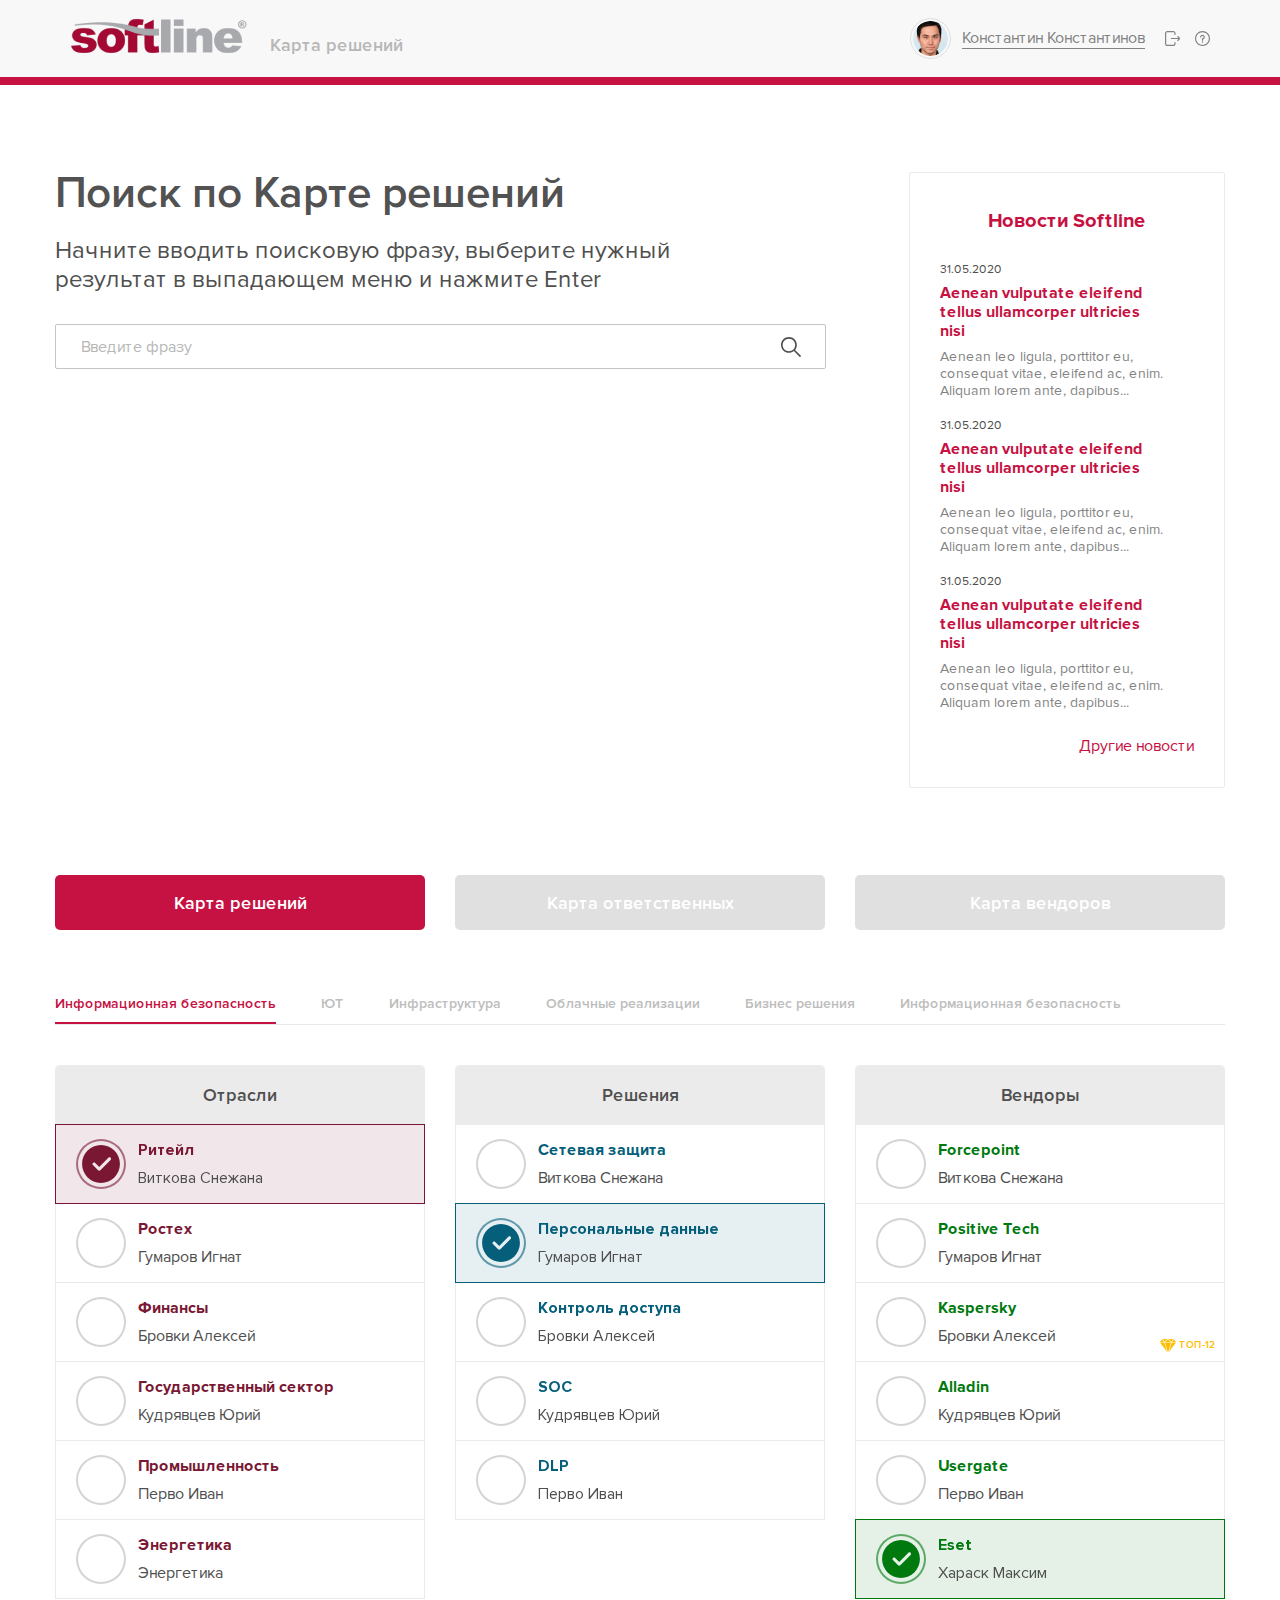
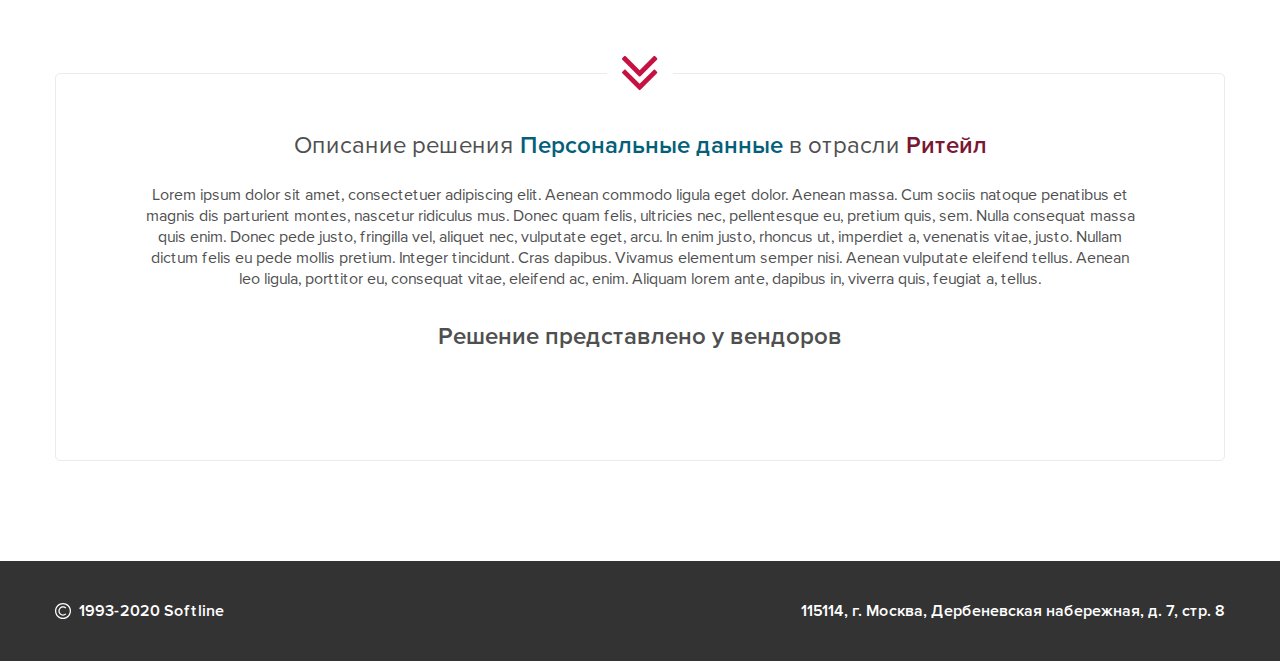
<file: index.html>
<!DOCTYPE html>
<html lang="ru">
	<head>
		<meta http-equiv="Content-Type" content="text/html; charset=utf-8">
		<!-- Переключение IE в последнию версию, на случай если в настройках пользователя стоит меньшая -->
		<meta http-equiv="X-UA-Compatible" content="IE=edge">

		<!-- Адаптирование страницы для мобильных устройств -->
		<meta name="viewport" content="width=device-width, initial-scale=1, maximum-scale=1">

		<!-- Запрет распознования номера телефона -->
		<meta name="format-detection" content="telephone=no">
		<meta name="SKYPE_TOOLBAR" content ="SKYPE_TOOLBAR_PARSER_COMPATIBLE">

		<!-- Заголовок страницы -->
		<title>Заголовок страницы</title>

		<!-- Данное значение часто используют(использовали) поисковые системы -->
		<meta name="description" content="">
		<meta name="keywords" content="">

		<!-- Традиционная иконка сайта, размер 16x16, прозрачность поддерживается. Рекомендуемый формат: .ico или .png -->
		<link rel="shortcut icon" href="images/favicon.ico">

		<!-- Подключение файлов стилей -->
		<link rel="stylesheet" href="css/owl.carousel.css">
		<link rel="stylesheet" href="css/fancybox.css">
		<link rel="stylesheet" href="css/styles.css">

		<link rel="stylesheet" href="css/response_1199.css" media="(max-width: 1199px)">
		<link rel="stylesheet" href="css/response_1023.css" media="(max-width: 1023px)">
		<link rel="stylesheet" href="css/response_767.css" media="(max-width: 767px)">
		<link rel="stylesheet" href="css/response_479.css" media="(max-width: 479px)">
		<link rel="stylesheet" href="css/response_374.css" media="(max-width: 374px)">
	</head>

	<body>
		<div class="wrap">
			<div class="main">
				<!-- Шапка -->
				<header>
					<div class="cont flex">
						<div class="logo_wrap flex">
							<div class="logo"><a href="#"><img src="images/logo.png" alt=""></a></div>

							<div class="logo_text">Карта решений</div>
						</div>

						<div class="mob_search_btn">
							<button type="button">
								<svg class="icon">
									<use xlink:href="#ic_search"></use>
								</svg>
							</button>
						</div>

						<div class="user_wrap flex">
							<a href="#" class="user flex">
								<div class="thumb flex"><div class="thumb_inner"><img src="images/user_img1.png" alt=""></div></div>

								<div class="name">Константин Константинов</div>
							</a>

							<div class="open_links_btn">
								<button type="button">
									<svg class="icon">
										<use xlink:href="#ic_arrow-down"></use>
									</svg>
								</button>
							</div>

							<div class="links flex">
								<div class="link">
									<a href="#">
										<svg class="icon">
											<use xlink:href="#ic_logout"></use>
										</svg>
									</a>
								</div>

								<div class="link">
									<a href="#">
										<svg class="icon">
											<use xlink:href="#ic_question"></use>
										</svg>
									</a>
								</div>
							</div>
						</div>

						<div class="search_box search_mob">
							<form action="" class="search">
								<input type="text" name="" value="" placeholder="Введите фразу" class="input">

								<button type="button" class="search_close"></button>
							</form>

							<div class="search_results">
								<div class="scroll">
									<div class="title">Продукты:</div>

									<ul>
										<li><a href="#">Windows Server 2010, <span>продажа лицензий</span></a></li>
										<li><a href="#">Windows 10, <span>продажа лицензий</span></a></li>
										<li><a href="#">Windows Azure, <span>продажа лицензий</span></a></li>
									</ul>

									<div class="title">Направления:</div>

									<ul>
										<li><a href="#">Обучение Windows Server 10, <span>направление учебного центра</span></a></li>
										<li><a href="#">Обучение Windows 10, <span>направление учебного центра</span></a></li>
										<li><a href="#">Обучение Windows Azure, <span>направление учебного центра</span></a></li>
									</ul>

									<div class="title">Сотрудники:</div>

									<ul>
										<li><a href="#">Олег Родионов, <span>инженер отдел внедрения Windows</span></a></li>
										<li><a href="#">Александр Дмитриев, <span>менеджер, группа продаж Windows</span></a></li>
										<li><a href="#">Обучение Windows Azure, <span>направление учебного центра</span></a></li>
									</ul>

									<div class="title">Документы:</div>

									<ul>
										<li><a href="#">Новые возможности Windows, <span>презентация</span></a></li>
										<li><a href="#">Новые возможности Windows, <span>презентация</span></a></li>
										<li><a href="#">Новые возможности Windows, <span>презентация</span></a></li>
										<li><a href="#">Новые возможности Windows, <span>презентация</span></a></li>
									</ul>
								</div>
							</div>
						</div>
					</div>
				</header>
				<!-- End Шапка -->


				<!-- Основная часть -->
				<section class="section_main">
					<div class="cont flex">
						<div class="content mob_main">
							<div class="search_box">
								<h1 class="main_title">Поиск по Карте решений</h1>

								<div class="note">Начните вводить поисковую фразу, выберите нужный результат в выпадающем меню и нажмите Enter</div>

								<form action="" class="search">
									<input type="text" name="" value="" placeholder="Введите фразу" class="input">

									<button type="submit" class="search_btn">
										<svg class="icon">
											<use xlink:href="#ic_search"></use>
										</svg>
									</button>
								</form>

								<div class="search_results">
									<div class="scroll">
										<div class="title">Продукты:</div>

										<ul>
											<li><a href="#">Windows Server 2010, <span>продажа лицензий</span></a></li>
											<li><a href="#">Windows 10, <span>продажа лицензий</span></a></li>
											<li><a href="#">Windows Azure, <span>продажа лицензий</span></a></li>
										</ul>

										<div class="title">Направления:</div>

										<ul>
											<li><a href="#">Обучение Windows Server 10, <span>направление учебного центра</span></a></li>
											<li><a href="#">Обучение Windows 10, <span>направление учебного центра</span></a></li>
											<li><a href="#">Обучение Windows Azure, <span>направление учебного центра</span></a></li>
										</ul>

										<div class="title">Сотрудники:</div>

										<ul>
											<li><a href="#">Олег Родионов, <span>инженер отдел внедрения Windows</span></a></li>
											<li><a href="#">Александр Дмитриев, <span>менеджер, группа продаж Windows</span></a></li>
											<li><a href="#">Обучение Windows Azure, <span>направление учебного центра</span></a></li>
										</ul>

										<div class="title">Документы:</div>

										<ul>
											<li><a href="#">Новые возможности Windows, <span>презентация</span></a></li>
											<li><a href="#">Новые возможности Windows, <span>презентация</span></a></li>
											<li><a href="#">Новые возможности Windows, <span>презентация</span></a></li>
											<li><a href="#">Новые возможности Windows, <span>презентация</span></a></li>
										</ul>
									</div>
								</div>
							</div>
						</div>

						<aside class="aside">
							<div class="news">
								<div class="title">Новости Softline</div>

								<div class="items">
									<div class="item">
										<div class="date">31.05.2020</div>

										<div class="name"><a href="#">Aenean vulputate eleifend tellus ullamcorper ultricies nisi</a></div>

										<div class="desc">Aenean leo ligula, porttitor eu, consequat vitae, eleifend ac, enim. Aliquam lorem ante, dapibus...</div>
									</div>

									<div class="item">
										<div class="date">31.05.2020</div>

										<div class="name"><a href="#">Aenean vulputate eleifend tellus ullamcorper ultricies nisi</a></div>

										<div class="desc">Aenean leo ligula, porttitor eu, consequat vitae, eleifend ac, enim. Aliquam lorem ante, dapibus...</div>
									</div>

									<div class="item">
										<div class="date">31.05.2020</div>

										<div class="name"><a href="#">Aenean vulputate eleifend tellus ullamcorper ultricies nisi</a></div>

										<div class="desc">Aenean leo ligula, porttitor eu, consequat vitae, eleifend ac, enim. Aliquam lorem ante, dapibus...</div>
									</div>
								</div>

								<div class="link_other"><a href="#">Другие новости</a></div>
							</div>
						</aside>

						<div class="trees tabs_container">
							<div class="main_tabs tabs">
								<button type="button" data-content="#tab1" data-level="level1" class="active">Карта решений</button>

								<button type="button" data-content="#tab2" data-level="level1">Карта ответственных</button>

								<button type="button" data-content="#tab3" data-level="level1">Карта вендоров</button>
							</div>

							<div class="tab_content level1 active tabs_container" id="tab1">
								<div class="line_tabs tabs">
									<button type="button" data-content="#tab1-1" data-level="level2" class="active">Информационная безопасность</button>
									<button type="button" data-content="#tab1-2" data-level="level2">ЮТ</button>
									<button type="button" data-content="#tab1-3" data-level="level2">Инфраструктура</button>
									<button type="button" data-content="#tab1-4" data-level="level2">Облачные реализации</button>
									<button type="button" data-content="#tab1-5" data-level="level2">Бизнес решения</button>
									<button type="button" data-content="#tab1-6" data-level="level2">Информационная безопасность</button>
								</div>

								<div class="tab_content level2 active" id="tab1-1">
									<div class="decisions_tree">
										<div class="counter"><span class="this">1</span> из <span class="all">3</span></div>

										<div class="carousel owl-carousel">
											<div class="slide">
												<div class="item">
													<div class="head">Отрасли</div>

													<div class="body">
														<label class="label_radio">
															<input type="radio" name="industries" checked />

															<span class="radio_text">
																<span class="title"><a href="/">Ритейл</a></span>

																<span class="name"><a href="/">Виткова Снежана</a></span>
															</span>
														</label>

														<label class="label_radio">
															<input type="radio" name="industries" />

															<span class="radio_text">
																<span class="title"><a href="/">Ростех</a></span>

																<span class="name"><a href="/">Гумаров Игнат</a></span>
															</span>
														</label>

														<label class="label_radio">
															<input type="radio" name="industries" />

															<span class="radio_text">
																<span class="title"><a href="/">Финансы</a></span>

																<span class="name"><a href="/">Бровки Алексей</a></span>
															</span>
														</label>

														<label class="label_radio">
															<input type="radio" name="industries" />

															<span class="radio_text">
																<span class="title"><a href="/">Государственный сектор</a></span>

																<span class="name"><a href="/">Кудрявцев Юрий</a></span>
															</span>
														</label>

														<label class="label_radio">
															<input type="radio" name="industries" />

															<span class="radio_text">
																<span class="title"><a href="/">Промышленность</a></span>

																<span class="name"><a href="/">Перво Иван</a></span>
															</span>
														</label>

														<label class="label_radio">
															<input type="radio" name="industries" />

															<span class="radio_text">
																<span class="title"><a href="/">Энергетика</a></span>

																<span class="name"><a href="/">Энергетика</a></span>
															</span>
														</label>
													</div>
												</div>
											</div>

											<div class="slide">
												<div class="item">
													<div class="head">Решения</div>

													<div class="body">
														<label class="label_radio blue">
															<input type="radio" name="decisions" />

															<span class="radio_text">
																<span class="title"><a href="/">Сетевая защита</a></span>

																<span class="name"><a href="/">Виткова Снежана</a></span>
															</span>
														</label>

														<label class="label_radio blue">
															<input type="radio" name="decisions" checked />

															<span class="radio_text">
																<span class="title"><a href="/">Персональные данные</a></span>

																<span class="name"><a href="/">Гумаров Игнат</a></span>
															</span>
														</label>

														<label class="label_radio blue">
															<input type="radio" name="decisions" />

															<span class="radio_text">
																<span class="title"><a href="/">Контроль доступа</a></span>

																<span class="name"><a href="/">Бровки Алексей</a></span>
															</span>
														</label>

														<label class="label_radio blue">
															<input type="radio" name="decisions" />

															<span class="radio_text">
																<span class="title"><a href="/">SOC</a></span>

																<span class="name"><a href="/">Кудрявцев Юрий</a></span>
															</span>
														</label>

														<label class="label_radio blue">
															<input type="radio" name="decisions" />

															<span class="radio_text">
																<span class="title"><a href="/">DLP</a></span>

																<span class="name"><a href="/">Перво Иван</a></span>
															</span>
														</label>
													</div>
												</div>
											</div>

											<div class="slide">
												<div class="item">
													<div class="head">Вендоры</div>

													<div class="body">
														<label class="label_radio green">
															<input type="radio" name="vendors" />

															<span class="radio_text">
																<span class="title"><a href="/">Forcepoint</a></span>

																<span class="name"><a href="/">Виткова Снежана</a></span>

																<!-- <span class="evaluation">
																	<img src="images/diamond_silver.svg" alt="">
																	ТОП-29
																</span> -->
															</span>
														</label>

														<label class="label_radio green">
															<input type="radio" name="vendors" />

															<span class="radio_text">
																<span class="title"><a href="/">Positive Tech</a></span>

																<span class="name"><a href="/">Гумаров Игнат</a></span>
															</span>
														</label>

														<label class="label_radio green">
															<input type="radio" name="vendors" />

															<span class="radio_text">
																<span class="title"><a href="/">Kaspersky</a></span>

																<span class="name"><a href="/">Бровки Алексей</a></span>

																<span class="evaluation gold">
																	<img src="images/diamond_gold.svg" alt="">
																	ТОП-12
																</span>
															</span>
														</label>

														<label class="label_radio green">
															<input type="radio" name="vendors" />

															<span class="radio_text">
																<span class="title"><a href="/">Alladin</a></span>

																<span class="name"><a href="/">Кудрявцев Юрий</a></span>
															</span>
														</label>

														<label class="label_radio green">
															<input type="radio" name="vendors" />

															<span class="radio_text">
																<span class="title"><a href="/">Usergate</a></span>

																<span class="name"><a href="/">Перво Иван</a></span>
															</span>
														</label>

														<label class="label_radio green">
															<input type="radio" name="vendors" checked />

															<span class="radio_text">
																<span class="title"><a href="/">Eset</a></span>

																<span class="name"><a href="/">Хараск Максим</a></span>
															</span>
														</label>
													</div>
												</div>
											</div>
										</div>
									</div>
								</div>

								<div class="tab_content level2" id="tab1-2">
									<div class="decisions_tree">
										<div class="counter"><span class="this">1</span> из <span class="all">3</span></div>

										<div class="carousel owl-carousel">
											<div class="slide">
												<div class="item">
													<div class="head">Отрасли</div>

													<div class="body">
														<label class="label_radio">
															<input type="radio" name="industries2" checked />

															<span class="radio_text">
																<span class="title"><a href="/">Ритейл</a></span>

																<span class="name"><a href="/">Виткова Снежана</a></span>
															</span>
														</label>

														<label class="label_radio">
															<input type="radio" name="industries2" />

															<span class="radio_text">
																<span class="title"><a href="/">Ростех</a></span>

																<span class="name"><a href="/">Гумаров Игнат</a></span>
															</span>
														</label>

														<label class="label_radio">
															<input type="radio" name="industries2" />

															<span class="radio_text">
																<span class="title"><a href="/">Финансы</a></span>

																<span class="name"><a href="/">Бровки Алексей</a></span>
															</span>
														</label>

														<label class="label_radio">
															<input type="radio" name="industries2" />

															<span class="radio_text">
																<span class="title"><a href="/">Государственный сектор</a></span>

																<span class="name"><a href="/">Кудрявцев Юрий</a></span>
															</span>
														</label>

														<label class="label_radio">
															<input type="radio" name="industries2" />

															<span class="radio_text">
																<span class="title"><a href="/">Промышленность</a></span>

																<span class="name"><a href="/">Перво Иван</a></span>
															</span>
														</label>

														<label class="label_radio">
															<input type="radio" name="industries2" />

															<span class="radio_text">
																<span class="title"><a href="/">Энергетика</a></span>

																<span class="name"><a href="/">Энергетика</a></span>
															</span>
														</label>
													</div>
												</div>
											</div>

											<div class="slide">
												<div class="item">
													<div class="head">Решения</div>

													<div class="body">
														<label class="label_radio blue">
															<input type="radio" name="decisions2" />

															<span class="radio_text">
																<span class="title"><a href="/">Сетевая защита</a></span>

																<span class="name"><a href="/">Виткова Снежана</a></span>
															</span>
														</label>

														<label class="label_radio blue">
															<input type="radio" name="decisions2" checked />

															<span class="radio_text">
																<span class="title"><a href="/">Персональные данные</a></span>

																<span class="name"><a href="/">Гумаров Игнат</a></span>
															</span>
														</label>

														<label class="label_radio blue">
															<input type="radio" name="decisions2" />

															<span class="radio_text">
																<span class="title"><a href="/">Контроль доступа</a></span>

																<span class="name"><a href="/">Бровки Алексей</a></span>
															</span>
														</label>

														<label class="label_radio blue">
															<input type="radio" name="decisions2" />

															<span class="radio_text">
																<span class="title"><a href="/">SOC</a></span>

																<span class="name"><a href="/">Кудрявцев Юрий</a></span>
															</span>
														</label>

														<label class="label_radio blue">
															<input type="radio" name="decisions2" />

															<span class="radio_text">
																<span class="title"><a href="/">DLP</a></span>

																<span class="name"><a href="/">Перво Иван</a></span>
															</span>
														</label>
													</div>
												</div>
											</div>

											<div class="slide">
												<div class="item">
													<div class="head">Вендоры</div>

													<div class="body">
														<label class="label_radio green">
															<input type="radio" name="vendors2" />

															<span class="radio_text">
																<span class="title"><a href="/">Forcepoint</a></span>

																<span class="name"><a href="/">Виткова Снежана</a></span>
															</span>
														</label>

														<label class="label_radio green">
															<input type="radio" name="vendors2" />

															<span class="radio_text">
																<span class="title"><a href="/">Positive Tech</a></span>

																<span class="name"><a href="/">Гумаров Игнат</a></span>
															</span>
														</label>

														<label class="label_radio green">
															<input type="radio" name="vendors2" />

															<span class="radio_text">
																<span class="title"><a href="/">Kaspersky</a></span>

																<span class="name"><a href="/">Бровки Алексей</a></span>

																<span class="evaluation gold">
																	<img src="images/diamond_gold.svg" alt="">
																	ТОП-12
																</span>
															</span>
														</label>

														<label class="label_radio green">
															<input type="radio" name="vendors2" />

															<span class="radio_text">
																<span class="title"><a href="/">Alladin</a></span>

																<span class="name"><a href="/">Кудрявцев Юрий</a></span>
															</span>
														</label>

														<label class="label_radio green">
															<input type="radio" name="vendors2" />

															<span class="radio_text">
																<span class="title"><a href="/">Usergate</a></span>

																<span class="name"><a href="/">Перво Иван</a></span>
															</span>
														</label>

														<label class="label_radio green">
															<input type="radio" name="vendors2" checked />

															<span class="radio_text">
																<span class="title"><a href="/">Eset</a></span>

																<span class="name"><a href="/">Хараск Максим</a></span>
															</span>
														</label>
													</div>
												</div>
											</div>
										</div>
									</div>
								</div>

								<div class="tab_content level2" id="tab1-3">
									<div class="decisions_tree">
										<div class="counter"><span class="this">1</span> из <span class="all">3</span></div>

										<div class="carousel owl-carousel">
											<div class="slide">
												<div class="item">
													<div class="head">Отрасли</div>

													<div class="body">
														<label class="label_radio">
															<input type="radio" name="industries3" checked />

															<span class="radio_text">
																<span class="title"><a href="/">Ритейл</a></span>

																<span class="name"><a href="/">Виткова Снежана</a></span>
															</span>
														</label>

														<label class="label_radio">
															<input type="radio" name="industries3" />

															<span class="radio_text">
																<span class="title"><a href="/">Ростех</a></span>

																<span class="name"><a href="/">Гумаров Игнат</a></span>
															</span>
														</label>

														<label class="label_radio">
															<input type="radio" name="industries3" />

															<span class="radio_text">
																<span class="title"><a href="/">Финансы</a></span>

																<span class="name"><a href="/">Бровки Алексей</a></span>
															</span>
														</label>

														<label class="label_radio">
															<input type="radio" name="industries3" />

															<span class="radio_text">
																<span class="title"><a href="/">Государственный сектор</a></span>

																<span class="name"><a href="/">Кудрявцев Юрий</a></span>
															</span>
														</label>

														<label class="label_radio">
															<input type="radio" name="industries3" />

															<span class="radio_text">
																<span class="title"><a href="/">Промышленность</a></span>

																<span class="name"><a href="/">Перво Иван</a></span>
															</span>
														</label>

														<label class="label_radio">
															<input type="radio" name="industries3" />

															<span class="radio_text">
																<span class="title"><a href="/">Энергетика</a></span>

																<span class="name"><a href="/">Энергетика</a></span>
															</span>
														</label>
													</div>
												</div>
											</div>

											<div class="slide">
												<div class="item">
													<div class="head">Решения</div>

													<div class="body">
														<label class="label_radio blue">
															<input type="radio" name="decisions3" />

															<span class="radio_text">
																<span class="title"><a href="/">Сетевая защита</a></span>

																<span class="name"><a href="/">Виткова Снежана</a></span>
															</span>
														</label>

														<label class="label_radio blue">
															<input type="radio" name="decisions3" checked />

															<span class="radio_text">
																<span class="title"><a href="/">Персональные данные</a></span>

																<span class="name"><a href="/">Гумаров Игнат</a></span>
															</span>
														</label>

														<label class="label_radio blue">
															<input type="radio" name="decisions3" />

															<span class="radio_text">
																<span class="title"><a href="/">Контроль доступа</a></span>

																<span class="name"><a href="/">Бровки Алексей</a></span>
															</span>
														</label>

														<label class="label_radio blue">
															<input type="radio" name="decisions3" />

															<span class="radio_text">
																<span class="title"><a href="/">SOC</a></span>

																<span class="name"><a href="/">Кудрявцев Юрий</a></span>
															</span>
														</label>

														<label class="label_radio blue">
															<input type="radio" name="decisions3" />

															<span class="radio_text">
																<span class="title"><a href="/">DLP</a></span>

																<span class="name"><a href="/">Перво Иван</a></span>
															</span>
														</label>
													</div>
												</div>
											</div>

											<div class="slide">
												<div class="item">
													<div class="head">Вендоры</div>

													<div class="body">
														<label class="label_radio green">
															<input type="radio" name="vendors3" />

															<span class="radio_text">
																<span class="title"><a href="/">Forcepoint</a></span>

																<span class="name"><a href="/">Виткова Снежана</a></span>
															</span>
														</label>

														<label class="label_radio green">
															<input type="radio" name="vendors3" />

															<span class="radio_text">
																<span class="title"><a href="/">Positive Tech</a></span>

																<span class="name"><a href="/">Гумаров Игнат</a></span>
															</span>
														</label>

														<label class="label_radio green">
															<input type="radio" name="vendors3" />

															<span class="radio_text">
																<span class="title"><a href="/">Kaspersky</a></span>

																<span class="name"><a href="/">Бровки Алексей</a></span>

																<span class="evaluation gold">
																	<img src="images/diamond_gold.svg" alt="">
																	ТОП-12
																</span>
															</span>
														</label>

														<label class="label_radio green">
															<input type="radio" name="vendors3" />

															<span class="radio_text">
																<span class="title"><a href="/">Alladin</a></span>

																<span class="name"><a href="/">Кудрявцев Юрий</a></span>
															</span>
														</label>

														<label class="label_radio green">
															<input type="radio" name="vendors3" />

															<span class="radio_text">
																<span class="title"><a href="/">Usergate</a></span>

																<span class="name"><a href="/">Перво Иван</a></span>
															</span>
														</label>

														<label class="label_radio green">
															<input type="radio" name="vendors3" checked />

															<span class="radio_text">
																<span class="title"><a href="/">Eset</a></span>

																<span class="name"><a href="/">Хараск Максим</a></span>
															</span>
														</label>
													</div>
												</div>
											</div>
										</div>
									</div>
								</div>

								<div class="tab_content level2" id="tab1-4">
									<div class="decisions_tree">
										<div class="counter"><span class="this">1</span> из <span class="all">3</span></div>

										<div class="carousel owl-carousel">
											<div class="slide">
												<div class="item">
													<div class="head">Отрасли</div>

													<div class="body">
														<label class="label_radio">
															<input type="radio" name="industries4" checked />

															<span class="radio_text">
																<span class="title"><a href="/">Ритейл</a></span>

																<span class="name"><a href="/">Виткова Снежана</a></span>
															</span>
														</label>

														<label class="label_radio">
															<input type="radio" name="industries4" />

															<span class="radio_text">
																<span class="title"><a href="/">Ростех</a></span>

																<span class="name"><a href="/">Гумаров Игнат</a></span>
															</span>
														</label>

														<label class="label_radio">
															<input type="radio" name="industries4" />

															<span class="radio_text">
																<span class="title"><a href="/">Финансы</a></span>

																<span class="name"><a href="/">Бровки Алексей</a></span>
															</span>
														</label>

														<label class="label_radio">
															<input type="radio" name="industries4" />

															<span class="radio_text">
																<span class="title"><a href="/">Государственный сектор</a></span>

																<span class="name"><a href="/">Кудрявцев Юрий</a></span>
															</span>
														</label>

														<label class="label_radio">
															<input type="radio" name="industries4" />

															<span class="radio_text">
																<span class="title"><a href="/">Промышленность</a></span>

																<span class="name"><a href="/">Перво Иван</a></span>
															</span>
														</label>

														<label class="label_radio">
															<input type="radio" name="industries4" />

															<span class="radio_text">
																<span class="title"><a href="/">Энергетика</a></span>

																<span class="name"><a href="/">Энергетика</a></span>
															</span>
														</label>
													</div>
												</div>
											</div>

											<div class="slide">
												<div class="item">
													<div class="head">Решения</div>

													<div class="body">
														<label class="label_radio blue">
															<input type="radio" name="decisions4" />

															<span class="radio_text">
																<span class="title"><a href="/">Сетевая защита</a></span>

																<span class="name"><a href="/">Виткова Снежана</a></span>
															</span>
														</label>

														<label class="label_radio blue">
															<input type="radio" name="decisions4" checked />

															<span class="radio_text">
																<span class="title"><a href="/">Персональные данные</a></span>

																<span class="name"><a href="/">Гумаров Игнат</a></span>
															</span>
														</label>

														<label class="label_radio blue">
															<input type="radio" name="decisions4" />

															<span class="radio_text">
																<span class="title"><a href="/">Контроль доступа</a></span>

																<span class="name"><a href="/">Бровки Алексей</a></span>
															</span>
														</label>

														<label class="label_radio blue">
															<input type="radio" name="decisions4" />

															<span class="radio_text">
																<span class="title"><a href="/">SOC</a></span>

																<span class="name"><a href="/">Кудрявцев Юрий</a></span>
															</span>
														</label>

														<label class="label_radio blue">
															<input type="radio" name="decisions4" />

															<span class="radio_text">
																<span class="title"><a href="/">DLP</a></span>

																<span class="name"><a href="/">Перво Иван</a></span>
															</span>
														</label>
													</div>
												</div>
											</div>

											<div class="slide">
												<div class="item">
													<div class="head">Вендоры</div>

													<div class="body">
														<label class="label_radio green">
															<input type="radio" name="vendors4" />

															<span class="radio_text">
																<span class="title"><a href="/">Forcepoint</a></span>

																<span class="name"><a href="/">Виткова Снежана</a></span>
															</span>
														</label>

														<label class="label_radio green">
															<input type="radio" name="vendors4" />

															<span class="radio_text">
																<span class="title"><a href="/">Positive Tech</a></span>

																<span class="name"><a href="/">Гумаров Игнат</a></span>
															</span>
														</label>

														<label class="label_radio green">
															<input type="radio" name="vendors4" />

															<span class="radio_text">
																<span class="title"><a href="/">Kaspersky</a></span>

																<span class="name"><a href="/">Бровки Алексей</a></span>

																<span class="evaluation gold">
																	<img src="images/diamond_gold.svg" alt="">
																	ТОП-12
																</span>
															</span>
														</label>

														<label class="label_radio green">
															<input type="radio" name="vendors4" />

															<span class="radio_text">
																<span class="title"><a href="/">Alladin</a></span>

																<span class="name"><a href="/">Кудрявцев Юрий</a></span>
															</span>
														</label>

														<label class="label_radio green">
															<input type="radio" name="vendors4" />

															<span class="radio_text">
																<span class="title"><a href="/">Usergate</a></span>

																<span class="name"><a href="/">Перво Иван</a></span>
															</span>
														</label>

														<label class="label_radio green">
															<input type="radio" name="vendors4" checked />

															<span class="radio_text">
																<span class="title"><a href="/">Eset</a></span>

																<span class="name"><a href="/">Хараск Максим</a></span>
															</span>
														</label>
													</div>
												</div>
											</div>
										</div>
									</div>
								</div>

								<div class="tab_content level2" id="tab1-5">
									<div class="decisions_tree">
										<div class="counter"><span class="this">1</span> из <span class="all">3</span></div>

										<div class="carousel owl-carousel">
											<div class="slide">
												<div class="item">
													<div class="head">Отрасли</div>

													<div class="body">
														<label class="label_radio">
															<input type="radio" name="industries5" checked />

															<span class="radio_text">
																<span class="title"><a href="/">Ритейл</a></span>

																<span class="name"><a href="/">Виткова Снежана</a></span>
															</span>
														</label>

														<label class="label_radio">
															<input type="radio" name="industries5" />

															<span class="radio_text">
																<span class="title"><a href="/">Ростех</a></span>

																<span class="name"><a href="/">Гумаров Игнат</a></span>
															</span>
														</label>

														<label class="label_radio">
															<input type="radio" name="industries5" />

															<span class="radio_text">
																<span class="title"><a href="/">Финансы</a></span>

																<span class="name"><a href="/">Бровки Алексей</a></span>
															</span>
														</label>

														<label class="label_radio">
															<input type="radio" name="industries5" />

															<span class="radio_text">
																<span class="title"><a href="/">Государственный сектор</a></span>

																<span class="name"><a href="/">Кудрявцев Юрий</a></span>
															</span>
														</label>

														<label class="label_radio">
															<input type="radio" name="industries5" />

															<span class="radio_text">
																<span class="title"><a href="/">Промышленность</a></span>

																<span class="name"><a href="/">Перво Иван</a></span>
															</span>
														</label>

														<label class="label_radio">
															<input type="radio" name="industries5" />

															<span class="radio_text">
																<span class="title"><a href="/">Энергетика</a></span>

																<span class="name"><a href="/">Энергетика</a></span>
															</span>
														</label>
													</div>
												</div>
											</div>

											<div class="slide">
												<div class="item">
													<div class="head">Решения</div>

													<div class="body">
														<label class="label_radio blue">
															<input type="radio" name="decisions5" />

															<span class="radio_text">
																<span class="title"><a href="/">Сетевая защита</a></span>

																<span class="name"><a href="/">Виткова Снежана</a></span>
															</span>
														</label>

														<label class="label_radio blue">
															<input type="radio" name="decisions5" checked />

															<span class="radio_text">
																<span class="title"><a href="/">Персональные данные</a></span>

																<span class="name"><a href="/">Гумаров Игнат</a></span>
															</span>
														</label>

														<label class="label_radio blue">
															<input type="radio" name="decisions5" />

															<span class="radio_text">
																<span class="title"><a href="/">Контроль доступа</a></span>

																<span class="name"><a href="/">Бровки Алексей</a></span>
															</span>
														</label>

														<label class="label_radio blue">
															<input type="radio" name="decisions5" />

															<span class="radio_text">
																<span class="title"><a href="/">SOC</a></span>

																<span class="name"><a href="/">Кудрявцев Юрий</a></span>
															</span>
														</label>

														<label class="label_radio blue">
															<input type="radio" name="decisions5" />

															<span class="radio_text">
																<span class="title"><a href="/">DLP</a></span>

																<span class="name"><a href="/">Перво Иван</a></span>
															</span>
														</label>
													</div>
												</div>
											</div>

											<div class="slide">
												<div class="item">
													<div class="head">Вендоры</div>

													<div class="body">
														<label class="label_radio green">
															<input type="radio" name="vendors5" />

															<span class="radio_text">
																<span class="title"><a href="/">Forcepoint</a></span>

																<span class="name"><a href="/">Виткова Снежана</a></span>
															</span>
														</label>

														<label class="label_radio green">
															<input type="radio" name="vendors5" />

															<span class="radio_text">
																<span class="title"><a href="/">Positive Tech</a></span>

																<span class="name"><a href="/">Гумаров Игнат</a></span>
															</span>
														</label>

														<label class="label_radio green">
															<input type="radio" name="vendors5" />

															<span class="radio_text">
																<span class="title"><a href="/">Kaspersky</a></span>

																<span class="name"><a href="/">Бровки Алексей</a></span>

																<span class="evaluation gold">
																	<img src="images/diamond_gold.svg" alt="">
																	ТОП-12
																</span>
															</span>
														</label>

														<label class="label_radio green">
															<input type="radio" name="vendors5" />

															<span class="radio_text">
																<span class="title"><a href="/">Alladin</a></span>

																<span class="name"><a href="/">Кудрявцев Юрий</a></span>
															</span>
														</label>

														<label class="label_radio green">
															<input type="radio" name="vendors5" />

															<span class="radio_text">
																<span class="title"><a href="/">Usergate</a></span>

																<span class="name"><a href="/">Перво Иван</a></span>
															</span>
														</label>

														<label class="label_radio green">
															<input type="radio" name="vendors5" checked />

															<span class="radio_text">
																<span class="title"><a href="/">Eset</a></span>

																<span class="name"><a href="/">Хараск Максим</a></span>
															</span>
														</label>
													</div>
												</div>
											</div>
										</div>
									</div>
								</div>

								<div class="tab_content level2" id="tab1-6">
									<div class="decisions_tree">
										<div class="counter"><span class="this">1</span> из <span class="all">3</span></div>

										<div class="carousel owl-carousel">
											<div class="slide">
												<div class="item">
													<div class="head">Отрасли</div>

													<div class="body">
														<label class="label_radio">
															<input type="radio" name="industries6" checked />

															<span class="radio_text">
																<span class="title"><a href="/">Ритейл</a></span>

																<span class="name"><a href="/">Виткова Снежана</a></span>
															</span>
														</label>

														<label class="label_radio">
															<input type="radio" name="industries6" />

															<span class="radio_text">
																<span class="title"><a href="/">Ростех</a></span>

																<span class="name"><a href="/">Гумаров Игнат</a></span>
															</span>
														</label>

														<label class="label_radio">
															<input type="radio" name="industries6" />

															<span class="radio_text">
																<span class="title"><a href="/">Финансы</a></span>

																<span class="name"><a href="/">Бровки Алексей</a></span>
															</span>
														</label>

														<label class="label_radio">
															<input type="radio" name="industries6" />

															<span class="radio_text">
																<span class="title"><a href="/">Государственный сектор</a></span>

																<span class="name"><a href="/">Кудрявцев Юрий</a></span>
															</span>
														</label>

														<label class="label_radio">
															<input type="radio" name="industries6" />

															<span class="radio_text">
																<span class="title"><a href="/">Промышленность</a></span>

																<span class="name"><a href="/">Перво Иван</a></span>
															</span>
														</label>

														<label class="label_radio">
															<input type="radio" name="industries6" />

															<span class="radio_text">
																<span class="title"><a href="/">Энергетика</a></span>

																<span class="name"><a href="/">Энергетика</a></span>
															</span>
														</label>
													</div>
												</div>
											</div>

											<div class="slide">
												<div class="item">
													<div class="head">Решения</div>

													<div class="body">
														<label class="label_radio blue">
															<input type="radio" name="decisions6" />

															<span class="radio_text">
																<span class="title"><a href="/">Сетевая защита</a></span>

																<span class="name"><a href="/">Виткова Снежана</a></span>
															</span>
														</label>

														<label class="label_radio blue">
															<input type="radio" name="decisions6" checked />

															<span class="radio_text">
																<span class="title"><a href="/">Персональные данные</a></span>

																<span class="name"><a href="/">Гумаров Игнат</a></span>
															</span>
														</label>

														<label class="label_radio blue">
															<input type="radio" name="decisions6" />

															<span class="radio_text">
																<span class="title"><a href="/">Контроль доступа</a></span>

																<span class="name"><a href="/">Бровки Алексей</a></span>
															</span>
														</label>

														<label class="label_radio blue">
															<input type="radio" name="decisions6" />

															<span class="radio_text">
																<span class="title"><a href="/">SOC</a></span>

																<span class="name"><a href="/">Кудрявцев Юрий</a></span>
															</span>
														</label>

														<label class="label_radio blue">
															<input type="radio" name="decisions6" />

															<span class="radio_text">
																<span class="title"><a href="/">DLP</a></span>

																<span class="name"><a href="/">Перво Иван</a></span>
															</span>
														</label>
													</div>
												</div>
											</div>

											<div class="slide">
												<div class="item">
													<div class="head">Вендоры</div>

													<div class="body">
														<label class="label_radio green">
															<input type="radio" name="vendors6" />

															<span class="radio_text">
																<span class="title"><a href="/">Forcepoint</a></span>

																<span class="name"><a href="/">Виткова Снежана</a></span>
															</span>
														</label>

														<label class="label_radio green">
															<input type="radio" name="vendors6" />

															<span class="radio_text">
																<span class="title"><a href="/">Positive Tech</a></span>

																<span class="name"><a href="/">Гумаров Игнат</a></span>
															</span>
														</label>

														<label class="label_radio green">
															<input type="radio" name="vendors6" />

															<span class="radio_text">
																<span class="title"><a href="/">Kaspersky</a></span>

																<span class="name"><a href="/">Бровки Алексей</a></span>

																<span class="evaluation gold">
																	<img src="images/diamond_gold.svg" alt="">
																	ТОП-12
																</span>
															</span>
														</label>

														<label class="label_radio green">
															<input type="radio" name="vendors6" />

															<span class="radio_text">
																<span class="title"><a href="/">Alladin</a></span>

																<span class="name"><a href="/">Кудрявцев Юрий</a></span>
															</span>
														</label>

														<label class="label_radio green">
															<input type="radio" name="vendors6" />

															<span class="radio_text">
																<span class="title"><a href="/">Usergate</a></span>

																<span class="name"><a href="/">Перво Иван</a></span>
															</span>
														</label>

														<label class="label_radio green">
															<input type="radio" name="vendors6" checked />

															<span class="radio_text">
																<span class="title"><a href="/">Eset</a></span>

																<span class="name"><a href="/">Хараск Максим</a></span>
															</span>
														</label>
													</div>
												</div>
											</div>
										</div>
									</div>
								</div>

								<div class="decisions_description">
									<div class="title">Описание решения <a href="/" class="blue"><b>Персональные данные</b></a> в отрасли <a href="/" class="red"><b>Ритейл</b></a></div>

									<div class="note">Lorem ipsum dolor sit amet, consectetuer adipiscing elit. Aenean commodo ligula eget dolor. Aenean massa. Cum sociis natoque penatibus et magnis dis parturient montes, nascetur ridiculus mus. Donec quam felis, ultricies nec, pellentesque eu, pretium quis, sem. Nulla consequat massa quis enim. Donec pede justo, fringilla vel, aliquet nec, vulputate eget, arcu. In enim justo, rhoncus ut, imperdiet a, venenatis vitae, justo. Nullam dictum felis eu pede mollis pretium. Integer tincidunt. Cras dapibus. Vivamus elementum semper nisi. Aenean vulputate eleifend tellus. Aenean leo ligula, porttitor eu, consequat vitae, eleifend ac, enim. Aliquam lorem ante, dapibus in, viverra quis, feugiat a, tellus.</div>

									<div class="vendors">
										<div class="title">Решение представлено у вендоров</div>

										<div class="grid flex">
											<div class="item">
												<a href="/"><img data-src="images/vendor_img1.png" class="lozad" alt=""></a>
											</div>

											<div class="item">
												<a href="/"><img data-src="images/vendor_img2.png" class="lozad" alt=""></a>
											</div>

											<div class="item">
												<a href="/"><img data-src="images/vendor_img3.png" class="lozad" alt=""></a>
											</div>
										</div>
									</div>
								</div>
							</div>

							<div class="tab_content level1 tabs_container" id="tab2">
								<div class="line_tabs line_tabs2 tabs">
									<button type="button" data-content="#tab2-1" data-level="level2" class="active">Организационная структура продавцов</button>

									<button type="button" data-content="#tab2-2" data-level="level2">Организационная структура сервисов</button>
								</div>

								<div class="tab_content level2 active" id="tab2-1">
									<div class="responsible_tree">
										<div class="counter"><span class="this">1</span> из <span class="all">3</span></div>

										<div class="carousel owl-carousel">
											<div class="slide">
												<div class="item">
													<div class="head">Управление инфомационной безопасности</div>

													<div class="body">
														<label class="label_radio">
															<input type="radio" name="management_security" checked />

															<span class="radio_text">
																<span class="title"><a href="#">Петрик Михаил</a></span>

																<span class="name"><a href="#">Отраслевая экспертиза</a></span>
															</span>
														</label>

														<label class="label_radio">
															<input type="radio" name="management_security" />

															<span class="radio_text">
																<span class="title"><a href="#">Ковалев Дмитрий</a></span>

																<span class="name"><a href="#">Технологическая экспертиза</a></span>
															</span>
														</label>

														<label class="label_radio">
															<input type="radio" name="management_security" />

															<span class="radio_text">
																<span class="title"><a href="#">Малышев Михаил</a></span>

																<span class="name"><a href="#">Продуктовая экспертиза</a></span>
															</span>
														</label>
													</div>
												</div>
											</div>

											<div class="slide">
												<div class="item">
													<div class="head">Управление <br>сервисов</div>

													<div class="body">
														<label class="label_radio">
															<input type="radio" name="management_security" />

															<span class="radio_text">
																<span class="title"><a href="#">Департамент <br>инфраструктурных решений</a></span>

																<span class="name"><a href="#">Стрельников Алексей</a></span>
															</span>
														</label>

														<label class="label_radio">
															<input type="radio" name="management_security" />

															<span class="radio_text">
																<span class="title"><a href="#">Департамент <br>бизнес-решений</a></span>

																<span class="name"><a href="#">Адрианов Максим</a></span>
															</span>
														</label>

														<label class="label_radio">
															<input type="radio" name="management_security" />

															<span class="radio_text">
																<span class="title"><a href="#">Департамент <br>типисовых решений</a></span>

																<span class="name"><a href="#">Типисова Елена</a></span>
															</span>
														</label>

														<label class="label_radio">
															<input type="radio" name="management_security" />

															<span class="radio_text">
																<span class="title"><a href="#">Департамент САПР, ГИС <br>и математических технологий</a></span>

																<span class="name"><a href="#">Русин Дмитрий</a></span>
															</span>
														</label>
													</div>
												</div>
											</div>

											<div class="slide">
												<div class="item">
													<div class="head">Управление <br>облачных технологий</div>

													<div class="body">
														<label class="label_radio">
															<input type="radio" name="management_security" />

															<span class="radio_text">
																<span class="title"><a href="#">Буковский Вадим</a></span>

																<span class="name"><a href="#">Отраслевая экспертиза (МСК)</a></span>
															</span>
														</label>

														<label class="label_radio">
															<input type="radio" name="management_security" />

															<span class="radio_text">
																<span class="title"><a href="#">Егорычев Владимир</a></span>

																<span class="name"><a href="#">Региональная экспертиза</a></span>
															</span>
														</label>

														<label class="label_radio">
															<input type="radio" name="management_security" />

															<span class="radio_text">
																<span class="title"><a href="#">Сапронов Дмитрий</a></span>

																<span class="name"><a href="#">Клиентская экспертиза</a></span>
															</span>
														</label>
													</div>
												</div>
											</div>
										</div>
									</div>
								</div>

								<div class="tab_content level2" id="tab2-2">
									<div class="responsible_tree">
										<div class="counter"><span class="this">1</span> из <span class="all">3</span></div>

										<div class="carousel owl-carousel">
											<div class="slide">
												<div class="item">
													<div class="head">Управление инфомационной безопасности</div>

													<div class="body">
														<label class="label_radio">
															<input type="radio" name="management_security" />

															<span class="radio_text">
																<span class="title"><a href="#">Петрик Михаил</a></span>

																<span class="name"><a href="#">Отраслевая экспертиза</a></span>
															</span>
														</label>

														<label class="label_radio">
															<input type="radio" name="management_security" />

															<span class="radio_text">
																<span class="title"><a href="#">Ковалев Дмитрий</a></span>

																<span class="name"><a href="#">Технологическая экспертиза</a></span>
															</span>
														</label>

														<label class="label_radio">
															<input type="radio" name="management_security" />

															<span class="radio_text">
																<span class="title"><a href="#">Малышев Михаил</a></span>

																<span class="name"><a href="#">Продуктовая экспертиза</a></span>
															</span>
														</label>
													</div>
												</div>
											</div>

											<div class="slide">
												<div class="item">
													<div class="head">Управление <br>сервисов</div>

													<div class="body">
														<label class="label_radio">
															<input type="radio" name="management_security" />

															<span class="radio_text">
																<span class="title"><a href="#">Департамент <br>инфраструктурных решений</a></span>

																<span class="name"><a href="#">Стрельников Алексей</a></span>
															</span>
														</label>

														<label class="label_radio">
															<input type="radio" name="management_security" />

															<span class="radio_text">
																<span class="title"><a href="#">Департамент <br>бизнес-решений</a></span>

																<span class="name"><a href="#">Адрианов Максим</a></span>
															</span>
														</label>

														<label class="label_radio">
															<input type="radio" name="management_security" />

															<span class="radio_text">
																<span class="title"><a href="#">Департамент <br>типисовых решений</a></span>

																<span class="name"><a href="#">Типисова Елена</a></span>
															</span>
														</label>

														<label class="label_radio">
															<input type="radio" name="management_security" />

															<span class="radio_text">
																<span class="title"><a href="#">Департамент САПР, ГИС <br>и математических технологий</a></span>

																<span class="name"><a href="#">Русин Дмитрий</a></span>
															</span>
														</label>
													</div>
												</div>
											</div>

											<div class="slide">
												<div class="item">
													<div class="head">Управление <br>облачных технологий</div>

													<div class="body">
														<label class="label_radio">
															<input type="radio" name="management_security" />

															<span class="radio_text">
																<span class="title"><a href="#">Буковский Вадим</a></span>

																<span class="name"><a href="#">Отраслевая экспертиза (МСК)</a></span>
															</span>
														</label>

														<label class="label_radio">
															<input type="radio" name="management_security" />

															<span class="radio_text">
																<span class="title"><a href="#">Егорычев Владимир</a></span>

																<span class="name"><a href="#">Региональная экспертиза</a></span>
															</span>
														</label>

														<label class="label_radio">
															<input type="radio" name="management_security" />

															<span class="radio_text">
																<span class="title"><a href="#">Сапронов Дмитрий</a></span>

																<span class="name"><a href="#">Клиентская экспертиза</a></span>
															</span>
														</label>
													</div>
												</div>
											</div>
										</div>
									</div>
								</div>

								<div class="decisions_description">
									<div class="title"><b>Выбранный элемент <a href="/" class="pink">Отраслевая экспертиза</a></b></div>

									<div class="staff">
										<div class="officer chief">
											<div class="officer_name"><a href="#">Воловик Александр</a></div>

											<div class="officer_position">Руководитель группы</div>
										</div>

										<div class="staff_inner">
											<div class="grid flex">
												<div class="officer">
													<div class="officer_area"><a href="#">Ритейл/FMCG</a></div>

													<div class="officer_name"><a href="#">Осипов Сергей</a></div>

													<div class="officer_position">Менеджер по продаже решений</div>
												</div>

												<div class="officer">
													<div class="officer_area"><a href="#">Промышленность</a></div>

													<div class="officer_name"><a href="#">Полев Константин</a></div>

													<div class="officer_position">Менеджер по продаже решений</div>
												</div>

												<div class="officer">
													<div class="officer_area"><a href="#">Промышленность</a></div>

													<div class="officer_name"><a href="#">Ломакина Екатерина</a></div>

													<div class="officer_position">Менеджер по продаже решений</div>
												</div>

												<div class="officer">
													<div class="officer_area"><a href="#">Финансы/Телеком</a></div>

													<div class="officer_name"><a href="#">Светличная Ольга</a></div>

													<div class="officer_position">Менеджер по продаже решений</div>
												</div>
											</div>
										</div>
									</div>
								</div>
							</div>

							<div class="tab_content level1 tabs_container" id="tab3">
								<div class="line_tabs line_tabs2 tabs">
									<button type="button" data-content="#tab3-1" data-level="level2" class="active">ТОП-12</button>

									<button type="button" data-content="#tab3-2" data-level="level2">Второй приоритет</button>

									<button type="button" data-content="#tab3-3" data-level="level2">Третий приоритет</button>
								</div>

								<div class="tab_content level2 active" id="tab3-1">
									<div class="vendors_tree">
										<div class="thumbs">
											<div class="grid flex">
												<div class="item" data-slide-index="0">
													<img data-src="images/vendor_tree2.png" class="lozad" alt="">
												</div>

												<div class="item" data-slide-index="1">
													<img data-src="images/vendor_tree6.png" class="lozad" alt="">
												</div>

												<div class="item" data-slide-index="2">
													<img data-src="images/vendor_tree8.png" class="lozad" alt="">
												</div>

												<div class="item" data-slide-index="3">
													<img data-src="images/vendor_tree9.png" class="lozad" alt="">
												</div>

												<div class="item" data-slide-index="4">
													<img data-src="images/vendor_tree4.png" class="lozad" alt="">
												</div>

												<div class="item" data-slide-index="5">
													<img data-src="images/vendor_tree3.png" class="lozad" alt="">
												</div>

												<div class="item" data-slide-index="6">
													<img data-src="images/vendor_tree12.png" class="lozad" alt="">
												</div>

												<div class="item" data-slide-index="7">
													<img data-src="images/vendor_tree10.png" class="lozad" alt="">
												</div>

												<div class="item" data-slide-index="8">
													<img data-src="images/vendor_tree1.png" class="lozad" alt="">
												</div>

												<div class="item" data-slide-index="9">
													<img data-src="images/vendor_tree7.png" class="lozad" alt="">
												</div>

												<div class="item" data-slide-index="10">
													<img data-src="images/vendor_tree11.png" class="lozad" alt="">
												</div>

												<div class="item" data-slide-index="11">
													<img data-src="images/vendor_tree5.png" class="lozad" alt="">
												</div>
											</div>
										</div>

										<div class="carousel owl-carousel">
											<div class="slide">
												<div class="item">
													<div class="head">
														<img src="images/vendor_tree2.png" alt="">
													</div>

													<div class="body">
														<label class="label_radio">
															<input type="radio" name="vendor_top" />

															<span class="radio_text">
																<span class="title"><a href="#">Сетевая защита</a></span>

																<span class="name"><a href="#">Чигин Денис</a></span>
															</span>
														</label>

														<label class="label_radio">
															<input type="radio" name="vendor_top" />

															<span class="radio_text">
																<span class="title"><a href="#">Персональные данные</a></span>

																<span class="name"><a href="#">Катчиев Ринат</a></span>
															</span>
														</label>

														<label class="label_radio">
															<input type="radio" name="vendor_top" />

															<span class="radio_text">
																<span class="title"><a href="#">Контроль доступа</a></span>

																<span class="name"><a href="#">Давыдов Александр</a></span>
															</span>
														</label>

														<label class="label_radio">
															<input type="radio" name="vendor_top" />

															<span class="radio_text">
																<span class="title"><a href="#">Сетевая защита</a></span>

																<span class="name"><a href="#">Чигин Денис</a></span>
															</span>
														</label>

														<label class="label_radio">
															<input type="radio" name="vendor_top" />

															<span class="radio_text">
																<span class="title"><a href="#">Персональные данные</a></span>

																<span class="name"><a href="#">Катчиев Ринат</a></span>
															</span>
														</label>

														<label class="label_radio">
															<input type="radio" name="vendor_top" />

															<span class="radio_text">
																<span class="title"><a href="#">Контроль доступа</a></span>

																<span class="name"><a href="#">Давыдов Александр</a></span>
															</span>
														</label>
													</div>
												</div>
											</div>

											<div class="slide">
												<div class="item">
													<div class="head">
														<img src="images/vendor_tree6.png" alt="">
													</div>

													<div class="body">
														<label class="label_radio">
															<input type="radio" name="vendor_top" checked />

															<span class="radio_text">
																<span class="title"><a href="#">Сетевая защита</a></span>

																<span class="name"><a href="#">Чигин Денис</a></span>
															</span>
														</label>

														<label class="label_radio">
															<input type="radio" name="vendor_top" />

															<span class="radio_text">
																<span class="title"><a href="#">Персональные данные</a></span>

																<span class="name"><a href="#">Катчиев Ринат</a></span>
															</span>
														</label>

														<label class="label_radio">
															<input type="radio" name="vendor_top" />

															<span class="radio_text">
																<span class="title"><a href="#">Контроль доступа</a></span>

																<span class="name"><a href="#">Давыдов Александр</a></span>
															</span>
														</label>

														<label class="label_radio">
															<input type="radio" name="vendor_top" />

															<span class="radio_text">
																<span class="title"><a href="#">SOC</a></span>

																<span class="name"><a href="#">Не указан</a></span>
															</span>
														</label>

														<label class="label_radio">
															<input type="radio" name="vendor_top" />

															<span class="radio_text">
																<span class="title"><a href="#">Еще одно решение</a></span>

																<span class="name"><a href="#">Не указан</a></span>
															</span>
														</label>

														<label class="label_radio">
															<input type="radio" name="vendor_top" />

															<span class="radio_text">
																<span class="title"><a href="#">Еще одно решение</a></span>

																<span class="name"><a href="#">Не указан</a></span>
															</span>
														</label>

														<label class="label_radio">
															<input type="radio" name="vendor_top" />

															<span class="radio_text">
																<span class="title"><a href="#">Еще одно решение</a></span>

																<span class="name"><a href="#">Не указан</a></span>
															</span>
														</label>

														<label class="label_radio">
															<input type="radio" name="vendor_top" />

															<span class="radio_text">
																<span class="title"><a href="#">Еще одно решение</a></span>

																<span class="name"><a href="#">Не указан</a></span>
															</span>
														</label>
													</div>
												</div>
											</div>

											<div class="slide">
												<div class="item">
													<div class="head">
														<img src="images/vendor_tree8.png" alt="">
													</div>

													<div class="body">
														<label class="label_radio">
															<input type="radio" name="vendor_top" />

															<span class="radio_text">
																<span class="title"><a href="#">Сетевая защита</a></span>

																<span class="name"><a href="#">Чигин Денис</a></span>
															</span>
														</label>

														<label class="label_radio">
															<input type="radio" name="vendor_top" />

															<span class="radio_text">
																<span class="title"><a href="#">Персональные данные</a></span>

																<span class="name"><a href="#">Катчиев Ринат</a></span>
															</span>
														</label>

														<label class="label_radio">
															<input type="radio" name="vendor_top" />

															<span class="radio_text">
																<span class="title"><a href="#">SOC</a></span>

																<span class="name"><a href="#">Не указан</a></span>
															</span>
														</label>

														<label class="label_radio">
															<input type="radio" name="vendor_top" />

															<span class="radio_text">
																<span class="title"><a href="#">DLP</a></span>

																<span class="name"><a href="#">Не указан</a></span>
															</span>
														</label>

														<label class="label_radio">
															<input type="radio" name="vendor_top" />

															<span class="radio_text">
																<span class="title"><a href="#">Еще одно решение</a></span>

																<span class="name"><a href="#">Не указан</a></span>
															</span>
														</label>
													</div>
												</div>
											</div>

											<div class="slide">
												<div class="item">
													<div class="head">
														<img src="images/vendor_tree9.png" alt="">
													</div>

													<div class="body">
														<label class="label_radio">
															<input type="radio" name="vendor_top"/>

															<span class="radio_text">
																<span class="title"><a href="#">Сетевая защита</a></span>

																<span class="name"><a href="#">Чигин Денис</a></span>
															</span>
														</label>

														<label class="label_radio">
															<input type="radio" name="vendor_top" />

															<span class="radio_text">
																<span class="title"><a href="#">Персональные данные</a></span>

																<span class="name"><a href="#">Катчиев Ринат</a></span>
															</span>
														</label>

														<label class="label_radio">
															<input type="radio" name="vendor_top" />

															<span class="radio_text">
																<span class="title"><a href="#">SOC</a></span>

																<span class="name"><a href="#">Не указан</a></span>
															</span>
														</label>

														<label class="label_radio">
															<input type="radio" name="vendor_top" />

															<span class="radio_text">
																<span class="title"><a href="#">DLP</a></span>

																<span class="name"><a href="#">Не указан</a></span>
															</span>
														</label>

														<label class="label_radio">
															<input type="radio" name="vendor_top" />

															<span class="radio_text">
																<span class="title"><a href="#">Еще одно решение</a></span>

																<span class="name"><a href="#">Не указан</a></span>
															</span>
														</label>

														<label class="label_radio">
															<input type="radio" name="vendor_top" />

															<span class="radio_text">
																<span class="title"><a href="#">Еще одно решение</a></span>

																<span class="name"><a href="#">Не указан</a></span>
															</span>
														</label>

														<label class="label_radio">
															<input type="radio" name="vendor_top" />

															<span class="radio_text">
																<span class="title"><a href="#">Еще одно решение</a></span>

																<span class="name"><a href="#">Не указан</a></span>
															</span>
														</label>
													</div>
												</div>
											</div>

											<div class="slide">
												<div class="item">
													<div class="head">
														<img src="images/vendor_tree4.png" alt="">
													</div>

													<div class="body">
														<label class="label_radio">
															<input type="radio" name="vendor_top" />

															<span class="radio_text">
																<span class="title"><a href="#">Сетевая защита</a></span>

																<span class="name"><a href="#">Чигин Денис</a></span>
															</span>
														</label>

														<label class="label_radio">
															<input type="radio" name="vendor_top" />

															<span class="radio_text">
																<span class="title"><a href="#">Персональные данные</a></span>

																<span class="name"><a href="#">Катчиев Ринат</a></span>
															</span>
														</label>

														<label class="label_radio">
															<input type="radio" name="vendor_top" />

															<span class="radio_text">
																<span class="title"><a href="#">Контроль доступа</a></span>

																<span class="name"><a href="#">Давыдов Александр</a></span>
															</span>
														</label>

														<label class="label_radio">
															<input type="radio" name="vendor_top" />

															<span class="radio_text">
																<span class="title"><a href="#">Сетевая защита</a></span>

																<span class="name"><a href="#">Чигин Денис</a></span>
															</span>
														</label>

														<label class="label_radio">
															<input type="radio" name="vendor_top" />

															<span class="radio_text">
																<span class="title"><a href="#">Персональные данные</a></span>

																<span class="name"><a href="#">Катчиев Ринат</a></span>
															</span>
														</label>

														<label class="label_radio">
															<input type="radio" name="vendor_top" />

															<span class="radio_text">
																<span class="title"><a href="#">Контроль доступа</a></span>

																<span class="name"><a href="#">Давыдов Александр</a></span>
															</span>
														</label>
													</div>
												</div>
											</div>

											<div class="slide">
												<div class="item">
													<div class="head">
														<img src="images/vendor_tree3.png" alt="">
													</div>

													<div class="body">
														<label class="label_radio">
															<input type="radio" name="vendor_top" checked />

															<span class="radio_text">
																<span class="title"><a href="#">Сетевая защита</a></span>

																<span class="name"><a href="#">Чигин Денис</a></span>
															</span>
														</label>

														<label class="label_radio">
															<input type="radio" name="vendor_top" />

															<span class="radio_text">
																<span class="title"><a href="#">Персональные данные</a></span>

																<span class="name"><a href="#">Катчиев Ринат</a></span>
															</span>
														</label>

														<label class="label_radio">
															<input type="radio" name="vendor_top" />

															<span class="radio_text">
																<span class="title"><a href="#">Контроль доступа</a></span>

																<span class="name"><a href="#">Давыдов Александр</a></span>
															</span>
														</label>

														<label class="label_radio">
															<input type="radio" name="vendor_top" />

															<span class="radio_text">
																<span class="title"><a href="#">SOC</a></span>

																<span class="name"><a href="#">Не указан</a></span>
															</span>
														</label>

														<label class="label_radio">
															<input type="radio" name="vendor_top" />

															<span class="radio_text">
																<span class="title"><a href="#">Еще одно решение</a></span>

																<span class="name"><a href="#">Не указан</a></span>
															</span>
														</label>

														<label class="label_radio">
															<input type="radio" name="vendor_top" />

															<span class="radio_text">
																<span class="title"><a href="#">Еще одно решение</a></span>

																<span class="name"><a href="#">Не указан</a></span>
															</span>
														</label>

														<label class="label_radio">
															<input type="radio" name="vendor_top" />

															<span class="radio_text">
																<span class="title"><a href="#">Еще одно решение</a></span>

																<span class="name"><a href="#">Не указан</a></span>
															</span>
														</label>

														<label class="label_radio">
															<input type="radio" name="vendor_top" />

															<span class="radio_text">
																<span class="title"><a href="#">Еще одно решение</a></span>

																<span class="name"><a href="#">Не указан</a></span>
															</span>
														</label>
													</div>
												</div>
											</div>

											<div class="slide">
												<div class="item">
													<div class="head">
														<img src="images/vendor_tree12.png" alt="">
													</div>

													<div class="body">
														<label class="label_radio">
															<input type="radio" name="vendor_top" />

															<span class="radio_text">
																<span class="title"><a href="#">Сетевая защита</a></span>

																<span class="name"><a href="#">Чигин Денис</a></span>
															</span>
														</label>

														<label class="label_radio">
															<input type="radio" name="vendor_top" />

															<span class="radio_text">
																<span class="title"><a href="#">Персональные данные</a></span>

																<span class="name"><a href="#">Катчиев Ринат</a></span>
															</span>
														</label>

														<label class="label_radio">
															<input type="radio" name="vendor_top" />

															<span class="radio_text">
																<span class="title"><a href="#">SOC</a></span>

																<span class="name"><a href="#">Не указан</a></span>
															</span>
														</label>

														<label class="label_radio">
															<input type="radio" name="vendor_top" />

															<span class="radio_text">
																<span class="title"><a href="#">DLP</a></span>

																<span class="name"><a href="#">Не указан</a></span>
															</span>
														</label>

														<label class="label_radio">
															<input type="radio" name="vendor_top" />

															<span class="radio_text">
																<span class="title"><a href="#">Еще одно решение</a></span>

																<span class="name"><a href="#">Не указан</a></span>
															</span>
														</label>
													</div>
												</div>
											</div>

											<div class="slide">
												<div class="item">
													<div class="head">
														<img src="images/vendor_tree10.png" alt="">
													</div>

													<div class="body">
														<label class="label_radio">
															<input type="radio" name="vendor_top"/>

															<span class="radio_text">
																<span class="title"><a href="#">Сетевая защита</a></span>

																<span class="name"><a href="#">Чигин Денис</a></span>
															</span>
														</label>

														<label class="label_radio">
															<input type="radio" name="vendor_top" />

															<span class="radio_text">
																<span class="title"><a href="#">Персональные данные</a></span>

																<span class="name"><a href="#">Катчиев Ринат</a></span>
															</span>
														</label>

														<label class="label_radio">
															<input type="radio" name="vendor_top" />

															<span class="radio_text">
																<span class="title"><a href="#">SOC</a></span>

																<span class="name"><a href="#">Не указан</a></span>
															</span>
														</label>

														<label class="label_radio">
															<input type="radio" name="vendor_top" />

															<span class="radio_text">
																<span class="title"><a href="#">DLP</a></span>

																<span class="name"><a href="#">Не указан</a></span>
															</span>
														</label>

														<label class="label_radio">
															<input type="radio" name="vendor_top" />

															<span class="radio_text">
																<span class="title"><a href="#">Еще одно решение</a></span>

																<span class="name"><a href="#">Не указан</a></span>
															</span>
														</label>

														<label class="label_radio">
															<input type="radio" name="vendor_top" />

															<span class="radio_text">
																<span class="title"><a href="#">Еще одно решение</a></span>

																<span class="name"><a href="#">Не указан</a></span>
															</span>
														</label>

														<label class="label_radio">
															<input type="radio" name="vendor_top" />

															<span class="radio_text">
																<span class="title"><a href="#">Еще одно решение</a></span>

																<span class="name"><a href="#">Не указан</a></span>
															</span>
														</label>
													</div>
												</div>
											</div>

											<div class="slide">
												<div class="item">
													<div class="head">
														<img src="images/vendor_slide1.png" alt="">
													</div>

													<div class="body">
														<label class="label_radio">
															<input type="radio" name="vendor_top" />

															<span class="radio_text">
																<span class="title"><a href="#">Сетевая защита</a></span>

																<span class="name"><a href="#">Чигин Денис</a></span>
															</span>
														</label>

														<label class="label_radio">
															<input type="radio" name="vendor_top" />

															<span class="radio_text">
																<span class="title"><a href="#">Персональные данные</a></span>

																<span class="name"><a href="#">Катчиев Ринат</a></span>
															</span>
														</label>

														<label class="label_radio">
															<input type="radio" name="vendor_top" />

															<span class="radio_text">
																<span class="title"><a href="#">Контроль доступа</a></span>

																<span class="name"><a href="#">Давыдов Александр</a></span>
															</span>
														</label>

														<label class="label_radio">
															<input type="radio" name="vendor_top" />

															<span class="radio_text">
																<span class="title"><a href="#">Сетевая защита</a></span>

																<span class="name"><a href="#">Чигин Денис</a></span>
															</span>
														</label>

														<label class="label_radio">
															<input type="radio" name="vendor_top" />

															<span class="radio_text">
																<span class="title"><a href="#">Персональные данные</a></span>

																<span class="name"><a href="#">Катчиев Ринат</a></span>
															</span>
														</label>

														<label class="label_radio">
															<input type="radio" name="vendor_top" />

															<span class="radio_text">
																<span class="title"><a href="#">Контроль доступа</a></span>

																<span class="name"><a href="#">Давыдов Александр</a></span>
															</span>
														</label>
													</div>
												</div>
											</div>

											<div class="slide">
												<div class="item">
													<div class="head">
														<img src="images/vendor_tree7.png" alt="">
													</div>

													<div class="body">
														<label class="label_radio">
															<input type="radio" name="vendor_top" checked />

															<span class="radio_text">
																<span class="title"><a href="#">Сетевая защита</a></span>

																<span class="name"><a href="#">Чигин Денис</a></span>
															</span>
														</label>

														<label class="label_radio">
															<input type="radio" name="vendor_top" />

															<span class="radio_text">
																<span class="title"><a href="#">Персональные данные</a></span>

																<span class="name"><a href="#">Катчиев Ринат</a></span>
															</span>
														</label>

														<label class="label_radio">
															<input type="radio" name="vendor_top" />

															<span class="radio_text">
																<span class="title"><a href="#">Контроль доступа</a></span>

																<span class="name"><a href="#">Давыдов Александр</a></span>
															</span>
														</label>

														<label class="label_radio">
															<input type="radio" name="vendor_top" />

															<span class="radio_text">
																<span class="title"><a href="#">SOC</a></span>

																<span class="name"><a href="#">Не указан</a></span>
															</span>
														</label>

														<label class="label_radio">
															<input type="radio" name="vendor_top" />

															<span class="radio_text">
																<span class="title"><a href="#">Еще одно решение</a></span>

																<span class="name"><a href="#">Не указан</a></span>
															</span>
														</label>

														<label class="label_radio">
															<input type="radio" name="vendor_top" />

															<span class="radio_text">
																<span class="title"><a href="#">Еще одно решение</a></span>

																<span class="name"><a href="#">Не указан</a></span>
															</span>
														</label>

														<label class="label_radio">
															<input type="radio" name="vendor_top" />

															<span class="radio_text">
																<span class="title"><a href="#">Еще одно решение</a></span>

																<span class="name"><a href="#">Не указан</a></span>
															</span>
														</label>

														<label class="label_radio">
															<input type="radio" name="vendor_top" />

															<span class="radio_text">
																<span class="title"><a href="#">Еще одно решение</a></span>

																<span class="name"><a href="#">Не указан</a></span>
															</span>
														</label>
													</div>
												</div>
											</div>

											<div class="slide">
												<div class="item">
													<div class="head">
														<img src="images/vendor_tree11.png" alt="">
													</div>

													<div class="body">
														<label class="label_radio">
															<input type="radio" name="vendor_top" />

															<span class="radio_text">
																<span class="title"><a href="#">Сетевая защита</a></span>

																<span class="name"><a href="#">Чигин Денис</a></span>
															</span>
														</label>

														<label class="label_radio">
															<input type="radio" name="vendor_top" />

															<span class="radio_text">
																<span class="title"><a href="#">Персональные данные</a></span>

																<span class="name"><a href="#">Катчиев Ринат</a></span>
															</span>
														</label>

														<label class="label_radio">
															<input type="radio" name="vendor_top" />

															<span class="radio_text">
																<span class="title"><a href="#">SOC</a></span>

																<span class="name"><a href="#">Не указан</a></span>
															</span>
														</label>

														<label class="label_radio">
															<input type="radio" name="vendor_top" />

															<span class="radio_text">
																<span class="title"><a href="#">DLP</a></span>

																<span class="name"><a href="#">Не указан</a></span>
															</span>
														</label>

														<label class="label_radio">
															<input type="radio" name="vendor_top" />

															<span class="radio_text">
																<span class="title"><a href="#">Еще одно решение</a></span>

																<span class="name"><a href="#">Не указан</a></span>
															</span>
														</label>
													</div>
												</div>
											</div>

											<div class="slide">
												<div class="item">
													<div class="head">
														<img src="images/vendor_tree5.png" alt="">
													</div>

													<div class="body">
														<label class="label_radio">
															<input type="radio" name="vendor_top"/>

															<span class="radio_text">
																<span class="title"><a href="#">Сетевая защита</a></span>

																<span class="name"><a href="#">Чигин Денис</a></span>
															</span>
														</label>

														<label class="label_radio">
															<input type="radio" name="vendor_top" />

															<span class="radio_text">
																<span class="title"><a href="#">Персональные данные</a></span>

																<span class="name"><a href="#">Катчиев Ринат</a></span>
															</span>
														</label>

														<label class="label_radio">
															<input type="radio" name="vendor_top" />

															<span class="radio_text">
																<span class="title"><a href="#">SOC</a></span>

																<span class="name"><a href="#">Не указан</a></span>
															</span>
														</label>

														<label class="label_radio">
															<input type="radio" name="vendor_top" />

															<span class="radio_text">
																<span class="title"><a href="#">DLP</a></span>

																<span class="name"><a href="#">Не указан</a></span>
															</span>
														</label>

														<label class="label_radio">
															<input type="radio" name="vendor_top" />

															<span class="radio_text">
																<span class="title"><a href="#">Еще одно решение</a></span>

																<span class="name"><a href="#">Не указан</a></span>
															</span>
														</label>

														<label class="label_radio">
															<input type="radio" name="vendor_top" />

															<span class="radio_text">
																<span class="title"><a href="#">Еще одно решение</a></span>

																<span class="name"><a href="#">Не указан</a></span>
															</span>
														</label>

														<label class="label_radio">
															<input type="radio" name="vendor_top" />

															<span class="radio_text">
																<span class="title"><a href="#">Еще одно решение</a></span>

																<span class="name"><a href="#">Не указан</a></span>
															</span>
														</label>
													</div>
												</div>
											</div>
										</div>
									</div>
								</div>

								<div class="tab_content level2" id="tab3-2">
									<div class="vendors_tree">
										<div class="thumbs">
											<div class="grid flex">
												<div class="item" data-slide-index="0">
													<img data-src="images/vendor_tree2.png" class="lozad" alt="">
												</div>

												<div class="item" data-slide-index="1">
													<img data-src="images/vendor_tree6.png" class="lozad" alt="">
												</div>

												<div class="item" data-slide-index="2">
													<img data-src="images/vendor_tree8.png" class="lozad" alt="">
												</div>

												<div class="item" data-slide-index="3">
													<img data-src="images/vendor_tree9.png" class="lozad" alt="">
												</div>

												<div class="item" data-slide-index="4">
													<img data-src="images/vendor_tree4.png" class="lozad" alt="">
												</div>

												<div class="item" data-slide-index="5">
													<img data-src="images/vendor_tree3.png" class="lozad" alt="">
												</div>

												<div class="item" data-slide-index="6">
													<img data-src="images/vendor_tree12.png" class="lozad" alt="">
												</div>

												<div class="item" data-slide-index="7">
													<img data-src="images/vendor_tree10.png" class="lozad" alt="">
												</div>

												<div class="item" data-slide-index="8">
													<img data-src="images/vendor_tree1.png" class="lozad" alt="">
												</div>

												<div class="item" data-slide-index="9">
													<img data-src="images/vendor_tree7.png" class="lozad" alt="">
												</div>

												<div class="item" data-slide-index="10">
													<img data-src="images/vendor_tree11.png" class="lozad" alt="">
												</div>

												<div class="item" data-slide-index="11">
													<img data-src="images/vendor_tree5.png" class="lozad" alt="">
												</div>
											</div>
										</div>

										<div class="carousel owl-carousel">
											<div class="slide">
												<div class="item">
													<div class="head">
														<img src="images/vendor_tree2.png" alt="">
													</div>

													<div class="body">
														<label class="label_radio">
															<input type="radio" name="vendor_top" />

															<span class="radio_text">
																<span class="title"><a href="#">Сетевая защита</a></span>

																<span class="name"><a href="#">Чигин Денис</a></span>
															</span>
														</label>

														<label class="label_radio">
															<input type="radio" name="vendor_top" />

															<span class="radio_text">
																<span class="title"><a href="#">Персональные данные</a></span>

																<span class="name"><a href="#">Катчиев Ринат</a></span>
															</span>
														</label>

														<label class="label_radio">
															<input type="radio" name="vendor_top" />

															<span class="radio_text">
																<span class="title"><a href="#">Контроль доступа</a></span>

																<span class="name"><a href="#">Давыдов Александр</a></span>
															</span>
														</label>

														<label class="label_radio">
															<input type="radio" name="vendor_top" />

															<span class="radio_text">
																<span class="title"><a href="#">Сетевая защита</a></span>

																<span class="name"><a href="#">Чигин Денис</a></span>
															</span>
														</label>

														<label class="label_radio">
															<input type="radio" name="vendor_top" />

															<span class="radio_text">
																<span class="title"><a href="#">Персональные данные</a></span>

																<span class="name"><a href="#">Катчиев Ринат</a></span>
															</span>
														</label>

														<label class="label_radio">
															<input type="radio" name="vendor_top" />

															<span class="radio_text">
																<span class="title"><a href="#">Контроль доступа</a></span>

																<span class="name"><a href="#">Давыдов Александр</a></span>
															</span>
														</label>
													</div>
												</div>
											</div>

											<div class="slide">
												<div class="item">
													<div class="head">
														<img src="images/vendor_tree6.png" alt="">
													</div>

													<div class="body">
														<label class="label_radio">
															<input type="radio" name="vendor_top" checked />

															<span class="radio_text">
																<span class="title"><a href="#">Сетевая защита</a></span>

																<span class="name"><a href="#">Чигин Денис</a></span>
															</span>
														</label>

														<label class="label_radio">
															<input type="radio" name="vendor_top" />

															<span class="radio_text">
																<span class="title"><a href="#">Персональные данные</a></span>

																<span class="name"><a href="#">Катчиев Ринат</a></span>
															</span>
														</label>

														<label class="label_radio">
															<input type="radio" name="vendor_top" />

															<span class="radio_text">
																<span class="title"><a href="#">Контроль доступа</a></span>

																<span class="name"><a href="#">Давыдов Александр</a></span>
															</span>
														</label>

														<label class="label_radio">
															<input type="radio" name="vendor_top" />

															<span class="radio_text">
																<span class="title"><a href="#">SOC</a></span>

																<span class="name"><a href="#">Не указан</a></span>
															</span>
														</label>

														<label class="label_radio">
															<input type="radio" name="vendor_top" />

															<span class="radio_text">
																<span class="title"><a href="#">Еще одно решение</a></span>

																<span class="name"><a href="#">Не указан</a></span>
															</span>
														</label>

														<label class="label_radio">
															<input type="radio" name="vendor_top" />

															<span class="radio_text">
																<span class="title"><a href="#">Еще одно решение</a></span>

																<span class="name"><a href="#">Не указан</a></span>
															</span>
														</label>

														<label class="label_radio">
															<input type="radio" name="vendor_top" />

															<span class="radio_text">
																<span class="title"><a href="#">Еще одно решение</a></span>

																<span class="name"><a href="#">Не указан</a></span>
															</span>
														</label>

														<label class="label_radio">
															<input type="radio" name="vendor_top" />

															<span class="radio_text">
																<span class="title"><a href="#">Еще одно решение</a></span>

																<span class="name"><a href="#">Не указан</a></span>
															</span>
														</label>
													</div>
												</div>
											</div>

											<div class="slide">
												<div class="item">
													<div class="head">
														<img src="images/vendor_tree8.png" alt="">
													</div>

													<div class="body">
														<label class="label_radio">
															<input type="radio" name="vendor_top" />

															<span class="radio_text">
																<span class="title"><a href="#">Сетевая защита</a></span>

																<span class="name"><a href="#">Чигин Денис</a></span>
															</span>
														</label>

														<label class="label_radio">
															<input type="radio" name="vendor_top" />

															<span class="radio_text">
																<span class="title"><a href="#">Персональные данные</a></span>

																<span class="name"><a href="#">Катчиев Ринат</a></span>
															</span>
														</label>

														<label class="label_radio">
															<input type="radio" name="vendor_top" />

															<span class="radio_text">
																<span class="title"><a href="#">SOC</a></span>

																<span class="name"><a href="#">Не указан</a></span>
															</span>
														</label>

														<label class="label_radio">
															<input type="radio" name="vendor_top" />

															<span class="radio_text">
																<span class="title"><a href="#">DLP</a></span>

																<span class="name"><a href="#">Не указан</a></span>
															</span>
														</label>

														<label class="label_radio">
															<input type="radio" name="vendor_top" />

															<span class="radio_text">
																<span class="title"><a href="#">Еще одно решение</a></span>

																<span class="name"><a href="#">Не указан</a></span>
															</span>
														</label>
													</div>
												</div>
											</div>

											<div class="slide">
												<div class="item">
													<div class="head">
														<img src="images/vendor_tree9.png" alt="">
													</div>

													<div class="body">
														<label class="label_radio">
															<input type="radio" name="vendor_top"/>

															<span class="radio_text">
																<span class="title"><a href="#">Сетевая защита</a></span>

																<span class="name"><a href="#">Чигин Денис</a></span>
															</span>
														</label>

														<label class="label_radio">
															<input type="radio" name="vendor_top" />

															<span class="radio_text">
																<span class="title"><a href="#">Персональные данные</a></span>

																<span class="name"><a href="#">Катчиев Ринат</a></span>
															</span>
														</label>

														<label class="label_radio">
															<input type="radio" name="vendor_top" />

															<span class="radio_text">
																<span class="title"><a href="#">SOC</a></span>

																<span class="name"><a href="#">Не указан</a></span>
															</span>
														</label>

														<label class="label_radio">
															<input type="radio" name="vendor_top" />

															<span class="radio_text">
																<span class="title"><a href="#">DLP</a></span>

																<span class="name"><a href="#">Не указан</a></span>
															</span>
														</label>

														<label class="label_radio">
															<input type="radio" name="vendor_top" />

															<span class="radio_text">
																<span class="title"><a href="#">Еще одно решение</a></span>

																<span class="name"><a href="#">Не указан</a></span>
															</span>
														</label>

														<label class="label_radio">
															<input type="radio" name="vendor_top" />

															<span class="radio_text">
																<span class="title"><a href="#">Еще одно решение</a></span>

																<span class="name"><a href="#">Не указан</a></span>
															</span>
														</label>

														<label class="label_radio">
															<input type="radio" name="vendor_top" />

															<span class="radio_text">
																<span class="title"><a href="#">Еще одно решение</a></span>

																<span class="name"><a href="#">Не указан</a></span>
															</span>
														</label>
													</div>
												</div>
											</div>

											<div class="slide">
												<div class="item">
													<div class="head">
														<img src="images/vendor_tree4.png" alt="">
													</div>

													<div class="body">
														<label class="label_radio">
															<input type="radio" name="vendor_top" />

															<span class="radio_text">
																<span class="title"><a href="#">Сетевая защита</a></span>

																<span class="name"><a href="#">Чигин Денис</a></span>
															</span>
														</label>

														<label class="label_radio">
															<input type="radio" name="vendor_top" />

															<span class="radio_text">
																<span class="title"><a href="#">Персональные данные</a></span>

																<span class="name"><a href="#">Катчиев Ринат</a></span>
															</span>
														</label>

														<label class="label_radio">
															<input type="radio" name="vendor_top" />

															<span class="radio_text">
																<span class="title"><a href="#">Контроль доступа</a></span>

																<span class="name"><a href="#">Давыдов Александр</a></span>
															</span>
														</label>

														<label class="label_radio">
															<input type="radio" name="vendor_top" />

															<span class="radio_text">
																<span class="title"><a href="#">Сетевая защита</a></span>

																<span class="name"><a href="#">Чигин Денис</a></span>
															</span>
														</label>

														<label class="label_radio">
															<input type="radio" name="vendor_top" />

															<span class="radio_text">
																<span class="title"><a href="#">Персональные данные</a></span>

																<span class="name"><a href="#">Катчиев Ринат</a></span>
															</span>
														</label>

														<label class="label_radio">
															<input type="radio" name="vendor_top" />

															<span class="radio_text">
																<span class="title"><a href="#">Контроль доступа</a></span>

																<span class="name"><a href="#">Давыдов Александр</a></span>
															</span>
														</label>
													</div>
												</div>
											</div>

											<div class="slide">
												<div class="item">
													<div class="head">
														<img src="images/vendor_tree3.png" alt="">
													</div>

													<div class="body">
														<label class="label_radio">
															<input type="radio" name="vendor_top" checked />

															<span class="radio_text">
																<span class="title"><a href="#">Сетевая защита</a></span>

																<span class="name"><a href="#">Чигин Денис</a></span>
															</span>
														</label>

														<label class="label_radio">
															<input type="radio" name="vendor_top" />

															<span class="radio_text">
																<span class="title"><a href="#">Персональные данные</a></span>

																<span class="name"><a href="#">Катчиев Ринат</a></span>
															</span>
														</label>

														<label class="label_radio">
															<input type="radio" name="vendor_top" />

															<span class="radio_text">
																<span class="title"><a href="#">Контроль доступа</a></span>

																<span class="name"><a href="#">Давыдов Александр</a></span>
															</span>
														</label>

														<label class="label_radio">
															<input type="radio" name="vendor_top" />

															<span class="radio_text">
																<span class="title"><a href="#">SOC</a></span>

																<span class="name"><a href="#">Не указан</a></span>
															</span>
														</label>

														<label class="label_radio">
															<input type="radio" name="vendor_top" />

															<span class="radio_text">
																<span class="title"><a href="#">Еще одно решение</a></span>

																<span class="name"><a href="#">Не указан</a></span>
															</span>
														</label>

														<label class="label_radio">
															<input type="radio" name="vendor_top" />

															<span class="radio_text">
																<span class="title"><a href="#">Еще одно решение</a></span>

																<span class="name"><a href="#">Не указан</a></span>
															</span>
														</label>

														<label class="label_radio">
															<input type="radio" name="vendor_top" />

															<span class="radio_text">
																<span class="title"><a href="#">Еще одно решение</a></span>

																<span class="name"><a href="#">Не указан</a></span>
															</span>
														</label>

														<label class="label_radio">
															<input type="radio" name="vendor_top" />

															<span class="radio_text">
																<span class="title"><a href="#">Еще одно решение</a></span>

																<span class="name"><a href="#">Не указан</a></span>
															</span>
														</label>
													</div>
												</div>
											</div>

											<div class="slide">
												<div class="item">
													<div class="head">
														<img src="images/vendor_tree12.png" alt="">
													</div>

													<div class="body">
														<label class="label_radio">
															<input type="radio" name="vendor_top" />

															<span class="radio_text">
																<span class="title"><a href="#">Сетевая защита</a></span>

																<span class="name"><a href="#">Чигин Денис</a></span>
															</span>
														</label>

														<label class="label_radio">
															<input type="radio" name="vendor_top" />

															<span class="radio_text">
																<span class="title"><a href="#">Персональные данные</a></span>

																<span class="name"><a href="#">Катчиев Ринат</a></span>
															</span>
														</label>

														<label class="label_radio">
															<input type="radio" name="vendor_top" />

															<span class="radio_text">
																<span class="title"><a href="#">SOC</a></span>

																<span class="name"><a href="#">Не указан</a></span>
															</span>
														</label>

														<label class="label_radio">
															<input type="radio" name="vendor_top" />

															<span class="radio_text">
																<span class="title"><a href="#">DLP</a></span>

																<span class="name"><a href="#">Не указан</a></span>
															</span>
														</label>

														<label class="label_radio">
															<input type="radio" name="vendor_top" />

															<span class="radio_text">
																<span class="title"><a href="#">Еще одно решение</a></span>

																<span class="name"><a href="#">Не указан</a></span>
															</span>
														</label>
													</div>
												</div>
											</div>

											<div class="slide">
												<div class="item">
													<div class="head">
														<img src="images/vendor_tree10.png" alt="">
													</div>

													<div class="body">
														<label class="label_radio">
															<input type="radio" name="vendor_top"/>

															<span class="radio_text">
																<span class="title"><a href="#">Сетевая защита</a></span>

																<span class="name"><a href="#">Чигин Денис</a></span>
															</span>
														</label>

														<label class="label_radio">
															<input type="radio" name="vendor_top" />

															<span class="radio_text">
																<span class="title"><a href="#">Персональные данные</a></span>

																<span class="name"><a href="#">Катчиев Ринат</a></span>
															</span>
														</label>

														<label class="label_radio">
															<input type="radio" name="vendor_top" />

															<span class="radio_text">
																<span class="title"><a href="#">SOC</a></span>

																<span class="name"><a href="#">Не указан</a></span>
															</span>
														</label>

														<label class="label_radio">
															<input type="radio" name="vendor_top" />

															<span class="radio_text">
																<span class="title"><a href="#">DLP</a></span>

																<span class="name"><a href="#">Не указан</a></span>
															</span>
														</label>

														<label class="label_radio">
															<input type="radio" name="vendor_top" />

															<span class="radio_text">
																<span class="title"><a href="#">Еще одно решение</a></span>

																<span class="name"><a href="#">Не указан</a></span>
															</span>
														</label>

														<label class="label_radio">
															<input type="radio" name="vendor_top" />

															<span class="radio_text">
																<span class="title"><a href="#">Еще одно решение</a></span>

																<span class="name"><a href="#">Не указан</a></span>
															</span>
														</label>

														<label class="label_radio">
															<input type="radio" name="vendor_top" />

															<span class="radio_text">
																<span class="title"><a href="#">Еще одно решение</a></span>

																<span class="name"><a href="#">Не указан</a></span>
															</span>
														</label>
													</div>
												</div>
											</div>

											<div class="slide">
												<div class="item">
													<div class="head">
														<img src="images/vendor_slide1.png" alt="">
													</div>

													<div class="body">
														<label class="label_radio">
															<input type="radio" name="vendor_top" />

															<span class="radio_text">
																<span class="title"><a href="#">Сетевая защита</a></span>

																<span class="name"><a href="#">Чигин Денис</a></span>
															</span>
														</label>

														<label class="label_radio">
															<input type="radio" name="vendor_top" />

															<span class="radio_text">
																<span class="title"><a href="#">Персональные данные</a></span>

																<span class="name"><a href="#">Катчиев Ринат</a></span>
															</span>
														</label>

														<label class="label_radio">
															<input type="radio" name="vendor_top" />

															<span class="radio_text">
																<span class="title"><a href="#">Контроль доступа</a></span>

																<span class="name"><a href="#">Давыдов Александр</a></span>
															</span>
														</label>

														<label class="label_radio">
															<input type="radio" name="vendor_top" />

															<span class="radio_text">
																<span class="title"><a href="#">Сетевая защита</a></span>

																<span class="name"><a href="#">Чигин Денис</a></span>
															</span>
														</label>

														<label class="label_radio">
															<input type="radio" name="vendor_top" />

															<span class="radio_text">
																<span class="title"><a href="#">Персональные данные</a></span>

																<span class="name"><a href="#">Катчиев Ринат</a></span>
															</span>
														</label>

														<label class="label_radio">
															<input type="radio" name="vendor_top" />

															<span class="radio_text">
																<span class="title"><a href="#">Контроль доступа</a></span>

																<span class="name"><a href="#">Давыдов Александр</a></span>
															</span>
														</label>
													</div>
												</div>
											</div>

											<div class="slide">
												<div class="item">
													<div class="head">
														<img src="images/vendor_tree7.png" alt="">
													</div>

													<div class="body">
														<label class="label_radio">
															<input type="radio" name="vendor_top" checked />

															<span class="radio_text">
																<span class="title"><a href="#">Сетевая защита</a></span>

																<span class="name"><a href="#">Чигин Денис</a></span>
															</span>
														</label>

														<label class="label_radio">
															<input type="radio" name="vendor_top" />

															<span class="radio_text">
																<span class="title"><a href="#">Персональные данные</a></span>

																<span class="name"><a href="#">Катчиев Ринат</a></span>
															</span>
														</label>

														<label class="label_radio">
															<input type="radio" name="vendor_top" />

															<span class="radio_text">
																<span class="title"><a href="#">Контроль доступа</a></span>

																<span class="name"><a href="#">Давыдов Александр</a></span>
															</span>
														</label>

														<label class="label_radio">
															<input type="radio" name="vendor_top" />

															<span class="radio_text">
																<span class="title"><a href="#">SOC</a></span>

																<span class="name"><a href="#">Не указан</a></span>
															</span>
														</label>

														<label class="label_radio">
															<input type="radio" name="vendor_top" />

															<span class="radio_text">
																<span class="title"><a href="#">Еще одно решение</a></span>

																<span class="name"><a href="#">Не указан</a></span>
															</span>
														</label>

														<label class="label_radio">
															<input type="radio" name="vendor_top" />

															<span class="radio_text">
																<span class="title"><a href="#">Еще одно решение</a></span>

																<span class="name"><a href="#">Не указан</a></span>
															</span>
														</label>

														<label class="label_radio">
															<input type="radio" name="vendor_top" />

															<span class="radio_text">
																<span class="title"><a href="#">Еще одно решение</a></span>

																<span class="name"><a href="#">Не указан</a></span>
															</span>
														</label>

														<label class="label_radio">
															<input type="radio" name="vendor_top" />

															<span class="radio_text">
																<span class="title"><a href="#">Еще одно решение</a></span>

																<span class="name"><a href="#">Не указан</a></span>
															</span>
														</label>
													</div>
												</div>
											</div>

											<div class="slide">
												<div class="item">
													<div class="head">
														<img src="images/vendor_tree11.png" alt="">
													</div>

													<div class="body">
														<label class="label_radio">
															<input type="radio" name="vendor_top" />

															<span class="radio_text">
																<span class="title"><a href="#">Сетевая защита</a></span>

																<span class="name"><a href="#">Чигин Денис</a></span>
															</span>
														</label>

														<label class="label_radio">
															<input type="radio" name="vendor_top" />

															<span class="radio_text">
																<span class="title"><a href="#">Персональные данные</a></span>

																<span class="name"><a href="#">Катчиев Ринат</a></span>
															</span>
														</label>

														<label class="label_radio">
															<input type="radio" name="vendor_top" />

															<span class="radio_text">
																<span class="title"><a href="#">SOC</a></span>

																<span class="name"><a href="#">Не указан</a></span>
															</span>
														</label>

														<label class="label_radio">
															<input type="radio" name="vendor_top" />

															<span class="radio_text">
																<span class="title"><a href="#">DLP</a></span>

																<span class="name"><a href="#">Не указан</a></span>
															</span>
														</label>

														<label class="label_radio">
															<input type="radio" name="vendor_top" />

															<span class="radio_text">
																<span class="title"><a href="#">Еще одно решение</a></span>

																<span class="name"><a href="#">Не указан</a></span>
															</span>
														</label>
													</div>
												</div>
											</div>

											<div class="slide">
												<div class="item">
													<div class="head">
														<img src="images/vendor_tree5.png" alt="">
													</div>

													<div class="body">
														<label class="label_radio">
															<input type="radio" name="vendor_top"/>

															<span class="radio_text">
																<span class="title"><a href="#">Сетевая защита</a></span>

																<span class="name"><a href="#">Чигин Денис</a></span>
															</span>
														</label>

														<label class="label_radio">
															<input type="radio" name="vendor_top" />

															<span class="radio_text">
																<span class="title"><a href="#">Персональные данные</a></span>

																<span class="name"><a href="#">Катчиев Ринат</a></span>
															</span>
														</label>

														<label class="label_radio">
															<input type="radio" name="vendor_top" />

															<span class="radio_text">
																<span class="title"><a href="#">SOC</a></span>

																<span class="name"><a href="#">Не указан</a></span>
															</span>
														</label>

														<label class="label_radio">
															<input type="radio" name="vendor_top" />

															<span class="radio_text">
																<span class="title"><a href="#">DLP</a></span>

																<span class="name"><a href="#">Не указан</a></span>
															</span>
														</label>

														<label class="label_radio">
															<input type="radio" name="vendor_top" />

															<span class="radio_text">
																<span class="title"><a href="#">Еще одно решение</a></span>

																<span class="name"><a href="#">Не указан</a></span>
															</span>
														</label>

														<label class="label_radio">
															<input type="radio" name="vendor_top" />

															<span class="radio_text">
																<span class="title"><a href="#">Еще одно решение</a></span>

																<span class="name"><a href="#">Не указан</a></span>
															</span>
														</label>

														<label class="label_radio">
															<input type="radio" name="vendor_top" />

															<span class="radio_text">
																<span class="title"><a href="#">Еще одно решение</a></span>

																<span class="name"><a href="#">Не указан</a></span>
															</span>
														</label>
													</div>
												</div>
											</div>
										</div>
									</div>
								</div>

								<div class="tab_content level2" id="tab3-3">
									<div class="vendors_tree">
										<div class="thumbs">
											<div class="grid flex">
												<div class="item" data-slide-index="0">
													<img data-src="images/vendor_tree2.png" class="lozad" alt="">
												</div>

												<div class="item" data-slide-index="1">
													<img data-src="images/vendor_tree6.png" class="lozad" alt="">
												</div>

												<div class="item" data-slide-index="2">
													<img data-src="images/vendor_tree8.png" class="lozad" alt="">
												</div>

												<div class="item" data-slide-index="3">
													<img data-src="images/vendor_tree9.png" class="lozad" alt="">
												</div>

												<div class="item" data-slide-index="4">
													<img data-src="images/vendor_tree4.png" class="lozad" alt="">
												</div>

												<div class="item" data-slide-index="5">
													<img data-src="images/vendor_tree3.png" class="lozad" alt="">
												</div>

												<div class="item" data-slide-index="6">
													<img data-src="images/vendor_tree12.png" class="lozad" alt="">
												</div>

												<div class="item" data-slide-index="7">
													<img data-src="images/vendor_tree10.png" class="lozad" alt="">
												</div>

												<div class="item" data-slide-index="8">
													<img data-src="images/vendor_tree1.png" class="lozad" alt="">
												</div>

												<div class="item" data-slide-index="9">
													<img data-src="images/vendor_tree7.png" class="lozad" alt="">
												</div>

												<div class="item" data-slide-index="10">
													<img data-src="images/vendor_tree11.png" class="lozad" alt="">
												</div>

												<div class="item" data-slide-index="11">
													<img data-src="images/vendor_tree5.png" class="lozad" alt="">
												</div>
											</div>
										</div>

										<div class="carousel owl-carousel">
											<div class="slide">
												<div class="item">
													<div class="head">
														<img src="images/vendor_tree2.png" alt="">
													</div>

													<div class="body">
														<label class="label_radio">
															<input type="radio" name="vendor_top" />

															<span class="radio_text">
																<span class="title"><a href="#">Сетевая защита</a></span>

																<span class="name"><a href="#">Чигин Денис</a></span>
															</span>
														</label>

														<label class="label_radio">
															<input type="radio" name="vendor_top" />

															<span class="radio_text">
																<span class="title"><a href="#">Персональные данные</a></span>

																<span class="name"><a href="#">Катчиев Ринат</a></span>
															</span>
														</label>

														<label class="label_radio">
															<input type="radio" name="vendor_top" />

															<span class="radio_text">
																<span class="title"><a href="#">Контроль доступа</a></span>

																<span class="name"><a href="#">Давыдов Александр</a></span>
															</span>
														</label>

														<label class="label_radio">
															<input type="radio" name="vendor_top" />

															<span class="radio_text">
																<span class="title"><a href="#">Сетевая защита</a></span>

																<span class="name"><a href="#">Чигин Денис</a></span>
															</span>
														</label>

														<label class="label_radio">
															<input type="radio" name="vendor_top" />

															<span class="radio_text">
																<span class="title"><a href="#">Персональные данные</a></span>

																<span class="name"><a href="#">Катчиев Ринат</a></span>
															</span>
														</label>

														<label class="label_radio">
															<input type="radio" name="vendor_top" />

															<span class="radio_text">
																<span class="title"><a href="#">Контроль доступа</a></span>

																<span class="name"><a href="#">Давыдов Александр</a></span>
															</span>
														</label>
													</div>
												</div>
											</div>

											<div class="slide">
												<div class="item">
													<div class="head">
														<img src="images/vendor_tree6.png" alt="">
													</div>

													<div class="body">
														<label class="label_radio">
															<input type="radio" name="vendor_top" checked />

															<span class="radio_text">
																<span class="title"><a href="#">Сетевая защита</a></span>

																<span class="name"><a href="#">Чигин Денис</a></span>
															</span>
														</label>

														<label class="label_radio">
															<input type="radio" name="vendor_top" />

															<span class="radio_text">
																<span class="title"><a href="#">Персональные данные</a></span>

																<span class="name"><a href="#">Катчиев Ринат</a></span>
															</span>
														</label>

														<label class="label_radio">
															<input type="radio" name="vendor_top" />

															<span class="radio_text">
																<span class="title"><a href="#">Контроль доступа</a></span>

																<span class="name"><a href="#">Давыдов Александр</a></span>
															</span>
														</label>

														<label class="label_radio">
															<input type="radio" name="vendor_top" />

															<span class="radio_text">
																<span class="title"><a href="#">SOC</a></span>

																<span class="name"><a href="#">Не указан</a></span>
															</span>
														</label>

														<label class="label_radio">
															<input type="radio" name="vendor_top" />

															<span class="radio_text">
																<span class="title"><a href="#">Еще одно решение</a></span>

																<span class="name"><a href="#">Не указан</a></span>
															</span>
														</label>

														<label class="label_radio">
															<input type="radio" name="vendor_top" />

															<span class="radio_text">
																<span class="title"><a href="#">Еще одно решение</a></span>

																<span class="name"><a href="#">Не указан</a></span>
															</span>
														</label>

														<label class="label_radio">
															<input type="radio" name="vendor_top" />

															<span class="radio_text">
																<span class="title"><a href="#">Еще одно решение</a></span>

																<span class="name"><a href="#">Не указан</a></span>
															</span>
														</label>

														<label class="label_radio">
															<input type="radio" name="vendor_top" />

															<span class="radio_text">
																<span class="title"><a href="#">Еще одно решение</a></span>

																<span class="name"><a href="#">Не указан</a></span>
															</span>
														</label>
													</div>
												</div>
											</div>

											<div class="slide">
												<div class="item">
													<div class="head">
														<img src="images/vendor_tree8.png" alt="">
													</div>

													<div class="body">
														<label class="label_radio">
															<input type="radio" name="vendor_top" />

															<span class="radio_text">
																<span class="title"><a href="#">Сетевая защита</a></span>

																<span class="name"><a href="#">Чигин Денис</a></span>
															</span>
														</label>

														<label class="label_radio">
															<input type="radio" name="vendor_top" />

															<span class="radio_text">
																<span class="title"><a href="#">Персональные данные</a></span>

																<span class="name"><a href="#">Катчиев Ринат</a></span>
															</span>
														</label>

														<label class="label_radio">
															<input type="radio" name="vendor_top" />

															<span class="radio_text">
																<span class="title"><a href="#">SOC</a></span>

																<span class="name"><a href="#">Не указан</a></span>
															</span>
														</label>

														<label class="label_radio">
															<input type="radio" name="vendor_top" />

															<span class="radio_text">
																<span class="title"><a href="#">DLP</a></span>

																<span class="name"><a href="#">Не указан</a></span>
															</span>
														</label>

														<label class="label_radio">
															<input type="radio" name="vendor_top" />

															<span class="radio_text">
																<span class="title"><a href="#">Еще одно решение</a></span>

																<span class="name"><a href="#">Не указан</a></span>
															</span>
														</label>
													</div>
												</div>
											</div>

											<div class="slide">
												<div class="item">
													<div class="head">
														<img src="images/vendor_tree9.png" alt="">
													</div>

													<div class="body">
														<label class="label_radio">
															<input type="radio" name="vendor_top"/>

															<span class="radio_text">
																<span class="title"><a href="#">Сетевая защита</a></span>

																<span class="name"><a href="#">Чигин Денис</a></span>
															</span>
														</label>

														<label class="label_radio">
															<input type="radio" name="vendor_top" />

															<span class="radio_text">
																<span class="title"><a href="#">Персональные данные</a></span>

																<span class="name"><a href="#">Катчиев Ринат</a></span>
															</span>
														</label>

														<label class="label_radio">
															<input type="radio" name="vendor_top" />

															<span class="radio_text">
																<span class="title"><a href="#">SOC</a></span>

																<span class="name"><a href="#">Не указан</a></span>
															</span>
														</label>

														<label class="label_radio">
															<input type="radio" name="vendor_top" />

															<span class="radio_text">
																<span class="title"><a href="#">DLP</a></span>

																<span class="name"><a href="#">Не указан</a></span>
															</span>
														</label>

														<label class="label_radio">
															<input type="radio" name="vendor_top" />

															<span class="radio_text">
																<span class="title"><a href="#">Еще одно решение</a></span>

																<span class="name"><a href="#">Не указан</a></span>
															</span>
														</label>

														<label class="label_radio">
															<input type="radio" name="vendor_top" />

															<span class="radio_text">
																<span class="title"><a href="#">Еще одно решение</a></span>

																<span class="name"><a href="#">Не указан</a></span>
															</span>
														</label>

														<label class="label_radio">
															<input type="radio" name="vendor_top" />

															<span class="radio_text">
																<span class="title"><a href="#">Еще одно решение</a></span>

																<span class="name"><a href="#">Не указан</a></span>
															</span>
														</label>
													</div>
												</div>
											</div>

											<div class="slide">
												<div class="item">
													<div class="head">
														<img src="images/vendor_tree4.png" alt="">
													</div>

													<div class="body">
														<label class="label_radio">
															<input type="radio" name="vendor_top" />

															<span class="radio_text">
																<span class="title"><a href="#">Сетевая защита</a></span>

																<span class="name"><a href="#">Чигин Денис</a></span>
															</span>
														</label>

														<label class="label_radio">
															<input type="radio" name="vendor_top" />

															<span class="radio_text">
																<span class="title"><a href="#">Персональные данные</a></span>

																<span class="name"><a href="#">Катчиев Ринат</a></span>
															</span>
														</label>

														<label class="label_radio">
															<input type="radio" name="vendor_top" />

															<span class="radio_text">
																<span class="title"><a href="#">Контроль доступа</a></span>

																<span class="name"><a href="#">Давыдов Александр</a></span>
															</span>
														</label>

														<label class="label_radio">
															<input type="radio" name="vendor_top" />

															<span class="radio_text">
																<span class="title"><a href="#">Сетевая защита</a></span>

																<span class="name"><a href="#">Чигин Денис</a></span>
															</span>
														</label>

														<label class="label_radio">
															<input type="radio" name="vendor_top" />

															<span class="radio_text">
																<span class="title"><a href="#">Персональные данные</a></span>

																<span class="name"><a href="#">Катчиев Ринат</a></span>
															</span>
														</label>

														<label class="label_radio">
															<input type="radio" name="vendor_top" />

															<span class="radio_text">
																<span class="title"><a href="#">Контроль доступа</a></span>

																<span class="name"><a href="#">Давыдов Александр</a></span>
															</span>
														</label>
													</div>
												</div>
											</div>

											<div class="slide">
												<div class="item">
													<div class="head">
														<img src="images/vendor_tree3.png" alt="">
													</div>

													<div class="body">
														<label class="label_radio">
															<input type="radio" name="vendor_top" checked />

															<span class="radio_text">
																<span class="title"><a href="#">Сетевая защита</a></span>

																<span class="name"><a href="#">Чигин Денис</a></span>
															</span>
														</label>

														<label class="label_radio">
															<input type="radio" name="vendor_top" />

															<span class="radio_text">
																<span class="title"><a href="#">Персональные данные</a></span>

																<span class="name"><a href="#">Катчиев Ринат</a></span>
															</span>
														</label>

														<label class="label_radio">
															<input type="radio" name="vendor_top" />

															<span class="radio_text">
																<span class="title"><a href="#">Контроль доступа</a></span>

																<span class="name"><a href="#">Давыдов Александр</a></span>
															</span>
														</label>

														<label class="label_radio">
															<input type="radio" name="vendor_top" />

															<span class="radio_text">
																<span class="title"><a href="#">SOC</a></span>

																<span class="name"><a href="#">Не указан</a></span>
															</span>
														</label>

														<label class="label_radio">
															<input type="radio" name="vendor_top" />

															<span class="radio_text">
																<span class="title"><a href="#">Еще одно решение</a></span>

																<span class="name"><a href="#">Не указан</a></span>
															</span>
														</label>

														<label class="label_radio">
															<input type="radio" name="vendor_top" />

															<span class="radio_text">
																<span class="title"><a href="#">Еще одно решение</a></span>

																<span class="name"><a href="#">Не указан</a></span>
															</span>
														</label>

														<label class="label_radio">
															<input type="radio" name="vendor_top" />

															<span class="radio_text">
																<span class="title"><a href="#">Еще одно решение</a></span>

																<span class="name"><a href="#">Не указан</a></span>
															</span>
														</label>

														<label class="label_radio">
															<input type="radio" name="vendor_top" />

															<span class="radio_text">
																<span class="title"><a href="#">Еще одно решение</a></span>

																<span class="name"><a href="#">Не указан</a></span>
															</span>
														</label>
													</div>
												</div>
											</div>

											<div class="slide">
												<div class="item">
													<div class="head">
														<img src="images/vendor_tree12.png" alt="">
													</div>

													<div class="body">
														<label class="label_radio">
															<input type="radio" name="vendor_top" />

															<span class="radio_text">
																<span class="title"><a href="#">Сетевая защита</a></span>

																<span class="name"><a href="#">Чигин Денис</a></span>
															</span>
														</label>

														<label class="label_radio">
															<input type="radio" name="vendor_top" />

															<span class="radio_text">
																<span class="title"><a href="#">Персональные данные</a></span>

																<span class="name"><a href="#">Катчиев Ринат</a></span>
															</span>
														</label>

														<label class="label_radio">
															<input type="radio" name="vendor_top" />

															<span class="radio_text">
																<span class="title"><a href="#">SOC</a></span>

																<span class="name"><a href="#">Не указан</a></span>
															</span>
														</label>

														<label class="label_radio">
															<input type="radio" name="vendor_top" />

															<span class="radio_text">
																<span class="title"><a href="#">DLP</a></span>

																<span class="name"><a href="#">Не указан</a></span>
															</span>
														</label>

														<label class="label_radio">
															<input type="radio" name="vendor_top" />

															<span class="radio_text">
																<span class="title"><a href="#">Еще одно решение</a></span>

																<span class="name"><a href="#">Не указан</a></span>
															</span>
														</label>
													</div>
												</div>
											</div>

											<div class="slide">
												<div class="item">
													<div class="head">
														<img src="images/vendor_tree10.png" alt="">
													</div>

													<div class="body">
														<label class="label_radio">
															<input type="radio" name="vendor_top"/>

															<span class="radio_text">
																<span class="title"><a href="#">Сетевая защита</a></span>

																<span class="name"><a href="#">Чигин Денис</a></span>
															</span>
														</label>

														<label class="label_radio">
															<input type="radio" name="vendor_top" />

															<span class="radio_text">
																<span class="title"><a href="#">Персональные данные</a></span>

																<span class="name"><a href="#">Катчиев Ринат</a></span>
															</span>
														</label>

														<label class="label_radio">
															<input type="radio" name="vendor_top" />

															<span class="radio_text">
																<span class="title"><a href="#">SOC</a></span>

																<span class="name"><a href="#">Не указан</a></span>
															</span>
														</label>

														<label class="label_radio">
															<input type="radio" name="vendor_top" />

															<span class="radio_text">
																<span class="title"><a href="#">DLP</a></span>

																<span class="name"><a href="#">Не указан</a></span>
															</span>
														</label>

														<label class="label_radio">
															<input type="radio" name="vendor_top" />

															<span class="radio_text">
																<span class="title"><a href="#">Еще одно решение</a></span>

																<span class="name"><a href="#">Не указан</a></span>
															</span>
														</label>

														<label class="label_radio">
															<input type="radio" name="vendor_top" />

															<span class="radio_text">
																<span class="title"><a href="#">Еще одно решение</a></span>

																<span class="name"><a href="#">Не указан</a></span>
															</span>
														</label>

														<label class="label_radio">
															<input type="radio" name="vendor_top" />

															<span class="radio_text">
																<span class="title"><a href="#">Еще одно решение</a></span>

																<span class="name"><a href="#">Не указан</a></span>
															</span>
														</label>
													</div>
												</div>
											</div>

											<div class="slide">
												<div class="item">
													<div class="head">
														<img src="images/vendor_slide1.png" alt="">
													</div>

													<div class="body">
														<label class="label_radio">
															<input type="radio" name="vendor_top" />

															<span class="radio_text">
																<span class="title"><a href="#">Сетевая защита</a></span>

																<span class="name"><a href="#">Чигин Денис</a></span>
															</span>
														</label>

														<label class="label_radio">
															<input type="radio" name="vendor_top" />

															<span class="radio_text">
																<span class="title"><a href="#">Персональные данные</a></span>

																<span class="name"><a href="#">Катчиев Ринат</a></span>
															</span>
														</label>

														<label class="label_radio">
															<input type="radio" name="vendor_top" />

															<span class="radio_text">
																<span class="title"><a href="#">Контроль доступа</a></span>

																<span class="name"><a href="#">Давыдов Александр</a></span>
															</span>
														</label>

														<label class="label_radio">
															<input type="radio" name="vendor_top" />

															<span class="radio_text">
																<span class="title"><a href="#">Сетевая защита</a></span>

																<span class="name"><a href="#">Чигин Денис</a></span>
															</span>
														</label>

														<label class="label_radio">
															<input type="radio" name="vendor_top" />

															<span class="radio_text">
																<span class="title"><a href="#">Персональные данные</a></span>

																<span class="name"><a href="#">Катчиев Ринат</a></span>
															</span>
														</label>

														<label class="label_radio">
															<input type="radio" name="vendor_top" />

															<span class="radio_text">
																<span class="title"><a href="#">Контроль доступа</a></span>

																<span class="name"><a href="#">Давыдов Александр</a></span>
															</span>
														</label>
													</div>
												</div>
											</div>

											<div class="slide">
												<div class="item">
													<div class="head">
														<img src="images/vendor_tree7.png" alt="">
													</div>

													<div class="body">
														<label class="label_radio">
															<input type="radio" name="vendor_top" checked />

															<span class="radio_text">
																<span class="title"><a href="#">Сетевая защита</a></span>

																<span class="name"><a href="#">Чигин Денис</a></span>
															</span>
														</label>

														<label class="label_radio">
															<input type="radio" name="vendor_top" />

															<span class="radio_text">
																<span class="title"><a href="#">Персональные данные</a></span>

																<span class="name"><a href="#">Катчиев Ринат</a></span>
															</span>
														</label>

														<label class="label_radio">
															<input type="radio" name="vendor_top" />

															<span class="radio_text">
																<span class="title"><a href="#">Контроль доступа</a></span>

																<span class="name"><a href="#">Давыдов Александр</a></span>
															</span>
														</label>

														<label class="label_radio">
															<input type="radio" name="vendor_top" />

															<span class="radio_text">
																<span class="title"><a href="#">SOC</a></span>

																<span class="name"><a href="#">Не указан</a></span>
															</span>
														</label>

														<label class="label_radio">
															<input type="radio" name="vendor_top" />

															<span class="radio_text">
																<span class="title"><a href="#">Еще одно решение</a></span>

																<span class="name"><a href="#">Не указан</a></span>
															</span>
														</label>

														<label class="label_radio">
															<input type="radio" name="vendor_top" />

															<span class="radio_text">
																<span class="title"><a href="#">Еще одно решение</a></span>

																<span class="name"><a href="#">Не указан</a></span>
															</span>
														</label>

														<label class="label_radio">
															<input type="radio" name="vendor_top" />

															<span class="radio_text">
																<span class="title"><a href="#">Еще одно решение</a></span>

																<span class="name"><a href="#">Не указан</a></span>
															</span>
														</label>

														<label class="label_radio">
															<input type="radio" name="vendor_top" />

															<span class="radio_text">
																<span class="title"><a href="#">Еще одно решение</a></span>

																<span class="name"><a href="#">Не указан</a></span>
															</span>
														</label>
													</div>
												</div>
											</div>

											<div class="slide">
												<div class="item">
													<div class="head">
														<img src="images/vendor_tree11.png" alt="">
													</div>

													<div class="body">
														<label class="label_radio">
															<input type="radio" name="vendor_top" />

															<span class="radio_text">
																<span class="title"><a href="#">Сетевая защита</a></span>

																<span class="name"><a href="#">Чигин Денис</a></span>
															</span>
														</label>

														<label class="label_radio">
															<input type="radio" name="vendor_top" />

															<span class="radio_text">
																<span class="title"><a href="#">Персональные данные</a></span>

																<span class="name"><a href="#">Катчиев Ринат</a></span>
															</span>
														</label>

														<label class="label_radio">
															<input type="radio" name="vendor_top" />

															<span class="radio_text">
																<span class="title"><a href="#">SOC</a></span>

																<span class="name"><a href="#">Не указан</a></span>
															</span>
														</label>

														<label class="label_radio">
															<input type="radio" name="vendor_top" />

															<span class="radio_text">
																<span class="title"><a href="#">DLP</a></span>

																<span class="name"><a href="#">Не указан</a></span>
															</span>
														</label>

														<label class="label_radio">
															<input type="radio" name="vendor_top" />

															<span class="radio_text">
																<span class="title"><a href="#">Еще одно решение</a></span>

																<span class="name"><a href="#">Не указан</a></span>
															</span>
														</label>
													</div>
												</div>
											</div>

											<div class="slide">
												<div class="item">
													<div class="head">
														<img src="images/vendor_tree5.png" alt="">
													</div>

													<div class="body">
														<label class="label_radio">
															<input type="radio" name="vendor_top"/>

															<span class="radio_text">
																<span class="title"><a href="#">Сетевая защита</a></span>

																<span class="name"><a href="#">Чигин Денис</a></span>
															</span>
														</label>

														<label class="label_radio">
															<input type="radio" name="vendor_top" />

															<span class="radio_text">
																<span class="title"><a href="#">Персональные данные</a></span>

																<span class="name"><a href="#">Катчиев Ринат</a></span>
															</span>
														</label>

														<label class="label_radio">
															<input type="radio" name="vendor_top" />

															<span class="radio_text">
																<span class="title"><a href="#">SOC</a></span>

																<span class="name"><a href="#">Не указан</a></span>
															</span>
														</label>

														<label class="label_radio">
															<input type="radio" name="vendor_top" />

															<span class="radio_text">
																<span class="title"><a href="#">DLP</a></span>

																<span class="name"><a href="#">Не указан</a></span>
															</span>
														</label>

														<label class="label_radio">
															<input type="radio" name="vendor_top" />

															<span class="radio_text">
																<span class="title"><a href="#">Еще одно решение</a></span>

																<span class="name"><a href="#">Не указан</a></span>
															</span>
														</label>

														<label class="label_radio">
															<input type="radio" name="vendor_top" />

															<span class="radio_text">
																<span class="title"><a href="#">Еще одно решение</a></span>

																<span class="name"><a href="#">Не указан</a></span>
															</span>
														</label>

														<label class="label_radio">
															<input type="radio" name="vendor_top" />

															<span class="radio_text">
																<span class="title"><a href="#">Еще одно решение</a></span>

																<span class="name"><a href="#">Не указан</a></span>
															</span>
														</label>
													</div>
												</div>
											</div>
										</div>
									</div>
								</div>

								<div class="decisions_description">
									<div class="title"><b>Решение <a href="/" class="blue">Персональные данные</a> от вендора <a href="/" class="green">Cisco</a></b></div>

									<div class="note">Lorem ipsum dolor sit amet, consectetuer adipiscing elit. Aenean commodo ligula eget dolor. Aenean massa. Cum sociis natoque penatibus et magnis dis parturient montes, nascetur ridiculus mus. Donec quam felis, ultricies nec, pellentesque eu, pretium quis, sem. Nulla consequat massa quis enim. Donec pede justo, fringilla vel, aliquet nec, vulputate eget, arcu. In enim justo, rhoncus ut, imperdiet a, venenatis vitae, justo. Nullam dictum felis eu pede mollis pretium. Integer tincidunt. Cras dapibus. Vivamus elementum semper nisi. Aenean vulputate eleifend tellus. Aenean leo ligula, porttitor eu, consequat vitae, eleifend ac, enim. Aliquam lorem ante, dapibus in, viverra quis, feugiat a, tellus.</div>
								</div>
							</div>
						</div>
					</div>
				</section>
				<!-- End Основная часть -->
			</div>


			<!-- Подвал -->
			<footer>
				<div class="cont flex">
					<div class="copy">
						<svg class="icon">
							<use xlink:href="#ic_copy"></use>
						</svg>
						1993-2020 Softline
					</div>

					<div class="adress">115114, г. Москва, Дербеневская набережная, д. 7, стр. 8</div>
				</div>
			</footer>
			<!-- End Подвал -->
		</div>

		<div class="supports_error">
			Ваш браузер устарел рекомендуем обновить его до последней версии<br /> или использовать другой более современный.
		</div>

		<div class="overlay"></div>

		<div id="svg_icons">
			<svg style="display:none;">
				<symbol id="ic_logout" viewBox="0 0 15 15">
					<path d="M10.5762 11.4844V12.6562C10.5762 13.9486 9.5248 15 8.23242 15H2.34375C1.05137 15 0 13.9486 0 12.6562V2.34375C0 1.05137 1.05137 0 2.34375 0H8.23242C9.5248 0 10.5762 1.05137 10.5762 2.34375V3.51562C10.5762 3.83926 10.3139 4.10156 9.99023 4.10156C9.6666 4.10156 9.4043 3.83926 9.4043 3.51562V2.34375C9.4043 1.69762 8.87856 1.17188 8.23242 1.17188H2.34375C1.69762 1.17188 1.17188 1.69762 1.17188 2.34375V12.6562C1.17188 13.3024 1.69762 13.8281 2.34375 13.8281H8.23242C8.87856 13.8281 9.4043 13.3024 9.4043 12.6562V11.4844C9.4043 11.1607 9.6666 10.8984 9.99023 10.8984C10.3139 10.8984 10.5762 11.1607 10.5762 11.4844ZM14.571 6.49349L13.2589 5.18143C13.03 4.95255 12.659 4.95255 12.4302 5.18143C12.2013 5.41019 12.2013 5.78121 12.4302 6.00998L13.3635 6.94336H6.32812C6.00449 6.94336 5.74219 7.20566 5.74219 7.5293C5.74219 7.85294 6.00449 8.11523 6.32812 8.11523H13.3635L12.4302 9.04861C12.2013 9.27738 12.2013 9.6484 12.4302 9.87717C12.5447 9.99161 12.6946 10.0488 12.8445 10.0488C12.9945 10.0488 13.1445 9.99161 13.2589 9.87717L14.571 8.5651C15.1421 7.99393 15.1421 7.06467 14.571 6.49349Z"/>
				</symbol>

				<symbol id="ic_question" viewBox="0 0 15 15">
					<path d="M7.49927 11.8213C7.90377 11.8213 8.23169 11.4934 8.23169 11.0889C8.23169 10.6844 7.90377 10.3564 7.49927 10.3564C7.09476 10.3564 6.76685 10.6844 6.76685 11.0889C6.76685 11.4934 7.09476 11.8213 7.49927 11.8213Z"/>
					<path d="M7.49927 0C3.35423 0 -0.000732422 3.3544 -0.000732422 7.5C-0.000732422 11.645 3.35367 15 7.49927 15C11.6443 15 14.9993 11.6456 14.9993 7.5C14.9993 3.35496 11.6449 0 7.49927 0ZM7.49927 13.8281C4.00189 13.8281 1.17114 10.9978 1.17114 7.5C1.17114 4.00263 4.00143 1.17188 7.49927 1.17188C10.9966 1.17188 13.8274 4.00216 13.8274 7.5C13.8274 10.9974 10.9971 13.8281 7.49927 13.8281Z"/>
					<path d="M7.49927 3.76465C6.20692 3.76465 5.15552 4.81605 5.15552 6.1084C5.15552 6.43201 5.41784 6.69434 5.74146 6.69434C6.06507 6.69434 6.32739 6.43201 6.32739 6.1084C6.32739 5.46223 6.8531 4.93652 7.49927 4.93652C8.14544 4.93652 8.67114 5.46223 8.67114 6.1084C8.67114 6.75457 8.14544 7.28027 7.49927 7.28027C7.17565 7.28027 6.91333 7.5426 6.91333 7.86621V9.33105C6.91333 9.65467 7.17565 9.91699 7.49927 9.91699C7.82288 9.91699 8.08521 9.65467 8.08521 9.33105V8.378C9.09495 8.11717 9.84302 7.19851 9.84302 6.1084C9.84302 4.81605 8.79161 3.76465 7.49927 3.76465Z"/>
				</symbol>

				<symbol id="ic_search" viewBox="0 0 20 20">
					<path d="M19.8779 18.6996L14.0681 12.8897C15.17 11.5293 15.8334 9.79975 15.8334 7.9167C15.8334 3.55145 12.2819 0 7.91666 0C3.55141 0 0 3.55145 0 7.9167C0 12.2819 3.55145 15.8334 7.9167 15.8334C9.79975 15.8334 11.5293 15.17 12.8897 14.0681L18.6996 19.878C18.8623 20.0407 19.1261 20.0407 19.2889 19.878L19.878 19.2888C20.0407 19.1261 20.0407 18.8623 19.8779 18.6996ZM7.9167 14.1667C4.47024 14.1667 1.66668 11.3631 1.66668 7.9167C1.66668 4.47024 4.47024 1.66668 7.9167 1.66668C11.3631 1.66668 14.1667 4.47024 14.1667 7.9167C14.1667 11.3631 11.3631 14.1667 7.9167 14.1667Z" />
				</symbol>

				<symbol id="ic_diamond" viewBox="0 0 16 14">
					<path d="M11.7758 3.55859L8.79395 13.0012L16.0001 3.55859H11.7758Z"/>
					<path d="M2.32239 0.21875L0.0332031 2.96578H3.92483L2.32239 0.21875Z"/>
					<path d="M13.6767 0.21875L12.0742 2.96578H15.9658L13.6767 0.21875Z"/>
					<path d="M4.22431 3.55859H0L7.20619 13.0012L4.22431 3.55859Z"/>
					<path d="M8.71582 0L11.4961 2.78025L13.1178 0H8.71582Z"/>
					<path d="M2.88281 0L4.5045 2.78025L7.28475 0H2.88281Z"/>
					<path d="M4.8457 3.55859L7.99958 13.5453L11.1535 3.55859H4.8457Z"/>
					<path d="M7.99973 0.125L5.15723 2.9675H10.8422L7.99973 0.125Z"/>
				</symbol>

				<symbol id="ic_copy" viewBox="0 0 16 16">
					<path d="M8 16C5.86316 16 3.85413 15.1678 2.34314 13.6569C0.832153 12.1459 0 10.1368 0 8C0 5.86316 0.832153 3.85413 2.34314 2.34314C3.85413 0.832153 5.86316 0 8 0C10.1368 0 12.1459 0.832153 13.6569 2.34314C15.1678 3.85413 16 5.86316 16 8C16 10.1368 15.1678 12.1459 13.6569 13.6569C12.1459 15.1678 10.1368 16 8 16ZM8 1.25C4.27808 1.25 1.25 4.27808 1.25 8C1.25 11.7219 4.27808 14.75 8 14.75C11.7219 14.75 14.75 11.7219 14.75 8C14.75 4.27808 11.7219 1.25 8 1.25ZM11.2925 11.2925L10.4086 10.4086C9.08044 11.7367 6.91956 11.7367 5.59143 10.4086C4.26331 9.08044 4.26331 6.91956 5.59143 5.59143C6.91956 4.26331 9.08044 4.26331 10.4086 5.59143L11.2925 4.70752C9.47693 2.89209 6.52295 2.89209 4.70752 4.70752C2.89209 6.52307 2.89209 9.47705 4.70752 11.2925C5.61523 12.2002 6.80762 12.6541 8 12.6541C9.19226 12.6541 10.3848 12.2002 11.2925 11.2925Z" fill="white"/>
				</symbol>

				<symbol id="ic_arrow-down" viewBox="0 0 11 6">
					<path d="M4.90716 5.89705C4.97584 5.96573 5.05496 6 5.14429 6C5.23362 6 5.31259 5.96577 5.38124 5.89705L10.1857 1.09284C10.2544 1.02412 10.2885 0.945042 10.2885 0.855709C10.2885 0.766375 10.2541 0.687261 10.1857 0.618582L9.67025 0.103019C9.60157 0.0343034 9.52246 0 9.43302 0C9.34379 0 9.26471 0.0343034 9.19604 0.103019L5.14429 4.15462L1.09273 0.103019C1.02401 0.0343034 0.944934 0 0.8556 0C0.766231 0 0.687152 0.0343034 0.618473 0.103019L0.103127 0.618582C0.0343035 0.687261 0 0.766231 0 0.855709C0 0.945187 0.0344118 1.02416 0.103127 1.09284L4.90716 5.89705Z" />
				</symbol>
			</svg>
		</div>


		<!-- Подключение javascript файлов -->
		<script src="js/jquery-3.5.0.min.js"></script>
		<script src="js/jquery-migrate-1.4.1.min.js"></script>

		<script src="js/lozad.min.js"></script>

		<script src="js/owl.carousel.min.js"></script>
		<script src="js/fancybox.min.js"></script>

		<script src="js/inputmask.min.js"></script>
		<script src="js/nice-select.js"></script>

		<script src="js/functions.js"></script>
		<script src="js/scripts.js"></script>
	</body>
</html>
</file>
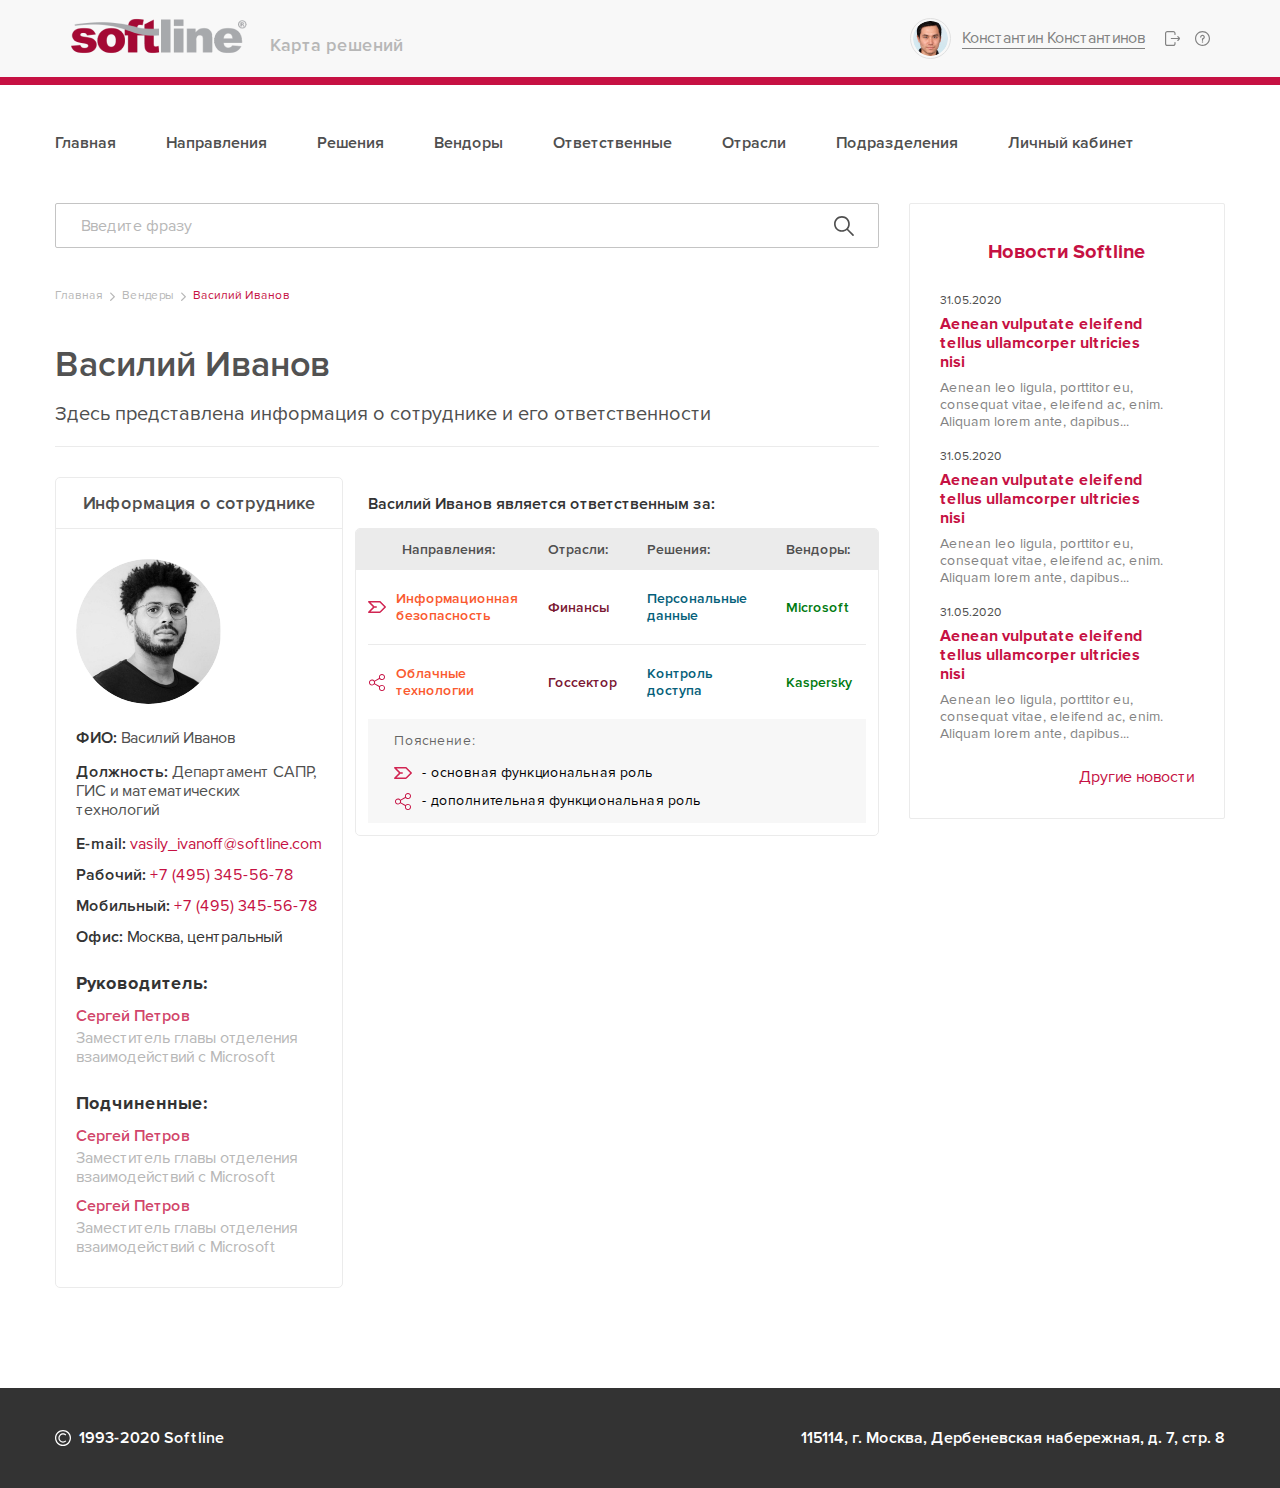
<file: employee.html>
<!DOCTYPE html>
<html lang="ru">
	<head>
		<meta http-equiv="Content-Type" content="text/html; charset=utf-8">
		<!-- Переключение IE в последнию версию, на случай если в настройках пользователя стоит меньшая -->
		<meta http-equiv="X-UA-Compatible" content="IE=edge">

		<!-- Адаптирование страницы для мобильных устройств -->
		<meta name="viewport" content="width=device-width, initial-scale=1, maximum-scale=1">

		<!-- Запрет распознования номера телефона -->
		<meta name="format-detection" content="telephone=no">
		<meta name="SKYPE_TOOLBAR" content ="SKYPE_TOOLBAR_PARSER_COMPATIBLE">

		<!-- Заголовок страницы -->
		<title>Заголовок страницы</title>

		<!-- Данное значение часто используют(использовали) поисковые системы -->
		<meta name="description" content="">
		<meta name="keywords" content="">

		<!-- Традиционная иконка сайта, размер 16x16, прозрачность поддерживается. Рекомендуемый формат: .ico или .png -->
		<link rel="shortcut icon" href="images/favicon.ico">

		<!-- Подключение файлов стилей -->
		<link rel="stylesheet" href="css/owl.carousel.css">
		<link rel="stylesheet" href="css/fancybox.css">
		<link rel="stylesheet" href="css/styles.css">

		<link rel="stylesheet" href="css/response_1199.css" media="(max-width: 1199px)">
		<link rel="stylesheet" href="css/response_1023.css" media="(max-width: 1023px)">
		<link rel="stylesheet" href="css/response_767.css" media="(max-width: 767px)">
		<link rel="stylesheet" href="css/response_479.css" media="(max-width: 479px)">
		<link rel="stylesheet" href="css/response_374.css" media="(max-width: 374px)">
	</head>

	<body>
		<div class="wrap">
			<div class="main">
				<!-- Шапка -->
				<header>
					<div class="cont flex">
						<div class="logo_wrap flex">
							<div class="logo"><a href="#"><img src="images/logo.png" alt=""></a></div>

							<div class="logo_text">Карта решений</div>
						</div>

						<div class="mob_search_btn">
							<button type="button">
								<svg class="icon">
									<use xlink:href="#ic_search"></use>
								</svg>
							</button>
						</div>

						<div class="user_wrap flex">
							<a href="#" class="user flex">
								<div class="thumb flex"><div class="thumb_inner"><img src="images/user_img1.png" alt=""></div></div>

								<div class="name">Константин Константинов</div>
							</a>

							<div class="open_links_btn">
								<button type="button">
									<svg class="icon">
										<use xlink:href="#ic_arrow-down"></use>
									</svg>
								</button>
							</div>

							<div class="links flex">
								<div class="link">
									<a href="#">
										<svg class="icon">
											<use xlink:href="#ic_logout"></use>
										</svg>
									</a>
								</div>

								<div class="link">
									<a href="#">
										<svg class="icon">
											<use xlink:href="#ic_question"></use>
										</svg>
									</a>
								</div>
							</div>
						</div>

						<div class="search_box search_mob">
							<form action="" class="search">
								<input type="text" name="" value="" placeholder="Введите фразу" class="input">

								<button type="button" class="search_close"></button>
							</form>

							<div class="search_results">
								<div class="scroll">
									<div class="title">Продукты:</div>

									<ul>
										<li><a href="#">Windows Server 2010, <span>продажа лицензий</span></a></li>
										<li><a href="#">Windows 10, <span>продажа лицензий</span></a></li>
										<li><a href="#">Windows Azure, <span>продажа лицензий</span></a></li>
									</ul>

									<div class="title">Направления:</div>

									<ul>
										<li><a href="#">Обучение Windows Server 10, <span>направление учебного центра</span></a></li>
										<li><a href="#">Обучение Windows 10, <span>направление учебного центра</span></a></li>
										<li><a href="#">Обучение Windows Azure, <span>направление учебного центра</span></a></li>
									</ul>

									<div class="title">Сотрудники:</div>

									<ul>
										<li><a href="#">Олег Родионов, <span>инженер отдел внедрения Windows</span></a></li>
										<li><a href="#">Александр Дмитриев, <span>менеджер, группа продаж Windows</span></a></li>
										<li><a href="#">Обучение Windows Azure, <span>направление учебного центра</span></a></li>
									</ul>

									<div class="title">Документы:</div>

									<ul>
										<li><a href="#">Новые возможности Windows, <span>презентация</span></a></li>
										<li><a href="#">Новые возможности Windows, <span>презентация</span></a></li>
										<li><a href="#">Новые возможности Windows, <span>презентация</span></a></li>
										<li><a href="#">Новые возможности Windows, <span>презентация</span></a></li>
									</ul>
								</div>
							</div>
						</div>
					</div>
				</header>
				<!-- End Шапка -->


				<!-- Основная часть -->
				<section class="head_inner">
					<div class="cont">
						<nav class="menu flex">
							<div class="item">
								<a href="/">Главная</a>
							</div>
							<div class="item">
								<a href="/">Направления</a>
							</div>
							<div class="item">
								<a href="/">Решения</a>
							</div>
							<div class="item">
								<a href="/">Вендоры</a>
							</div>
							<div class="item">
								<a href="/">Ответственные</a>
							</div>
							<div class="item">
								<a href="/">Отрасли</a>
							</div>
							<div class="item">
								<a href="/">Подразделения</a>
							</div>
							<div class="item">
								<a href="/">Личный кабинет</a>
							</div>
						</nav>
					</div>
				</section>


				<section class="section_main">
					<div class="cont flex">
						<div class="content big">
							<div class="search_box">
								<form action="" class="search">
									<input type="text" name="" value="" placeholder="Введите фразу" class="input">

									<button type="submit" class="search_btn">
										<svg class="icon">
											<use xlink:href="#ic_search"></use>
										</svg>
									</button>
								</form>

								<div class="search_results">
									<div class="scroll">
										<div class="title">Продукты:</div>

										<ul>
											<li><a href="#">Windows Server 2010, <span>продажа лицензий</span></a></li>
											<li><a href="#">Windows 10, <span>продажа лицензий</span></a></li>
											<li><a href="#">Windows Azure, <span>продажа лицензий</span></a></li>
										</ul>

										<div class="title">Направления:</div>

										<ul>
											<li><a href="#">Обучение Windows Server 10, <span>направление учебного центра</span></a></li>
											<li><a href="#">Обучение Windows 10, <span>направление учебного центра</span></a></li>
											<li><a href="#">Обучение Windows Azure, <span>направление учебного центра</span></a></li>
										</ul>

										<div class="title">Сотрудники:</div>

										<ul>
											<li><a href="#">Олег Родионов, <span>инженер отдел внедрения Windows</span></a></li>
											<li><a href="#">Александр Дмитриев, <span>менеджер, группа продаж Windows</span></a></li>
											<li><a href="#">Обучение Windows Azure, <span>направление учебного центра</span></a></li>
										</ul>

										<div class="title">Документы:</div>

										<ul>
											<li><a href="#">Новые возможности Windows, <span>презентация</span></a></li>
											<li><a href="#">Новые возможности Windows, <span>презентация</span></a></li>
											<li><a href="#">Новые возможности Windows, <span>презентация</span></a></li>
											<li><a href="#">Новые возможности Windows, <span>презентация</span></a></li>
										</ul>
									</div>
								</div>
							</div>


							<section class="breadcrumbs">
								<a href="/">Главная</a> <span class="sep"></span> <a href="/">Вендеры</a> <span class="sep"></span> Василий Иванов
							</section>


							<h1 class="page_title">Василий Иванов</h1>

							<div class="subTitle">Здесь представлена информация о сотруднике и его ответственности</div>

							<div class="hr"></div>


							<section class="section_employee flex">
								<div class="employee">
									<div class="top_title">Информация о сотруднике</div>

									<div class="photo">
										<img data-src="images/user_img2.jpg" alt="" class="lozad">
									</div>

									<div class="info"><b>ФИО:</b> Василий Иванов</div>

									<div class="info"><b>Должность:</b> Департамент САПР, ГИС и математических технологий</div>

									<div class="contact">
										<div class="line"><b>E-mail:</b> <a href="mailto:vasily_ivanoff@softline.com">vasily_ivanoff@softline.com</a></div>

										<div class="line"><b>Рабочий:</b> <a href="tel:+74953455678">+7 (495) 345-56-78</a></div>

										<div class="line"><b>Мобильный:</b> <a href="tel:+74953455678">+7 (495) 345-56-78</a></div>

										<div class="line"><b>Офис:</b> Москва, центральный</div>
									</div>

									<div class="title">Руководитель:</div>

									<div class="items">
										<div class="item">
											<div class="name"><a href="#">Сергей Петров</a></div>

											<div class="desc">Заместитель главы отделения взаимодействий с Microsoft</div>
										</div>
									</div>

									<div class="title">Подчиненные:</div>

									<div class="items">
										<div class="item">
											<div class="name"><a href="#">Сергей Петров</a></div>

											<div class="desc">Заместитель главы отделения взаимодействий с Microsoft</div>
										</div>

										<div class="item">
											<div class="name"><a href="#">Сергей Петров</a></div>

											<div class="desc">Заместитель главы отделения взаимодействий с Microsoft</div>
										</div>
									</div>
								</div>

								<div class="employee_tasks">
									<div class="title">Василий Иванов является ответственным за:</div>

									<div class="info">
										<div class="bord">
											<div class="table_flex">
												<div class="thead">
													<div class="tr flex">
														<div class="col big">Направления:</div>
														<div class="col">Отрасли:</div>
														<div class="col middle">Решения:</div>
														<div class="col">Вендоры:</div>
													</div>
												</div>
												<div class="tbody">
													<div class="tr flex">
														<div class="col big direction">
															<div class="icon">
																<img data-src="images/ic_main.svg" alt="" class="lozad">
															</div>

															<b><a href="#">Информационная безопасность</a></b>
														</div>
														<div class="col industry"><b><a href="#">Финансы</a></b></div>
														<div class="col middle decision"><b><a href="#">Персональные данные</a></b></div>
														<div class="col vendors"><b><a href="#">Microsoft</a></b></div>
													</div>
													<div class="tr flex">
														<div class="col big direction">
															<div class="icon">
																<img data-src="images/ic_additional.svg" alt="" class="lozad">
															</div>

															<b><a href="#">Облачные технологии</a></b>
														</div>
														<div class="col industry"><b><a href="#">Госсектор</a></b></div>
														<div class="col middle decision"><b><a href="#">Контроль доступа</a></b></div>
														<div class="col vendors"><b><a href="#">Kaspersky</a></b></div>
													</div>
												</div>
											</div>

											<div class="explanation">
												<div class="explanation_title">Пояснение:</div>

												<div class="explanation_info">
													<div class="line">
														<div class="icon">
															<img data-src="images/ic_main.svg" alt="" class="lozad">
														</div>
														- основная функциональная роль
													</div>

													<div class="line">
														<div class="icon">
															<img data-src="images/ic_additional.svg" alt="" class="lozad">
														</div>
														- дополнительная функциональная роль
													</div>
												</div>
											</div>
										</div>
									</div>
								</div>
							</section>
						</div>

						<aside class="aside">
							<div class="news">
								<div class="title">Новости Softline</div>

								<div class="items">
									<div class="item">
										<div class="date">31.05.2020</div>

										<div class="name"><a href="#">Aenean vulputate eleifend tellus ullamcorper ultricies nisi</a></div>

										<div class="desc">Aenean leo ligula, porttitor eu, consequat vitae, eleifend ac, enim. Aliquam lorem ante, dapibus...</div>
									</div>

									<div class="item">
										<div class="date">31.05.2020</div>

										<div class="name"><a href="#">Aenean vulputate eleifend tellus ullamcorper ultricies nisi</a></div>

										<div class="desc">Aenean leo ligula, porttitor eu, consequat vitae, eleifend ac, enim. Aliquam lorem ante, dapibus...</div>
									</div>

									<div class="item">
										<div class="date">31.05.2020</div>

										<div class="name"><a href="#">Aenean vulputate eleifend tellus ullamcorper ultricies nisi</a></div>

										<div class="desc">Aenean leo ligula, porttitor eu, consequat vitae, eleifend ac, enim. Aliquam lorem ante, dapibus...</div>
									</div>
								</div>

								<div class="link_other"><a href="#">Другие новости</a></div>
							</div>
						</aside>
					</div>
				</section>
				<!-- End Основная часть -->
			</div>


			<!-- Подвал -->
			<footer>
				<div class="cont flex">
					<div class="copy">
						<svg class="icon">
							<use xlink:href="#ic_copy"></use>
						</svg>
						1993-2020 Softline
					</div>

					<div class="adress">115114, г. Москва, Дербеневская набережная, д. 7, стр. 8</div>
				</div>
			</footer>
			<!-- End Подвал -->
		</div>

		<div class="supports_error">
			Ваш браузер устарел рекомендуем обновить его до последней версии<br /> или использовать другой более современный.
		</div>

		<div class="overlay"></div>

		<div id="svg_icons">
			<svg style="display:none;">
				<symbol id="ic_logout" viewBox="0 0 15 15">
					<path d="M10.5762 11.4844V12.6562C10.5762 13.9486 9.5248 15 8.23242 15H2.34375C1.05137 15 0 13.9486 0 12.6562V2.34375C0 1.05137 1.05137 0 2.34375 0H8.23242C9.5248 0 10.5762 1.05137 10.5762 2.34375V3.51562C10.5762 3.83926 10.3139 4.10156 9.99023 4.10156C9.6666 4.10156 9.4043 3.83926 9.4043 3.51562V2.34375C9.4043 1.69762 8.87856 1.17188 8.23242 1.17188H2.34375C1.69762 1.17188 1.17188 1.69762 1.17188 2.34375V12.6562C1.17188 13.3024 1.69762 13.8281 2.34375 13.8281H8.23242C8.87856 13.8281 9.4043 13.3024 9.4043 12.6562V11.4844C9.4043 11.1607 9.6666 10.8984 9.99023 10.8984C10.3139 10.8984 10.5762 11.1607 10.5762 11.4844ZM14.571 6.49349L13.2589 5.18143C13.03 4.95255 12.659 4.95255 12.4302 5.18143C12.2013 5.41019 12.2013 5.78121 12.4302 6.00998L13.3635 6.94336H6.32812C6.00449 6.94336 5.74219 7.20566 5.74219 7.5293C5.74219 7.85294 6.00449 8.11523 6.32812 8.11523H13.3635L12.4302 9.04861C12.2013 9.27738 12.2013 9.6484 12.4302 9.87717C12.5447 9.99161 12.6946 10.0488 12.8445 10.0488C12.9945 10.0488 13.1445 9.99161 13.2589 9.87717L14.571 8.5651C15.1421 7.99393 15.1421 7.06467 14.571 6.49349Z"/>
				</symbol>

				<symbol id="ic_question" viewBox="0 0 15 15">
					<path d="M7.49927 11.8213C7.90377 11.8213 8.23169 11.4934 8.23169 11.0889C8.23169 10.6844 7.90377 10.3564 7.49927 10.3564C7.09476 10.3564 6.76685 10.6844 6.76685 11.0889C6.76685 11.4934 7.09476 11.8213 7.49927 11.8213Z"/>
					<path d="M7.49927 0C3.35423 0 -0.000732422 3.3544 -0.000732422 7.5C-0.000732422 11.645 3.35367 15 7.49927 15C11.6443 15 14.9993 11.6456 14.9993 7.5C14.9993 3.35496 11.6449 0 7.49927 0ZM7.49927 13.8281C4.00189 13.8281 1.17114 10.9978 1.17114 7.5C1.17114 4.00263 4.00143 1.17188 7.49927 1.17188C10.9966 1.17188 13.8274 4.00216 13.8274 7.5C13.8274 10.9974 10.9971 13.8281 7.49927 13.8281Z"/>
					<path d="M7.49927 3.76465C6.20692 3.76465 5.15552 4.81605 5.15552 6.1084C5.15552 6.43201 5.41784 6.69434 5.74146 6.69434C6.06507 6.69434 6.32739 6.43201 6.32739 6.1084C6.32739 5.46223 6.8531 4.93652 7.49927 4.93652C8.14544 4.93652 8.67114 5.46223 8.67114 6.1084C8.67114 6.75457 8.14544 7.28027 7.49927 7.28027C7.17565 7.28027 6.91333 7.5426 6.91333 7.86621V9.33105C6.91333 9.65467 7.17565 9.91699 7.49927 9.91699C7.82288 9.91699 8.08521 9.65467 8.08521 9.33105V8.378C9.09495 8.11717 9.84302 7.19851 9.84302 6.1084C9.84302 4.81605 8.79161 3.76465 7.49927 3.76465Z"/>
				</symbol>

				<symbol id="ic_search" viewBox="0 0 20 20">
					<path d="M19.8779 18.6996L14.0681 12.8897C15.17 11.5293 15.8334 9.79975 15.8334 7.9167C15.8334 3.55145 12.2819 0 7.91666 0C3.55141 0 0 3.55145 0 7.9167C0 12.2819 3.55145 15.8334 7.9167 15.8334C9.79975 15.8334 11.5293 15.17 12.8897 14.0681L18.6996 19.878C18.8623 20.0407 19.1261 20.0407 19.2889 19.878L19.878 19.2888C20.0407 19.1261 20.0407 18.8623 19.8779 18.6996ZM7.9167 14.1667C4.47024 14.1667 1.66668 11.3631 1.66668 7.9167C1.66668 4.47024 4.47024 1.66668 7.9167 1.66668C11.3631 1.66668 14.1667 4.47024 14.1667 7.9167C14.1667 11.3631 11.3631 14.1667 7.9167 14.1667Z" />
				</symbol>

				<symbol id="ic_diamond" viewBox="0 0 16 14">
					<path d="M11.7758 3.55859L8.79395 13.0012L16.0001 3.55859H11.7758Z"/>
					<path d="M2.32239 0.21875L0.0332031 2.96578H3.92483L2.32239 0.21875Z"/>
					<path d="M13.6767 0.21875L12.0742 2.96578H15.9658L13.6767 0.21875Z"/>
					<path d="M4.22431 3.55859H0L7.20619 13.0012L4.22431 3.55859Z"/>
					<path d="M8.71582 0L11.4961 2.78025L13.1178 0H8.71582Z"/>
					<path d="M2.88281 0L4.5045 2.78025L7.28475 0H2.88281Z"/>
					<path d="M4.8457 3.55859L7.99958 13.5453L11.1535 3.55859H4.8457Z"/>
					<path d="M7.99973 0.125L5.15723 2.9675H10.8422L7.99973 0.125Z"/>
				</symbol>

				<symbol id="ic_copy" viewBox="0 0 16 16">
					<path d="M8 16C5.86316 16 3.85413 15.1678 2.34314 13.6569C0.832153 12.1459 0 10.1368 0 8C0 5.86316 0.832153 3.85413 2.34314 2.34314C3.85413 0.832153 5.86316 0 8 0C10.1368 0 12.1459 0.832153 13.6569 2.34314C15.1678 3.85413 16 5.86316 16 8C16 10.1368 15.1678 12.1459 13.6569 13.6569C12.1459 15.1678 10.1368 16 8 16ZM8 1.25C4.27808 1.25 1.25 4.27808 1.25 8C1.25 11.7219 4.27808 14.75 8 14.75C11.7219 14.75 14.75 11.7219 14.75 8C14.75 4.27808 11.7219 1.25 8 1.25ZM11.2925 11.2925L10.4086 10.4086C9.08044 11.7367 6.91956 11.7367 5.59143 10.4086C4.26331 9.08044 4.26331 6.91956 5.59143 5.59143C6.91956 4.26331 9.08044 4.26331 10.4086 5.59143L11.2925 4.70752C9.47693 2.89209 6.52295 2.89209 4.70752 4.70752C2.89209 6.52307 2.89209 9.47705 4.70752 11.2925C5.61523 12.2002 6.80762 12.6541 8 12.6541C9.19226 12.6541 10.3848 12.2002 11.2925 11.2925Z" fill="white"/>
				</symbol>

				<symbol id="ic_arrow-down" viewBox="0 0 11 6">
					<path d="M4.90716 5.89705C4.97584 5.96573 5.05496 6 5.14429 6C5.23362 6 5.31259 5.96577 5.38124 5.89705L10.1857 1.09284C10.2544 1.02412 10.2885 0.945042 10.2885 0.855709C10.2885 0.766375 10.2541 0.687261 10.1857 0.618582L9.67025 0.103019C9.60157 0.0343034 9.52246 0 9.43302 0C9.34379 0 9.26471 0.0343034 9.19604 0.103019L5.14429 4.15462L1.09273 0.103019C1.02401 0.0343034 0.944934 0 0.8556 0C0.766231 0 0.687152 0.0343034 0.618473 0.103019L0.103127 0.618582C0.0343035 0.687261 0 0.766231 0 0.855709C0 0.945187 0.0344118 1.02416 0.103127 1.09284L4.90716 5.89705Z" />
				</symbol>
			</svg>
		</div>


		<!-- Подключение javascript файлов -->
		<script src="js/jquery-3.5.0.min.js"></script>
		<script src="js/jquery-migrate-1.4.1.min.js"></script>

		<script src="js/lozad.min.js"></script>

		<script src="js/owl.carousel.min.js"></script>
		<script src="js/fancybox.min.js"></script>

		<script src="js/inputmask.min.js"></script>
		<script src="js/nice-select.js"></script>

		<script src="js/functions.js"></script>
		<script src="js/scripts.js"></script>
	</body>
</html>
</file>
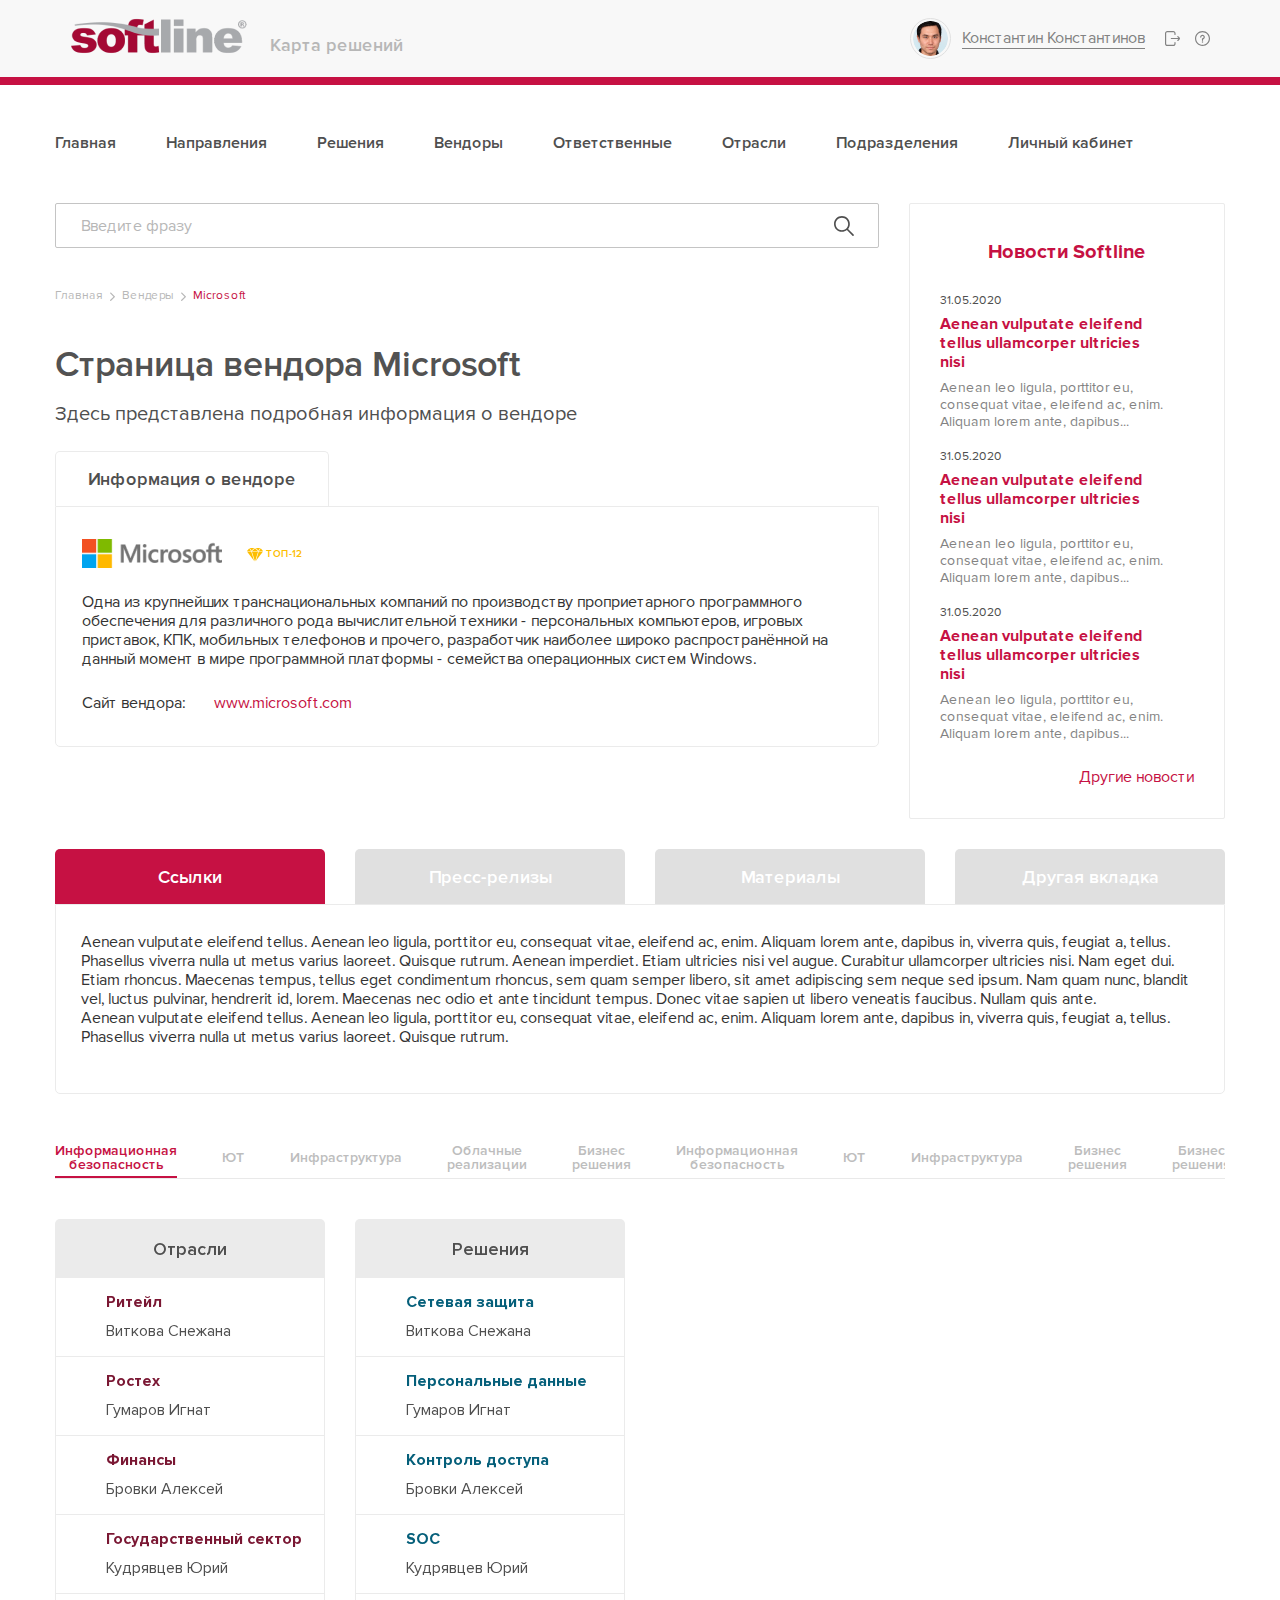
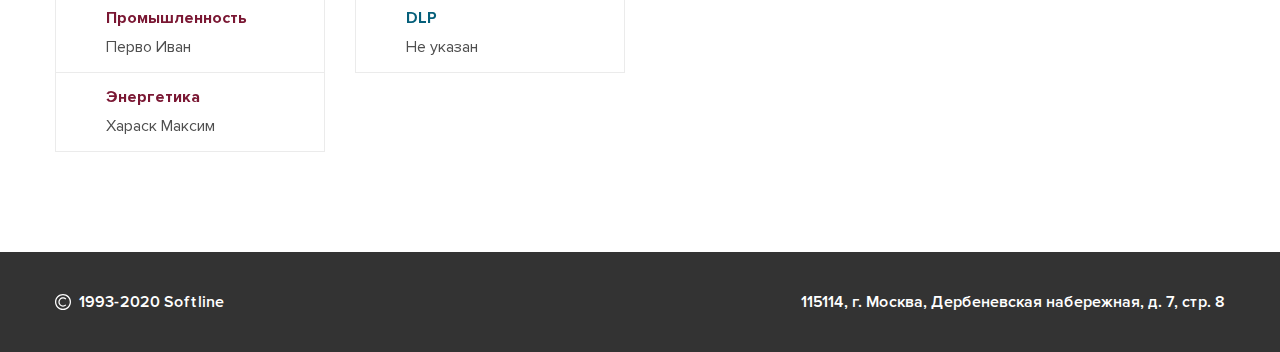
<file: page_vendor.html>
<!DOCTYPE html>
<html lang="ru">
	<head>
		<meta http-equiv="Content-Type" content="text/html; charset=utf-8">
		<!-- Переключение IE в последнию версию, на случай если в настройках пользователя стоит меньшая -->
		<meta http-equiv="X-UA-Compatible" content="IE=edge">

		<!-- Адаптирование страницы для мобильных устройств -->
		<meta name="viewport" content="width=device-width, initial-scale=1, maximum-scale=1">

		<!-- Запрет распознования номера телефона -->
		<meta name="format-detection" content="telephone=no">
		<meta name="SKYPE_TOOLBAR" content ="SKYPE_TOOLBAR_PARSER_COMPATIBLE">

		<!-- Заголовок страницы -->
		<title>Заголовок страницы</title>

		<!-- Данное значение часто используют(использовали) поисковые системы -->
		<meta name="description" content="">
		<meta name="keywords" content="">

		<!-- Традиционная иконка сайта, размер 16x16, прозрачность поддерживается. Рекомендуемый формат: .ico или .png -->
		<link rel="shortcut icon" href="images/favicon.ico">

		<!-- Подключение файлов стилей -->
		<link rel="stylesheet" href="css/owl.carousel.css">
		<link rel="stylesheet" href="css/fancybox.css">
		<link rel="stylesheet" href="css/styles.css">

		<link rel="stylesheet" href="css/response_1199.css" media="(max-width: 1199px)">
		<link rel="stylesheet" href="css/response_1023.css" media="(max-width: 1023px)">
		<link rel="stylesheet" href="css/response_767.css" media="(max-width: 767px)">
		<link rel="stylesheet" href="css/response_479.css" media="(max-width: 479px)">
		<link rel="stylesheet" href="css/response_374.css" media="(max-width: 374px)">
	</head>

	<body>
		<div class="wrap">
			<div class="main">
				<!-- Шапка -->
				<header>
					<div class="cont flex">
						<div class="logo_wrap flex">
							<div class="logo"><a href="#"><img src="images/logo.png" alt=""></a></div>

							<div class="logo_text">Карта решений</div>
						</div>

						<div class="mob_search_btn">
							<button type="button">
								<svg class="icon">
									<use xlink:href="#ic_search"></use>
								</svg>
							</button>
						</div>

						<div class="user_wrap flex">
							<a href="#" class="user flex">
								<div class="thumb flex"><div class="thumb_inner"><img src="images/user_img1.png" alt=""></div></div>

								<div class="name">Константин Константинов</div>
							</a>

							<div class="open_links_btn">
								<button type="button">
									<svg class="icon">
										<use xlink:href="#ic_arrow-down"></use>
									</svg>
								</button>
							</div>

							<div class="links flex">
								<div class="link">
									<a href="#">
										<svg class="icon">
											<use xlink:href="#ic_logout"></use>
										</svg>
									</a>
								</div>

								<div class="link">
									<a href="#">
										<svg class="icon">
											<use xlink:href="#ic_question"></use>
										</svg>
									</a>
								</div>
							</div>
						</div>

						<div class="search_box search_mob">
							<form action="" class="search">
								<input type="text" name="" value="" placeholder="Введите фразу" class="input">

								<button type="button" class="search_close"></button>
							</form>

							<div class="search_results">
								<div class="scroll">
									<div class="title">Продукты:</div>

									<ul>
										<li><a href="#">Windows Server 2010, <span>продажа лицензий</span></a></li>
										<li><a href="#">Windows 10, <span>продажа лицензий</span></a></li>
										<li><a href="#">Windows Azure, <span>продажа лицензий</span></a></li>
									</ul>

									<div class="title">Направления:</div>

									<ul>
										<li><a href="#">Обучение Windows Server 10, <span>направление учебного центра</span></a></li>
										<li><a href="#">Обучение Windows 10, <span>направление учебного центра</span></a></li>
										<li><a href="#">Обучение Windows Azure, <span>направление учебного центра</span></a></li>
									</ul>

									<div class="title">Сотрудники:</div>

									<ul>
										<li><a href="#">Олег Родионов, <span>инженер отдел внедрения Windows</span></a></li>
										<li><a href="#">Александр Дмитриев, <span>менеджер, группа продаж Windows</span></a></li>
										<li><a href="#">Обучение Windows Azure, <span>направление учебного центра</span></a></li>
									</ul>

									<div class="title">Документы:</div>

									<ul>
										<li><a href="#">Новые возможности Windows, <span>презентация</span></a></li>
										<li><a href="#">Новые возможности Windows, <span>презентация</span></a></li>
										<li><a href="#">Новые возможности Windows, <span>презентация</span></a></li>
										<li><a href="#">Новые возможности Windows, <span>презентация</span></a></li>
									</ul>
								</div>
							</div>
						</div>
					</div>
				</header>
				<!-- End Шапка -->


				<!-- Основная часть -->
				<section class="head_inner">
					<div class="cont">
						<nav class="menu flex">
							<div class="item">
								<a href="/">Главная</a>
							</div>
							<div class="item">
								<a href="/">Направления</a>
							</div>
							<div class="item">
								<a href="/">Решения</a>
							</div>
							<div class="item">
								<a href="/">Вендоры</a>
							</div>
							<div class="item">
								<a href="/">Ответственные</a>
							</div>
							<div class="item">
								<a href="/">Отрасли</a>
							</div>
							<div class="item">
								<a href="/">Подразделения</a>
							</div>
							<div class="item">
								<a href="/">Личный кабинет</a>
							</div>
						</nav>
					</div>
				</section>


				<section class="section_main">
					<div class="cont flex">
						<div class="content big">
							<div class="search_box">
								<form action="" class="search">
									<input type="text" name="" value="" placeholder="Введите фразу" class="input">

									<button type="submit" class="search_btn">
										<svg class="icon">
											<use xlink:href="#ic_search"></use>
										</svg>
									</button>
								</form>

								<div class="search_results">
									<div class="scroll">
										<div class="title">Продукты:</div>

										<ul>
											<li><a href="#">Windows Server 2010, <span>продажа лицензий</span></a></li>
											<li><a href="#">Windows 10, <span>продажа лицензий</span></a></li>
											<li><a href="#">Windows Azure, <span>продажа лицензий</span></a></li>
										</ul>

										<div class="title">Направления:</div>

										<ul>
											<li><a href="#">Обучение Windows Server 10, <span>направление учебного центра</span></a></li>
											<li><a href="#">Обучение Windows 10, <span>направление учебного центра</span></a></li>
											<li><a href="#">Обучение Windows Azure, <span>направление учебного центра</span></a></li>
										</ul>

										<div class="title">Сотрудники:</div>

										<ul>
											<li><a href="#">Олег Родионов, <span>инженер отдел внедрения Windows</span></a></li>
											<li><a href="#">Александр Дмитриев, <span>менеджер, группа продаж Windows</span></a></li>
											<li><a href="#">Обучение Windows Azure, <span>направление учебного центра</span></a></li>
										</ul>

										<div class="title">Документы:</div>

										<ul>
											<li><a href="#">Новые возможности Windows, <span>презентация</span></a></li>
											<li><a href="#">Новые возможности Windows, <span>презентация</span></a></li>
											<li><a href="#">Новые возможности Windows, <span>презентация</span></a></li>
											<li><a href="#">Новые возможности Windows, <span>презентация</span></a></li>
										</ul>
									</div>
								</div>
							</div>


							<section class="breadcrumbs">
								<a href="/">Главная</a> <span class="sep"></span> <a href="/">Вендеры</a> <span class="sep"></span> Microsoft
							</section>


							<h1 class="page_title">Страница вендора Miсrosoft</h1>

							<div class="subTitle">Здесь представлена подробная информация о вендоре</div>

							<div class="vendor">
								<div class="box_title">Информация о вендоре</div>

								<div class="vendor_box">
									<div class="head flex">
										<div class="logo">
											<img src="images/vendor_logo1.png" alt="">
										</div>

										<span class="evaluation gold">
											<img src="images/diamond_gold.svg" alt="">
											ТОП-12
										</span>
									</div>

									<div class="text_block">
										<p>
											Одна из крупнейших транснациональных компаний по производству проприетарного программного обеспечения для различного рода вычислительной техники - персональных компьютеров, игровых приставок, КПК, мобильных телефонов и прочего, разработчик наиболее широко распространённой на данный момент в мире программной платформы - семейства операционных систем Windows.
										</p>
									</div>

									<div class="site_link"><span>Сайт вендора:</span> <a href="#">www.microsoft.com</a></div>
								</div>
							</div>
						</div>

						<aside class="aside">
							<div class="news">
								<div class="title">Новости Softline</div>

								<div class="items">
									<div class="item">
										<div class="date">31.05.2020</div>

										<div class="name"><a href="#">Aenean vulputate eleifend tellus ullamcorper ultricies nisi</a></div>

										<div class="desc">Aenean leo ligula, porttitor eu, consequat vitae, eleifend ac, enim. Aliquam lorem ante, dapibus...</div>
									</div>

									<div class="item">
										<div class="date">31.05.2020</div>

										<div class="name"><a href="#">Aenean vulputate eleifend tellus ullamcorper ultricies nisi</a></div>

										<div class="desc">Aenean leo ligula, porttitor eu, consequat vitae, eleifend ac, enim. Aliquam lorem ante, dapibus...</div>
									</div>

									<div class="item">
										<div class="date">31.05.2020</div>

										<div class="name"><a href="#">Aenean vulputate eleifend tellus ullamcorper ultricies nisi</a></div>

										<div class="desc">Aenean leo ligula, porttitor eu, consequat vitae, eleifend ac, enim. Aliquam lorem ante, dapibus...</div>
									</div>
								</div>

								<div class="link_other"><a href="#">Другие новости</a></div>
							</div>
						</aside>

						<section class="information tabs_container tabs_accordion">
							<div class="main_tabs tabs">
								<button type="button" data-content="#tab1" data-level="level1" class="active">Ссылки</button>

								<button type="button" data-content="#tab2" data-level="level1">Пресс-релизы</button>

								<button type="button" data-content="#tab3" data-level="level1">Материалы</button>

								<button type="button" data-content="#tab4" data-level="level1">Другая вкладка</button>
							</div>

							<div class="items_accordion">
								<div class="item_accordion">
									<div class="open_btn active">Ссылки</div>

									<div class="data tab_content level1 active" id="tab1">
										<div class="bord text_block">
											<p>
												Aenean vulputate eleifend tellus. Aenean leo ligula, porttitor eu, consequat vitae, eleifend ac, enim. Aliquam lorem ante, dapibus in, viverra quis, feugiat a, tellus. Phasellus viverra nulla ut metus varius laoreet. Quisque rutrum. Aenean imperdiet. Etiam ultricies nisi vel augue. Curabitur ullamcorper ultricies nisi. Nam eget dui. Etiam rhoncus. Maecenas tempus, tellus eget condimentum rhoncus, sem quam semper libero, sit amet adipiscing sem neque sed ipsum. Nam quam nunc, blandit vel, luctus pulvinar, hendrerit id, lorem. Maecenas nec odio et ante tincidunt tempus. Donec vitae sapien ut  libero veneatis faucibus. Nullam quis ante.<br> Aenean vulputate eleifend tellus. Aenean leo ligula, porttitor eu, consequat vitae, eleifend ac, enim. Aliquam lorem ante, dapibus in, viverra quis, feugiat a, tellus. Phasellus viverra nulla ut metus varius laoreet. Quisque rutrum.
											</p>
										</div>
									</div>
								</div>

								<div class="item_accordion">
									<div class="open_btn">Пресс-релизы</div>

									<div class="data tab_content level1" id="tab2">
										<div class="bord text_block">
											<p>
												Aenean vulputate eleifend tellus. Aenean leo ligula, porttitor eu, consequat vitae, eleifend ac, enim. Aliquam lorem ante, dapibus in, viverra quis, feugiat a, tellus. Phasellus viverra nulla ut metus varius laoreet. Quisque rutrum. Aenean imperdiet. Etiam ultricies nisi vel augue. Curabitur ullamcorper ultricies nisi. Nam eget dui. Etiam rhoncus. Maecenas tempus, tellus eget condimentum rhoncus, sem quam semper libero, sit amet adipiscing sem neque sed ipsum. Nam quam nunc, blandit vel, luctus pulvinar, hendrerit id, lorem. Maecenas nec odio et ante tincidunt tempus. Donec vitae sapien ut  libero veneatis faucibus. Nullam quis ante.<br> Aenean vulputate eleifend tellus. Aenean leo ligula, porttitor eu, consequat vitae, eleifend ac, enim. Aliquam lorem ante, dapibus in, viverra quis, feugiat a, tellus. Phasellus viverra nulla ut metus varius laoreet. Quisque rutrum.
											</p>
										</div>
									</div>
								</div>

								<div class="item_accordion">
									<div class="open_btn">Материалы</div>

									<div class="data tab_content level1" id="tab3">
										<div class="bord text_block">
											<p>
												Aenean vulputate eleifend tellus. Aenean leo ligula, porttitor eu, consequat vitae, eleifend ac, enim. Aliquam lorem ante, dapibus in, viverra quis, feugiat a, tellus. Phasellus viverra nulla ut metus varius laoreet. Quisque rutrum. Aenean imperdiet. Etiam ultricies nisi vel augue. Curabitur ullamcorper ultricies nisi. Nam eget dui. Etiam rhoncus. Maecenas tempus, tellus eget condimentum rhoncus, sem quam semper libero, sit amet adipiscing sem neque sed ipsum. Nam quam nunc, blandit vel, luctus pulvinar, hendrerit id, lorem. Maecenas nec odio et ante tincidunt tempus. Donec vitae sapien ut  libero veneatis faucibus. Nullam quis ante.<br> Aenean vulputate eleifend tellus. Aenean leo ligula, porttitor eu, consequat vitae, eleifend ac, enim. Aliquam lorem ante, dapibus in, viverra quis, feugiat a, tellus. Phasellus viverra nulla ut metus varius laoreet. Quisque rutrum.
											</p>
										</div>
									</div>
								</div>

								<div class="item_accordion">
									<div class="open_btn">Другая вкладка</div>

									<div class="data tab_content level1" id="tab4">
										<div class="bord text_block">
											<p>
												Aenean vulputate eleifend tellus. Aenean leo ligula, porttitor eu, consequat vitae, eleifend ac, enim. Aliquam lorem ante, dapibus in, viverra quis, feugiat a, tellus. Phasellus viverra nulla ut metus varius laoreet. Quisque rutrum. Aenean imperdiet. Etiam ultricies nisi vel augue. Curabitur ullamcorper ultricies nisi. Nam eget dui. Etiam rhoncus. Maecenas tempus, tellus eget condimentum rhoncus, sem quam semper libero, sit amet adipiscing sem neque sed ipsum. Nam quam nunc, blandit vel, luctus pulvinar, hendrerit id, lorem. Maecenas nec odio et ante tincidunt tempus. Donec vitae sapien ut  libero veneatis faucibus. Nullam quis ante.<br> Aenean vulputate eleifend tellus. Aenean leo ligula, porttitor eu, consequat vitae, eleifend ac, enim. Aliquam lorem ante, dapibus in, viverra quis, feugiat a, tellus. Phasellus viverra nulla ut metus varius laoreet. Quisque rutrum.
											</p>
										</div>
									</div>
								</div>
							</div>
						</section>


						<section class="tabs_container marg">
							<div class="line_tabs tabs">
								<button type="button" data-content="#tab1-1" data-level="level1" class="active">Информационная безопасность</button>
								<button type="button" data-content="#tab1-2" data-level="level1">ЮТ</button>
								<button type="button" data-content="#tab1-3" data-level="level1">Инфраструктура</button>
								<button type="button" data-content="#tab1-4" data-level="level1">Облачные реализации</button>
								<button type="button" data-content="#tab1-5" data-level="level1">Бизнес решения</button>
								<button type="button" data-content="#tab1-6" data-level="level1">Информационная безопасность</button>
								<button type="button" data-content="#tab1-7" data-level="level1">ЮТ</button>
								<button type="button" data-content="#tab1-8" data-level="level1">Инфраструктура</button>
								<button type="button" data-content="#tab1-9" data-level="level1">Бизнес решения</button>
								<button type="button" data-content="#tab1-10" data-level="level1">Бизнес решения</button>
							</div>

							<div class="tab_content level1 active" id="tab1-1">
								<div class="carousel_info carousel_infoBig">
									<div class="counter"><span class="this">1</span> из <span class="all"></span></div>

									<div class="carousel owl-carousel">
										<div class="slide industry">
											<div class="head">Отрасли</div>

											<div class="items">
												<div class="item">
													<div class="name"><a href="#">Ритейл</a></div>

													<div class="desc"><a href="#">Виткова Снежана</a></div>
												</div>
												<div class="item">
													<div class="name"><a href="#">Ростех</a></div>

													<div class="desc"><a href="#">Гумаров Игнат</a></div>
												</div>
												<div class="item">
													<div class="name"><a href="#">Финансы</a></div>

													<div class="desc"><a href="#">Бровки Алексей</a></div>
												</div>
												<div class="item">
													<div class="name"><a href="#">Государственный сектор</a></div>

													<div class="desc"><a href="#">Кудрявцев Юрий</a></div>
												</div>
												<div class="item">
													<div class="name"><a href="#">Промышленность</a></div>

													<div class="desc"><a href="#">Перво Иван</a></div>
												</div>
												<div class="item">
													<div class="name"><a href="#">Энергетика</a></div>

													<div class="desc"><a href="#">Хараск Максим</a></div>
												</div>
											</div>
										</div>

										<div class="slide solutions">
											<div class="head">Решения</div>

											<div class="items">
												<div class="item">
													<div class="name"><a href="#">Сетевая защита</a></div>

													<div class="desc"><a href="#">Виткова Снежана</a></div>
												</div>
												<div class="item">
													<div class="name"><a href="#">Персональные данные</a></div>

													<div class="desc"><a href="#">Гумаров Игнат</a></div>
												</div>
												<div class="item">
													<div class="name"><a href="#">Контроль доступа</a></div>

													<div class="desc"><a href="#">Бровки Алексей</a></div>
												</div>
												<div class="item">
													<div class="name"><a href="#">SOC</a></div>

													<div class="desc"><a href="#">Кудрявцев Юрий</a></div>
												</div>
												<div class="item">
													<div class="name"><a href="#">DLP</a></div>

													<div class="desc"><a href="#">Не указан</a></div>
												</div>
											</div>
										</div>
									</div>
								</div>
							</div>

							<div class="tab_content level1" id="tab1-2">
								<div class="carousel_info carousel_infoBig">
									<div class="counter"><span class="this">1</span> из <span class="all"></span></div>

									<div class="carousel owl-carousel">
										<div class="slide industry">
											<div class="head">Отрасли</div>

											<div class="items">
												<div class="item">
													<div class="name"><a href="#">Ритейл</a></div>

													<div class="desc"><a href="#">Виткова Снежана</a></div>
												</div>
												<div class="item">
													<div class="name"><a href="#">Ростех</a></div>

													<div class="desc"><a href="#">Гумаров Игнат</a></div>
												</div>
												<div class="item">
													<div class="name"><a href="#">Финансы</a></div>

													<div class="desc"><a href="#">Бровки Алексей</a></div>
												</div>
												<div class="item">
													<div class="name"><a href="#">Государственный сектор</a></div>

													<div class="desc"><a href="#">Кудрявцев Юрий</a></div>
												</div>
												<div class="item">
													<div class="name"><a href="#">Промышленность</a></div>

													<div class="desc"><a href="#">Перво Иван</a></div>
												</div>
												<div class="item">
													<div class="name"><a href="#">Энергетика</a></div>

													<div class="desc"><a href="#">Хараск Максим</a></div>
												</div>
											</div>
										</div>

										<div class="slide solutions">
											<div class="head">Решения</div>

											<div class="items">
												<div class="item">
													<div class="name"><a href="#">Сетевая защита</a></div>

													<div class="desc"><a href="#">Виткова Снежана</a></div>
												</div>
												<div class="item">
													<div class="name"><a href="#">Персональные данные</a></div>

													<div class="desc"><a href="#">Гумаров Игнат</a></div>
												</div>
												<div class="item">
													<div class="name"><a href="#">Контроль доступа</a></div>

													<div class="desc"><a href="#">Бровки Алексей</a></div>
												</div>
												<div class="item">
													<div class="name"><a href="#">SOC</a></div>

													<div class="desc"><a href="#">Кудрявцев Юрий</a></div>
												</div>
												<div class="item">
													<div class="name"><a href="#">DLP</a></div>

													<div class="desc"><a href="#">Не указан</a></div>
												</div>
											</div>
										</div>
									</div>
								</div>
							</div>

							<div class="tab_content level1" id="tab1-3">
								<div class="carousel_info carousel_infoBig">
									<div class="counter"><span class="this">1</span> из <span class="all"></span></div>

									<div class="carousel owl-carousel">
										<div class="slide industry">
											<div class="head">Отрасли</div>

											<div class="items">
												<div class="item">
													<div class="name"><a href="#">Ритейл</a></div>

													<div class="desc"><a href="#">Виткова Снежана</a></div>
												</div>
												<div class="item">
													<div class="name"><a href="#">Ростех</a></div>

													<div class="desc"><a href="#">Гумаров Игнат</a></div>
												</div>
												<div class="item">
													<div class="name"><a href="#">Финансы</a></div>

													<div class="desc"><a href="#">Бровки Алексей</a></div>
												</div>
												<div class="item">
													<div class="name"><a href="#">Государственный сектор</a></div>

													<div class="desc"><a href="#">Кудрявцев Юрий</a></div>
												</div>
												<div class="item">
													<div class="name"><a href="#">Промышленность</a></div>

													<div class="desc"><a href="#">Перво Иван</a></div>
												</div>
												<div class="item">
													<div class="name"><a href="#">Энергетика</a></div>

													<div class="desc"><a href="#">Хараск Максим</a></div>
												</div>
											</div>
										</div>

										<div class="slide solutions">
											<div class="head">Решения</div>

											<div class="items">
												<div class="item">
													<div class="name"><a href="#">Сетевая защита</a></div>

													<div class="desc"><a href="#">Виткова Снежана</a></div>
												</div>
												<div class="item">
													<div class="name"><a href="#">Персональные данные</a></div>

													<div class="desc"><a href="#">Гумаров Игнат</a></div>
												</div>
												<div class="item">
													<div class="name"><a href="#">Контроль доступа</a></div>

													<div class="desc"><a href="#">Бровки Алексей</a></div>
												</div>
												<div class="item">
													<div class="name"><a href="#">SOC</a></div>

													<div class="desc"><a href="#">Кудрявцев Юрий</a></div>
												</div>
												<div class="item">
													<div class="name"><a href="#">DLP</a></div>

													<div class="desc"><a href="#">Не указан</a></div>
												</div>
											</div>
										</div>
									</div>
								</div>
							</div>

							<div class="tab_content level1" id="tab1-4">
								<div class="carousel_info carousel_infoBig">
									<div class="counter"><span class="this">1</span> из <span class="all"></span></div>

									<div class="carousel owl-carousel">
										<div class="slide industry">
											<div class="head">Отрасли</div>

											<div class="items">
												<div class="item">
													<div class="name"><a href="#">Ритейл</a></div>

													<div class="desc"><a href="#">Виткова Снежана</a></div>
												</div>
												<div class="item">
													<div class="name"><a href="#">Ростех</a></div>

													<div class="desc"><a href="#">Гумаров Игнат</a></div>
												</div>
												<div class="item">
													<div class="name"><a href="#">Финансы</a></div>

													<div class="desc"><a href="#">Бровки Алексей</a></div>
												</div>
												<div class="item">
													<div class="name"><a href="#">Государственный сектор</a></div>

													<div class="desc"><a href="#">Кудрявцев Юрий</a></div>
												</div>
												<div class="item">
													<div class="name"><a href="#">Промышленность</a></div>

													<div class="desc"><a href="#">Перво Иван</a></div>
												</div>
												<div class="item">
													<div class="name"><a href="#">Энергетика</a></div>

													<div class="desc"><a href="#">Хараск Максим</a></div>
												</div>
											</div>
										</div>

										<div class="slide solutions">
											<div class="head">Решения</div>

											<div class="items">
												<div class="item">
													<div class="name"><a href="#">Сетевая защита</a></div>

													<div class="desc"><a href="#">Виткова Снежана</a></div>
												</div>
												<div class="item">
													<div class="name"><a href="#">Персональные данные</a></div>

													<div class="desc"><a href="#">Гумаров Игнат</a></div>
												</div>
												<div class="item">
													<div class="name"><a href="#">Контроль доступа</a></div>

													<div class="desc"><a href="#">Бровки Алексей</a></div>
												</div>
												<div class="item">
													<div class="name"><a href="#">SOC</a></div>

													<div class="desc"><a href="#">Кудрявцев Юрий</a></div>
												</div>
												<div class="item">
													<div class="name"><a href="#">DLP</a></div>

													<div class="desc"><a href="#">Не указан</a></div>
												</div>
											</div>
										</div>
									</div>
								</div>
							</div>

							<div class="tab_content level1" id="tab1-5">
								<div class="carousel_info carousel_infoBig">
									<div class="counter"><span class="this">1</span> из <span class="all"></span></div>

									<div class="carousel owl-carousel">
										<div class="slide industry">
											<div class="head">Отрасли</div>

											<div class="items">
												<div class="item">
													<div class="name"><a href="#">Ритейл</a></div>

													<div class="desc"><a href="#">Виткова Снежана</a></div>
												</div>
												<div class="item">
													<div class="name"><a href="#">Ростех</a></div>

													<div class="desc"><a href="#">Гумаров Игнат</a></div>
												</div>
												<div class="item">
													<div class="name"><a href="#">Финансы</a></div>

													<div class="desc"><a href="#">Бровки Алексей</a></div>
												</div>
												<div class="item">
													<div class="name"><a href="#">Государственный сектор</a></div>

													<div class="desc"><a href="#">Кудрявцев Юрий</a></div>
												</div>
												<div class="item">
													<div class="name"><a href="#">Промышленность</a></div>

													<div class="desc"><a href="#">Перво Иван</a></div>
												</div>
												<div class="item">
													<div class="name"><a href="#">Энергетика</a></div>

													<div class="desc"><a href="#">Хараск Максим</a></div>
												</div>
											</div>
										</div>

										<div class="slide solutions">
											<div class="head">Решения</div>

											<div class="items">
												<div class="item">
													<div class="name"><a href="#">Сетевая защита</a></div>

													<div class="desc"><a href="#">Виткова Снежана</a></div>
												</div>
												<div class="item">
													<div class="name"><a href="#">Персональные данные</a></div>

													<div class="desc"><a href="#">Гумаров Игнат</a></div>
												</div>
												<div class="item">
													<div class="name"><a href="#">Контроль доступа</a></div>

													<div class="desc"><a href="#">Бровки Алексей</a></div>
												</div>
												<div class="item">
													<div class="name"><a href="#">SOC</a></div>

													<div class="desc"><a href="#">Кудрявцев Юрий</a></div>
												</div>
												<div class="item">
													<div class="name"><a href="#">DLP</a></div>

													<div class="desc"><a href="#">Не указан</a></div>
												</div>
											</div>
										</div>
									</div>
								</div>
							</div>

							<div class="tab_content level1" id="tab1-6">
								<div class="carousel_info carousel_infoBig">
									<div class="counter"><span class="this">1</span> из <span class="all"></span></div>

									<div class="carousel owl-carousel">
										<div class="slide industry">
											<div class="head">Отрасли</div>

											<div class="items">
												<div class="item">
													<div class="name"><a href="#">Ритейл</a></div>

													<div class="desc"><a href="#">Виткова Снежана</a></div>
												</div>
												<div class="item">
													<div class="name"><a href="#">Ростех</a></div>

													<div class="desc"><a href="#">Гумаров Игнат</a></div>
												</div>
												<div class="item">
													<div class="name"><a href="#">Финансы</a></div>

													<div class="desc"><a href="#">Бровки Алексей</a></div>
												</div>
												<div class="item">
													<div class="name"><a href="#">Государственный сектор</a></div>

													<div class="desc"><a href="#">Кудрявцев Юрий</a></div>
												</div>
												<div class="item">
													<div class="name"><a href="#">Промышленность</a></div>

													<div class="desc"><a href="#">Перво Иван</a></div>
												</div>
												<div class="item">
													<div class="name"><a href="#">Энергетика</a></div>

													<div class="desc"><a href="#">Хараск Максим</a></div>
												</div>
											</div>
										</div>

										<div class="slide solutions">
											<div class="head">Решения</div>

											<div class="items">
												<div class="item">
													<div class="name"><a href="#">Сетевая защита</a></div>

													<div class="desc"><a href="#">Виткова Снежана</a></div>
												</div>
												<div class="item">
													<div class="name"><a href="#">Персональные данные</a></div>

													<div class="desc"><a href="#">Гумаров Игнат</a></div>
												</div>
												<div class="item">
													<div class="name"><a href="#">Контроль доступа</a></div>

													<div class="desc"><a href="#">Бровки Алексей</a></div>
												</div>
												<div class="item">
													<div class="name"><a href="#">SOC</a></div>

													<div class="desc"><a href="#">Кудрявцев Юрий</a></div>
												</div>
												<div class="item">
													<div class="name"><a href="#">DLP</a></div>

													<div class="desc"><a href="#">Не указан</a></div>
												</div>
											</div>
										</div>
									</div>
								</div>
							</div>

							<div class="tab_content level1" id="tab1-7">
								<div class="carousel_info carousel_infoBig">
									<div class="counter"><span class="this">1</span> из <span class="all"></span></div>

									<div class="carousel owl-carousel">
										<div class="slide industry">
											<div class="head">Отрасли</div>

											<div class="items">
												<div class="item">
													<div class="name"><a href="#">Ритейл</a></div>

													<div class="desc"><a href="#">Виткова Снежана</a></div>
												</div>
												<div class="item">
													<div class="name"><a href="#">Ростех</a></div>

													<div class="desc"><a href="#">Гумаров Игнат</a></div>
												</div>
												<div class="item">
													<div class="name"><a href="#">Финансы</a></div>

													<div class="desc"><a href="#">Бровки Алексей</a></div>
												</div>
												<div class="item">
													<div class="name"><a href="#">Государственный сектор</a></div>

													<div class="desc"><a href="#">Кудрявцев Юрий</a></div>
												</div>
												<div class="item">
													<div class="name"><a href="#">Промышленность</a></div>

													<div class="desc"><a href="#">Перво Иван</a></div>
												</div>
												<div class="item">
													<div class="name"><a href="#">Энергетика</a></div>

													<div class="desc"><a href="#">Хараск Максим</a></div>
												</div>
											</div>
										</div>

										<div class="slide solutions">
											<div class="head">Решения</div>

											<div class="items">
												<div class="item">
													<div class="name"><a href="#">Сетевая защита</a></div>

													<div class="desc"><a href="#">Виткова Снежана</a></div>
												</div>
												<div class="item">
													<div class="name"><a href="#">Персональные данные</a></div>

													<div class="desc"><a href="#">Гумаров Игнат</a></div>
												</div>
												<div class="item">
													<div class="name"><a href="#">Контроль доступа</a></div>

													<div class="desc"><a href="#">Бровки Алексей</a></div>
												</div>
												<div class="item">
													<div class="name"><a href="#">SOC</a></div>

													<div class="desc"><a href="#">Кудрявцев Юрий</a></div>
												</div>
												<div class="item">
													<div class="name"><a href="#">DLP</a></div>

													<div class="desc"><a href="#">Не указан</a></div>
												</div>
											</div>
										</div>
									</div>
								</div>
							</div>

							<div class="tab_content level1" id="tab1-8">
								<div class="carousel_info carousel_infoBig">
									<div class="counter"><span class="this">1</span> из <span class="all"></span></div>

									<div class="carousel owl-carousel">
										<div class="slide industry">
											<div class="head">Отрасли</div>

											<div class="items">
												<div class="item">
													<div class="name"><a href="#">Ритейл</a></div>

													<div class="desc"><a href="#">Виткова Снежана</a></div>
												</div>
												<div class="item">
													<div class="name"><a href="#">Ростех</a></div>

													<div class="desc"><a href="#">Гумаров Игнат</a></div>
												</div>
												<div class="item">
													<div class="name"><a href="#">Финансы</a></div>

													<div class="desc"><a href="#">Бровки Алексей</a></div>
												</div>
												<div class="item">
													<div class="name"><a href="#">Государственный сектор</a></div>

													<div class="desc"><a href="#">Кудрявцев Юрий</a></div>
												</div>
												<div class="item">
													<div class="name"><a href="#">Промышленность</a></div>

													<div class="desc"><a href="#">Перво Иван</a></div>
												</div>
												<div class="item">
													<div class="name"><a href="#">Энергетика</a></div>

													<div class="desc"><a href="#">Хараск Максим</a></div>
												</div>
											</div>
										</div>

										<div class="slide solutions">
											<div class="head">Решения</div>

											<div class="items">
												<div class="item">
													<div class="name"><a href="#">Сетевая защита</a></div>

													<div class="desc"><a href="#">Виткова Снежана</a></div>
												</div>
												<div class="item">
													<div class="name"><a href="#">Персональные данные</a></div>

													<div class="desc"><a href="#">Гумаров Игнат</a></div>
												</div>
												<div class="item">
													<div class="name"><a href="#">Контроль доступа</a></div>

													<div class="desc"><a href="#">Бровки Алексей</a></div>
												</div>
												<div class="item">
													<div class="name"><a href="#">SOC</a></div>

													<div class="desc"><a href="#">Кудрявцев Юрий</a></div>
												</div>
												<div class="item">
													<div class="name"><a href="#">DLP</a></div>

													<div class="desc"><a href="#">Не указан</a></div>
												</div>
											</div>
										</div>
									</div>
								</div>
							</div>

							<div class="tab_content level1" id="tab1-9">
								<div class="carousel_info carousel_infoBig">
									<div class="counter"><span class="this">1</span> из <span class="all"></span></div>

									<div class="carousel owl-carousel">
										<div class="slide industry">
											<div class="head">Отрасли</div>

											<div class="items">
												<div class="item">
													<div class="name"><a href="#">Ритейл</a></div>

													<div class="desc"><a href="#">Виткова Снежана</a></div>
												</div>
												<div class="item">
													<div class="name"><a href="#">Ростех</a></div>

													<div class="desc"><a href="#">Гумаров Игнат</a></div>
												</div>
												<div class="item">
													<div class="name"><a href="#">Финансы</a></div>

													<div class="desc"><a href="#">Бровки Алексей</a></div>
												</div>
												<div class="item">
													<div class="name"><a href="#">Государственный сектор</a></div>

													<div class="desc"><a href="#">Кудрявцев Юрий</a></div>
												</div>
												<div class="item">
													<div class="name"><a href="#">Промышленность</a></div>

													<div class="desc"><a href="#">Перво Иван</a></div>
												</div>
												<div class="item">
													<div class="name"><a href="#">Энергетика</a></div>

													<div class="desc"><a href="#">Хараск Максим</a></div>
												</div>
											</div>
										</div>

										<div class="slide solutions">
											<div class="head">Решения</div>

											<div class="items">
												<div class="item">
													<div class="name"><a href="#">Сетевая защита</a></div>

													<div class="desc"><a href="#">Виткова Снежана</a></div>
												</div>
												<div class="item">
													<div class="name"><a href="#">Персональные данные</a></div>

													<div class="desc"><a href="#">Гумаров Игнат</a></div>
												</div>
												<div class="item">
													<div class="name"><a href="#">Контроль доступа</a></div>

													<div class="desc"><a href="#">Бровки Алексей</a></div>
												</div>
												<div class="item">
													<div class="name"><a href="#">SOC</a></div>

													<div class="desc"><a href="#">Кудрявцев Юрий</a></div>
												</div>
												<div class="item">
													<div class="name"><a href="#">DLP</a></div>

													<div class="desc"><a href="#">Не указан</a></div>
												</div>
											</div>
										</div>
									</div>
								</div>
							</div>

							<div class="tab_content level1" id="tab1-10">
								<div class="carousel_info carousel_infoBig">
									<div class="counter"><span class="this">1</span> из <span class="all"></span></div>

									<div class="carousel owl-carousel">
										<div class="slide industry">
											<div class="head">Отрасли</div>

											<div class="items">
												<div class="item">
													<div class="name"><a href="#">Ритейл</a></div>

													<div class="desc"><a href="#">Виткова Снежана</a></div>
												</div>
												<div class="item">
													<div class="name"><a href="#">Ростех</a></div>

													<div class="desc"><a href="#">Гумаров Игнат</a></div>
												</div>
												<div class="item">
													<div class="name"><a href="#">Финансы</a></div>

													<div class="desc"><a href="#">Бровки Алексей</a></div>
												</div>
												<div class="item">
													<div class="name"><a href="#">Государственный сектор</a></div>

													<div class="desc"><a href="#">Кудрявцев Юрий</a></div>
												</div>
												<div class="item">
													<div class="name"><a href="#">Промышленность</a></div>

													<div class="desc"><a href="#">Перво Иван</a></div>
												</div>
												<div class="item">
													<div class="name"><a href="#">Энергетика</a></div>

													<div class="desc"><a href="#">Хараск Максим</a></div>
												</div>
											</div>
										</div>

										<div class="slide solutions">
											<div class="head">Решения</div>

											<div class="items">
												<div class="item">
													<div class="name"><a href="#">Сетевая защита</a></div>

													<div class="desc"><a href="#">Виткова Снежана</a></div>
												</div>
												<div class="item">
													<div class="name"><a href="#">Персональные данные</a></div>

													<div class="desc"><a href="#">Гумаров Игнат</a></div>
												</div>
												<div class="item">
													<div class="name"><a href="#">Контроль доступа</a></div>

													<div class="desc"><a href="#">Бровки Алексей</a></div>
												</div>
												<div class="item">
													<div class="name"><a href="#">SOC</a></div>

													<div class="desc"><a href="#">Кудрявцев Юрий</a></div>
												</div>
												<div class="item">
													<div class="name"><a href="#">DLP</a></div>

													<div class="desc"><a href="#">Не указан</a></div>
												</div>
											</div>
										</div>
									</div>
								</div>
							</div>
						</section>
					</div>
				</section>
				<!-- End Основная часть -->
			</div>


			<!-- Подвал -->
			<footer>
				<div class="cont flex">
					<div class="copy">
						<svg class="icon">
							<use xlink:href="#ic_copy"></use>
						</svg>
						1993-2020 Softline
					</div>

					<div class="adress">115114, г. Москва, Дербеневская набережная, д. 7, стр. 8</div>
				</div>
			</footer>
			<!-- End Подвал -->
		</div>

		<div class="supports_error">
			Ваш браузер устарел рекомендуем обновить его до последней версии<br /> или использовать другой более современный.
		</div>

		<div class="overlay"></div>

		<div id="svg_icons">
			<svg style="display:none;">
				<symbol id="ic_logout" viewBox="0 0 15 15">
					<path d="M10.5762 11.4844V12.6562C10.5762 13.9486 9.5248 15 8.23242 15H2.34375C1.05137 15 0 13.9486 0 12.6562V2.34375C0 1.05137 1.05137 0 2.34375 0H8.23242C9.5248 0 10.5762 1.05137 10.5762 2.34375V3.51562C10.5762 3.83926 10.3139 4.10156 9.99023 4.10156C9.6666 4.10156 9.4043 3.83926 9.4043 3.51562V2.34375C9.4043 1.69762 8.87856 1.17188 8.23242 1.17188H2.34375C1.69762 1.17188 1.17188 1.69762 1.17188 2.34375V12.6562C1.17188 13.3024 1.69762 13.8281 2.34375 13.8281H8.23242C8.87856 13.8281 9.4043 13.3024 9.4043 12.6562V11.4844C9.4043 11.1607 9.6666 10.8984 9.99023 10.8984C10.3139 10.8984 10.5762 11.1607 10.5762 11.4844ZM14.571 6.49349L13.2589 5.18143C13.03 4.95255 12.659 4.95255 12.4302 5.18143C12.2013 5.41019 12.2013 5.78121 12.4302 6.00998L13.3635 6.94336H6.32812C6.00449 6.94336 5.74219 7.20566 5.74219 7.5293C5.74219 7.85294 6.00449 8.11523 6.32812 8.11523H13.3635L12.4302 9.04861C12.2013 9.27738 12.2013 9.6484 12.4302 9.87717C12.5447 9.99161 12.6946 10.0488 12.8445 10.0488C12.9945 10.0488 13.1445 9.99161 13.2589 9.87717L14.571 8.5651C15.1421 7.99393 15.1421 7.06467 14.571 6.49349Z"/>
				</symbol>

				<symbol id="ic_question" viewBox="0 0 15 15">
					<path d="M7.49927 11.8213C7.90377 11.8213 8.23169 11.4934 8.23169 11.0889C8.23169 10.6844 7.90377 10.3564 7.49927 10.3564C7.09476 10.3564 6.76685 10.6844 6.76685 11.0889C6.76685 11.4934 7.09476 11.8213 7.49927 11.8213Z"/>
					<path d="M7.49927 0C3.35423 0 -0.000732422 3.3544 -0.000732422 7.5C-0.000732422 11.645 3.35367 15 7.49927 15C11.6443 15 14.9993 11.6456 14.9993 7.5C14.9993 3.35496 11.6449 0 7.49927 0ZM7.49927 13.8281C4.00189 13.8281 1.17114 10.9978 1.17114 7.5C1.17114 4.00263 4.00143 1.17188 7.49927 1.17188C10.9966 1.17188 13.8274 4.00216 13.8274 7.5C13.8274 10.9974 10.9971 13.8281 7.49927 13.8281Z"/>
					<path d="M7.49927 3.76465C6.20692 3.76465 5.15552 4.81605 5.15552 6.1084C5.15552 6.43201 5.41784 6.69434 5.74146 6.69434C6.06507 6.69434 6.32739 6.43201 6.32739 6.1084C6.32739 5.46223 6.8531 4.93652 7.49927 4.93652C8.14544 4.93652 8.67114 5.46223 8.67114 6.1084C8.67114 6.75457 8.14544 7.28027 7.49927 7.28027C7.17565 7.28027 6.91333 7.5426 6.91333 7.86621V9.33105C6.91333 9.65467 7.17565 9.91699 7.49927 9.91699C7.82288 9.91699 8.08521 9.65467 8.08521 9.33105V8.378C9.09495 8.11717 9.84302 7.19851 9.84302 6.1084C9.84302 4.81605 8.79161 3.76465 7.49927 3.76465Z"/>
				</symbol>

				<symbol id="ic_search" viewBox="0 0 20 20">
					<path d="M19.8779 18.6996L14.0681 12.8897C15.17 11.5293 15.8334 9.79975 15.8334 7.9167C15.8334 3.55145 12.2819 0 7.91666 0C3.55141 0 0 3.55145 0 7.9167C0 12.2819 3.55145 15.8334 7.9167 15.8334C9.79975 15.8334 11.5293 15.17 12.8897 14.0681L18.6996 19.878C18.8623 20.0407 19.1261 20.0407 19.2889 19.878L19.878 19.2888C20.0407 19.1261 20.0407 18.8623 19.8779 18.6996ZM7.9167 14.1667C4.47024 14.1667 1.66668 11.3631 1.66668 7.9167C1.66668 4.47024 4.47024 1.66668 7.9167 1.66668C11.3631 1.66668 14.1667 4.47024 14.1667 7.9167C14.1667 11.3631 11.3631 14.1667 7.9167 14.1667Z" />
				</symbol>

				<symbol id="ic_diamond" viewBox="0 0 16 14">
					<path d="M11.7758 3.55859L8.79395 13.0012L16.0001 3.55859H11.7758Z"/>
					<path d="M2.32239 0.21875L0.0332031 2.96578H3.92483L2.32239 0.21875Z"/>
					<path d="M13.6767 0.21875L12.0742 2.96578H15.9658L13.6767 0.21875Z"/>
					<path d="M4.22431 3.55859H0L7.20619 13.0012L4.22431 3.55859Z"/>
					<path d="M8.71582 0L11.4961 2.78025L13.1178 0H8.71582Z"/>
					<path d="M2.88281 0L4.5045 2.78025L7.28475 0H2.88281Z"/>
					<path d="M4.8457 3.55859L7.99958 13.5453L11.1535 3.55859H4.8457Z"/>
					<path d="M7.99973 0.125L5.15723 2.9675H10.8422L7.99973 0.125Z"/>
				</symbol>

				<symbol id="ic_copy" viewBox="0 0 16 16">
					<path d="M8 16C5.86316 16 3.85413 15.1678 2.34314 13.6569C0.832153 12.1459 0 10.1368 0 8C0 5.86316 0.832153 3.85413 2.34314 2.34314C3.85413 0.832153 5.86316 0 8 0C10.1368 0 12.1459 0.832153 13.6569 2.34314C15.1678 3.85413 16 5.86316 16 8C16 10.1368 15.1678 12.1459 13.6569 13.6569C12.1459 15.1678 10.1368 16 8 16ZM8 1.25C4.27808 1.25 1.25 4.27808 1.25 8C1.25 11.7219 4.27808 14.75 8 14.75C11.7219 14.75 14.75 11.7219 14.75 8C14.75 4.27808 11.7219 1.25 8 1.25ZM11.2925 11.2925L10.4086 10.4086C9.08044 11.7367 6.91956 11.7367 5.59143 10.4086C4.26331 9.08044 4.26331 6.91956 5.59143 5.59143C6.91956 4.26331 9.08044 4.26331 10.4086 5.59143L11.2925 4.70752C9.47693 2.89209 6.52295 2.89209 4.70752 4.70752C2.89209 6.52307 2.89209 9.47705 4.70752 11.2925C5.61523 12.2002 6.80762 12.6541 8 12.6541C9.19226 12.6541 10.3848 12.2002 11.2925 11.2925Z" fill="white"/>
				</symbol>

				<symbol id="ic_arrow-down" viewBox="0 0 11 6">
					<path d="M4.90716 5.89705C4.97584 5.96573 5.05496 6 5.14429 6C5.23362 6 5.31259 5.96577 5.38124 5.89705L10.1857 1.09284C10.2544 1.02412 10.2885 0.945042 10.2885 0.855709C10.2885 0.766375 10.2541 0.687261 10.1857 0.618582L9.67025 0.103019C9.60157 0.0343034 9.52246 0 9.43302 0C9.34379 0 9.26471 0.0343034 9.19604 0.103019L5.14429 4.15462L1.09273 0.103019C1.02401 0.0343034 0.944934 0 0.8556 0C0.766231 0 0.687152 0.0343034 0.618473 0.103019L0.103127 0.618582C0.0343035 0.687261 0 0.766231 0 0.855709C0 0.945187 0.0344118 1.02416 0.103127 1.09284L4.90716 5.89705Z" />
				</symbol>
			</svg>
		</div>


		<!-- Подключение javascript файлов -->
		<script src="js/jquery-3.5.0.min.js"></script>
		<script src="js/jquery-migrate-1.4.1.min.js"></script>

		<script src="js/lozad.min.js"></script>

		<script src="js/owl.carousel.min.js"></script>
		<script src="js/fancybox.min.js"></script>

		<script src="js/inputmask.min.js"></script>
		<script src="js/nice-select.js"></script>

		<script src="js/functions.js"></script>
		<script src="js/scripts.js"></script>
	</body>
</html>
</file>
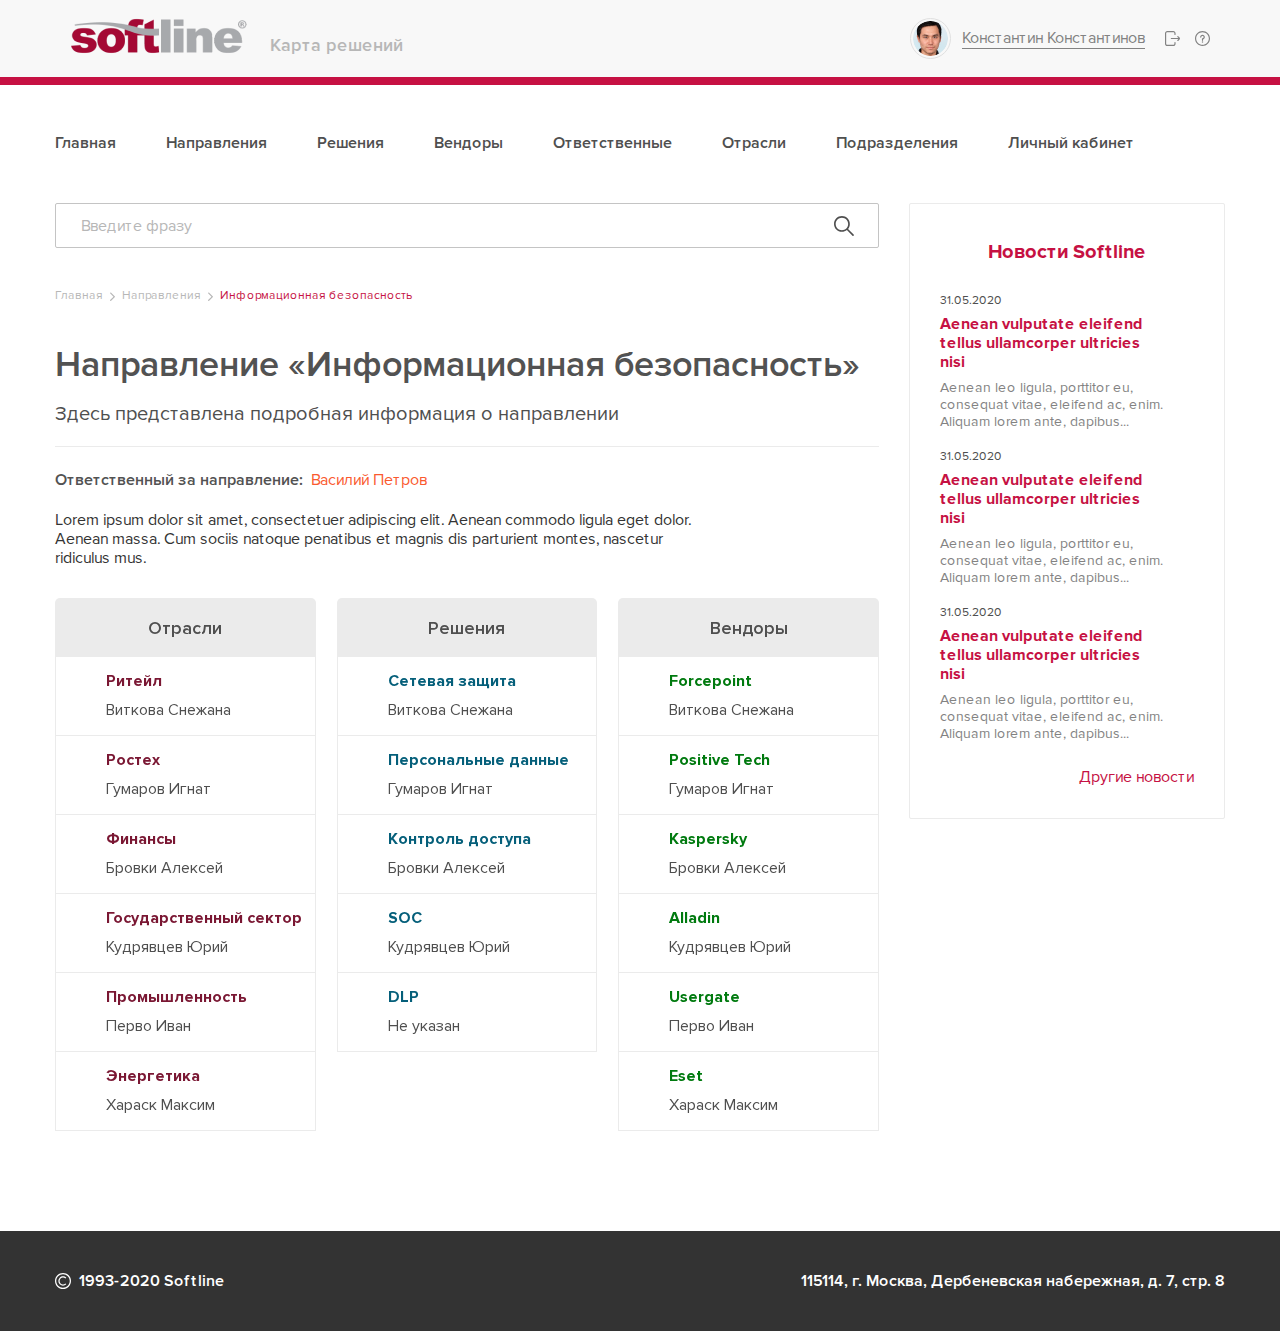
<file: referral_card.html>
<!DOCTYPE html>
<html lang="ru">
	<head>
		<meta http-equiv="Content-Type" content="text/html; charset=utf-8">
		<!-- Переключение IE в последнию версию, на случай если в настройках пользователя стоит меньшая -->
		<meta http-equiv="X-UA-Compatible" content="IE=edge">

		<!-- Адаптирование страницы для мобильных устройств -->
		<meta name="viewport" content="width=device-width, initial-scale=1, maximum-scale=1">

		<!-- Запрет распознования номера телефона -->
		<meta name="format-detection" content="telephone=no">
		<meta name="SKYPE_TOOLBAR" content ="SKYPE_TOOLBAR_PARSER_COMPATIBLE">

		<!-- Заголовок страницы -->
		<title>Заголовок страницы</title>

		<!-- Данное значение часто используют(использовали) поисковые системы -->
		<meta name="description" content="">
		<meta name="keywords" content="">

		<!-- Традиционная иконка сайта, размер 16x16, прозрачность поддерживается. Рекомендуемый формат: .ico или .png -->
		<link rel="shortcut icon" href="images/favicon.ico">

		<!-- Подключение файлов стилей -->
		<link rel="stylesheet" href="css/owl.carousel.css">
		<link rel="stylesheet" href="css/fancybox.css">
		<link rel="stylesheet" href="css/styles.css">

		<link rel="stylesheet" href="css/response_1199.css" media="(max-width: 1199px)">
		<link rel="stylesheet" href="css/response_1023.css" media="(max-width: 1023px)">
		<link rel="stylesheet" href="css/response_767.css" media="(max-width: 767px)">
		<link rel="stylesheet" href="css/response_479.css" media="(max-width: 479px)">
		<link rel="stylesheet" href="css/response_374.css" media="(max-width: 374px)">
	</head>

	<body>
		<div class="wrap">
			<div class="main">
				<!-- Шапка -->
				<header>
					<div class="cont flex">
						<div class="logo_wrap flex">
							<div class="logo"><a href="#"><img src="images/logo.png" alt=""></a></div>

							<div class="logo_text">Карта решений</div>
						</div>

						<div class="mob_search_btn">
							<button type="button">
								<svg class="icon">
									<use xlink:href="#ic_search"></use>
								</svg>
							</button>
						</div>

						<div class="user_wrap flex">
							<a href="#" class="user flex">
								<div class="thumb flex"><div class="thumb_inner"><img src="images/user_img1.png" alt=""></div></div>

								<div class="name">Константин Константинов</div>
							</a>

							<div class="open_links_btn">
								<button type="button">
									<svg class="icon">
										<use xlink:href="#ic_arrow-down"></use>
									</svg>
								</button>
							</div>

							<div class="links flex">
								<div class="link">
									<a href="#">
										<svg class="icon">
											<use xlink:href="#ic_logout"></use>
										</svg>
									</a>
								</div>

								<div class="link">
									<a href="#">
										<svg class="icon">
											<use xlink:href="#ic_question"></use>
										</svg>
									</a>
								</div>
							</div>
						</div>

						<div class="search_box search_mob">
							<form action="" class="search">
								<input type="text" name="" value="" placeholder="Введите фразу" class="input">

								<button type="button" class="search_close"></button>
							</form>

							<div class="search_results">
								<div class="scroll">
									<div class="title">Продукты:</div>

									<ul>
										<li><a href="#">Windows Server 2010, <span>продажа лицензий</span></a></li>
										<li><a href="#">Windows 10, <span>продажа лицензий</span></a></li>
										<li><a href="#">Windows Azure, <span>продажа лицензий</span></a></li>
									</ul>

									<div class="title">Направления:</div>

									<ul>
										<li><a href="#">Обучение Windows Server 10, <span>направление учебного центра</span></a></li>
										<li><a href="#">Обучение Windows 10, <span>направление учебного центра</span></a></li>
										<li><a href="#">Обучение Windows Azure, <span>направление учебного центра</span></a></li>
									</ul>

									<div class="title">Сотрудники:</div>

									<ul>
										<li><a href="#">Олег Родионов, <span>инженер отдел внедрения Windows</span></a></li>
										<li><a href="#">Александр Дмитриев, <span>менеджер, группа продаж Windows</span></a></li>
										<li><a href="#">Обучение Windows Azure, <span>направление учебного центра</span></a></li>
									</ul>

									<div class="title">Документы:</div>

									<ul>
										<li><a href="#">Новые возможности Windows, <span>презентация</span></a></li>
										<li><a href="#">Новые возможности Windows, <span>презентация</span></a></li>
										<li><a href="#">Новые возможности Windows, <span>презентация</span></a></li>
										<li><a href="#">Новые возможности Windows, <span>презентация</span></a></li>
									</ul>
								</div>
							</div>
						</div>
					</div>
				</header>
				<!-- End Шапка -->


				<!-- Основная часть -->
				<section class="head_inner">
					<div class="cont">
						<nav class="menu flex">
							<div class="item">
								<a href="/">Главная</a>
							</div>
							<div class="item">
								<a href="/">Направления</a>
							</div>
							<div class="item">
								<a href="/">Решения</a>
							</div>
							<div class="item">
								<a href="/">Вендоры</a>
							</div>
							<div class="item">
								<a href="/">Ответственные</a>
							</div>
							<div class="item">
								<a href="/">Отрасли</a>
							</div>
							<div class="item">
								<a href="/">Подразделения</a>
							</div>
							<div class="item">
								<a href="/">Личный кабинет</a>
							</div>
						</nav>
					</div>
				</section>


				<section class="section_main">
					<div class="cont flex">
						<div class="content big">
							<div class="search_box">
								<form action="" class="search">
									<input type="text" name="" value="" placeholder="Введите фразу" class="input">

									<button type="submit" class="search_btn">
										<svg class="icon">
											<use xlink:href="#ic_search"></use>
										</svg>
									</button>
								</form>

								<div class="search_results">
									<div class="scroll">
										<div class="title">Продукты:</div>

										<ul>
											<li><a href="#">Windows Server 2010, <span>продажа лицензий</span></a></li>
											<li><a href="#">Windows 10, <span>продажа лицензий</span></a></li>
											<li><a href="#">Windows Azure, <span>продажа лицензий</span></a></li>
										</ul>

										<div class="title">Направления:</div>

										<ul>
											<li><a href="#">Обучение Windows Server 10, <span>направление учебного центра</span></a></li>
											<li><a href="#">Обучение Windows 10, <span>направление учебного центра</span></a></li>
											<li><a href="#">Обучение Windows Azure, <span>направление учебного центра</span></a></li>
										</ul>

										<div class="title">Сотрудники:</div>

										<ul>
											<li><a href="#">Олег Родионов, <span>инженер отдел внедрения Windows</span></a></li>
											<li><a href="#">Александр Дмитриев, <span>менеджер, группа продаж Windows</span></a></li>
											<li><a href="#">Обучение Windows Azure, <span>направление учебного центра</span></a></li>
										</ul>

										<div class="title">Документы:</div>

										<ul>
											<li><a href="#">Новые возможности Windows, <span>презентация</span></a></li>
											<li><a href="#">Новые возможности Windows, <span>презентация</span></a></li>
											<li><a href="#">Новые возможности Windows, <span>презентация</span></a></li>
											<li><a href="#">Новые возможности Windows, <span>презентация</span></a></li>
										</ul>
									</div>
								</div>
							</div>


							<section class="breadcrumbs">
								<a href="/">Главная</a> <span class="sep"></span> <a href="/">Направления</a> <span class="sep"></span> Информационная безопасность
							</section>


							<h1 class="page_title">Направление &laquo;Информационная безопасность&raquo;</h1>

							<div class="subTitle">Здесь представлена подробная информация о направлении</div>

							<div class="hr"></div>


							<section class="section_info">
								<div class="info_responsible">Ответственный за направление: <a href="#">Василий Петров</a></div>

								<div class="text_block">
									<p>
										Lorem ipsum dolor sit amet, consectetuer adipiscing elit. Aenean commodo ligula eget dolor.<br> Aenean massa. Cum sociis natoque penatibus et magnis dis parturient montes, nascetur<br> ridiculus mus.
									</p>
								</div>

								<div class="carousel_info carousel_infoSmall">
									<div class="counter"><span class="this">1</span> из <span class="all">3</span></div>

									<div class="carousel owl-carousel">
										<div class="slide industry">
											<div class="head">Отрасли</div>

											<div class="items">
												<div class="item">
													<div class="name"><a href="#">Ритейл</a></div>

													<div class="desc"><a href="#">Виткова Снежана</a></div>
												</div>
												<div class="item">
													<div class="name"><a href="#">Ростех</a></div>

													<div class="desc"><a href="#">Гумаров Игнат</a></div>
												</div>
												<div class="item">
													<div class="name"><a href="#">Финансы</a></div>

													<div class="desc"><a href="#">Бровки Алексей</a></div>
												</div>
												<div class="item">
													<div class="name"><a href="#">Государственный сектор</a></div>

													<div class="desc"><a href="#">Кудрявцев Юрий</a></div>
												</div>
												<div class="item">
													<div class="name"><a href="#">Промышленность</a></div>

													<div class="desc"><a href="#">Перво Иван</a></div>
												</div>
												<div class="item">
													<div class="name"><a href="#">Энергетика</a></div>

													<div class="desc"><a href="#">Хараск Максим</a></div>
												</div>
											</div>
										</div>

										<div class="slide solutions">
											<div class="head">Решения</div>

											<div class="items">
												<div class="item">
													<div class="name"><a href="#">Сетевая защита</a></div>

													<div class="desc"><a href="#">Виткова Снежана</a></div>
												</div>
												<div class="item">
													<div class="name"><a href="#">Персональные данные</a></div>

													<div class="desc"><a href="#">Гумаров Игнат</a></div>
												</div>
												<div class="item">
													<div class="name"><a href="#">Контроль доступа</a></div>

													<div class="desc"><a href="#">Бровки Алексей</a></div>
												</div>
												<div class="item">
													<div class="name"><a href="#">SOC</a></div>

													<div class="desc"><a href="#">Кудрявцев Юрий</a></div>
												</div>
												<div class="item">
													<div class="name"><a href="#">DLP</a></div>

													<div class="desc"><a href="#">Не указан</a></div>
												</div>
											</div>
										</div>

										<div class="slide vendors">
											<div class="head">Вендоры</div>

											<div class="items">
												<div class="item">
													<div class="name"><a href="#">Forcepoint</a></div>

													<div class="desc"><a href="#">Виткова Снежана</a></div>
												</div>
												<div class="item">
													<div class="name"><a href="#">Positive Tech</a></div>

													<div class="desc"><a href="#">Гумаров Игнат</a></div>
												</div>
												<div class="item">
													<div class="name"><a href="#">Kaspersky</a></div>

													<div class="desc"><a href="#">Бровки Алексей</a></div>
												</div>
												<div class="item">
													<div class="name"><a href="#">Alladin</a></div>

													<div class="desc"><a href="#">Кудрявцев Юрий</a></div>
												</div>
												<div class="item">
													<div class="name"><a href="#">Usergate</a></div>

													<div class="desc"><a href="#">Перво Иван</a></div>
												</div>
												<div class="item">
													<div class="name"><a href="#">Eset</a></div>

													<div class="desc"><a href="#">Хараск Максим</a></div>
												</div>
											</div>
										</div>
									</div>
								</div>
							</section>
						</div>

						<aside class="aside">
							<div class="news">
								<div class="title">Новости Softline</div>

								<div class="items">
									<div class="item">
										<div class="date">31.05.2020</div>

										<div class="name"><a href="#">Aenean vulputate eleifend tellus ullamcorper ultricies nisi</a></div>

										<div class="desc">Aenean leo ligula, porttitor eu, consequat vitae, eleifend ac, enim. Aliquam lorem ante, dapibus...</div>
									</div>

									<div class="item">
										<div class="date">31.05.2020</div>

										<div class="name"><a href="#">Aenean vulputate eleifend tellus ullamcorper ultricies nisi</a></div>

										<div class="desc">Aenean leo ligula, porttitor eu, consequat vitae, eleifend ac, enim. Aliquam lorem ante, dapibus...</div>
									</div>

									<div class="item">
										<div class="date">31.05.2020</div>

										<div class="name"><a href="#">Aenean vulputate eleifend tellus ullamcorper ultricies nisi</a></div>

										<div class="desc">Aenean leo ligula, porttitor eu, consequat vitae, eleifend ac, enim. Aliquam lorem ante, dapibus...</div>
									</div>
								</div>

								<div class="link_other"><a href="#">Другие новости</a></div>
							</div>
						</aside>
					</div>
				</section>
				<!-- End Основная часть -->
			</div>


			<!-- Подвал -->
			<footer>
				<div class="cont flex">
					<div class="copy">
						<svg class="icon">
							<use xlink:href="#ic_copy"></use>
						</svg>
						1993-2020 Softline
					</div>

					<div class="adress">115114, г. Москва, Дербеневская набережная, д. 7, стр. 8</div>
				</div>
			</footer>
			<!-- End Подвал -->
		</div>

		<div class="supports_error">
			Ваш браузер устарел рекомендуем обновить его до последней версии<br /> или использовать другой более современный.
		</div>

		<div class="overlay"></div>

		<div id="svg_icons">
			<svg style="display:none;">
				<symbol id="ic_logout" viewBox="0 0 15 15">
					<path d="M10.5762 11.4844V12.6562C10.5762 13.9486 9.5248 15 8.23242 15H2.34375C1.05137 15 0 13.9486 0 12.6562V2.34375C0 1.05137 1.05137 0 2.34375 0H8.23242C9.5248 0 10.5762 1.05137 10.5762 2.34375V3.51562C10.5762 3.83926 10.3139 4.10156 9.99023 4.10156C9.6666 4.10156 9.4043 3.83926 9.4043 3.51562V2.34375C9.4043 1.69762 8.87856 1.17188 8.23242 1.17188H2.34375C1.69762 1.17188 1.17188 1.69762 1.17188 2.34375V12.6562C1.17188 13.3024 1.69762 13.8281 2.34375 13.8281H8.23242C8.87856 13.8281 9.4043 13.3024 9.4043 12.6562V11.4844C9.4043 11.1607 9.6666 10.8984 9.99023 10.8984C10.3139 10.8984 10.5762 11.1607 10.5762 11.4844ZM14.571 6.49349L13.2589 5.18143C13.03 4.95255 12.659 4.95255 12.4302 5.18143C12.2013 5.41019 12.2013 5.78121 12.4302 6.00998L13.3635 6.94336H6.32812C6.00449 6.94336 5.74219 7.20566 5.74219 7.5293C5.74219 7.85294 6.00449 8.11523 6.32812 8.11523H13.3635L12.4302 9.04861C12.2013 9.27738 12.2013 9.6484 12.4302 9.87717C12.5447 9.99161 12.6946 10.0488 12.8445 10.0488C12.9945 10.0488 13.1445 9.99161 13.2589 9.87717L14.571 8.5651C15.1421 7.99393 15.1421 7.06467 14.571 6.49349Z"/>
				</symbol>

				<symbol id="ic_question" viewBox="0 0 15 15">
					<path d="M7.49927 11.8213C7.90377 11.8213 8.23169 11.4934 8.23169 11.0889C8.23169 10.6844 7.90377 10.3564 7.49927 10.3564C7.09476 10.3564 6.76685 10.6844 6.76685 11.0889C6.76685 11.4934 7.09476 11.8213 7.49927 11.8213Z"/>
					<path d="M7.49927 0C3.35423 0 -0.000732422 3.3544 -0.000732422 7.5C-0.000732422 11.645 3.35367 15 7.49927 15C11.6443 15 14.9993 11.6456 14.9993 7.5C14.9993 3.35496 11.6449 0 7.49927 0ZM7.49927 13.8281C4.00189 13.8281 1.17114 10.9978 1.17114 7.5C1.17114 4.00263 4.00143 1.17188 7.49927 1.17188C10.9966 1.17188 13.8274 4.00216 13.8274 7.5C13.8274 10.9974 10.9971 13.8281 7.49927 13.8281Z"/>
					<path d="M7.49927 3.76465C6.20692 3.76465 5.15552 4.81605 5.15552 6.1084C5.15552 6.43201 5.41784 6.69434 5.74146 6.69434C6.06507 6.69434 6.32739 6.43201 6.32739 6.1084C6.32739 5.46223 6.8531 4.93652 7.49927 4.93652C8.14544 4.93652 8.67114 5.46223 8.67114 6.1084C8.67114 6.75457 8.14544 7.28027 7.49927 7.28027C7.17565 7.28027 6.91333 7.5426 6.91333 7.86621V9.33105C6.91333 9.65467 7.17565 9.91699 7.49927 9.91699C7.82288 9.91699 8.08521 9.65467 8.08521 9.33105V8.378C9.09495 8.11717 9.84302 7.19851 9.84302 6.1084C9.84302 4.81605 8.79161 3.76465 7.49927 3.76465Z"/>
				</symbol>

				<symbol id="ic_search" viewBox="0 0 20 20">
					<path d="M19.8779 18.6996L14.0681 12.8897C15.17 11.5293 15.8334 9.79975 15.8334 7.9167C15.8334 3.55145 12.2819 0 7.91666 0C3.55141 0 0 3.55145 0 7.9167C0 12.2819 3.55145 15.8334 7.9167 15.8334C9.79975 15.8334 11.5293 15.17 12.8897 14.0681L18.6996 19.878C18.8623 20.0407 19.1261 20.0407 19.2889 19.878L19.878 19.2888C20.0407 19.1261 20.0407 18.8623 19.8779 18.6996ZM7.9167 14.1667C4.47024 14.1667 1.66668 11.3631 1.66668 7.9167C1.66668 4.47024 4.47024 1.66668 7.9167 1.66668C11.3631 1.66668 14.1667 4.47024 14.1667 7.9167C14.1667 11.3631 11.3631 14.1667 7.9167 14.1667Z" />
				</symbol>

				<symbol id="ic_diamond" viewBox="0 0 16 14">
					<path d="M11.7758 3.55859L8.79395 13.0012L16.0001 3.55859H11.7758Z"/>
					<path d="M2.32239 0.21875L0.0332031 2.96578H3.92483L2.32239 0.21875Z"/>
					<path d="M13.6767 0.21875L12.0742 2.96578H15.9658L13.6767 0.21875Z"/>
					<path d="M4.22431 3.55859H0L7.20619 13.0012L4.22431 3.55859Z"/>
					<path d="M8.71582 0L11.4961 2.78025L13.1178 0H8.71582Z"/>
					<path d="M2.88281 0L4.5045 2.78025L7.28475 0H2.88281Z"/>
					<path d="M4.8457 3.55859L7.99958 13.5453L11.1535 3.55859H4.8457Z"/>
					<path d="M7.99973 0.125L5.15723 2.9675H10.8422L7.99973 0.125Z"/>
				</symbol>

				<symbol id="ic_copy" viewBox="0 0 16 16">
					<path d="M8 16C5.86316 16 3.85413 15.1678 2.34314 13.6569C0.832153 12.1459 0 10.1368 0 8C0 5.86316 0.832153 3.85413 2.34314 2.34314C3.85413 0.832153 5.86316 0 8 0C10.1368 0 12.1459 0.832153 13.6569 2.34314C15.1678 3.85413 16 5.86316 16 8C16 10.1368 15.1678 12.1459 13.6569 13.6569C12.1459 15.1678 10.1368 16 8 16ZM8 1.25C4.27808 1.25 1.25 4.27808 1.25 8C1.25 11.7219 4.27808 14.75 8 14.75C11.7219 14.75 14.75 11.7219 14.75 8C14.75 4.27808 11.7219 1.25 8 1.25ZM11.2925 11.2925L10.4086 10.4086C9.08044 11.7367 6.91956 11.7367 5.59143 10.4086C4.26331 9.08044 4.26331 6.91956 5.59143 5.59143C6.91956 4.26331 9.08044 4.26331 10.4086 5.59143L11.2925 4.70752C9.47693 2.89209 6.52295 2.89209 4.70752 4.70752C2.89209 6.52307 2.89209 9.47705 4.70752 11.2925C5.61523 12.2002 6.80762 12.6541 8 12.6541C9.19226 12.6541 10.3848 12.2002 11.2925 11.2925Z" fill="white"/>
				</symbol>

				<symbol id="ic_arrow-down" viewBox="0 0 11 6">
					<path d="M4.90716 5.89705C4.97584 5.96573 5.05496 6 5.14429 6C5.23362 6 5.31259 5.96577 5.38124 5.89705L10.1857 1.09284C10.2544 1.02412 10.2885 0.945042 10.2885 0.855709C10.2885 0.766375 10.2541 0.687261 10.1857 0.618582L9.67025 0.103019C9.60157 0.0343034 9.52246 0 9.43302 0C9.34379 0 9.26471 0.0343034 9.19604 0.103019L5.14429 4.15462L1.09273 0.103019C1.02401 0.0343034 0.944934 0 0.8556 0C0.766231 0 0.687152 0.0343034 0.618473 0.103019L0.103127 0.618582C0.0343035 0.687261 0 0.766231 0 0.855709C0 0.945187 0.0344118 1.02416 0.103127 1.09284L4.90716 5.89705Z" />
				</symbol>
			</svg>
		</div>


		<!-- Подключение javascript файлов -->
		<script src="js/jquery-3.5.0.min.js"></script>
		<script src="js/jquery-migrate-1.4.1.min.js"></script>

		<script src="js/lozad.min.js"></script>

		<script src="js/owl.carousel.min.js"></script>
		<script src="js/fancybox.min.js"></script>

		<script src="js/inputmask.min.js"></script>
		<script src="js/nice-select.js"></script>

		<script src="js/functions.js"></script>
		<script src="js/scripts.js"></script>
	</body>
</html>
</file>
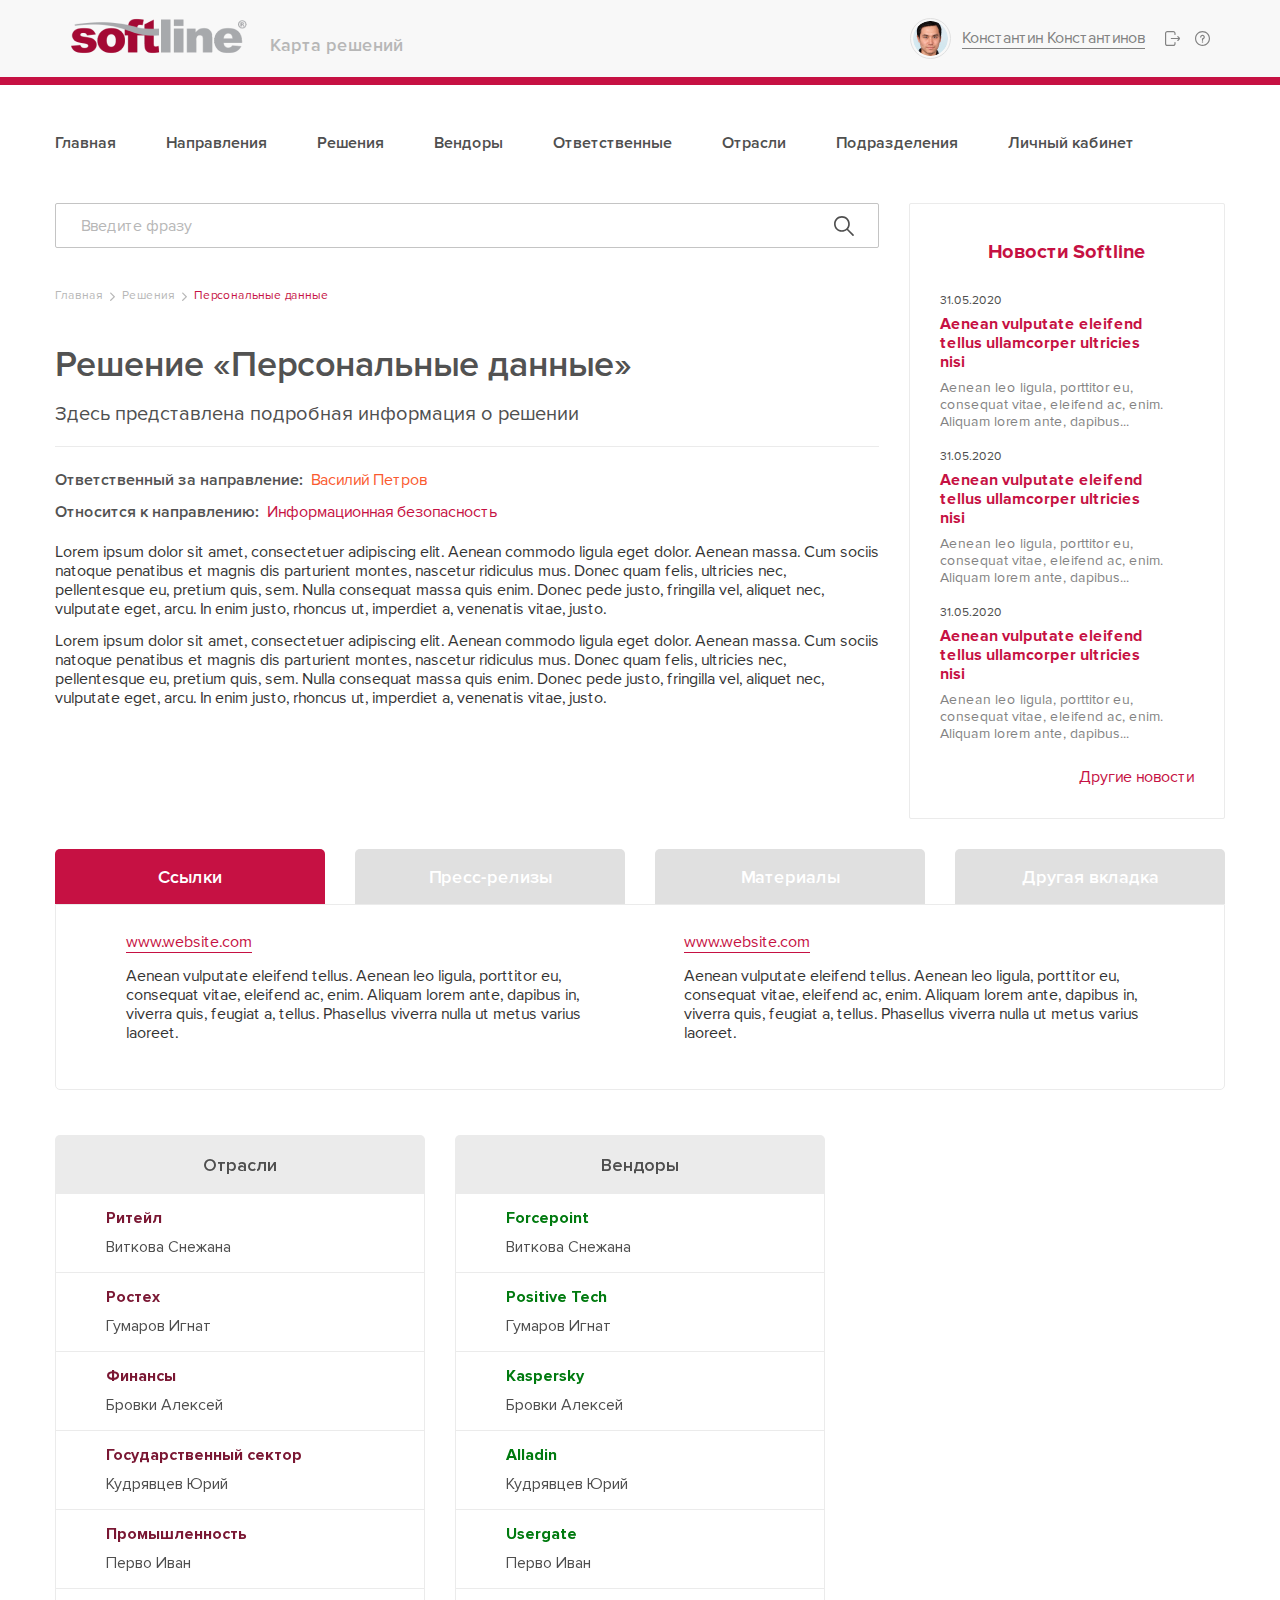
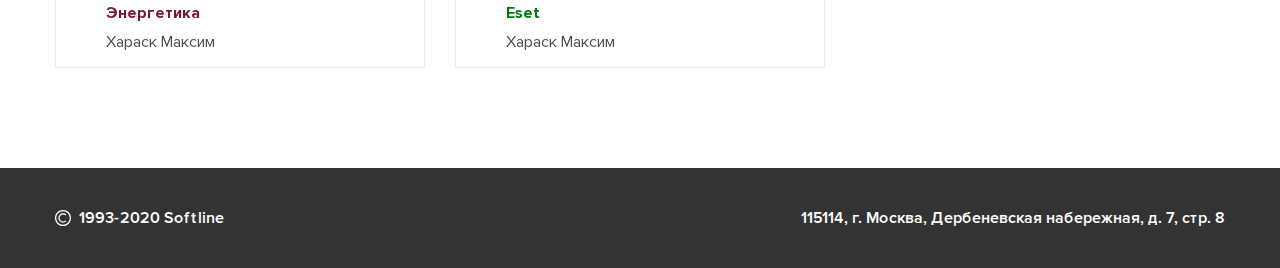
<file: referral_solutions.html>
<!DOCTYPE html>
<html lang="ru">
	<head>
		<meta http-equiv="Content-Type" content="text/html; charset=utf-8">
		<!-- Переключение IE в последнию версию, на случай если в настройках пользователя стоит меньшая -->
		<meta http-equiv="X-UA-Compatible" content="IE=edge">

		<!-- Адаптирование страницы для мобильных устройств -->
		<meta name="viewport" content="width=device-width, initial-scale=1, maximum-scale=1">

		<!-- Запрет распознования номера телефона -->
		<meta name="format-detection" content="telephone=no">
		<meta name="SKYPE_TOOLBAR" content ="SKYPE_TOOLBAR_PARSER_COMPATIBLE">

		<!-- Заголовок страницы -->
		<title>Заголовок страницы</title>

		<!-- Данное значение часто используют(использовали) поисковые системы -->
		<meta name="description" content="">
		<meta name="keywords" content="">

		<!-- Традиционная иконка сайта, размер 16x16, прозрачность поддерживается. Рекомендуемый формат: .ico или .png -->
		<link rel="shortcut icon" href="images/favicon.ico">

		<!-- Подключение файлов стилей -->
		<link rel="stylesheet" href="css/owl.carousel.css">
		<link rel="stylesheet" href="css/fancybox.css">
		<link rel="stylesheet" href="css/styles.css">

		<link rel="stylesheet" href="css/response_1199.css" media="(max-width: 1199px)">
		<link rel="stylesheet" href="css/response_1023.css" media="(max-width: 1023px)">
		<link rel="stylesheet" href="css/response_767.css" media="(max-width: 767px)">
		<link rel="stylesheet" href="css/response_479.css" media="(max-width: 479px)">
		<link rel="stylesheet" href="css/response_374.css" media="(max-width: 374px)">
	</head>

	<body>
		<div class="wrap">
			<div class="main">
				<!-- Шапка -->
				<header>
					<div class="cont flex">
						<div class="logo_wrap flex">
							<div class="logo"><a href="#"><img src="images/logo.png" alt=""></a></div>

							<div class="logo_text">Карта решений</div>
						</div>

						<div class="mob_search_btn">
							<button type="button">
								<svg class="icon">
									<use xlink:href="#ic_search"></use>
								</svg>
							</button>
						</div>

						<div class="user_wrap flex">
							<a href="#" class="user flex">
								<div class="thumb flex"><div class="thumb_inner"><img src="images/user_img1.png" alt=""></div></div>

								<div class="name">Константин Константинов</div>
							</a>

							<div class="open_links_btn">
								<button type="button">
									<svg class="icon">
										<use xlink:href="#ic_arrow-down"></use>
									</svg>
								</button>
							</div>

							<div class="links flex">
								<div class="link">
									<a href="#">
										<svg class="icon">
											<use xlink:href="#ic_logout"></use>
										</svg>
									</a>
								</div>

								<div class="link">
									<a href="#">
										<svg class="icon">
											<use xlink:href="#ic_question"></use>
										</svg>
									</a>
								</div>
							</div>
						</div>

						<div class="search_box search_mob">
							<form action="" class="search">
								<input type="text" name="" value="" placeholder="Введите фразу" class="input">

								<button type="button" class="search_close"></button>
							</form>

							<div class="search_results">
								<div class="scroll">
									<div class="title">Продукты:</div>

									<ul>
										<li><a href="#">Windows Server 2010, <span>продажа лицензий</span></a></li>
										<li><a href="#">Windows 10, <span>продажа лицензий</span></a></li>
										<li><a href="#">Windows Azure, <span>продажа лицензий</span></a></li>
									</ul>

									<div class="title">Направления:</div>

									<ul>
										<li><a href="#">Обучение Windows Server 10, <span>направление учебного центра</span></a></li>
										<li><a href="#">Обучение Windows 10, <span>направление учебного центра</span></a></li>
										<li><a href="#">Обучение Windows Azure, <span>направление учебного центра</span></a></li>
									</ul>

									<div class="title">Сотрудники:</div>

									<ul>
										<li><a href="#">Олег Родионов, <span>инженер отдел внедрения Windows</span></a></li>
										<li><a href="#">Александр Дмитриев, <span>менеджер, группа продаж Windows</span></a></li>
										<li><a href="#">Обучение Windows Azure, <span>направление учебного центра</span></a></li>
									</ul>

									<div class="title">Документы:</div>

									<ul>
										<li><a href="#">Новые возможности Windows, <span>презентация</span></a></li>
										<li><a href="#">Новые возможности Windows, <span>презентация</span></a></li>
										<li><a href="#">Новые возможности Windows, <span>презентация</span></a></li>
										<li><a href="#">Новые возможности Windows, <span>презентация</span></a></li>
									</ul>
								</div>
							</div>
						</div>
					</div>
				</header>
				<!-- End Шапка -->


				<!-- Основная часть -->
				<section class="head_inner">
					<div class="cont">
						<nav class="menu flex">
							<div class="item">
								<a href="/">Главная</a>
							</div>
							<div class="item">
								<a href="/">Направления</a>
							</div>
							<div class="item">
								<a href="/">Решения</a>
							</div>
							<div class="item">
								<a href="/">Вендоры</a>
							</div>
							<div class="item">
								<a href="/">Ответственные</a>
							</div>
							<div class="item">
								<a href="/">Отрасли</a>
							</div>
							<div class="item">
								<a href="/">Подразделения</a>
							</div>
							<div class="item">
								<a href="/">Личный кабинет</a>
							</div>
						</nav>
					</div>
				</section>


				<section class="section_main">
					<div class="cont flex">
						<div class="content big">
							<div class="search_box">
								<form action="" class="search">
									<input type="text" name="" value="" placeholder="Введите фразу" class="input">

									<button type="submit" class="search_btn">
										<svg class="icon">
											<use xlink:href="#ic_search"></use>
										</svg>
									</button>
								</form>

								<div class="search_results">
									<div class="scroll">
										<div class="title">Продукты:</div>

										<ul>
											<li><a href="#">Windows Server 2010, <span>продажа лицензий</span></a></li>
											<li><a href="#">Windows 10, <span>продажа лицензий</span></a></li>
											<li><a href="#">Windows Azure, <span>продажа лицензий</span></a></li>
										</ul>

										<div class="title">Направления:</div>

										<ul>
											<li><a href="#">Обучение Windows Server 10, <span>направление учебного центра</span></a></li>
											<li><a href="#">Обучение Windows 10, <span>направление учебного центра</span></a></li>
											<li><a href="#">Обучение Windows Azure, <span>направление учебного центра</span></a></li>
										</ul>

										<div class="title">Сотрудники:</div>

										<ul>
											<li><a href="#">Олег Родионов, <span>инженер отдел внедрения Windows</span></a></li>
											<li><a href="#">Александр Дмитриев, <span>менеджер, группа продаж Windows</span></a></li>
											<li><a href="#">Обучение Windows Azure, <span>направление учебного центра</span></a></li>
										</ul>

										<div class="title">Документы:</div>

										<ul>
											<li><a href="#">Новые возможности Windows, <span>презентация</span></a></li>
											<li><a href="#">Новые возможности Windows, <span>презентация</span></a></li>
											<li><a href="#">Новые возможности Windows, <span>презентация</span></a></li>
											<li><a href="#">Новые возможности Windows, <span>презентация</span></a></li>
										</ul>
									</div>
								</div>
							</div>


							<section class="breadcrumbs">
								<a href="/">Главная</a> <span class="sep"></span> <a href="/">Решения</a> <span class="sep"></span> Персональные данные
							</section>


							<h1 class="page_title">Решение &laquo;Персональные данные&raquo;</h1>

							<div class="subTitle">Здесь представлена подробная информация о решении</div>

							<div class="hr"></div>


							<section class="section_info">
								<div class="info_responsible">Ответственный за направление: <a href="#">Василий Петров</a></div>

								<div class="refers_direction">Относится к направлению: <a href="#">Информационная безопасность</a></div>

								<div class="text_block">
									<p>
										Lorem ipsum dolor sit amet, consectetuer adipiscing elit. Aenean commodo ligula eget dolor. Aenean massa. Cum sociis natoque penatibus et magnis dis parturient montes, nascetur ridiculus mus. Donec quam felis, ultricies nec, pellentesque eu, pretium quis, sem. Nulla consequat massa quis enim. Donec pede justo, fringilla vel, aliquet nec, vulputate eget, arcu. In enim justo, rhoncus ut, imperdiet a, venenatis vitae, justo.
									</p>

									<p>
										Lorem ipsum dolor sit amet, consectetuer adipiscing elit. Aenean commodo ligula eget dolor. Aenean massa. Cum sociis natoque penatibus et magnis dis parturient montes, nascetur ridiculus mus. Donec quam felis, ultricies nec, pellentesque eu, pretium quis, sem. Nulla consequat massa quis enim. Donec pede justo, fringilla vel, aliquet nec, vulputate eget, arcu. In enim justo, rhoncus ut, imperdiet a, venenatis vitae, justo.
									</p>
								</div>
							</section>
						</div>

						<aside class="aside">
							<div class="news">
								<div class="title">Новости Softline</div>

								<div class="items">
									<div class="item">
										<div class="date">31.05.2020</div>

										<div class="name"><a href="#">Aenean vulputate eleifend tellus ullamcorper ultricies nisi</a></div>

										<div class="desc">Aenean leo ligula, porttitor eu, consequat vitae, eleifend ac, enim. Aliquam lorem ante, dapibus...</div>
									</div>

									<div class="item">
										<div class="date">31.05.2020</div>

										<div class="name"><a href="#">Aenean vulputate eleifend tellus ullamcorper ultricies nisi</a></div>

										<div class="desc">Aenean leo ligula, porttitor eu, consequat vitae, eleifend ac, enim. Aliquam lorem ante, dapibus...</div>
									</div>

									<div class="item">
										<div class="date">31.05.2020</div>

										<div class="name"><a href="#">Aenean vulputate eleifend tellus ullamcorper ultricies nisi</a></div>

										<div class="desc">Aenean leo ligula, porttitor eu, consequat vitae, eleifend ac, enim. Aliquam lorem ante, dapibus...</div>
									</div>
								</div>

								<div class="link_other"><a href="#">Другие новости</a></div>
							</div>
						</aside>

						<section class="information tabs_container tabs_accordion">
							<div class="main_tabs tabs">
								<button type="button" data-content="#tab1" data-level="level1" class="active">Ссылки</button>

								<button type="button" data-content="#tab2" data-level="level1">Пресс-релизы</button>

								<button type="button" data-content="#tab3" data-level="level1">Материалы</button>

								<button type="button" data-content="#tab4" data-level="level1">Другая вкладка</button>
							</div>

							<div class="items_accordion">
								<div class="item_accordion">
									<div class="open_btn active">Ссылки</div>

									<div class="data tab_content level1 active" id="tab1">
										<div class="bord text_block">
											<div class="cols flex">
												<div class="col">
													<p>
														<a href="/">www.website.com</a>
													</p>

													<p>
														Aenean vulputate eleifend tellus. Aenean leo ligula, porttitor eu, consequat vitae, eleifend ac, enim. Aliquam lorem ante, dapibus in, viverra quis, feugiat a, tellus. Phasellus viverra nulla ut metus varius laoreet.
													</p>
												</div>

												<div class="col">
													<p>
														<a href="/">www.website.com</a>
													</p>

													<p>
														Aenean vulputate eleifend tellus. Aenean leo ligula, porttitor eu, consequat vitae, eleifend ac, enim. Aliquam lorem ante, dapibus in, viverra quis, feugiat a, tellus. Phasellus viverra nulla ut metus varius laoreet.
													</p>
												</div>
											</div>
										</div>
									</div>
								</div>

								<div class="item_accordion">
									<div class="open_btn">Пресс-релизы</div>

									<div class="data tab_content level1" id="tab2">
										<div class="bord text_block">
											<div class="cols flex">
												<div class="col">
													<p>
														<a href="/">www.website.com</a>
													</p>

													<p>
														Aenean vulputate eleifend tellus. Aenean leo ligula, porttitor eu, consequat vitae, eleifend ac, enim. Aliquam lorem ante, dapibus in, viverra quis, feugiat a, tellus. Phasellus viverra nulla ut metus varius laoreet.
													</p>
												</div>

												<div class="col">
													<p>
														<a href="/">www.website.com</a>
													</p>

													<p>
														Aenean vulputate eleifend tellus. Aenean leo ligula, porttitor eu, consequat vitae, eleifend ac, enim. Aliquam lorem ante, dapibus in, viverra quis, feugiat a, tellus. Phasellus viverra nulla ut metus varius laoreet.
													</p>
												</div>
											</div>
										</div>
									</div>
								</div>

								<div class="item_accordion">
									<div class="open_btn">Материалы</div>

									<div class="data tab_content level1" id="tab3">
										<div class="bord text_block">
											<div class="cols flex">
												<div class="col">
													<p>
														<a href="/">www.website.com</a>
													</p>

													<p>
														Aenean vulputate eleifend tellus. Aenean leo ligula, porttitor eu, consequat vitae, eleifend ac, enim. Aliquam lorem ante, dapibus in, viverra quis, feugiat a, tellus. Phasellus viverra nulla ut metus varius laoreet.
													</p>
												</div>

												<div class="col">
													<p>
														<a href="/">www.website.com</a>
													</p>

													<p>
														Aenean vulputate eleifend tellus. Aenean leo ligula, porttitor eu, consequat vitae, eleifend ac, enim. Aliquam lorem ante, dapibus in, viverra quis, feugiat a, tellus. Phasellus viverra nulla ut metus varius laoreet.
													</p>
												</div>
											</div>
										</div>
									</div>
								</div>

								<div class="item_accordion">
									<div class="open_btn">Другая вкладка</div>

									<div class="data tab_content level1" id="tab4">
										<div class="bord text_block">
											<div class="cols flex">
												<div class="col">
													<p>
														<a href="/">www.website.com</a>
													</p>

													<p>
														Aenean vulputate eleifend tellus. Aenean leo ligula, porttitor eu, consequat vitae, eleifend ac, enim. Aliquam lorem ante, dapibus in, viverra quis, feugiat a, tellus. Phasellus viverra nulla ut metus varius laoreet.
													</p>
												</div>

												<div class="col">
													<p>
														<a href="/">www.website.com</a>
													</p>

													<p>
														Aenean vulputate eleifend tellus. Aenean leo ligula, porttitor eu, consequat vitae, eleifend ac, enim. Aliquam lorem ante, dapibus in, viverra quis, feugiat a, tellus. Phasellus viverra nulla ut metus varius laoreet.
													</p>
												</div>
											</div>
										</div>
									</div>
								</div>
							</div>
						</section>


						<div class="carousel_info carousel_infoMiddle">
							<div class="counter"><span class="this">1</span> из <span class="all"></span></div>

							<div class="carousel owl-carousel">
								<div class="slide industry">
									<div class="head">Отрасли</div>

									<div class="items">
										<div class="item">
											<div class="name"><a href="#">Ритейл</a></div>

											<div class="desc"><a href="#">Виткова Снежана</a></div>
										</div>
										<div class="item">
											<div class="name"><a href="#">Ростех</a></div>

											<div class="desc"><a href="#">Гумаров Игнат</a></div>
										</div>
										<div class="item">
											<div class="name"><a href="#">Финансы</a></div>

											<div class="desc"><a href="#">Бровки Алексей</a></div>
										</div>
										<div class="item">
											<div class="name"><a href="#">Государственный сектор</a></div>

											<div class="desc"><a href="#">Кудрявцев Юрий</a></div>
										</div>
										<div class="item">
											<div class="name"><a href="#">Промышленность</a></div>

											<div class="desc"><a href="#">Перво Иван</a></div>
										</div>
										<div class="item">
											<div class="name"><a href="#">Энергетика</a></div>

											<div class="desc"><a href="#">Хараск Максим</a></div>
										</div>
									</div>
								</div>

								<div class="slide vendors">
									<div class="head">Вендоры</div>

									<div class="items">
										<div class="item">
											<div class="name"><a href="#">Forcepoint</a></div>

											<div class="desc"><a href="#">Виткова Снежана</a></div>
										</div>
										<div class="item">
											<div class="name"><a href="#">Positive Tech</a></div>

											<div class="desc"><a href="#">Гумаров Игнат</a></div>
										</div>
										<div class="item">
											<div class="name"><a href="#">Kaspersky</a></div>

											<div class="desc"><a href="#">Бровки Алексей</a></div>
										</div>
										<div class="item">
											<div class="name"><a href="#">Alladin</a></div>

											<div class="desc"><a href="#">Кудрявцев Юрий</a></div>
										</div>
										<div class="item">
											<div class="name"><a href="#">Usergate</a></div>

											<div class="desc"><a href="#">Перво Иван</a></div>
										</div>
										<div class="item">
											<div class="name"><a href="#">Eset</a></div>

											<div class="desc"><a href="#">Хараск Максим</a></div>
										</div>
									</div>
								</div>
							</div>
						</div>
					</div>
				</section>
				<!-- End Основная часть -->
			</div>


			<!-- Подвал -->
			<footer>
				<div class="cont flex">
					<div class="copy">
						<svg class="icon">
							<use xlink:href="#ic_copy"></use>
						</svg>
						1993-2020 Softline
					</div>

					<div class="adress">115114, г. Москва, Дербеневская набережная, д. 7, стр. 8</div>
				</div>
			</footer>
			<!-- End Подвал -->
		</div>

		<div class="supports_error">
			Ваш браузер устарел рекомендуем обновить его до последней версии<br /> или использовать другой более современный.
		</div>

		<div class="overlay"></div>

		<div id="svg_icons">
			<svg style="display:none;">
				<symbol id="ic_logout" viewBox="0 0 15 15">
					<path d="M10.5762 11.4844V12.6562C10.5762 13.9486 9.5248 15 8.23242 15H2.34375C1.05137 15 0 13.9486 0 12.6562V2.34375C0 1.05137 1.05137 0 2.34375 0H8.23242C9.5248 0 10.5762 1.05137 10.5762 2.34375V3.51562C10.5762 3.83926 10.3139 4.10156 9.99023 4.10156C9.6666 4.10156 9.4043 3.83926 9.4043 3.51562V2.34375C9.4043 1.69762 8.87856 1.17188 8.23242 1.17188H2.34375C1.69762 1.17188 1.17188 1.69762 1.17188 2.34375V12.6562C1.17188 13.3024 1.69762 13.8281 2.34375 13.8281H8.23242C8.87856 13.8281 9.4043 13.3024 9.4043 12.6562V11.4844C9.4043 11.1607 9.6666 10.8984 9.99023 10.8984C10.3139 10.8984 10.5762 11.1607 10.5762 11.4844ZM14.571 6.49349L13.2589 5.18143C13.03 4.95255 12.659 4.95255 12.4302 5.18143C12.2013 5.41019 12.2013 5.78121 12.4302 6.00998L13.3635 6.94336H6.32812C6.00449 6.94336 5.74219 7.20566 5.74219 7.5293C5.74219 7.85294 6.00449 8.11523 6.32812 8.11523H13.3635L12.4302 9.04861C12.2013 9.27738 12.2013 9.6484 12.4302 9.87717C12.5447 9.99161 12.6946 10.0488 12.8445 10.0488C12.9945 10.0488 13.1445 9.99161 13.2589 9.87717L14.571 8.5651C15.1421 7.99393 15.1421 7.06467 14.571 6.49349Z"/>
				</symbol>

				<symbol id="ic_question" viewBox="0 0 15 15">
					<path d="M7.49927 11.8213C7.90377 11.8213 8.23169 11.4934 8.23169 11.0889C8.23169 10.6844 7.90377 10.3564 7.49927 10.3564C7.09476 10.3564 6.76685 10.6844 6.76685 11.0889C6.76685 11.4934 7.09476 11.8213 7.49927 11.8213Z"/>
					<path d="M7.49927 0C3.35423 0 -0.000732422 3.3544 -0.000732422 7.5C-0.000732422 11.645 3.35367 15 7.49927 15C11.6443 15 14.9993 11.6456 14.9993 7.5C14.9993 3.35496 11.6449 0 7.49927 0ZM7.49927 13.8281C4.00189 13.8281 1.17114 10.9978 1.17114 7.5C1.17114 4.00263 4.00143 1.17188 7.49927 1.17188C10.9966 1.17188 13.8274 4.00216 13.8274 7.5C13.8274 10.9974 10.9971 13.8281 7.49927 13.8281Z"/>
					<path d="M7.49927 3.76465C6.20692 3.76465 5.15552 4.81605 5.15552 6.1084C5.15552 6.43201 5.41784 6.69434 5.74146 6.69434C6.06507 6.69434 6.32739 6.43201 6.32739 6.1084C6.32739 5.46223 6.8531 4.93652 7.49927 4.93652C8.14544 4.93652 8.67114 5.46223 8.67114 6.1084C8.67114 6.75457 8.14544 7.28027 7.49927 7.28027C7.17565 7.28027 6.91333 7.5426 6.91333 7.86621V9.33105C6.91333 9.65467 7.17565 9.91699 7.49927 9.91699C7.82288 9.91699 8.08521 9.65467 8.08521 9.33105V8.378C9.09495 8.11717 9.84302 7.19851 9.84302 6.1084C9.84302 4.81605 8.79161 3.76465 7.49927 3.76465Z"/>
				</symbol>

				<symbol id="ic_search" viewBox="0 0 20 20">
					<path d="M19.8779 18.6996L14.0681 12.8897C15.17 11.5293 15.8334 9.79975 15.8334 7.9167C15.8334 3.55145 12.2819 0 7.91666 0C3.55141 0 0 3.55145 0 7.9167C0 12.2819 3.55145 15.8334 7.9167 15.8334C9.79975 15.8334 11.5293 15.17 12.8897 14.0681L18.6996 19.878C18.8623 20.0407 19.1261 20.0407 19.2889 19.878L19.878 19.2888C20.0407 19.1261 20.0407 18.8623 19.8779 18.6996ZM7.9167 14.1667C4.47024 14.1667 1.66668 11.3631 1.66668 7.9167C1.66668 4.47024 4.47024 1.66668 7.9167 1.66668C11.3631 1.66668 14.1667 4.47024 14.1667 7.9167C14.1667 11.3631 11.3631 14.1667 7.9167 14.1667Z" />
				</symbol>

				<symbol id="ic_diamond" viewBox="0 0 16 14">
					<path d="M11.7758 3.55859L8.79395 13.0012L16.0001 3.55859H11.7758Z"/>
					<path d="M2.32239 0.21875L0.0332031 2.96578H3.92483L2.32239 0.21875Z"/>
					<path d="M13.6767 0.21875L12.0742 2.96578H15.9658L13.6767 0.21875Z"/>
					<path d="M4.22431 3.55859H0L7.20619 13.0012L4.22431 3.55859Z"/>
					<path d="M8.71582 0L11.4961 2.78025L13.1178 0H8.71582Z"/>
					<path d="M2.88281 0L4.5045 2.78025L7.28475 0H2.88281Z"/>
					<path d="M4.8457 3.55859L7.99958 13.5453L11.1535 3.55859H4.8457Z"/>
					<path d="M7.99973 0.125L5.15723 2.9675H10.8422L7.99973 0.125Z"/>
				</symbol>

				<symbol id="ic_copy" viewBox="0 0 16 16">
					<path d="M8 16C5.86316 16 3.85413 15.1678 2.34314 13.6569C0.832153 12.1459 0 10.1368 0 8C0 5.86316 0.832153 3.85413 2.34314 2.34314C3.85413 0.832153 5.86316 0 8 0C10.1368 0 12.1459 0.832153 13.6569 2.34314C15.1678 3.85413 16 5.86316 16 8C16 10.1368 15.1678 12.1459 13.6569 13.6569C12.1459 15.1678 10.1368 16 8 16ZM8 1.25C4.27808 1.25 1.25 4.27808 1.25 8C1.25 11.7219 4.27808 14.75 8 14.75C11.7219 14.75 14.75 11.7219 14.75 8C14.75 4.27808 11.7219 1.25 8 1.25ZM11.2925 11.2925L10.4086 10.4086C9.08044 11.7367 6.91956 11.7367 5.59143 10.4086C4.26331 9.08044 4.26331 6.91956 5.59143 5.59143C6.91956 4.26331 9.08044 4.26331 10.4086 5.59143L11.2925 4.70752C9.47693 2.89209 6.52295 2.89209 4.70752 4.70752C2.89209 6.52307 2.89209 9.47705 4.70752 11.2925C5.61523 12.2002 6.80762 12.6541 8 12.6541C9.19226 12.6541 10.3848 12.2002 11.2925 11.2925Z" fill="white"/>
				</symbol>

				<symbol id="ic_arrow-down" viewBox="0 0 11 6">
					<path d="M4.90716 5.89705C4.97584 5.96573 5.05496 6 5.14429 6C5.23362 6 5.31259 5.96577 5.38124 5.89705L10.1857 1.09284C10.2544 1.02412 10.2885 0.945042 10.2885 0.855709C10.2885 0.766375 10.2541 0.687261 10.1857 0.618582L9.67025 0.103019C9.60157 0.0343034 9.52246 0 9.43302 0C9.34379 0 9.26471 0.0343034 9.19604 0.103019L5.14429 4.15462L1.09273 0.103019C1.02401 0.0343034 0.944934 0 0.8556 0C0.766231 0 0.687152 0.0343034 0.618473 0.103019L0.103127 0.618582C0.0343035 0.687261 0 0.766231 0 0.855709C0 0.945187 0.0344118 1.02416 0.103127 1.09284L4.90716 5.89705Z" />
				</symbol>
			</svg>
		</div>


		<!-- Подключение javascript файлов -->
		<script src="js/jquery-3.5.0.min.js"></script>
		<script src="js/jquery-migrate-1.4.1.min.js"></script>

		<script src="js/lozad.min.js"></script>

		<script src="js/owl.carousel.min.js"></script>
		<script src="js/fancybox.min.js"></script>

		<script src="js/inputmask.min.js"></script>
		<script src="js/nice-select.js"></script>

		<script src="js/functions.js"></script>
		<script src="js/scripts.js"></script>
	</body>
</html>
</file>
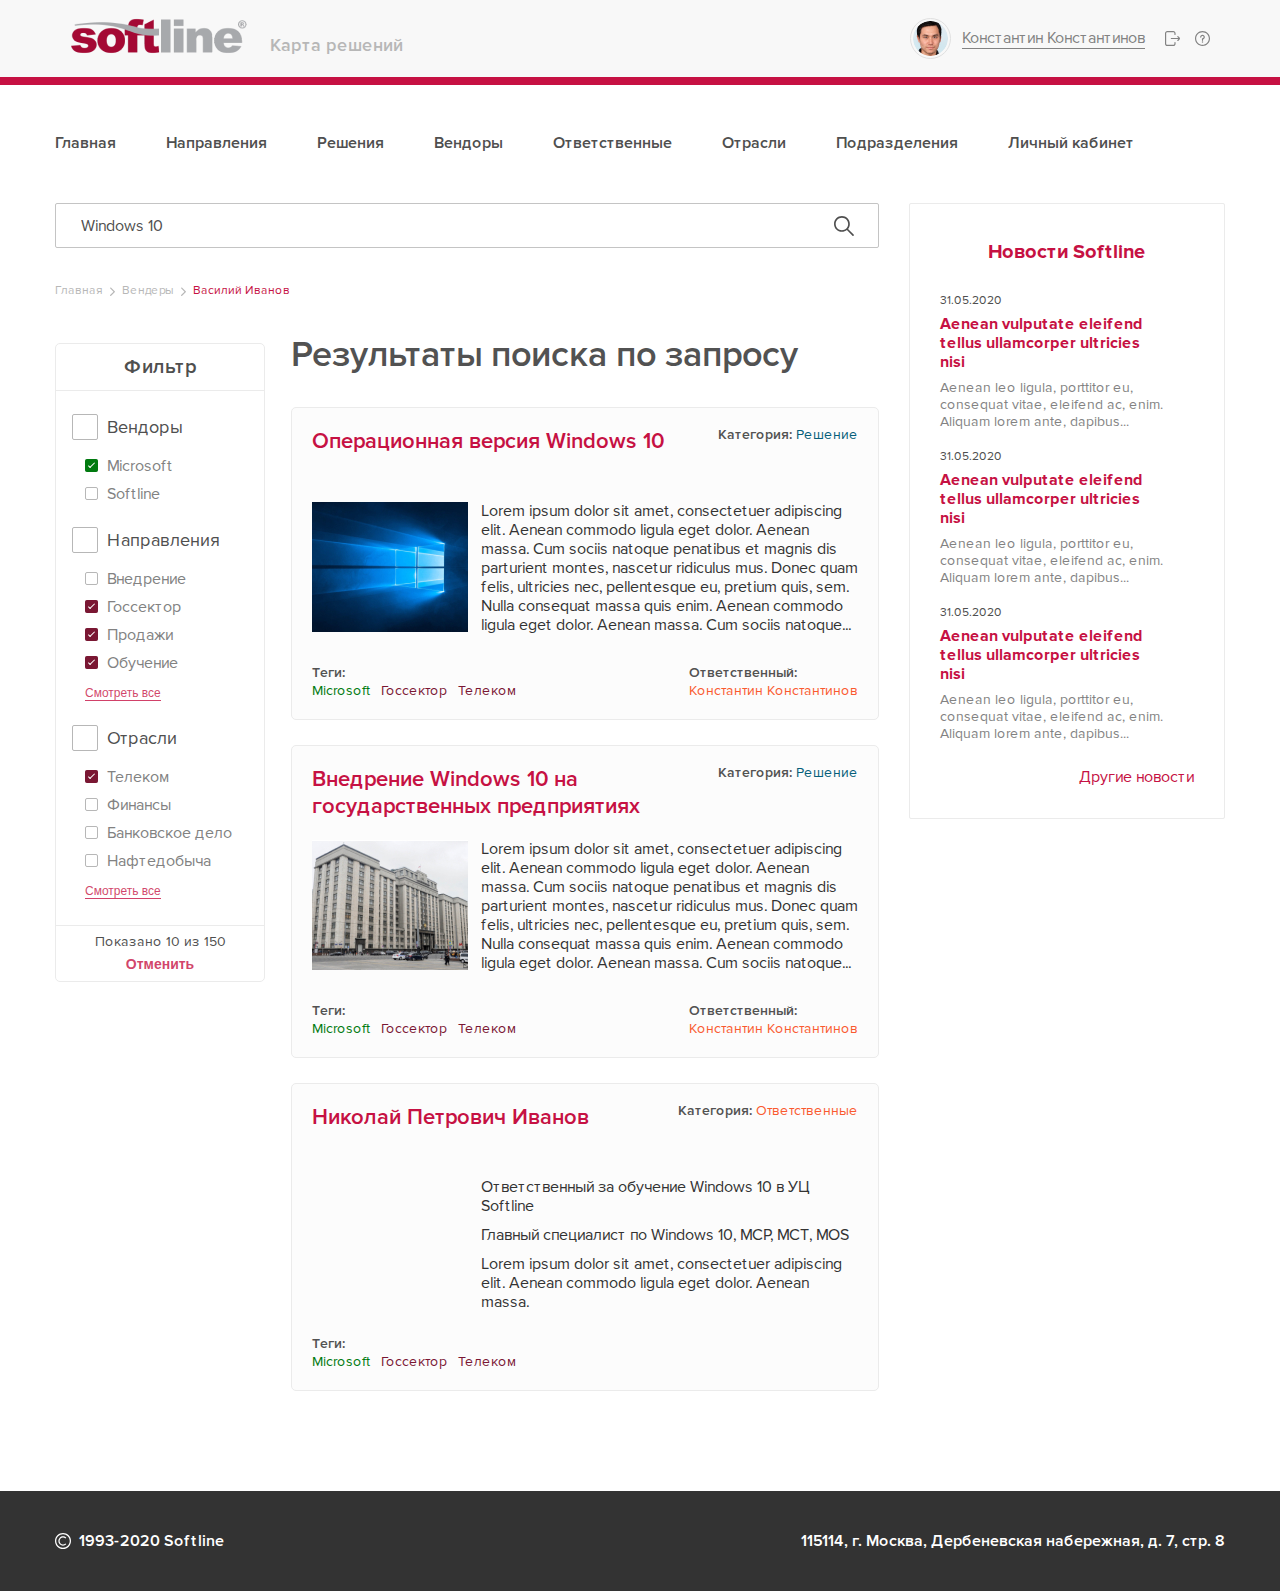
<file: result.html>
<!DOCTYPE html>
<html lang="ru">
	<head>
		<meta http-equiv="Content-Type" content="text/html; charset=utf-8">
		<!-- Переключение IE в последнию версию, на случай если в настройках пользователя стоит меньшая -->
		<meta http-equiv="X-UA-Compatible" content="IE=edge">

		<!-- Адаптирование страницы для мобильных устройств -->
		<meta name="viewport" content="width=device-width, initial-scale=1, maximum-scale=1">

		<!-- Запрет распознования номера телефона -->
		<meta name="format-detection" content="telephone=no">
		<meta name="SKYPE_TOOLBAR" content ="SKYPE_TOOLBAR_PARSER_COMPATIBLE">

		<!-- Заголовок страницы -->
		<title>Заголовок страницы</title>

		<!-- Данное значение часто используют(использовали) поисковые системы -->
		<meta name="description" content="">
		<meta name="keywords" content="">

		<!-- Традиционная иконка сайта, размер 16x16, прозрачность поддерживается. Рекомендуемый формат: .ico или .png -->
		<link rel="shortcut icon" href="images/favicon.ico">

		<!-- Подключение файлов стилей -->
		<link rel="stylesheet" href="css/owl.carousel.css">
		<link rel="stylesheet" href="css/fancybox.css">
		<link rel="stylesheet" href="css/styles.css">

		<link rel="stylesheet" href="css/response_1199.css" media="(max-width: 1199px)">
		<link rel="stylesheet" href="css/response_1023.css" media="(max-width: 1023px)">
		<link rel="stylesheet" href="css/response_767.css" media="(max-width: 767px)">
		<link rel="stylesheet" href="css/response_479.css" media="(max-width: 479px)">
		<link rel="stylesheet" href="css/response_374.css" media="(max-width: 374px)">
	</head>

	<body>
		<div class="wrap">
			<div class="main">
				<!-- Шапка -->
				<header>
					<div class="cont flex">
						<div class="logo_wrap flex">
							<div class="logo"><a href="#"><img src="images/logo.png" alt=""></a></div>

							<div class="logo_text">Карта решений</div>
						</div>

						<div class="mob_search_btn">
							<button type="button">
								<svg class="icon">
									<use xlink:href="#ic_search"></use>
								</svg>
							</button>
						</div>

						<div class="user_wrap flex">
							<a href="#" class="user flex">
								<div class="thumb flex"><div class="thumb_inner"><img src="images/user_img1.png" alt=""></div></div>

								<div class="name">Константин Константинов</div>
							</a>

							<div class="open_links_btn">
								<button type="button">
									<svg class="icon">
										<use xlink:href="#ic_arrow-down"></use>
									</svg>
								</button>
							</div>

							<div class="links flex">
								<div class="link">
									<a href="#">
										<svg class="icon">
											<use xlink:href="#ic_logout"></use>
										</svg>
									</a>
								</div>

								<div class="link">
									<a href="#">
										<svg class="icon">
											<use xlink:href="#ic_question"></use>
										</svg>
									</a>
								</div>
							</div>
						</div>

						<div class="search_box search_mob">
							<form action="" class="search">
								<input type="text" name="" value="" placeholder="Введите фразу" class="input">

								<button type="button" class="search_close"></button>
							</form>

							<div class="search_results">
								<div class="scroll">
									<div class="title">Продукты:</div>

									<ul>
										<li><a href="#">Windows Server 2010, <span>продажа лицензий</span></a></li>
										<li><a href="#">Windows 10, <span>продажа лицензий</span></a></li>
										<li><a href="#">Windows Azure, <span>продажа лицензий</span></a></li>
									</ul>

									<div class="title">Направления:</div>

									<ul>
										<li><a href="#">Обучение Windows Server 10, <span>направление учебного центра</span></a></li>
										<li><a href="#">Обучение Windows 10, <span>направление учебного центра</span></a></li>
										<li><a href="#">Обучение Windows Azure, <span>направление учебного центра</span></a></li>
									</ul>
									
									<div class="title">Сотрудники:</div>

									<ul>
										<li><a href="#">Олег Родионов, <span>инженер отдел внедрения Windows</span></a></li>
										<li><a href="#">Александр Дмитриев, <span>менеджер, группа продаж Windows</span></a></li>
										<li><a href="#">Обучение Windows Azure, <span>направление учебного центра</span></a></li>
									</ul>
									
									<div class="title">Документы:</div>

									<ul>
										<li><a href="#">Новые возможности Windows, <span>презентация</span></a></li>
										<li><a href="#">Новые возможности Windows, <span>презентация</span></a></li>
										<li><a href="#">Новые возможности Windows, <span>презентация</span></a></li>
										<li><a href="#">Новые возможности Windows, <span>презентация</span></a></li>
									</ul>
								</div>
							</div>
						</div>
					</div>
				</header>
				<!-- End Шапка -->


				<!-- Основная часть -->
				<section class="head_inner">
					<div class="cont">
						<nav class="menu flex">
							<div class="item">
								<a href="/">Главная</a>
							</div>
							<div class="item">
								<a href="/">Направления</a>
							</div>
							<div class="item">
								<a href="/">Решения</a>
							</div>
							<div class="item">
								<a href="/">Вендоры</a>
							</div>
							<div class="item">
								<a href="/">Ответственные</a>
							</div>
							<div class="item">
								<a href="/">Отрасли</a>
							</div>
							<div class="item">
								<a href="/">Подразделения</a>
							</div>
							<div class="item">
								<a href="/">Личный кабинет</a>
							</div>
						</nav>
					</div>
				</section>


				<section class="section_main">
					<div class="cont flex">
						<div class="content big">
							<div class="search_box">
								<form action="" class="search">
									<input type="text" name="" value="Windows 10" placeholder="Введите фразу" class="input">

									<button type="submit" class="search_btn">
										<svg class="icon">
											<use xlink:href="#ic_search"></use>
										</svg>
									</button>
								</form>

								<div class="search_results">
									<div class="scroll">
										<div class="title">Продукты:</div>

										<ul>
											<li><a href="#">Windows Server 2010, <span>продажа лицензий</span></a></li>
											<li><a href="#">Windows 10, <span>продажа лицензий</span></a></li>
											<li><a href="#">Windows Azure, <span>продажа лицензий</span></a></li>
										</ul>

										<div class="title">Направления:</div>

										<ul>
											<li><a href="#">Обучение Windows Server 10, <span>направление учебного центра</span></a></li>
											<li><a href="#">Обучение Windows 10, <span>направление учебного центра</span></a></li>
											<li><a href="#">Обучение Windows Azure, <span>направление учебного центра</span></a></li>
										</ul>
										
										<div class="title">Сотрудники:</div>

										<ul>
											<li><a href="#">Олег Родионов, <span>инженер отдел внедрения Windows</span></a></li>
											<li><a href="#">Александр Дмитриев, <span>менеджер, группа продаж Windows</span></a></li>
											<li><a href="#">Обучение Windows Azure, <span>направление учебного центра</span></a></li>
										</ul>
										
										<div class="title">Документы:</div>

										<ul>
											<li><a href="#">Новые возможности Windows, <span>презентация</span></a></li>
											<li><a href="#">Новые возможности Windows, <span>презентация</span></a></li>
											<li><a href="#">Новые возможности Windows, <span>презентация</span></a></li>
											<li><a href="#">Новые возможности Windows, <span>презентация</span></a></li>
										</ul>
									</div>
								</div>
							</div>

							<div class="result_page flex">
								<section class="breadcrumbs">
									<a href="/">Главная</a> <span class="sep"></span> <a href="/">Вендеры</a> <span class="sep"></span> Василий Иванов
								</section>

								<div class="filter">
									<form action="">
										<div class="head">Фильтр</div>

										<div class="body">
											<div class="box">
												<div class="checkbox choice_js">
													<label class="label_check">
														<input type="checkbox" name="vendors" />

														<span class="check_text">
															<span class="rect" style="background-color: #007A0F;"></span>
															Вендоры
														</span>
													</label>
												</div>

												<div class="checkbox">
													<label class="label_check">
														<input type="checkbox" name="vendors" checked />

														<span class="check_text">
															<span class="rect" style="background-color: #007A0F;"></span>
															Miсrosoft
														</span>
													</label>
												</div>

												<div class="checkbox">
													<label class="label_check">
														<input type="checkbox" name="vendors" />

														<span class="check_text">
															<span class="rect" style="background-color: #007A0F;"></span>
															Softline
														</span>
													</label>
												</div>
											</div>

											<div class="box">
												<div class="checkbox choice_js">
													<label class="label_check">
														<input type="checkbox" name="directions" />

														<span class="check_text">
															<span class="rect" style="background-color: #7A1733;"></span>
															Направления
														</span>
													</label>
												</div>

												<div class="checkbox">
													<label class="label_check">
														<input type="checkbox" name="directions" />

														<span class="check_text">
															<span class="rect" style="background-color: #7A1733;"></span>
															Внедрение
														</span>
													</label>
												</div>

												<div class="checkbox">
													<label class="label_check">
														<input type="checkbox" name="directions" checked />

														<span class="check_text">
															<span class="rect" style="background-color: #7A1733;"></span>
															Госсектор
														</span>
													</label>
												</div>

												<div class="checkbox">
													<label class="label_check">
														<input type="checkbox" name="directions" checked />

														<span class="check_text">
															<span class="rect" style="background-color: #7A1733;"></span>
															Продажи
														</span>
													</label>
												</div>

												<div class="checkbox">
													<label class="label_check">
														<input type="checkbox" name="directions" checked />

														<span class="check_text">
															<span class="rect" style="background-color: #7A1733;"></span>
															Обучение
														</span>
													</label>
												</div>

												<div class="checkbox hidden">
													<label class="label_check">
														<input type="checkbox" name="directions" />

														<span class="check_text">
															<span class="rect" style="background-color: #7A1733;"></span>
															Продажи
														</span>
													</label>
												</div>

												<div class="checkbox hidden">
													<label class="label_check">
														<input type="checkbox" name="directions" />

														<span class="check_text">
															<span class="rect" style="background-color: #7A1733;"></span>
															Обучение
														</span>
													</label>
												</div>

												<div class="see_all"><button type="button">Смотреть все</button></div>
											</div>

											<div class="box">
												<div class="checkbox choice_js">
													<label class="label_check">
														<input type="checkbox" name="areas" />

														<span class="check_text">
															<span class="rect" style="background-color: #7A1733;"></span>
															Отрасли
														</span>
													</label>
												</div>

												<div class="checkbox">
													<label class="label_check">
														<input type="checkbox" name="areas" checked />

														<span class="check_text">
															<span class="rect" style="background-color: #7A1733;"></span>
															Телеком
														</span>
													</label>
												</div>

												<div class="checkbox">
													<label class="label_check">
														<input type="checkbox" name="areas" />

														<span class="check_text">
															<span class="rect" style="background-color: #7A1733;"></span>
															Финансы
														</span>
													</label>
												</div>

												<div class="checkbox">
													<label class="label_check">
														<input type="checkbox" name="areas" />

														<span class="check_text">
															<span class="rect" style="background-color: #7A1733;"></span>
															Банковское дело
														</span>
													</label>
												</div>

												<div class="checkbox">
													<label class="label_check">
														<input type="checkbox" name="areas" />

														<span class="check_text">
															<span class="rect" style="background-color: #7A1733;"></span>
															Нафтедобыча
														</span>
													</label>
												</div>

												<div class="checkbox hidden">
													<label class="label_check">
														<input type="checkbox" name="areas" />

														<span class="check_text">
															<span class="rect" style="background-color: #7A1733;"></span>
															Нафтедобыча
														</span>
													</label>
												</div>

												<div class="checkbox hidden">
													<label class="label_check">
														<input type="checkbox" name="areas" />

														<span class="check_text">
															<span class="rect" style="background-color: #7A1733;"></span>
															Нафтедобыча
														</span>
													</label>
												</div>

												<div class="see_all"><button type="button">Смотреть все</button></div>
											</div>
										</div>

										<div class="foot">
											Показано 10 из 150

											<div class="reset">
												<button type="reset" class="reset_btn">Отменить</button>
											</div>
										</div>
									</form>
								</div>

								<div class="result">
									<h1 class="page_title">Результаты поиска по запросу</h1>

									<div class="items">
										<div class="item">
											<div class="top flex">
												<div class="title"><a href="#">Операционная версия Windows 10</a></div>

												<div class="item_category">Категория: <span class="blue"><a href="#">Решение</a></span></div>
											</div>

											<div class="info flex">
												<div class="thumb_wrap">
													<a href="#" class="thumb">
														<img data-src="images/tmp/result1.jpg" class="lozad" alt="">
													</a>
												</div>

												<div class="title"><a href="#">Операционная версия Windows 10</a></div>

												<div class="text">Lorem ipsum dolor sit amet, consectetuer adipiscing elit. Aenean commodo ligula eget dolor. Aenean massa. Cum sociis natoque penatibus et magnis dis parturient montes, nascetur ridiculus mus. Donec quam felis, ultricies nec, pellentesque eu, pretium quis, sem. Nulla consequat massa quis enim. Aenean commodo ligula eget dolor. Aenean massa. Cum sociis natoque...</div>
											</div>

											<div class="bottom flex">
												<div class="tags_wrap">
													<div class="name">Теги:</div>

													<div class="tags flex">
														<div class="tag green"><a href="#">Microsoft</a></div>
														<div class="tag red"><a href="#">Госсектор</a></div>
														<div class="tag red"><a href="#">Телеком</a></div>
													</div>
												</div>

												<div class="responsible">
													<div class="name">Ответственный:</div>
													<span class="orange"><a href="#">Константин Константинов</a></span>
												</div>
											</div>
										</div>

										<div class="item">
											<div class="top flex">
												<div class="title">
													<a href="#">Внедрение Windows 10 на государственных предприятиях</a>
												</div>

												<div class="item_category">Категория: <span class="blue"><a href="#">Решение</a></span></div>
											</div>

											<div class="info flex">
												<div class="thumb_wrap">
													<a href="#" class="thumb">
														<img data-src="images/tmp/result2.jpg" class="lozad" alt="">
													</a>
												</div>

												<div class="title">
													<a href="#">Внедрение Windows 10 на государственных предприятиях</a>
												</div>

												<div class="text">Lorem ipsum dolor sit amet, consectetuer adipiscing elit. Aenean commodo ligula eget dolor. Aenean massa. Cum sociis natoque penatibus et magnis dis parturient montes, nascetur ridiculus mus. Donec quam felis, ultricies nec, pellentesque eu, pretium quis, sem. Nulla consequat massa quis enim. Aenean commodo ligula eget dolor. Aenean massa. Cum sociis natoque...</div>
											</div>

											<div class="bottom flex">
												<div class="tags_wrap">
													<div class="name">Теги:</div>

													<div class="tags flex">
														<div class="tag green"><a href="#">Microsoft</a></div>
														<div class="tag red"><a href="#">Госсектор</a></div>
														<div class="tag red"><a href="#">Телеком</a></div>
													</div>
												</div>

												<div class="responsible">
													<div class="name">Ответственный:</div>
													<span class="orange"><a href="#">Константин Константинов</a></span>
												</div>
											</div>
										</div>

										<div class="item">
											<div class="top flex">
												<div class="title">
													<a href="#">Николай Петрович Иванов</a>
												</div>

												<div class="item_category">Категория: <span class="orange"><a href="#">Ответственные</a></span></div>
											</div>

											<div class="info flex">
												<div class="thumb_wrap">
													<a href="#" class="thumb">
														<div class="img"><img data-src="images/tmp/result3.png" class="lozad" alt=""></div>
													</a>
												</div>

												<div class="title">
													<a href="#">Внедрение Windows 10 на государственных предприятиях</a>
												</div>

												<div class="text text_block">
													<p>Ответственный за обучение Windows 10 в УЦ Softline</p>

													<p>Главный специалист по Windows 10, MCP, MCT, MOS</p>

													<p>Lorem ipsum dolor sit amet, consectetuer adipiscing elit. Aenean commodo ligula eget dolor. Aenean massa.</p>
												</div>
											</div>

											<div class="bottom flex min_marg">
												<div class="tags_wrap">
													<div class="name">Теги:</div>

													<div class="tags flex">
														<div class="tag green"><a href="#">Microsoft</a></div>
														<div class="tag red"><a href="#">Госсектор</a></div>
														<div class="tag red"><a href="#">Телеком</a></div>
													</div>
												</div>
											</div>
										</div>
									</div>
								</div>
							</div>
						</div>

						<aside class="aside">
							<div class="news">
								<div class="title">Новости Softline</div>

								<div class="items">
									<div class="item">
										<div class="date">31.05.2020</div>

										<div class="name"><a href="#">Aenean vulputate eleifend tellus ullamcorper ultricies nisi</a></div>

										<div class="desc">Aenean leo ligula, porttitor eu, consequat vitae, eleifend ac, enim. Aliquam lorem ante, dapibus...</div>
									</div>

									<div class="item">
										<div class="date">31.05.2020</div>

										<div class="name"><a href="#">Aenean vulputate eleifend tellus ullamcorper ultricies nisi</a></div>

										<div class="desc">Aenean leo ligula, porttitor eu, consequat vitae, eleifend ac, enim. Aliquam lorem ante, dapibus...</div>
									</div>

									<div class="item">
										<div class="date">31.05.2020</div>

										<div class="name"><a href="#">Aenean vulputate eleifend tellus ullamcorper ultricies nisi</a></div>

										<div class="desc">Aenean leo ligula, porttitor eu, consequat vitae, eleifend ac, enim. Aliquam lorem ante, dapibus...</div>
									</div>
								</div>

								<div class="link_other"><a href="#">Другие новости</a></div>
							</div>
						</aside>
					</div>
				</section>
				<!-- End Основная часть -->
			</div>


			<!-- Подвал -->
			<footer>
				<div class="cont flex">
					<div class="copy">
						<svg class="icon">
							<use xlink:href="#ic_copy"></use>
						</svg>
						1993-2020 Softline
					</div>

					<div class="adress">115114, г. Москва, Дербеневская набережная, д. 7, стр. 8</div>
				</div>
			</footer>
			<!-- End Подвал -->
		</div>

		<div class="supports_error">
			Ваш браузер устарел рекомендуем обновить его до последней версии<br /> или использовать другой более современный.
		</div>

		<div class="overlay"></div>

		<div id="svg_icons">
			<svg style="display:none;">
				<symbol id="ic_logout" viewBox="0 0 15 15">
					<path d="M10.5762 11.4844V12.6562C10.5762 13.9486 9.5248 15 8.23242 15H2.34375C1.05137 15 0 13.9486 0 12.6562V2.34375C0 1.05137 1.05137 0 2.34375 0H8.23242C9.5248 0 10.5762 1.05137 10.5762 2.34375V3.51562C10.5762 3.83926 10.3139 4.10156 9.99023 4.10156C9.6666 4.10156 9.4043 3.83926 9.4043 3.51562V2.34375C9.4043 1.69762 8.87856 1.17188 8.23242 1.17188H2.34375C1.69762 1.17188 1.17188 1.69762 1.17188 2.34375V12.6562C1.17188 13.3024 1.69762 13.8281 2.34375 13.8281H8.23242C8.87856 13.8281 9.4043 13.3024 9.4043 12.6562V11.4844C9.4043 11.1607 9.6666 10.8984 9.99023 10.8984C10.3139 10.8984 10.5762 11.1607 10.5762 11.4844ZM14.571 6.49349L13.2589 5.18143C13.03 4.95255 12.659 4.95255 12.4302 5.18143C12.2013 5.41019 12.2013 5.78121 12.4302 6.00998L13.3635 6.94336H6.32812C6.00449 6.94336 5.74219 7.20566 5.74219 7.5293C5.74219 7.85294 6.00449 8.11523 6.32812 8.11523H13.3635L12.4302 9.04861C12.2013 9.27738 12.2013 9.6484 12.4302 9.87717C12.5447 9.99161 12.6946 10.0488 12.8445 10.0488C12.9945 10.0488 13.1445 9.99161 13.2589 9.87717L14.571 8.5651C15.1421 7.99393 15.1421 7.06467 14.571 6.49349Z"/>	
				</symbol>

				<symbol id="ic_question" viewBox="0 0 15 15">
					<path d="M7.49927 11.8213C7.90377 11.8213 8.23169 11.4934 8.23169 11.0889C8.23169 10.6844 7.90377 10.3564 7.49927 10.3564C7.09476 10.3564 6.76685 10.6844 6.76685 11.0889C6.76685 11.4934 7.09476 11.8213 7.49927 11.8213Z"/>				
					<path d="M7.49927 0C3.35423 0 -0.000732422 3.3544 -0.000732422 7.5C-0.000732422 11.645 3.35367 15 7.49927 15C11.6443 15 14.9993 11.6456 14.9993 7.5C14.9993 3.35496 11.6449 0 7.49927 0ZM7.49927 13.8281C4.00189 13.8281 1.17114 10.9978 1.17114 7.5C1.17114 4.00263 4.00143 1.17188 7.49927 1.17188C10.9966 1.17188 13.8274 4.00216 13.8274 7.5C13.8274 10.9974 10.9971 13.8281 7.49927 13.8281Z"/>				
					<path d="M7.49927 3.76465C6.20692 3.76465 5.15552 4.81605 5.15552 6.1084C5.15552 6.43201 5.41784 6.69434 5.74146 6.69434C6.06507 6.69434 6.32739 6.43201 6.32739 6.1084C6.32739 5.46223 6.8531 4.93652 7.49927 4.93652C8.14544 4.93652 8.67114 5.46223 8.67114 6.1084C8.67114 6.75457 8.14544 7.28027 7.49927 7.28027C7.17565 7.28027 6.91333 7.5426 6.91333 7.86621V9.33105C6.91333 9.65467 7.17565 9.91699 7.49927 9.91699C7.82288 9.91699 8.08521 9.65467 8.08521 9.33105V8.378C9.09495 8.11717 9.84302 7.19851 9.84302 6.1084C9.84302 4.81605 8.79161 3.76465 7.49927 3.76465Z"/>	
				</symbol>

				<symbol id="ic_search" viewBox="0 0 20 20">
					<path d="M19.8779 18.6996L14.0681 12.8897C15.17 11.5293 15.8334 9.79975 15.8334 7.9167C15.8334 3.55145 12.2819 0 7.91666 0C3.55141 0 0 3.55145 0 7.9167C0 12.2819 3.55145 15.8334 7.9167 15.8334C9.79975 15.8334 11.5293 15.17 12.8897 14.0681L18.6996 19.878C18.8623 20.0407 19.1261 20.0407 19.2889 19.878L19.878 19.2888C20.0407 19.1261 20.0407 18.8623 19.8779 18.6996ZM7.9167 14.1667C4.47024 14.1667 1.66668 11.3631 1.66668 7.9167C1.66668 4.47024 4.47024 1.66668 7.9167 1.66668C11.3631 1.66668 14.1667 4.47024 14.1667 7.9167C14.1667 11.3631 11.3631 14.1667 7.9167 14.1667Z" />
				</symbol>

				<symbol id="ic_diamond" viewBox="0 0 16 14">
					<path d="M11.7758 3.55859L8.79395 13.0012L16.0001 3.55859H11.7758Z"/>				
					<path d="M2.32239 0.21875L0.0332031 2.96578H3.92483L2.32239 0.21875Z"/>				
					<path d="M13.6767 0.21875L12.0742 2.96578H15.9658L13.6767 0.21875Z"/>				
					<path d="M4.22431 3.55859H0L7.20619 13.0012L4.22431 3.55859Z"/>				
					<path d="M8.71582 0L11.4961 2.78025L13.1178 0H8.71582Z"/>				
					<path d="M2.88281 0L4.5045 2.78025L7.28475 0H2.88281Z"/>				
					<path d="M4.8457 3.55859L7.99958 13.5453L11.1535 3.55859H4.8457Z"/>				
					<path d="M7.99973 0.125L5.15723 2.9675H10.8422L7.99973 0.125Z"/>		
				</symbol>

				<symbol id="ic_copy" viewBox="0 0 16 16">
					<path d="M8 16C5.86316 16 3.85413 15.1678 2.34314 13.6569C0.832153 12.1459 0 10.1368 0 8C0 5.86316 0.832153 3.85413 2.34314 2.34314C3.85413 0.832153 5.86316 0 8 0C10.1368 0 12.1459 0.832153 13.6569 2.34314C15.1678 3.85413 16 5.86316 16 8C16 10.1368 15.1678 12.1459 13.6569 13.6569C12.1459 15.1678 10.1368 16 8 16ZM8 1.25C4.27808 1.25 1.25 4.27808 1.25 8C1.25 11.7219 4.27808 14.75 8 14.75C11.7219 14.75 14.75 11.7219 14.75 8C14.75 4.27808 11.7219 1.25 8 1.25ZM11.2925 11.2925L10.4086 10.4086C9.08044 11.7367 6.91956 11.7367 5.59143 10.4086C4.26331 9.08044 4.26331 6.91956 5.59143 5.59143C6.91956 4.26331 9.08044 4.26331 10.4086 5.59143L11.2925 4.70752C9.47693 2.89209 6.52295 2.89209 4.70752 4.70752C2.89209 6.52307 2.89209 9.47705 4.70752 11.2925C5.61523 12.2002 6.80762 12.6541 8 12.6541C9.19226 12.6541 10.3848 12.2002 11.2925 11.2925Z" fill="white"/>		
				</symbol>

				<symbol id="ic_arrow-down" viewBox="0 0 11 6">
					<path d="M4.90716 5.89705C4.97584 5.96573 5.05496 6 5.14429 6C5.23362 6 5.31259 5.96577 5.38124 5.89705L10.1857 1.09284C10.2544 1.02412 10.2885 0.945042 10.2885 0.855709C10.2885 0.766375 10.2541 0.687261 10.1857 0.618582L9.67025 0.103019C9.60157 0.0343034 9.52246 0 9.43302 0C9.34379 0 9.26471 0.0343034 9.19604 0.103019L5.14429 4.15462L1.09273 0.103019C1.02401 0.0343034 0.944934 0 0.8556 0C0.766231 0 0.687152 0.0343034 0.618473 0.103019L0.103127 0.618582C0.0343035 0.687261 0 0.766231 0 0.855709C0 0.945187 0.0344118 1.02416 0.103127 1.09284L4.90716 5.89705Z" />	
				</symbol>
			</svg>
		</div>


		<!-- Подключение javascript файлов -->
		<script src="js/jquery-3.5.0.min.js"></script>
		<script src="js/jquery-migrate-1.4.1.min.js"></script>

		<script src="js/lozad.min.js"></script>

		<script src="js/owl.carousel.min.js"></script>
		<script src="js/fancybox.min.js"></script>

		<script src="js/inputmask.min.js"></script>
		<script src="js/nice-select.js"></script>

		<script src="js/functions.js"></script>
		<script src="js/scripts.js"></script>
	</body>
</html>
</file>
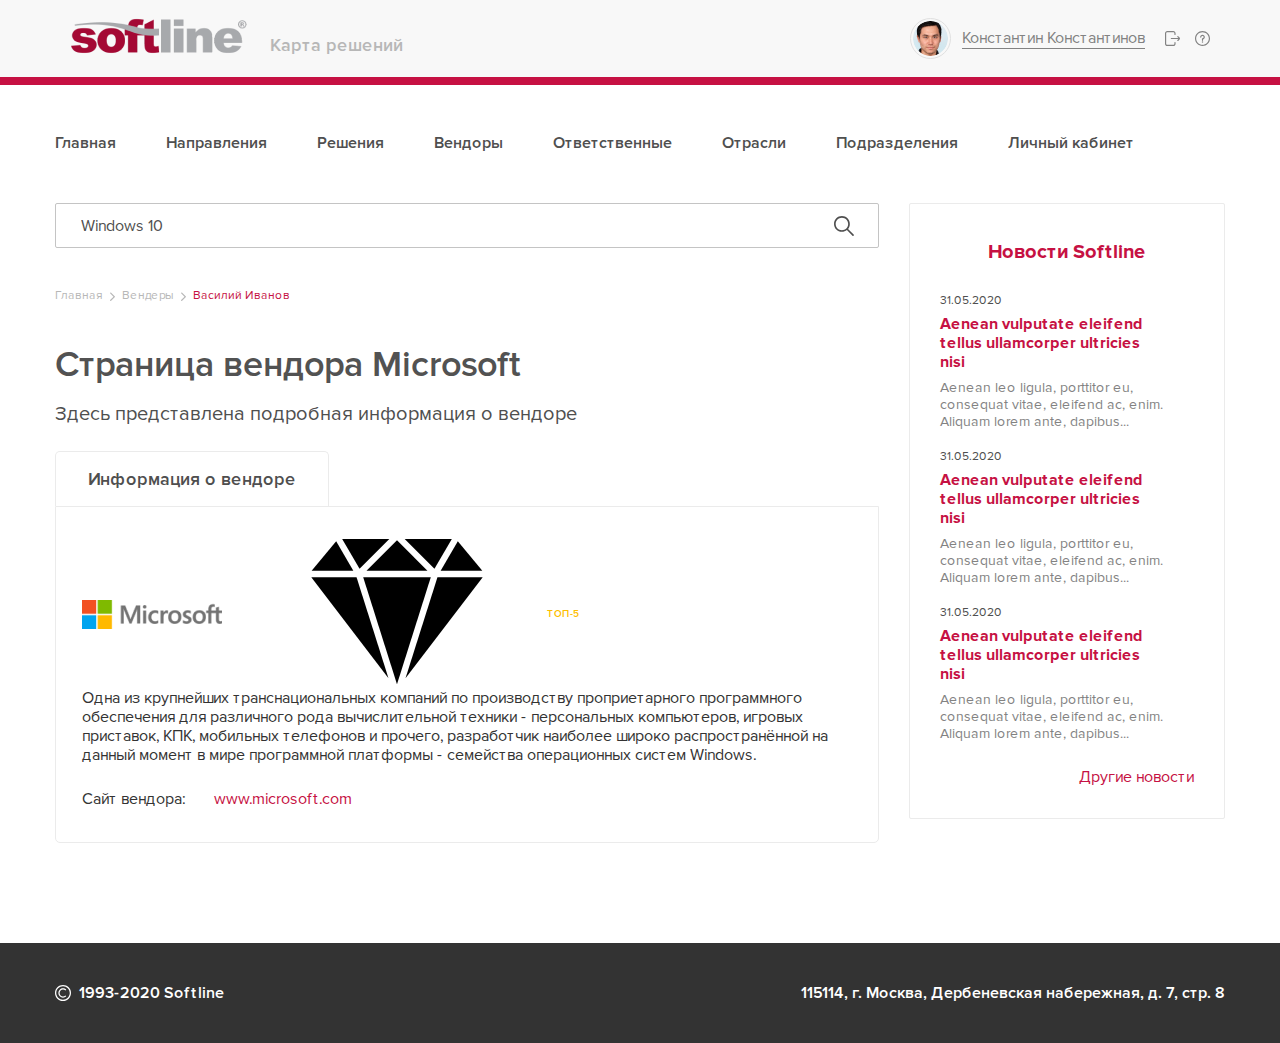
<file: vendor.html>
<!DOCTYPE html>
<html lang="ru">
	<head>
		<meta http-equiv="Content-Type" content="text/html; charset=utf-8">
		<!-- Переключение IE в последнию версию, на случай если в настройках пользователя стоит меньшая -->
		<meta http-equiv="X-UA-Compatible" content="IE=edge">

		<!-- Адаптирование страницы для мобильных устройств -->
		<meta name="viewport" content="width=device-width, initial-scale=1, maximum-scale=1">

		<!-- Запрет распознования номера телефона -->
		<meta name="format-detection" content="telephone=no">
		<meta name="SKYPE_TOOLBAR" content ="SKYPE_TOOLBAR_PARSER_COMPATIBLE">

		<!-- Заголовок страницы -->
		<title>Заголовок страницы</title>

		<!-- Данное значение часто используют(использовали) поисковые системы -->
		<meta name="description" content="">
		<meta name="keywords" content="">

		<!-- Традиционная иконка сайта, размер 16x16, прозрачность поддерживается. Рекомендуемый формат: .ico или .png -->
		<link rel="shortcut icon" href="images/favicon.ico">

		<!-- Подключение файлов стилей -->
		<link rel="stylesheet" href="css/owl.carousel.css">
		<link rel="stylesheet" href="css/fancybox.css">
		<link rel="stylesheet" href="css/styles.css">

		<link rel="stylesheet" href="css/response_1199.css" media="(max-width: 1199px)">
		<link rel="stylesheet" href="css/response_1023.css" media="(max-width: 1023px)">
		<link rel="stylesheet" href="css/response_767.css" media="(max-width: 767px)">
		<link rel="stylesheet" href="css/response_479.css" media="(max-width: 479px)">
		<link rel="stylesheet" href="css/response_374.css" media="(max-width: 374px)">
	</head>

	<body>
		<div class="wrap">
			<div class="main">
				<!-- Шапка -->
				<header>
					<div class="cont flex">
						<div class="logo_wrap flex">
							<div class="logo"><a href="#"><img src="images/logo.png" alt=""></a></div>

							<div class="logo_text">Карта решений</div>
						</div>

						<div class="mob_search_btn">
							<button type="button">
								<svg class="icon">
									<use xlink:href="#ic_search"></use>
								</svg>
							</button>
						</div>

						<div class="user_wrap flex">
							<a href="#" class="user flex">
								<div class="thumb flex"><div class="thumb_inner"><img src="images/user_img1.png" alt=""></div></div>

								<div class="name">Константин Константинов</div>
							</a>

							<div class="open_links_btn">
								<button type="button">
									<svg class="icon">
										<use xlink:href="#ic_arrow-down"></use>
									</svg>
								</button>
							</div>

							<div class="links flex">
								<div class="link">
									<a href="#">
										<svg class="icon">
											<use xlink:href="#ic_logout"></use>
										</svg>
									</a>
								</div>

								<div class="link">
									<a href="#">
										<svg class="icon">
											<use xlink:href="#ic_question"></use>
										</svg>
									</a>
								</div>
							</div>
						</div>

						<div class="search_box search_mob">
							<form action="" class="search">
								<input type="text" name="" value="" placeholder="Введите фразу" class="input">

								<button type="button" class="search_close"></button>
							</form>

							<div class="search_results">
								<div class="scroll">
									<div class="title">Продукты:</div>

									<ul>
										<li><a href="#">Windows Server 2010, <span>продажа лицензий</span></a></li>
										<li><a href="#">Windows 10, <span>продажа лицензий</span></a></li>
										<li><a href="#">Windows Azure, <span>продажа лицензий</span></a></li>
									</ul>

									<div class="title">Направления:</div>

									<ul>
										<li><a href="#">Обучение Windows Server 10, <span>направление учебного центра</span></a></li>
										<li><a href="#">Обучение Windows 10, <span>направление учебного центра</span></a></li>
										<li><a href="#">Обучение Windows Azure, <span>направление учебного центра</span></a></li>
									</ul>

									<div class="title">Сотрудники:</div>

									<ul>
										<li><a href="#">Олег Родионов, <span>инженер отдел внедрения Windows</span></a></li>
										<li><a href="#">Александр Дмитриев, <span>менеджер, группа продаж Windows</span></a></li>
										<li><a href="#">Обучение Windows Azure, <span>направление учебного центра</span></a></li>
									</ul>

									<div class="title">Документы:</div>

									<ul>
										<li><a href="#">Новые возможности Windows, <span>презентация</span></a></li>
										<li><a href="#">Новые возможности Windows, <span>презентация</span></a></li>
										<li><a href="#">Новые возможности Windows, <span>презентация</span></a></li>
										<li><a href="#">Новые возможности Windows, <span>презентация</span></a></li>
									</ul>
								</div>
							</div>
						</div>
					</div>
				</header>
				<!-- End Шапка -->


				<!-- Основная часть -->
				<section class="head_inner">
					<div class="cont">
						<nav class="menu flex">
							<div class="item">
								<a href="/">Главная</a>
							</div>
							<div class="item">
								<a href="/">Направления</a>
							</div>
							<div class="item">
								<a href="/">Решения</a>
							</div>
							<div class="item">
								<a href="/">Вендоры</a>
							</div>
							<div class="item">
								<a href="/">Ответственные</a>
							</div>
							<div class="item">
								<a href="/">Отрасли</a>
							</div>
							<div class="item">
								<a href="/">Подразделения</a>
							</div>
							<div class="item">
								<a href="/">Личный кабинет</a>
							</div>
						</nav>
					</div>
				</section>


				<section class="section_main">
					<div class="cont flex">
						<div class="content big">
							<div class="search_box">
								<form action="" class="search">
									<input type="text" name="" value="Windows 10" placeholder="Введите фразу" class="input">

									<button type="submit" class="search_btn">
										<svg class="icon">
											<use xlink:href="#ic_search"></use>
										</svg>
									</button>
								</form>

								<div class="search_results">
									<div class="scroll">
										<div class="title">Продукты:</div>

										<ul>
											<li><a href="#">Windows Server 2010, <span>продажа лицензий</span></a></li>
											<li><a href="#">Windows 10, <span>продажа лицензий</span></a></li>
											<li><a href="#">Windows Azure, <span>продажа лицензий</span></a></li>
										</ul>

										<div class="title">Направления:</div>

										<ul>
											<li><a href="#">Обучение Windows Server 10, <span>направление учебного центра</span></a></li>
											<li><a href="#">Обучение Windows 10, <span>направление учебного центра</span></a></li>
											<li><a href="#">Обучение Windows Azure, <span>направление учебного центра</span></a></li>
										</ul>

										<div class="title">Сотрудники:</div>

										<ul>
											<li><a href="#">Олег Родионов, <span>инженер отдел внедрения Windows</span></a></li>
											<li><a href="#">Александр Дмитриев, <span>менеджер, группа продаж Windows</span></a></li>
											<li><a href="#">Обучение Windows Azure, <span>направление учебного центра</span></a></li>
										</ul>

										<div class="title">Документы:</div>

										<ul>
											<li><a href="#">Новые возможности Windows, <span>презентация</span></a></li>
											<li><a href="#">Новые возможности Windows, <span>презентация</span></a></li>
											<li><a href="#">Новые возможности Windows, <span>презентация</span></a></li>
											<li><a href="#">Новые возможности Windows, <span>презентация</span></a></li>
										</ul>
									</div>
								</div>
							</div>

							<section class="breadcrumbs">
								<a href="/">Главная</a> <span class="sep"></span> <a href="/">Вендеры</a> <span class="sep"></span> Василий Иванов
							</section>

							<h1 class="page_title">Страница вендора Miсrosoft</h1>

							<div class="subTitle">Здесь представлена подробная информация о вендоре</div>

							<div class="vendor">
								<div class="box_title">Информация о вендоре</div>

								<div class="vendor_box">
									<div class="head flex">
										<div class="logo"><img data-src="images/vendor_logo1.png" class="lozad" alt=""></div>

										<span class="evaluation gold">
											<svg class="icon">
												<use xlink:href="#ic_diamond"></use>
											</svg>
											ТОП-5
										</span>
									</div>

									<div class="info">
										<p>Одна из крупнейших транснациональных компаний по производству проприетарного программного обеспечения для различного рода вычислительной техники - персональных компьютеров, игровых приставок, КПК, мобильных телефонов и прочего, разработчик наиболее широко распространённой на данный момент в мире программной платформы - семейства операционных систем Windows.</p>
									</div>

									<div class="site_link"><span>Сайт вендора:</span> <a href="#">www.microsoft.com</a></div>
								</div>
							</div>
						</div>

						<aside class="aside">
							<div class="news">
								<div class="title">Новости Softline</div>

								<div class="items">
									<div class="item">
										<div class="date">31.05.2020</div>

										<div class="name"><a href="#">Aenean vulputate eleifend tellus ullamcorper ultricies nisi</a></div>

										<div class="desc">Aenean leo ligula, porttitor eu, consequat vitae, eleifend ac, enim. Aliquam lorem ante, dapibus...</div>
									</div>

									<div class="item">
										<div class="date">31.05.2020</div>

										<div class="name"><a href="#">Aenean vulputate eleifend tellus ullamcorper ultricies nisi</a></div>

										<div class="desc">Aenean leo ligula, porttitor eu, consequat vitae, eleifend ac, enim. Aliquam lorem ante, dapibus...</div>
									</div>

									<div class="item">
										<div class="date">31.05.2020</div>

										<div class="name"><a href="#">Aenean vulputate eleifend tellus ullamcorper ultricies nisi</a></div>

										<div class="desc">Aenean leo ligula, porttitor eu, consequat vitae, eleifend ac, enim. Aliquam lorem ante, dapibus...</div>
									</div>
								</div>

								<div class="link_other"><a href="#">Другие новости</a></div>
							</div>
						</aside>
					</div>
				</section>
				<!-- End Основная часть -->
			</div>


			<!-- Подвал -->
			<footer>
				<div class="cont flex">
					<div class="copy">
						<svg class="icon">
							<use xlink:href="#ic_copy"></use>
						</svg>
						1993-2020 Softline
					</div>

					<div class="adress">115114, г. Москва, Дербеневская набережная, д. 7, стр. 8</div>
				</div>
			</footer>
			<!-- End Подвал -->
		</div>

		<div class="supports_error">
			Ваш браузер устарел рекомендуем обновить его до последней версии<br /> или использовать другой более современный.
		</div>

		<div class="overlay"></div>

		<div id="svg_icons">
			<svg style="display:none;">
				<symbol id="ic_logout" viewBox="0 0 15 15">
					<path d="M10.5762 11.4844V12.6562C10.5762 13.9486 9.5248 15 8.23242 15H2.34375C1.05137 15 0 13.9486 0 12.6562V2.34375C0 1.05137 1.05137 0 2.34375 0H8.23242C9.5248 0 10.5762 1.05137 10.5762 2.34375V3.51562C10.5762 3.83926 10.3139 4.10156 9.99023 4.10156C9.6666 4.10156 9.4043 3.83926 9.4043 3.51562V2.34375C9.4043 1.69762 8.87856 1.17188 8.23242 1.17188H2.34375C1.69762 1.17188 1.17188 1.69762 1.17188 2.34375V12.6562C1.17188 13.3024 1.69762 13.8281 2.34375 13.8281H8.23242C8.87856 13.8281 9.4043 13.3024 9.4043 12.6562V11.4844C9.4043 11.1607 9.6666 10.8984 9.99023 10.8984C10.3139 10.8984 10.5762 11.1607 10.5762 11.4844ZM14.571 6.49349L13.2589 5.18143C13.03 4.95255 12.659 4.95255 12.4302 5.18143C12.2013 5.41019 12.2013 5.78121 12.4302 6.00998L13.3635 6.94336H6.32812C6.00449 6.94336 5.74219 7.20566 5.74219 7.5293C5.74219 7.85294 6.00449 8.11523 6.32812 8.11523H13.3635L12.4302 9.04861C12.2013 9.27738 12.2013 9.6484 12.4302 9.87717C12.5447 9.99161 12.6946 10.0488 12.8445 10.0488C12.9945 10.0488 13.1445 9.99161 13.2589 9.87717L14.571 8.5651C15.1421 7.99393 15.1421 7.06467 14.571 6.49349Z"/>
				</symbol>

				<symbol id="ic_question" viewBox="0 0 15 15">
					<path d="M7.49927 11.8213C7.90377 11.8213 8.23169 11.4934 8.23169 11.0889C8.23169 10.6844 7.90377 10.3564 7.49927 10.3564C7.09476 10.3564 6.76685 10.6844 6.76685 11.0889C6.76685 11.4934 7.09476 11.8213 7.49927 11.8213Z"/>
					<path d="M7.49927 0C3.35423 0 -0.000732422 3.3544 -0.000732422 7.5C-0.000732422 11.645 3.35367 15 7.49927 15C11.6443 15 14.9993 11.6456 14.9993 7.5C14.9993 3.35496 11.6449 0 7.49927 0ZM7.49927 13.8281C4.00189 13.8281 1.17114 10.9978 1.17114 7.5C1.17114 4.00263 4.00143 1.17188 7.49927 1.17188C10.9966 1.17188 13.8274 4.00216 13.8274 7.5C13.8274 10.9974 10.9971 13.8281 7.49927 13.8281Z"/>
					<path d="M7.49927 3.76465C6.20692 3.76465 5.15552 4.81605 5.15552 6.1084C5.15552 6.43201 5.41784 6.69434 5.74146 6.69434C6.06507 6.69434 6.32739 6.43201 6.32739 6.1084C6.32739 5.46223 6.8531 4.93652 7.49927 4.93652C8.14544 4.93652 8.67114 5.46223 8.67114 6.1084C8.67114 6.75457 8.14544 7.28027 7.49927 7.28027C7.17565 7.28027 6.91333 7.5426 6.91333 7.86621V9.33105C6.91333 9.65467 7.17565 9.91699 7.49927 9.91699C7.82288 9.91699 8.08521 9.65467 8.08521 9.33105V8.378C9.09495 8.11717 9.84302 7.19851 9.84302 6.1084C9.84302 4.81605 8.79161 3.76465 7.49927 3.76465Z"/>
				</symbol>

				<symbol id="ic_search" viewBox="0 0 20 20">
					<path d="M19.8779 18.6996L14.0681 12.8897C15.17 11.5293 15.8334 9.79975 15.8334 7.9167C15.8334 3.55145 12.2819 0 7.91666 0C3.55141 0 0 3.55145 0 7.9167C0 12.2819 3.55145 15.8334 7.9167 15.8334C9.79975 15.8334 11.5293 15.17 12.8897 14.0681L18.6996 19.878C18.8623 20.0407 19.1261 20.0407 19.2889 19.878L19.878 19.2888C20.0407 19.1261 20.0407 18.8623 19.8779 18.6996ZM7.9167 14.1667C4.47024 14.1667 1.66668 11.3631 1.66668 7.9167C1.66668 4.47024 4.47024 1.66668 7.9167 1.66668C11.3631 1.66668 14.1667 4.47024 14.1667 7.9167C14.1667 11.3631 11.3631 14.1667 7.9167 14.1667Z" />
				</symbol>

				<symbol id="ic_diamond" viewBox="0 0 16 14">
					<path d="M11.7758 3.55859L8.79395 13.0012L16.0001 3.55859H11.7758Z"/>
					<path d="M2.32239 0.21875L0.0332031 2.96578H3.92483L2.32239 0.21875Z"/>
					<path d="M13.6767 0.21875L12.0742 2.96578H15.9658L13.6767 0.21875Z"/>
					<path d="M4.22431 3.55859H0L7.20619 13.0012L4.22431 3.55859Z"/>
					<path d="M8.71582 0L11.4961 2.78025L13.1178 0H8.71582Z"/>
					<path d="M2.88281 0L4.5045 2.78025L7.28475 0H2.88281Z"/>
					<path d="M4.8457 3.55859L7.99958 13.5453L11.1535 3.55859H4.8457Z"/>
					<path d="M7.99973 0.125L5.15723 2.9675H10.8422L7.99973 0.125Z"/>
				</symbol>

				<symbol id="ic_copy" viewBox="0 0 16 16">
					<path d="M8 16C5.86316 16 3.85413 15.1678 2.34314 13.6569C0.832153 12.1459 0 10.1368 0 8C0 5.86316 0.832153 3.85413 2.34314 2.34314C3.85413 0.832153 5.86316 0 8 0C10.1368 0 12.1459 0.832153 13.6569 2.34314C15.1678 3.85413 16 5.86316 16 8C16 10.1368 15.1678 12.1459 13.6569 13.6569C12.1459 15.1678 10.1368 16 8 16ZM8 1.25C4.27808 1.25 1.25 4.27808 1.25 8C1.25 11.7219 4.27808 14.75 8 14.75C11.7219 14.75 14.75 11.7219 14.75 8C14.75 4.27808 11.7219 1.25 8 1.25ZM11.2925 11.2925L10.4086 10.4086C9.08044 11.7367 6.91956 11.7367 5.59143 10.4086C4.26331 9.08044 4.26331 6.91956 5.59143 5.59143C6.91956 4.26331 9.08044 4.26331 10.4086 5.59143L11.2925 4.70752C9.47693 2.89209 6.52295 2.89209 4.70752 4.70752C2.89209 6.52307 2.89209 9.47705 4.70752 11.2925C5.61523 12.2002 6.80762 12.6541 8 12.6541C9.19226 12.6541 10.3848 12.2002 11.2925 11.2925Z" fill="white"/>
				</symbol>

				<symbol id="ic_arrow-down" viewBox="0 0 11 6">
					<path d="M4.90716 5.89705C4.97584 5.96573 5.05496 6 5.14429 6C5.23362 6 5.31259 5.96577 5.38124 5.89705L10.1857 1.09284C10.2544 1.02412 10.2885 0.945042 10.2885 0.855709C10.2885 0.766375 10.2541 0.687261 10.1857 0.618582L9.67025 0.103019C9.60157 0.0343034 9.52246 0 9.43302 0C9.34379 0 9.26471 0.0343034 9.19604 0.103019L5.14429 4.15462L1.09273 0.103019C1.02401 0.0343034 0.944934 0 0.8556 0C0.766231 0 0.687152 0.0343034 0.618473 0.103019L0.103127 0.618582C0.0343035 0.687261 0 0.766231 0 0.855709C0 0.945187 0.0344118 1.02416 0.103127 1.09284L4.90716 5.89705Z" />
				</symbol>
			</svg>
		</div>


		<!-- Подключение javascript файлов -->
		<script src="js/jquery-3.5.0.min.js"></script>
		<script src="js/jquery-migrate-1.4.1.min.js"></script>

		<script src="js/lozad.min.js"></script>

		<script src="js/owl.carousel.min.js"></script>
		<script src="js/fancybox.min.js"></script>

		<script src="js/inputmask.min.js"></script>
		<script src="js/nice-select.js"></script>

		<script src="js/functions.js"></script>
		<script src="js/scripts.js"></script>
	</body>
</html>
</file>
<file: css/styles.css>
@font-face
{
    font-family: 'ProximaNova';
    font-weight: 400;
    font-style: normal;

    font-display: swap;
    src: url('../fonts/ProximaNova-Regular.woff') format('woff'),
    url('../fonts/ProximaNova-Regular.ttf') format('truetype');
}

@font-face
{
    font-family: 'ProximaNova';
    font-weight: 600;
    font-style: normal;

    font-display: swap;
    src: url('../fonts/ProximaNova-Semibold.woff') format('woff'),
    url('../fonts/ProximaNova-Semibold.ttf') format('truetype');
}

@font-face
{
    font-family: 'ProximaNova';
    font-weight: 700;
    font-style: normal;

    font-display: swap;
    src: url('../fonts/ProximaNova-Bold.woff') format('woff'),
    url('../fonts/ProximaNova-Bold.ttf') format('truetype');
}


*
{
    box-sizing: border-box;
    margin: 0;
    padding: 0;
}

*:before,
*:after
{
    box-sizing: border-box;
}

img
{
    border: none;
}

textarea
{
    overflow: auto;
}

input,
textarea,
input:active,
textarea:active
{
    -webkit-border-radius: 0;
            border-radius: 0;
         outline: none transparent !important;
    box-shadow: none;

    -webkit-appearance: none;
            appearance: none;
    -moz-outline: none !important;
}

input[type=submit],
button[type=submit],
input[type=reset],
button[type=reset]
{
    -webkit-border-radius: 0;

    -webkit-appearance: none;
}

:focus
{
    outline: none;
}

:hover,
:active
{
    -webkit-tap-highlight-color: rgba(0,0,0,0);
    -webkit-touch-callout: none;
}


::-ms-clear
{
    display: none;
}



/*---------------
    Main styles
---------------*/
:root
{
    --scroll_width: 17px;
    --font_family: 'ProximaNova', sans-serif;
}



.clear
{
    clear: both;
}


.left
{
    float: left;
}


.right
{
    float: right;
}


html
{
    height: 100%;

    background: #fff;

    -webkit-font-smoothing: antialiased;
    -moz-osx-font-smoothing: grayscale;
        -ms-text-size-adjust: 100%;
    -webkit-text-size-adjust: 100%;
}


body
{
    color: #333;
    font: 16px/19px var(--font_family);

    height: 100%;

    -webkit-tap-highlight-color: transparent;
    -webkit-touch-callout: none;
    -webkit-overflow-scrolling: touch;
    text-rendering: optimizeLegibility;
    text-decoration-skip: objects;
}

body.lock
{
    overflow: hidden;
}


.wrap
{
    position: relative;

    display: flex;
    overflow: hidden;
    flex-direction: column;

    min-height: 100%;
}


.main
{
    flex: 1 0 auto;
}


.cont
{
    width: 100%;
    max-width: 1250px;
    margin: 0 auto;
    padding: 0 40px;
}


.compensate-for-scrollbar
{
    margin-right: var(--scroll_width) !important;
}


.lozad
{
    transition: .5s linear;

    opacity: 0;
}

.lozad.loaded
{
    opacity: 1;
}


.flex
{
    display: flex;

    justify-content: flex-start;
    align-items: flex-start;
    align-content: flex-start;
    flex-wrap: wrap;
}


::-webkit-input-placeholder
{
    color: #b7b7b7;
}

:-moz-placeholder
{
    color: #b7b7b7;
}

:-ms-input-placeholder
{
    color: #b7b7b7;
}



.form
{
    --field_placeholder: #969fad;
    --field_bg: #fff;
    --field_border_radius: 3px;
    --field_height: 52px;
    --field_shadow: 0 2px 20px 10px rgba(204,219,240,.4);
}

.form .label
{
    color: var(--color1);
    font-size: 14px;
    font-weight: 500;
    line-height: normal;

    margin-bottom: 8px;
}

.form .line_flex
{
    justify-content: space-between;
}

.form .line_form
{
    margin-bottom: 30px;
}

.form .line_flex .line_form
{
    width: calc(50% - 15px);
}

.form .input
{
    color: var(--color1);
    font: var(--font_size) var(--font_family);

    display: block;

    width: 100%;
    height: var(--field_height);
    padding: 0 24px;

    transition: .2s linear;

    border: none;
    border-radius: var(--field_border_radius);
    background: var(--field_bg);
    box-shadow: var(--field_shadow);
}

.form textarea
{
    color: var(--color1);
    font: var(--font_size) var(--font_family);

    display: block;

    width: 100%;
    height: 177px;
    padding: 18px 24px;

    resize: none;
    transition: .2s linear;

    border: none;
    border-radius: var(--field_border_radius);
    background: var(--field_bg);
    box-shadow: var(--field_shadow);
}

.form .success,
.form .success + .nice-select .current
{
    border-color: green;
}

.form .error,
.form .error + .nice-select .current
{
    border-color: red;
}


.form .input:disabled,
.form textarea:disabled,
.checkbox .label_check input[type=checkbox]:disabled + .check_text
{
    cursor: default;
    pointer-events: none;

    opacity: .5;
}


.form .error_text
{
    color: red;
    font-size: 12px;
    line-height: normal;

    margin-top: 6px;
}

.form .submit_btn
{
    color: var(--color4);
    font: 600 16px var(--font_family);

    position: relative;

    display: block;

    width: 100%;
    height: var(--field_height);

    cursor: pointer;
    transition: .2s linear;
    vertical-align: top;

    border: none;
    border-radius: var(--field_border_radius);
    background: var(--bg_btn);
    background-size: 200% auto;
}

.form .submit_btn:hover
{
    background-position: 100% 0;
}



.form .submit_btn .icon
{
    display: inline-block;

    width: 12px;
    height: 12px;
    margin-left: 8px;

    transition: .2s linear;
    transform: rotate(180deg);
    vertical-align: middle;

    fill: #fff;
}

.form .agree
{
    color: var(--field_placeholder);
    font-size: 14px;
    line-height: 20px;

    margin-top: 22px;
}

.form .agree a
{
    color: var(--color3);

    display: inline-block;

    transition: .2s linear;
    text-decoration: none;
}

.form .agree a:hover
{
    color: var(--color1);
}


.select_wrap
{
    position: relative;
}

.select_wrap select
{
    position: absolute;
    top: 0;
    left: 0;

    display: none;

    width: 100%;
    height: 100%;

    opacity: 0;
}

.select_wrap .nice-select
{
    position: relative;

    display: block;

    --height: 35px;
}

.select_wrap .nice-select.open
{
    z-index: 20;
}

.select_wrap .nice-select .current
{
    color: var(--color2);
    line-height: var(--height);

    position: relative;
    z-index: 10;

    display: block;
    overflow: hidden;

    width: 100%;
    height: var(--height);
    padding-right: 28px;

    cursor: pointer;
    transition: .2s linear;
    white-space: nowrap;
    text-overflow: ellipsis;
}

.select_wrap .nice-select.open .current
{
    color: var(--color3);
}

.select_wrap .nice-select .current:after
{
    position: absolute;
    top: 50%;
    right: 2px;

    width: 7px;
    height: 7px;
    margin-top: -5px;

    content: '';
    transform: rotate(45deg);

    border-right: 1px solid var(--color2);
    border-bottom: 1px solid var(--color2);
}

.select_wrap .nice-select.open .current:after
{
    border-color: var(--color3);
}

.select_wrap .nice-select .list
{
    position: absolute;
    z-index: 9;
    top: 100%;
    left: 0;

    visibility: hidden;
    overflow: hidden;

    min-width: 100%;

    transition: .2s linear;
    pointer-events: none;

    opacity: 0;
    background: var(--bg);
    box-shadow: 0 0 5px rgba(0,0,0,.24);
}

.select_wrap .nice-select.open .list
{
    visibility: visible;

    pointer-events: all;

    opacity: 1;
}

.select_wrap .nice-select .list .scrollbar
{
    overflow-y: auto;

    max-height: 250px;
}

.select_wrap .nice-select .list .list_item
{
    color: var(--color2);
    line-height: normal;

    display: flex;

    min-height: var(--height);
    padding: 5px 10px;

    cursor: pointer;
    transition: .2s linear;

    justify-content: flex-start;
    align-items: center;
    align-content: center;
    flex-wrap: wrap;
}

.select_wrap .nice-select .list .list_item:empty
{
    display: none;
}

.select_wrap .nice-select .list .list_item:hover
{
    color: var(--color3);
}

.select_wrap .nice-select .list .list_item.selected
{
    color: var(--color4);

    background: var(--bg2);
}


.text_block > :last-child
{
    margin-bottom: 0 !important;
}

.text_block h1,
.text_block > .title
{
    color: #525252;
    font-size: 36px;
    font-weight: 600;
    line-height: normal;

    margin-bottom: 20px;
}

.text_block h2
{
    color: #525252;
    font-size: 30px;
    font-weight: 600;
    line-height: normal;

    margin-bottom: 20px;
}

.text_block h3
{
    color: #525252;
    font-size: 24px;
    font-weight: 600;
    line-height: normal;

    margin-bottom: 20px;
}

.text_block p,
.text_block ul,
.text_block ol
{
    margin-bottom: 10px;
}

.text_block img
{
    display: block;

    max-width: 100%;
    margin-bottom: 20px;
}

.text_block ul li
{
    position: relative;

    display: block;

    list-style-type: none;

    text-indent: 16px;
}

.text_block ul li:before
{
    position: absolute;
    top: 8px;
    left: 0;

    width: 6px;
    height: 6px;

    content: '';

    border-radius: 50%;
    background: var(--bg2);
}

.text_block ol
{
    counter-reset: li;
}

.text_block ol li
{
    position: relative;

    display: block;

    list-style-type: none;
}

.text_block ol li:before
{
    color: #c61143;
    font-weight: 700;

    display: inline;

    content: counter(li)'.';
    counter-increment: li;
}

.text_block ol li + li
{
    margin-top: 8px;
}

.text_block a
{
    color: #c61143;

    transition: .2s linear;
    text-decoration: none;

    border-bottom: 1px solid;
}

.text_block a:hover
{
    border-bottom-color: transparent;
}

.text_block .cols
{
    margin-top: 5px;

    justify-content: space-between;
}

.text_block .cols:first-child
{
    margin-top: -15px;
}

.text_block .cols .col
{
    width: calc(50% - 15px);
    max-width: 470px;
    margin-top: 15px;
}

.text_block .cols .col > :last-child
{
    margin-bottom: 0 !important;
}


.breadcrumbs
{
    color: #c61143;
    font-size: 12px;
    line-height: 15px;

    margin: 40px 0;
}

.breadcrumbs a
{
    color: #b7b7b7;

    transition: .2s linear;
    text-decoration: none;
}

.breadcrumbs a:hover
{
    color: #c61143;
}

.breadcrumbs .sep
{
    display: inline-block;

    width: 5px;
    height: 9px;
    margin: 0 4px;

    vertical-align: middle;

    background: url(../images/arrow1.svg) 0 0 no-repeat;
}


.supports_error
{
    font-family: 'Montserrat', 'Arial', sans-serif;
    font-size: 20px;
    line-height: 30px;

    position: fixed;
    z-index: 10000;
    top: 0;
    left: 0;

    display: none;

    width: 100%;
    height: 100%;
    padding: 20px;

    text-align: center;

    background: #fff;

    justify-content: center;
    align-items: center;
    align-content: center;
    flex-wrap: wrap;
}

.supports_error.show
{
    display: flex;
}


.tabs_container
{
    width: 100%;
}

.tabs_container.marg
{
    margin-top: 45px;
}

.main_tabs
{
    display: flex;

    margin-bottom: -15px;
    margin-left: -30px;

    justify-content: center;
    align-items: stretch;
    align-content: stretch;
    flex-wrap: nowrap;
}

.main_tabs button
{
    color: #fff;
    font: 600 18px/18px var(--font_family);

    position: relative;

    display: flex;

    width: calc(100% - 30px);
    min-width: 143px;
    min-height: 55px;
    margin-bottom: 15px;
    margin-left: 30px;
    padding: 5px 15px;

    cursor: pointer;
    transition: .2s linear;
    text-align: center;

    border: none;
    border-radius: 5px;
    background: #e0e0e0;

    justify-content: center;
    align-items: center;
    align-content: center;
    flex-wrap: wrap;
}

.main_tabs button:hover,
.main_tabs button.active
{
    background: #c61143;
}

.line_tabs
{
    display: flex;
    overflow-x: auto;

    margin-bottom: 40px;

    border-bottom: 1px solid rgba(183, 183, 183, .3);

    justify-content: flex-start;
    align-items: stretch;
    align-content: stretch;
    flex-wrap: nowrap;
}
.line_tabs::-webkit-scrollbar
{
    width: 0;
    height: 0;

    border-radius: 0;
    background-color: transparent;

    -webkit-appearance: none;
}

.line_tabs::-webkit-scrollbar-thumb
{
    border-radius: 0;
    background-color: transparent;
}

.line_tabs button
{
    color: #bdbdbd;
    font: 600 14px/14px var(--font_family);

    display: flex;

    min-height: 40px;
    margin-bottom: -1px;

    cursor: pointer;
    transition: .2s linear;
    text-align: center;

    border: none;
    border-bottom: 3px solid transparent;
    background: none;

    justify-content: center;
    align-items: center;
    align-content: center;
    flex-wrap: wrap;
}

.line_tabs button:hover
{
    color: #c61143;
}

.line_tabs button.active
{
    color: #c61143;

    border-color: #c61143;
}

.line_tabs button + button
{
    margin-left: 45px;
}
.line_tabs.line_tabs2 button
{
    font-size: 18px;
    line-height: 18px;

    width: 50%;
    max-width: 100%;
}
.line_tabs.line_tabs2 button + button
{
    margin-left: 0;
}


.tab_content
{
    position: relative;

    visibility: hidden;
    overflow: hidden;

    height: 0;

    pointer-events: none;

    opacity: 0;
}

.tab_content.active
{
    visibility: visible;
    overflow: visible;

    height: auto;

    transition: opacity .5s linear;
    pointer-events: all;

    opacity: 1;
}



.main_title
{
    color: #525252;
    font-size: 44px;
    font-weight: 600;
    line-height: 44px;
}

.main_title.center
{
    text-align: center;
}

.page_title
{
    color: #525252;
    font-size: 36px;
    font-weight: 600;
    line-height: normal;
}

.page_title.center
{
    text-align: center;
}

.subTitle
{
    color: #4f4f4f;
    font-size: 20px;
    line-height: normal;

    margin-top: 15px;
}

.subTitle.center
{
    text-align: center;
}

.hr
{
    height: 1px;
    margin-top: 20px;

    background: #ebebeb;
}

.owl-carousel .owl-stage
{
    white-space: nowrap;
}
.owl-carousel .owl-item
{
    display: inline-block;
    float: none;

    vertical-align: top;
    white-space: normal;
}
.owl-carousel .slide
{
    display: none;
}
.owl-carousel,
.owl-carousel .slide:first-child
{
    display: block;
}



/*---------------
   Header
---------------*/
header
{
    position: relative;

    padding: 18px 0;

    border-bottom: 8px solid #c61143;
    background: #f8f8f8;

    align-items: center;
    align-content: center;
}
header .cont
{
    max-width: 1220px;

    justify-content: space-between;
}
header .logo_wrap
{
    margin-right: auto;

    align-items: flex-end;
    align-content: flex-end;
}

header .logo img
{
    display: block;

    max-width: 100%;
    max-height: 100%;
}
header .logo_wrap .logo
{
    margin-right: 20px;
}
header .logo_wrap .logo_text
{
    color: #b7b7b7;
    font-size: 18px;
    font-weight: 600;
    line-height: 18px;

    margin-bottom: 2px;
}
header .user_wrap
{
    margin-left: 60px;

    align-items: center;
    align-content: center;
}
header .user_wrap .user
{
    text-decoration: none;

    align-items: center;
    align-content: center;
    flex-wrap: nowrap;
}
header .user_wrap .user .thumb
{
    width: 41px;
    height: 41px;
    margin-right: 11px;

    border: .5px solid #e0e0e0;
    border-radius: 50%;

    justify-content: center;
    align-items: center;
    align-content: center;
}
header .user_wrap .user .thumb_inner
{
    position: relative;

    overflow: hidden;

    width: 35px;
    height: 35px;

    border-radius: 50%;
}
header .user_wrap .user .thumb_inner img
{
    position: absolute;
    top: 0;
    left: 0;

    width: 100%;
    height: 100%;

    object-fit: cover;
    object-position: 50% 50%;
}
header .user_wrap .user .name
{
    color: #828282;
    font-size: 16px;
    line-height: 19px;

    transition: .2s linear;

    border-bottom: 1px solid #828282;
}
header .user_wrap .user:hover .name
{
    border-color: transparent;
}
header .user_wrap .open_links_btn
{
    display: none;
}
header .user_wrap .open_links_btn button
{
    display: flex;

    width: 20px;
    height: 20px;

    border: none;
    background-color: transparent;

    justify-content: center;
    align-items: center;
    align-content: center;
}
header .user_wrap .open_links_btn button .icon
{
    display: block;

    width: 11px;
    height: 6px;

    transition: .2s linear;

    fill: #c61143;
}
header .user_wrap .open_links_btn button.active .icon
{
    transform: rotate(-180deg);
}
header .user_wrap .links
{
    margin-left: 20px;

    align-items: center;
    align-content: center;
}
header .user_wrap .links .link + .link
{
    margin-left: 15px;
}
header .user_wrap .links .link a .icon
{
    display: block;

    width: 15px;
    height: 15px;

    transition: .2s linear;

    fill: #828282;
}
header .user_wrap .links .link a:hover .icon
{
    fill: #000;
}

header .mob_search_btn
{
    display: none;

    margin-top: 5px;
    margin-left: 15px;
}
header .mob_search_btn button
{
    width: 35px;
    height: 35px;

    border: none;
    background-color: transparent;
}
header .mob_search_btn button .icon
{
    display: block;

    width: 35px;
    height: 35px;

    fill: #4f4f4f;
}

/*---------------
   Main section
---------------*/
.section_main .cont
{
    justify-content: space-between;
}

.content
{
    width: calc(100% - 399px);
    margin-top: 87px;
}

.content.big
{
    width: calc(100% - 346px);
}

.section_main .cont .aside
{
    width: 316px;
    margin-top: 87px;
}

.search
{
    position: relative;
}

.search .input
{
    color: #4f4f4f;
    font-family: var(--font-family);
    font-size: 16px;

    display: block;

    width: 100%;
    height: 45px;
    padding: 0 25px;
    padding-right: 50px;

    transition: .2s linear;

    border: 1px solid #c4c4c4;
    border-radius: 2px;
}

.search .input.full
{
    border-radius: 2px 2px 0 0;
}

.search .search_btn
{
    position: absolute;
    top: 0;
    right: 0;

    display: block;

    width: 45px;
    height: 45px;

    cursor: pointer;

    border: none;
    border-radius: 0 2px 2px 0;
    background-color: transparent;
}

.search .search_btn .icon
{
    display: block;

    width: 20px;
    height: 20px;

    transition: .2s linear;

    fill: #4f4f4f;
}

.search .search_btn:hover .icon
{
    fill: #000;
}

.search .search_close
{
    position: relative;
    position: absolute;
    top: 0;
    right: 0;

    width: 55px;
    height: 60px;

    cursor: pointer;

    border: none;
    background-color: transparent;
}
.search .search_close:before
{
    position: absolute;
    top: 50%;
    left: 50%;

    width: 3px;
    height: 25px;

    content: '';
    transform: translate(-50%, -50%) rotate(45deg);

    border-radius: 10px;
    background: #4f4f4f;
}
.search .search_close:after
{
    position: absolute;
    top: 50%;
    left: 50%;

    width: 3px;
    height: 25px;

    content: '';
    transform: translate(-50%, -50%) rotate(-45deg);

    border-radius: 10px;
    background: #4f4f4f;
}

.search_box > :first-child
{
    margin-top: 0 !important;
}
.search_box > :last-child
{
    margin-bottom: 0 !important;
}

.search_box .main_title
{
    margin-bottom: 20px;
}
.search_box .note
{
    color: #4f4f4f;
    font-size: 24px;
    line-height: 29px;

    max-width: 670px;
    margin-bottom: 30px;
}

.search_box .search_results
{
    position: relative;

    display: none;
    overflow: hidden;

    width: 100%;

    border: 1px solid #c4c4c4;
    border-top: none;
    border-radius: 0 0 10px 10px;
}

.search_box .search_results .scroll
{
    overflow-y: auto;

    max-height: 352px;
    padding: 15px 25px;

    scrollbar-color: #c61143 #f8f8f8;     /* «цвет ползунка» «цвет полосы скроллбара» */
}
.search_box .search_results .scroll::-webkit-scrollbar
{
    width: 5px;

    background: #fff;
}
.search_box .search_results .scroll::-webkit-scrollbar-thumb
{
    background: #c61143;
}
.search_box .search_results .scroll::-webkit-scrollbar-track
{
    background: #f8f8f8;
}
.search_box .search_results .title
{
    color: #333;
    font-size: 14px;
    font-weight: 600;
    line-height: 14px;

    margin-bottom: 8px;
}
.search_box .search_results * + .title
{
    margin-top: 15px;
}

.search_box .search_results ul li
{
    font-size: 14px;
    line-height: 17px;

    display: block;

    list-style: none;
}
.search_box .search_results ul li + li
{
    margin-top: 5px;
}
.search_box .search_results ul li a
{
    color: #4f4f4f;

    transition: .2s linear;
    text-decoration: none;
}
.search_box .search_results ul li a span
{
    color: #bdbdbd;

    transition: .2s linear;
}
.search_box .search_results ul li a:hover,
.search_box .search_results ul li a:hover span
{
    color: #c61143;
}
.search_box .search_results > *:last-child
{
    margin-bottom: 0;
}

.search_box.search_mob
{
    position: absolute;
    z-index: 998;
    top: calc(100% + 8px);
    left: 0;

    display: none;

    width: 100%;

    transition: .2s linear;

    background: #fff;
}
.search_box.search_mob .search .input
{
    height: 60px;

    border-radius: 0;
}
.search_box.search_mob .search_results .scroll
{
    padding: 20px 14px;
}

.news
{
    padding: 36px 30px 31px;

    border: 1px solid #ebebeb;
    border-radius: 2px;
}
.news .title
{
    color: #c61143;
    font-size: 20px;
    font-weight: bold;
    line-height: 24px;

    margin-bottom: 30px;

    text-align: center;
}


.news .items .item + .item
{
    margin-top: 20px;
}
.news .items .item .date
{
    color: #4f4f4f;
    font-size: 12px;
    line-height: 14px;

    margin-bottom: 7px;
}
.news .items .item .name
{
    color: #c61143;
    font-size: 16px;
    font-weight: bold;

    max-width: 221px;
    margin-bottom: 7px;
}
.news .items .item .name a
{
    color: #c61143;
    line-height: 19px;

    transition: .2s linear;
    text-decoration: none;

    border-bottom: 1px solid transparent;
}
.news .items .item .name a:hover
{
    border-color: #c61143;
}
.news .items .item .desc
{
    color: #828282;
    font-size: 14px;
    line-height: 17px;
}
.news .link_other
{
    margin-top: 26px;

    text-align: right;
}
.news .link_other a
{
    color: #c61143;
    font-size: 16px;
    line-height: 19px;

    transition: .2s linear;
    text-decoration: none;

    border-bottom: 1px solid transparent;
}
.news .link_other a:hover
{
    border-color: #c61143;
}

.trees
{
    width: 100%;
    margin-top: 87px;
}
.trees .line_tabs
{
    margin-top: 55px;
}

.decisions_tree .counter
{
    color: #b7b7b7;
    font-size: 18px;
    font-weight: 600;
    line-height: 21px;

    display: none;

    margin-bottom: 25px;

    text-align: center;
}

.decisions_tree .item .head
{
    color: #4f4f4f;
    font-size: 18px;
    font-weight: 600;
    line-height: 18px;

    display: flex;

    min-height: 59px;
    padding: 10px 15px;

    text-align: center;

    border-radius: 5px 5px 0 0;
    background: #ebebeb;

    justify-content: center;
    align-items: center;
    align-content: center;
    flex-wrap: wrap;
}

.decisions_tree .item .body .label_radio
{
    display: block;

    width: 100%;

    cursor: pointer;
}
.decisions_tree .item .body .label_radio + .label_radio
{
    margin-top: -1px;
}
.decisions_tree .item .body .label_radio input[type='radio']
{
    display: none;
}
.decisions_tree .item .body .label_radio .radio_text
{
    position: relative;

    display: flex;

    min-height: 80px;
    padding: 15px 82px;

    transition: .2s linear;

    border: 1px solid #ebebeb;
    background: #fff;

    justify-content: flex-start;
    align-items: center;
    align-content: center;
    flex-wrap: wrap;
}
.decisions_tree .item .body .label_radio input[type='radio']:checked + .radio_text
{
    z-index: 99;

    border: 1px solid #7a1733;
    background: rgba(122, 23, 51, .1);
}
.decisions_tree .item .body .label_radio.blue input[type='radio']:checked + .radio_text
{
    border: 1px solid #055f7a;
    background: rgba(5, 95, 122, .1);
}
.decisions_tree .item .body .label_radio.green input[type='radio']:checked + .radio_text
{
    border: 1px solid #007a0f;
    background: rgba(0, 122, 15, .1);
}
.decisions_tree .item .body .label_radio .radio_text:before
{
    position: absolute;
    top: 50%;
    left: 20px;

    width: 50px;
    height: 50px;

    content: '';
    transform: translateY(-50%);

    border: 2px solid rgba(183, 183, 183, .6);
    border-radius: 50%;
    background: url('../images/ic_check-red.svg') 50% 50% no-repeat;
    background-size: 0 0;
}
.decisions_tree .item .body .label_radio.blue .radio_text:before
{
    background-image: url('../images/ic_check-blue.svg');
}
.decisions_tree .item .body .label_radio.green .radio_text:before
{
    background-image: url('../images/ic_check-green.svg');
}
.decisions_tree .item .body .label_radio input[type='radio']:checked + .radio_text:before
{
    border-color: rgba(122, 23, 51, .6);
    background-size: 38px 38px;
}
.decisions_tree .item .body .label_radio.blue input[type='radio']:checked + .radio_text:before
{
    border-color: rgba(5, 95, 122, .6);
}
.decisions_tree .item .body .label_radio.green input[type='radio']:checked + .radio_text:before
{
    border-color: rgba(0, 122, 15, .6);
}

.decisions_tree .item .body .label_radio .radio_text .title
{
    color: #7a1733;
    font-size: 16px;
    font-weight: bold;
    line-height: 19px;

    display: block;
    overflow: hidden;

    width: 100%;
    margin-bottom: 8px;

    white-space: nowrap;
    text-overflow: ellipsis;
}
.decisions_tree .item .body .label_radio .radio_text .title a
{
    color: #7a1733;

    display: inline-block;

    transition: .2s linear;
    vertical-align: top;
    text-decoration: none;

    border-bottom: 1px solid transparent;
}
.decisions_tree .item .body .label_radio .radio_text .title a:hover
{
    border-color: #7a1733;
}
.decisions_tree .item .body .label_radio.blue .radio_text .title
{
    color: #055f7a;
}
.decisions_tree .item .body .label_radio.blue .radio_text .title a
{
    color: #055f7a;
}
.decisions_tree .item .body .label_radio.blue .radio_text .title a:hover
{
    border-color: #055f7a;
}
.decisions_tree .item .body .label_radio.green .radio_text .title
{
    color: #007a0f;
}
.decisions_tree .item .body .label_radio.green .radio_text .title a
{
    color: #007a0f;
}
.decisions_tree .item .body .label_radio.green .radio_text .title a:hover
{
    border-color: #007a0f;
}
.decisions_tree .item .body .label_radio .radio_text .name
{
    color: #4f4f4f;
    font-size: 16px;
    line-height: 19px;

    display: block;

    width: 100%;
}
.decisions_tree .item .body .label_radio .radio_text .name a
{
    color: #4f4f4f;

    transition: .2s linear;
    text-decoration: none;

    border-bottom: 1px solid transparent;
}
.decisions_tree .item .body .label_radio .radio_text .name a:hover
{
    border-color: #4f4f4f;
}
.decisions_tree .item .body .label_radio .radio_text .evaluation
{
    color: #828282;
    font-size: 10px;
    font-weight: 600;
    line-height: 10px;

    position: absolute;
    right: 8px;
    bottom: 8px;

    display: flex;

    white-space: nowrap;

    justify-content: flex-start;
    align-items: center;
    align-content: center;
}
.decisions_tree .item .body .label_radio .radio_text .evaluation.gold
{
    color: #fdbe00;
}
.decisions_tree .item .body .label_radio .radio_text .evaluation img
{
    display: block;

    max-width: 16px;
    margin-top: 2px;
    margin-right: 3px;

    flex-shrink: 0;
}

.decisions_description
{
    position: relative;

    margin-top: 74px;
    padding: 57px 66px;

    border: 1px solid #ebebeb;
    border-radius: 5px;
}
.decisions_description:before
{
    position: absolute;
    top: -34px;
    left: 50%;

    width: 66px;
    height: 66px;

    content: '';
    transform: translateX(-50%);

    background: #fff url('../images/ic_stripe.svg') 50% 50% no-repeat;
    background-size: 36px 35px;
}
.decisions_description .title
{
    color: #4f4f4f;
    font-size: 24px;
    line-height: 29px;

    text-align: center;
}
.decisions_description .title b
{
    font-weight: 600;
}
.decisions_description .title a
{
    text-decoration: none;
}
.decisions_description .title a:hover
{
    text-decoration: underline;
}
.decisions_description .title .blue
{
    color: #055f7a;
}
.decisions_description .title .red
{
    color: #7a1733;
}
.decisions_description .title .pink
{
    color: #c61143;
}
.decisions_description .title .green
{
    color: #007a0f;
}
.decisions_description .note
{
    color: #4f4f4f;
    font-size: 16px;
    line-height: 21px;

    max-width: 1000px;
    margin: 25px auto 0;

    text-align: center;
}
.decisions_description .vendors
{
    margin-top: 35px;
}
.decisions_description .vendors .title
{
    color: #4f4f4f;
    font-size: 24px;
    font-weight: 600;
    line-height: 24px;
}
.decisions_description .vendors .grid
{
    margin-top: 44px;
    margin-bottom: -30px;
    margin-left: -40px;

    justify-content: space-between;
    align-items: center;
    align-content: center;
    flex-wrap: nowrap;
}
.decisions_description .vendors .grid .item
{
    margin-bottom: 30px;
    margin-left: 40px;
}
.decisions_description .vendors .grid .item img
{
    display: block;

    min-width: 10px;
    max-width: 100%;
    min-height: 10px;
    max-height: 100%;
}
.decisions_description .staff
{
    max-width: 914px;
    margin: 50px auto 0;
}
.decisions_description .staff .officer
{
    position: relative;

    padding-bottom: 44px;

    text-align: center;
}
.decisions_description .staff .officer:before
{
    position: absolute;
    bottom: 0;
    left: 50%;

    width: 1px;
    height: 30px;

    content: '';

    background: #ebebeb;
}

.decisions_description .staff .officer_area
{
    color: #7a1733;
    font-size: 18px;
    font-weight: 600;
    line-height: 21px;

    margin-bottom: 10px;
}
.decisions_description .staff .officer_area a
{
    color: #7a1733;

    transition: .2s linear;
    text-decoration: none;

    border-bottom: 1px solid transparent;
}
.decisions_description .staff .officer_area a:hover
{
    border-color: #7a1733;
}
.decisions_description .staff .officer_name
{
    color: #4f4f4f;
    font-size: 18px;
    font-weight: bold;
    line-height: 21px;

    margin-bottom: 5px;
}
.decisions_description .staff .officer_name a
{
    color: #4f4f4f;

    transition: .2s linear;
    text-decoration: none;

    border-bottom: 1px solid transparent;
}
.decisions_description .staff .officer_name a:hover
{
    border-color: #4f4f4f;
}
.decisions_description .staff .officer_position
{
    color: #4f4f4f;
    font-size: 18px;
    line-height: 21px;
}
.decisions_description .staff .staff_inner
{
    position: relative;
}
.decisions_description .staff .staff_inner:before
{
    position: absolute;
    top: 0;
    left: 50%;

    width: calc(100% - 25% + 38px);
    height: 1px;

    content: '';
    transform: translateX(-50%);

    background: #ebebeb;
}
.decisions_description .staff .staff_inner .grid
{
    margin-bottom: -40px;
    margin-left: -50px;
}
.decisions_description .staff .staff_inner .grid .officer
{
    width: calc(25% - 50px);
    margin-bottom: 40px;
    margin-left: 50px;
    padding-top: 46px;
    padding-bottom: 0;
}
.decisions_description .staff .staff_inner .grid .officer:before
{
    top: 0;
    bottom: auto;
}


.responsible_tree .counter
{
    color: #b7b7b7;
    font-size: 18px;
    font-weight: 600;
    line-height: 21px;

    display: none;

    margin-bottom: 25px;

    text-align: center;
}

.responsible_tree .item .head
{
    color: #4f4f4f;
    font-size: 18px;
    font-weight: 600;
    line-height: 18px;

    display: flex;

    min-height: 70px;
    padding: 10px 15px;

    text-align: center;

    border-radius: 5px 5px 0 0;
    background: #ebebeb;

    justify-content: center;
    align-items: center;
    align-content: center;
    flex-wrap: wrap;
}
.responsible_tree .item .body .label_radio
{
    display: block;

    width: 100%;

    cursor: pointer;
}
.responsible_tree .item .body .label_radio + .label_radio
{
    margin-top: -1px;
}
.responsible_tree .item .body .label_radio input[type='radio']
{
    display: none;
}
.responsible_tree .item .body .label_radio .radio_text
{
    position: relative;

    display: flex;
    flex-direction: column;

    min-height: 80px;
    padding: 15px 70px;

    transition: .2s linear;

    border: 1px solid #ebebeb;
    background: #fff;

    justify-content: center;
    align-items: stretch;
    align-content: stretch;
}
.responsible_tree .item .body .label_radio input[type='radio']:checked + .radio_text
{
    z-index: 99;

    border-color: #fa5a2f;
    background: rgba(250, 90, 47, .1);
}

.responsible_tree .item .body .label_radio .radio_text .title
{
    color: #fa5a2f;
    font-size: 16px;
    font-weight: bold;
    line-height: 19px;

    margin-bottom: 6px;
}
.responsible_tree .item .body .label_radio .radio_text .title a
{
    color: #fa5a2f;

    transition: .2s linear;
    text-decoration: none;

    border-bottom: 1px solid transparent;
}
.responsible_tree .item .body .label_radio .radio_text .title a:hover
{
    border-color: #fa5a2f;
}
.responsible_tree .item .body .label_radio .radio_text .name
{
    color: #4f4f4f;
    font-size: 16px;
    line-height: 19px;
}
.responsible_tree .item .body .label_radio .radio_text .name a
{
    color: #4f4f4f;

    transition: .2s linear;
    text-decoration: none;

    border-bottom: 1px solid transparent;
}
.responsible_tree .item .body .label_radio .radio_text .name a:hover
{
    border-color: #4f4f4f;
}


.vendors_tree .thumbs .grid
{
    margin-bottom: -10px;
    margin-left: -23px;

    flex-wrap: nowrap;
    align-items: center;
    align-content: center;
}

.vendors_tree .thumbs .grid .item
{
    margin-bottom: 10px;
    margin-left: 23px;

    cursor: pointer;
    transition: .2s linear;
    transform: scale(.735);

    flex-shrink: 1;
}

.vendors_tree .thumbs .grid .item.active
{
    transform: scale(1);
}

.vendors_tree .thumbs .grid .item img
{
    display: block;

    max-width: 100%;

    transition: .2s linear;

    opacity: .6;

    filter: grayscale(100%);
}
.vendors_tree .thumbs .grid .item.active img
{
    opacity: 1;

    filter: grayscale(0);
}
.vendors_tree .carousel
{
    margin-top: 35px;
}

.vendors_tree .item .head
{
    color: #4f4f4f;
    font-size: 18px;
    font-weight: 600;
    line-height: 18px;

    display: flex;

    height: 70px;
    padding: 10px 15px;

    text-align: center;

    border-radius: 5px 5px 0 0;
    background: #ebebeb;

    justify-content: center;
    align-items: center;
    align-content: center;
    flex-wrap: wrap;
}
.vendors_tree .item .head img
{
    display: block;

    max-width: 100%;
    max-height: 100%;
}
.vendors_tree .item .body .label_radio
{
    display: block;

    width: 100%;

    cursor: pointer;
}
.vendors_tree .item .body .label_radio + .label_radio
{
    margin-top: -1px;
}
.vendors_tree .item .body .label_radio input[type='radio']
{
    display: none;
}
.vendors_tree .item .body .label_radio .radio_text
{
    position: relative;

    display: flex;
    flex-direction: column;

    min-height: 80px;
    padding: 15px 36px;

    transition: .2s linear;

    border: 1px solid #ebebeb;
    background: #fff;

    justify-content: center;
    align-items: stretch;
    align-content: stretch;
}
.vendors_tree .item .body .label_radio input[type='radio']:checked + .radio_text
{
    z-index: 99;

    border: 1px solid #055f7a;
    background: rgba(5, 95, 122, .1);
}

.vendors_tree .item .body .label_radio .radio_text .title
{
    color: #055f7a;
    font-size: 16px;
    font-weight: bold;
    line-height: 19px;

    margin-bottom: 7px;
}
.vendors_tree .item .body .label_radio .radio_text .title a
{
    color: #055f7a;

    transition: .2s linear;
    text-decoration: none;

    border-bottom: 1px solid transparent;
}
.vendors_tree .item .body .label_radio .radio_text .title a:hover
{
    border-color: #055f7a;
}
.vendors_tree .item .body .label_radio .radio_text .name
{
    color: #4f4f4f;
    font-size: 16px;
    line-height: 19px;
}
.vendors_tree .item .body .label_radio .radio_text .name a
{
    color: #4f4f4f;

    transition: .2s linear;
    text-decoration: none;

    border-bottom: 1px solid transparent;
}
.vendors_tree .item .body .label_radio .radio_text .name a:hover
{
    border-color: #4f4f4f;
}


.result_page
{
    justify-content: space-between;
}
.result_page .breadcrumbs
{
    width: 100%;
    margin: 35px 0;
}
.result_page .filter
{
    width: 210px;
    margin-top: 10px;
}
.result_page .result
{
    width: calc(100% - 236px);
}
.filter
{
    border: 1px solid #ebebeb;
    border-radius: 5px;
}
.filter .head
{
    color: #4f4f4f;
    font-size: 20px;
    font-weight: 600;
    line-height: 20px;

    padding: 13px;

    text-align: center;

    border-bottom: 1px solid #ebebeb;
}
.filter .body
{
    padding: 13px 0 12px;
}
.filter .body .box
{
    padding: 12px 16px 13px;
}

.filter .body .box .checkbox.choice_js
{
    margin-bottom: 18px;
}
.filter .body .box .checkbox.hidden
{
    display: none;
}
.filter .body .box .checkbox + .checkbox
{
    margin-top: 8px;
}
.filter .body .box .checkbox .label_check
{
    display: table-cell;

    height: 20px;

    cursor: pointer;
    vertical-align: middle;
}
.filter .body .box .checkbox .label_check input[type=checkbox]
{
    display: none;
}
.filter .body .box .checkbox .label_check .check_text
{
    color: #828282;
    font-size: 16px;
    line-height: 19px;

    position: relative;

    display: block;

    padding-left: 35px;
}
.filter .body .box .checkbox.choice_js .label_check .check_text
{
    color: #4f4f4f;
    font-size: 18px;
    line-height: 22px;
}
.filter .body .box .checkbox .label_check .check_text:before
{
    position: absolute;
    top: 2px;
    left: 13px;

    width: 13px;
    height: 13px;

    content: '';
    transition: .2s linear;

    border: .5px solid #b7b7b7;
    border-radius: 2px;
    background: #fff;
}
.filter .body .box .checkbox.choice_js .label_check .check_text:before
{
    top: -2px;
    left: 0;

    width: 26px;
    height: 26px;
}
.filter .body .box .checkbox .label_check .check_text:after
{
    position: absolute;
    top: 6px;
    left: 16px;

    width: 7px;
    height: 3px;

    content: '';
    transform: rotate(-45deg);

    opacity: 0;
    border-bottom: 1px solid #fff;
    border-left: 1px solid #fff;
}
.filter .body .box .checkbox.choice_js .label_check .check_text:after
{
    top: 7px;
    left: 8px;

    width: 10px;
    height: 5px;

    border-bottom: 2px solid #fff;
    border-left: 2px solid #fff;
}
.filter .body .box .checkbox .label_check input[type=checkbox]:checked + .check_text:after
{
    opacity: 1;
}
.filter .body .box .checkbox .label_check .check_text .rect
{
    position: absolute;
    top: 2px;
    left: 13px;

    width: 13px;
    height: 13px;

    content: '';

    opacity: 0;
    border-radius: 2px;
}
.filter .body .box .checkbox.choice_js .label_check .check_text .rect
{
    top: -2px;
    left: 0;

    width: 26px;
    height: 26px;
}
.filter .body .box .checkbox .label_check input[type=checkbox]:checked + .check_text .rect
{
    opacity: 1;
}
.filter .body .box .see_all
{
    margin-top: 10px;
    padding-left: 13px;
}
.filter .body .box .see_all button
{
    color: rgba(198, 17, 67, .8);
    font-size: 12px;
    line-height: 14px;

    cursor: pointer;
    transition: .2s linear;

    border: none;
    border-bottom: 1px solid rgba(198, 17, 67, .8);
    background-color: transparent;
}
.filter .body .box .see_all button:hover
{
    border-color: transparent;
}

.filter .tt,
.filter .foot
{
    color: #4f4f4f;
    font-size: 14px;
    line-height: 17px;

    padding: 7px 10px 8px;

    text-align: center;

    border-top: 1px solid #ebebeb;
}
.filter .foot .reset
{
    margin-top: 6px;
}
.filter .foot .reset_btn
{
    color: rgba(198, 17, 67, .8);
    font-size: 14px;
    font-weight: bold;
    line-height: 17px;

    cursor: pointer;
    transition: .2s linear;

    border: none;
    background-color: transparent;
}
.filter .foot .reset_btn:hover
{
    color: rgba(198, 17, 67, 1);
}

.result .items
{
    margin-top: 30px;
}
.result .items .item
{
    padding: 20px;

    border: 1px solid #ebebeb;
    border-radius: 5px;
    background: #fcfcfc;
}
.result .items .item + .item
{
    margin-top: 25px;
}
.result .items .item a
{
    color: #525252;

    transition: .2s linear;
    text-decoration: none;

    border-bottom: 1px solid transparent;
}
.result .items .item a:hover
{
    border-color: #525252;
}
.result .items .item .blue
{
    color: #055f7a;
}
.result .items .item .blue a
{
    color: #055f7a;
}
.result .items .item .blue a:hover
{
    border-color: #055f7a;
}
.result .items .item .red
{
    color: #7a1733;
}
.result .items .item .red a
{
    color: #7a1733;
}
.result .items .item .red a:hover
{
    border-color: #7a1733;
}
.result .items .item .orange
{
    color: #fa5a2f;
}
.result .items .item .orange a
{
    color: #fa5a2f;
}
.result .items .item .orange a:hover
{
    border-color: #fa5a2f;
}
.result .items .item .green
{
    color: #007a0f;
}
.result .items .item .green a
{
    color: #007a0f;
}
.result .items .item .green a:hover
{
    border-color: #007a0f;
}
.result .items .item .title
{
    color: #c61143;
    font-size: 22px;
    font-weight: 600;
    line-height: normal;

    min-height: 54px;
}
.result .items .item .title a
{
    color: #c61143;

    transition: .2s linear;
    text-decoration: none;

    border-bottom: 1px solid transparent;
}
.result .items .item .title a:hover
{
    border-color: #c61143;
}
.result .items .item .top
{
    justify-content: space-between;
    flex-wrap: nowrap;
}
.result .items .item .top .title
{
    max-width: 361px;
}
.result .items .item .top .item_category
{
    color: #525252;
    font-size: 14px;
    font-weight: 600;
    line-height: 14px;

    margin-left: 30px;

    text-align: right;

    flex-shrink: 0;
}
.result .items .item .top .item_category span
{
    font-weight: 400;
}
.result .items .item .info
{
    margin-top: 20px;

    justify-content: space-between;
}
.result .items .item .info .thumb_wrap
{
    width: 156px;
}
.result .items .item .info .thumb
{
    position: relative;

    display: block;
    overflow: hidden;

    padding-bottom: 83.333%;
}
.result .items .item .info .thumb > img
{
    position: absolute;
    top: 0;
    left: 0;

    width: 100%;
    min-width: 10px;
    height: 100%;
    min-height: 10px;

    object-fit: cover;
}
.result .items .item .info .thumb .img
{
    position: absolute;
    top: 0;
    left: 0;

    display: flex;

    width: 100%;
    height: 100%;

    justify-content: center;
    align-items: flex-start;
    align-content: flex-start;
    flex-wrap: wrap;
}
.result .items .item .info .thumb .img img
{
    display: block;

    min-width: 10px;
    max-width: 100%;
    min-height: 10px;
    max-height: 100%;
}
.result .items .item .info .title
{
    display: none;
}
.result .items .item .info .text
{
    width: calc(100% - 169px);
}

.result .items .item .bottom
{
    font-size: 14px;
    line-height: 17px;

    margin-top: 31px;

    justify-content: space-between;
}
.result .items .item .bottom.min_marg
{
    margin-top: 25px;
}
.result .items .item .bottom .name
{
    color: #525252;
    font-size: 14px;
    font-weight: 600;
    line-height: 14px;

    margin-bottom: 2px;
}
.result .items .item .bottom .tags_wrap
{
    margin-right: 15px;
}
.result .items .item .bottom .tags_wrap .tags
{
    margin-bottom: -11px;
    margin-left: -11px;
}
.result .items .item .bottom .tags_wrap .tags .tag
{
    margin-bottom: 11px;
    margin-left: 11px;
}


.vendor
{
    margin-top: 25px;
}
.vendor .box_title
{
    color: #4f4f4f;
    font-size: 18px;
    font-weight: 600;
    line-height: 18px;

    display: inline-block;

    padding: 18px 32px;

    text-align: center;
    vertical-align: top;

    border: 1px solid #ebebeb;
    border-bottom: none;
    border-radius: 5px 5px 0 0;
}
.vendor .vendor_box
{
    padding: 32px 50px 33px 26px;

    border: 1px solid #ebebeb;
    border-radius: 0 0 5px 5px;
    background: #fff;
}
.vendor .vendor_box .head
{
    align-items: center;
    align-content: center;
}
.vendor .vendor_box .head .logo
{
    max-width: 140px;
    margin-right: 25px;
}
.vendor .vendor_box .head .logo img
{
    display: block;

    max-width: 100%;
}
.vendor .vendor_box .head .evaluation
{
    color: #828282;
    font-size: 10px;
    font-weight: 600;
    line-height: 10px;

    display: flex;

    white-space: nowrap;

    justify-content: flex-start;
    align-items: center;
    align-content: center;
}
.vendor .vendor_box .head .evaluation.gold
{
    color: #fdbe00;
}

.vendor .vendor_box .head .evaluation img
{
    display: block;

    max-width: 16px;
    margin-top: 2px;
    margin-right: 3px;

    flex-shrink: 0;
}

.vendor .text_block
{
    margin-top: 25px;
}

.vendor .site_link
{
    margin-top: 25px;
}

.vendor .site_link span
{
    margin-right: 25px;
}

.vendor .site_link a
{
    color: #c61143;

    transition: .2s linear;
    text-decoration: none;

    border-bottom: 1px solid transparent;
}

.vendor .site_link a:hover
{
    border-color: #c61143;
}


.head_inner
{
    margin-top: 48px;
}

.head_inner .menu
{
    overflow-x: auto;

    width: calc(100% + 80px);
    margin-left: -40px;
    padding: 0 0 8px 40px;

    flex-wrap: nowrap;
}

.head_inner .menu::-webkit-scrollbar
{
    width: 2px;
    height: 2px;

    border-radius: 0;
    background-color: #ebebeb;

    -webkit-appearance: none;
}

.head_inner .menu::-webkit-scrollbar-thumb
{
    border-radius: 0;
    background-color: #c61143;
}

.head_inner .menu .item + .item
{
    margin-left: 50px;
}

.head_inner .menu .item a
{
    color: #4f4f4f;
    font-weight: 600;
    line-height: 20px;

    display: block;

    transition: .2s linear;
    white-space: nowrap;
    text-decoration: none;
}

.head_inner .menu .item a:hover,
.head_inner .menu .item a.active
{
    color: #c61143;
}

.head_inner .menu .item:last-child
{
    padding-right: 40px;
}


.head_inner + .section_main .content
{
    margin-top: 42px;
}

.head_inner + .section_main .aside
{
    margin-top: 42px;
}


.section_employee
{
    margin-top: 30px;

    justify-content: space-between;
}

.section_employee .employee
{
    width: 35%;
}

.employee
{
    padding: 0 20px 30px;

    border: 1px solid #ebebeb;
    border-radius: 5px;
}

.employee .top_title
{
    color: #4f4f4f;
    font-size: 18px;
    font-weight: 600;
    line-height: normal;

    width: calc(100% + 40px);
    margin-left: -20px;
    padding: 14px 20px;

    text-align: center;

    border-bottom: 1px solid #ebebeb;
}

.employee .photo
{
    width: 145px;
    height: 145px;
    margin-top: 30px;

    border-radius: 50%;
}

.employee .photo img
{
    width: 100%;
    height: 100%;

    border-radius: 50%;

    object-fit: cover;
}

.employee .info
{
    color: #4f4f4f;

    margin-top: 25px;
}

.employee .info b
{
    color: #333;
    font-weight: 600;
}

.employee .info + .info
{
    margin-top: 15px;
}

.employee .contact
{
    margin-top: 15px;
}

.employee .contact .line + .line
{
    margin-top: 12px;
}

.employee .contact b
{
    color: #333;
    font-weight: 600;
}

.employee .contact a
{
    color: #c61143;

    display: inline-block;

    vertical-align: top;
    text-decoration: none;
}

.employee .title
{
    font-size: 18px;
    font-weight: 700;
    line-height: normal;
}

.employee * + .title
{
    margin-top: 25px;
}

.employee .items
{
    margin-top: 13px;
}

.employee .items .item + .item
{
    margin-top: 10px;
}

.employee .items .item .name
{
    color: rgba(198, 17, 67, .8);
    font-weight: 600;
}

.employee .items .item .name a
{
    color: rgba(198, 17, 67, .8);

    transition: .2s linear;
    text-decoration: none;

    border-bottom: 1px solid transparent;
}

.employee .items .item .name a:hover
{
    border-color: rgba(198, 17, 67, .8);
}

.employee .items .item .desc
{
    color: #b7b7b7;

    margin-top: 3px;
}


.section_employee .employee_tasks
{
    width: calc(65% - 12px);
}

.employee_tasks .title
{
    color: #333;
    font-weight: 600;

    margin-top: 18px;
    padding-left: 13px;
}

.employee_tasks .info
{
    overflow-x: auto;

    margin-top: 14px;
}

.employee_tasks .info::-webkit-scrollbar
{
    width: 4px;
    height: 4px;

    border-radius: 0;
    background-color: transparent;

    -webkit-appearance: none;
}

.employee_tasks .info::-webkit-scrollbar-thumb
{
    border-radius: 2px;
    background-color: #ebebeb;
}

.employee_tasks .bord
{
    overflow: hidden;

    width: 100%;
    min-width: 490px;
    padding: 0 12px 12px;

    border: 1px solid #ebebeb;
    border-radius: 5px;
}

.employee_tasks .table_flex
{
    width: 100%;
}

.employee_tasks .table_flex .thead
{
    position: relative;
}

.employee_tasks .table_flex .thead:before
{
    position: absolute;
    top: 0;
    left: -12px;

    width: 14px;
    height: 100%;

    content: '';

    background: #ebebeb;
}

.employee_tasks .table_flex .thead:after
{
    position: absolute;
    top: 0;
    right: -12px;

    width: 14px;
    height: 100%;

    content: '';

    background: #ebebeb;
}

.employee_tasks .table_flex .thead .tr
{
    flex-wrap: nowrap;
    align-items: stretch;
    align-content: stretch;
}

.employee_tasks .table_flex .thead .col
{
    color: #4f4f4f;
    font-size: 14px;
    font-weight: 600;
    line-height: normal;

    position: relative;
    z-index: 1;

    display: flex;

    width: 20%;
    padding: 12px 0 12px 20px;

    text-align: left;

    background: #ebebeb;

    justify-content: flex-start;
    align-items: center;
    align-content: center;
    flex-wrap: wrap;
}

.employee_tasks .table_flex .thead .col:first-child
{
    padding-left: 0;

    text-align: center;

    justify-content: center;
}

.employee_tasks .table_flex .thead .col.middle
{
    width: 28%;
}

.employee_tasks .table_flex .thead .col.big
{
    width: 32%;
}

.employee_tasks .table_flex .tbody .tr
{
    flex-wrap: nowrap;
    align-items: stretch;
    align-content: stretch;
}

.employee_tasks .table_flex .tbody .tr + .tr
{
    border-top: 1px solid #ebebeb;
}

.employee_tasks .table_flex .tbody .col
{
    color: #4f4f4f;
    font-size: 14px;
    line-height: normal;

    display: flex;

    width: 20%;
    padding: 20px 0 20px 20px;

    text-align: left;

    justify-content: flex-start;
    align-items: center;
    align-content: center;
    flex-wrap: wrap;
}
.employee_tasks .table_flex .tbody .col b
{
    font-weight: 600;
}

.employee_tasks .table_flex .tbody .col a
{
    color: #4f4f4f;

    transition: .2s linear;
    text-decoration: none;

    border-bottom: 1px solid transparent;
}

.employee_tasks .table_flex .tbody .col a:hover
{
    border-color: #4f4f4f;
}

.employee_tasks .table_flex .tbody .col.middle
{
    width: 28%;
}

.employee_tasks .table_flex .tbody .col.big
{
    width: 32%;
    padding-left: 0;
}

.employee_tasks .table_flex .tbody .col.direction
{
    position: relative;

    padding-left: 28px;
}

.employee_tasks .table_flex .tbody .col.direction .icon
{
    position: absolute;
    top: 0;
    left: 0;

    display: flex;

    width: 18px;
    height: 100%;

    justify-content: center;
    align-items: center;
    align-content: center;
    flex-wrap: wrap;
}

.employee_tasks .table_flex .tbody .col.direction .icon img
{
    display: block;

    max-width: 100%;
    max-height: 100%;
}

.employee_tasks .table_flex .tbody .direction
{
    color: #fa5a2f;
}

.employee_tasks .table_flex .tbody .direction a
{
    color: #fa5a2f;
}

.employee_tasks .table_flex .tbody .direction a:hover
{
    border-color: #fa5a2f;
}

.employee_tasks .table_flex .tbody .industry
{
    color: #7a1733;
}

.employee_tasks .table_flex .tbody .industry a
{
    color: #7a1733;
}

.employee_tasks .table_flex .tbody .industry a:hover
{
    border-color: #7a1733;
}

.employee_tasks .table_flex .tbody .decision
{
    color: #055f7a;
}

.employee_tasks .table_flex .tbody .decision a
{
    color: #055f7a;
}

.employee_tasks .table_flex .tbody .decision a:hover
{
    border-color: #055f7a;
}

.employee_tasks .table_flex .tbody .vendors
{
    color: #007a0f;
}

.employee_tasks .table_flex .tbody .vendors a
{
    color: #007a0f;
}

.employee_tasks .table_flex .tbody .vendors a:hover
{
    border-color: #007a0f;
}


.explanation
{
    width: 100%;
    padding: 13px 26px;

    background: rgba(224, 224, 224, .25);
}

.explanation .explanation_title
{
    color: rgba(0,0,0,.6);
    font-size: 14px;
    line-height: 18px;

    letter-spacing: .01em;
}

.explanation .explanation_info
{
    color: #000;
    font-size: 14px;
    line-height: 18px;

    margin-top: 14px;

    letter-spacing: .01em;
}

.explanation .explanation_info .line
{
    position: relative;

    padding-left: 28px;
}

.explanation .explanation_info .line + .line
{
    margin-top: 10px;
}

.explanation .explanation_info .line .icon
{
    position: absolute;
    top: 0;
    left: 0;

    display: flex;

    width: 18px;
    height: 100%;

    justify-content: center;
    align-items: center;
    align-content: center;
    flex-wrap: wrap;
}

.explanation .explanation_info .line .icon img
{
    display: block;

    max-width: 100%;
    max-height: 100%;
}


.section_info
{
    margin-top: 24px;
}

.section_info > :first-child
{
    margin-top: 0 !important;
}

.info_responsible
{
    color: #525252;
    font-weight: 600;

    display: flex;

    margin-top: 12px;

    justify-content: flex-start;
    align-items: flex-start;
    align-content: flex-start;
    flex-wrap: nowrap;
}

.info_responsible a
{
    color: #fa5a2f;
    font-weight: 400;

    margin-left: 8px;

    transition: .2s linear;
    white-space: nowrap;
    text-decoration: none;

    border-bottom: 1px solid transparent;

    flex-shrink: 0;
}

.info_responsible a:hover
{
    border-color: #fa5a2f;
}

.refers_direction
{
    color: #525252;
    font-weight: 600;

    display: flex;

    margin-top: 12px;

    justify-content: flex-start;
    align-items: flex-start;
    align-content: flex-start;
    flex-wrap: nowrap;
}

.refers_direction a
{
    color: #c61143;
    font-weight: 400;

    margin-left: 8px;

    transition: .2s linear;
    white-space: nowrap;
    text-decoration: none;

    border-bottom: 1px solid transparent;
}

.refers_direction a:hover
{
    border-color: #c61143;
}

.section_info .text_block
{
    margin-top: 20px;
}

.section_info .text_block p
{
    margin-bottom: 13px;
}



.carousel_info
{
    width: 100%;
    margin-top: 30px;
}

.tab_content .carousel_info
{
    margin-top: 0;
}

.carousel_infoMiddle
{
    margin-top: 45px;
}

.carousel_info .counter
{
    color: #b7b7b7;
    font-size: 18px;
    font-weight: 600;
    line-height: 21px;

    display: none;

    margin-bottom: 25px;

    text-align: center;
}

.carousel_infoSmall .carousel.full,
.carousel_infoMiddle .carousel.full,
.carousel_infoBig .carousel.full
{
    width: calc(100% - 80px);
    margin: 0 auto;
}

.carousel_info .slide .head
{
    color: #4f4f4f;
    font-size: 18px;
    font-weight: 600;
    line-height: 18px;

    display: flex;

    min-height: 59px;
    padding: 10px 15px;

    text-align: center;

    border-radius: 5px 5px 0 0;
    background: #ebebeb;

    justify-content: center;
    align-items: center;
    align-content: center;
    flex-wrap: wrap;
}

.carousel_info .slide .item
{
    padding: 15px 10px 15px 50px;

    border: 1px solid #ebebeb;
    border-top: none;
}

.carousel_infoSmall .carousel.full .slide .item
{
    padding-left: 30px;
}

.carousel_info .slide .item .name
{
    font-weight: 700;
}
.carousel_info .slide .item .name a
{
    transition: .2s linear;
    text-decoration: none;

    border-bottom: 1px solid transparent;
}

.carousel_info .industry .item .name
{
    color: #7a1733;
}

.carousel_info .industry .item .name a
{
    color: #7a1733;
}

.carousel_info .industry .item .name a:hover
{
    border-color: #7a1733;
}

.carousel_info .solutions .item .name
{
    color: #055f7a;
}

.carousel_info .solutions .item .name a
{
    color: #055f7a;
}

.carousel_info .solutions .item .name a:hover
{
    border-color: #055f7a;
}

.carousel_info .vendors .item .name
{
    color: #007a0f;
}

.carousel_info .vendors .item .name a
{
    color: #007a0f;
}

.carousel_info .vendors .item .name a:hover
{
    border-color: #007a0f;
}

.carousel_info .slide .item .desc
{
    color: #4f4f4f;

    margin-top: 10px;
}

.carousel_info .slide .item .desc a
{
    color: #4f4f4f;

    transition: .2s linear;
    text-decoration: none;

    border-bottom: 1px solid transparent;
}

.carousel_info .slide .item .desc a:hover
{
    border-color: #4f4f4f;
}


.information
{
    width: 100%;
    margin-top: 30px;
}

.information .main_tabs button
{
    border-radius: 5px 5px 0 0;
}

.information .tab_content > .bord
{
    padding: 28px 25px 46px;

    border: 1px solid #ebebeb;
    border-radius: 0 0 5px 5px;
}

.information .text_block .cols
{
    padding-right: 45px;
    padding-left: 45px;
}

.information .text_block p
{
    margin-bottom: 15px;
}


.tabs_accordion .open_btn
{
    color: #fff;
    font-weight: 600;

    position: relative;

    display: none;

    padding: 13px 38px 13px 18px;

    cursor: pointer;
    transition: background .2s linear;

    border-radius: 5px;
    background: #e0e0e0;
}

.tabs_accordion .open_btn.active
{
    border-radius: 5px 5px 0 0;
    background: #c61143;
}

.tabs_accordion .open_btn:after
{
    position: absolute;
    top: 50%;
    right: 18px;

    width: 11px;
    height: 7px;
    margin-top: -3.5px;

    content: '';

    background: url(../images/arrow2.svg) 0 0 no-repeat;
}

.tabs_accordion .open_btn.active:after
{
    transform: rotate(180deg);
}
/*---------------
   Footer
---------------*/
footer
{
    color: #fff;
    font-size: 16px;
    font-weight: 600;
    line-height: 21px;

    margin-top: 100px;
    padding: 40px 0 39px;

    background: #333;

    flex: 0 0 auto;
}
footer .cont
{
    justify-content: space-between;
}
footer .copy
{
    display: flex;

    justify-content: flex-start;
    align-items: center;
    align-content: center;
}
footer .copy .icon
{
    display: block;

    width: 16px;
    height: 16px;
    margin-top: -2px;
    margin-right: 8px;

    fill: #fff;
}
/*---------------
   PopUp
---------------*/

@media (max-width: 1299px)
{
    .owl-carousel .owl-nav button.owl-prev
    {
        left: -30px;
    }
    .owl-carousel .owl-nav button.owl-next
    {
        right: -30px;
    }
}
</file>
<file: css/response_1199.css>
@media (max-width: 1199px)
{
    /*---------------
        Main styles
    ---------------*/
    .main_tabs{
        margin-left: -18px;
    }

    .main_tabs button{
        margin-left: 18px;
        width: calc(100% - 18px);
    }
    /*---------------
        Header
    ---------------*/

    /*---------------
        Main section
    ---------------*/
    .content
    {
        width: calc(100% - 346px);
    }

    .employee
    {
        padding-right: 8px;
        padding-left: 8px;
    }

    .employee .top_title
    {
        width: calc(100% + 16px);
        margin-left: -8px;
        padding-right: 8px;
        padding-left: 8px;
    }


    .information .text_block .cols
    {
        padding: 0;
    }

    .result_page .filter
    {
        width: 100%;
        margin-top: 30px;

        order: -1;
    }
    .result_page .result
    {
        width: 100%;
    }

    .filter form
    {
        display: flex;

        justify-content: space-between;
        align-items: flex-start;
        align-content: flex-start;
        flex-wrap: wrap;
    }
    .filter .head
    {
        border: none;

        order: -2;
        align-self: center;
    }
    .filter .foot
    {
        display: flex;

        border-top: none;

        order: -1;
        align-self: center;
        justify-content: flex-end;
        align-items: center;
        align-content: center;
    }
    .filter .foot .reset
    {
        margin-top: 0;
        margin-left: 15px;
    }
    .filter .body
    {
        display: flex;

        width: 100%;
        padding: 0;

        border-top: 1px solid #ebebeb;

        justify-content: flex-start;
        align-items: flex-start;
        align-content: flex-start;
        flex-wrap: wrap;
    }
    .filter .body .box
    {
        width: calc(100% / 3);
        padding: 25px 15px;

        border-left: 1px solid #ebebeb;
    }
    .filter .body .box:nth-child(3n+1)
    {
        border-left: none;
    }
    /*---------------
        Footer
    ---------------*/
}
</file>
<file: css/response_1023.css>
@media (max-width: 1023px)
{
    /*---------------
        Main styles
    ---------------*/
    .main_tabs
    {
        margin-left: -13px;
    }
    .main_tabs button
    {
        font-size: 16px;
        line-height: 19px;

        min-height: 45px;
        margin-left: 13px;

        width: calc(100% - 13px);
    }
    .line_tabs
    {
        width: calc(100% + 40px);
    }
    .line_tabs:after
    {
        display: block;

        width: 40px;
        height: 1px;

        content: '';

        flex-shrink: 0;
    }

    .line_tabs button
    {
        margin-bottom: 0;
    }

    .line_tabs.line_tabs2
    {
        width: 100%;
    }
    .line_tabs.line_tabs2 button
    {
        font-size: 16px;
        line-height: 16px;
    }
    .line_tabs.line_tabs2:after
    {
        display: none;
    }

    .owl-carousel .owl-nav button.owl-prev
    {
        left: 0;
    }
    .owl-carousel .owl-nav button.owl-next
    {
        right: 0;
    }


    .content.big
    {
        width: 100%;
    }
    /*---------------
        Header
    ---------------*/
    header
    {
        padding: 24px 0;
    }
    header .logo
    {
        width: 155px;
    }
    header .logo_wrap .logo
    {
        margin-right: 17px;
    }
    header .logo_wrap .logo_text
    {
        font-size: 16px;
        line-height: 16px;
    }


    .head_inner .menu .item + .item
    {
        margin-left: 30px;
    }

    .head_inner .menu .item:last-child
    {
        padding-right: 30px;
    }

    /*---------------
        Main section
    ---------------*/
    .search_box .main_title
    {
        display: none;
    }
    .search_box .note
    {
        display: none;
    }

    .section_main .cont
    {
        flex-direction: column;

        align-items: stretch;
        align-content: stretch;
    }

    .content
    {
        width: 100%;
        margin-top: 50px;
    }

    .section_main .cont .aside
    {
        width: 100%;
        margin-top: 50px;

        order: 2;
    }

    .trees
    {
        margin-top: 50px;
    }
    .trees .line_tabs
    {
        margin-top: 30px;
    }

    .decisions_tree .carousel.owl-carousel
    {
        max-width: 586px;
        margin: 0 auto;
        padding: 0 108px;
    }
    .decisions_tree .counter
    {
        display: block;
    }

    .responsible_tree .counter
    {
        display: block;
    }
    .responsible_tree .carousel
    {
        max-width: 687px;
        margin: 0 auto;
        padding: 0 115px;
    }

    .vendors_tree .carousel
    {
        max-width: 688px;
        margin: 25px auto 0;
        padding: 0 65px;
    }
    .vendors_tree .thumbs .grid
    {
        margin-left: -15px;
    }
    .vendors_tree .thumbs .grid .item
    {
        margin-left: 15px;
    }
    .vendors_tree .thumbs .grid .item img
    {
        display: block;

        max-width: 100%;
        max-height: 100%;

        transition: .2s linear;

        opacity: .6;

        filter: grayscale(100%);
    }

    .decisions_description
    {
        margin-top: 64px;
        padding: 50px 25px;
    }
    .decisions_description .title
    {
        max-width: 505px;
        margin: 0 auto;
    }
    .decisions_description .note
    {
        text-align: left;
    }
    .decisions_description .vendors .grid
    {
        margin-top: 25px;
    }
    .decisions_description .staff
    {
        margin-top: 40px;
    }
    .decisions_description .staff .officer
    {
        padding-bottom: 34px;
    }
    .decisions_description .staff .officer:before
    {
        height: 20px;
    }
    .decisions_description .staff .officer_area
    {
        font-size: 14px;
        line-height: 14px;
    }
    .decisions_description .staff .officer_name
    {
        font-size: 14px;
        line-height: 14px;
    }
    .decisions_description .staff .officer_position
    {
        font-size: 14px;
        line-height: 14px;
    }
    .decisions_description .staff .staff_inner:before
    {
        width: calc(100% - 25% + 8px);
    }
    .decisions_description .staff .staff_inner .grid
    {
        margin-left: -12px;
    }
    .decisions_description .staff .staff_inner .grid .officer
    {
        width: calc(25% - 12px);
        margin-left: 12px;
        padding-top: 36px;
    }

    .news
    {
        padding: 25px 12px;
    }
    .news .title
    {
        font-size: 16px;
        line-height: 19px;
    }
    .news .items
    {
        display: flex;

        margin-bottom: -25px;
        margin-left: -14px;

        justify-content: flex-start;
        align-items: flex-start;
        align-content: flex-start;
        flex-wrap: wrap;
    }
    .news .items .item
    {
        width: calc(100% / 3 - 14px);
        margin-bottom: 25px;
        margin-left: 14px;
    }
    .news .items .item + .item
    {
        margin-top: 0;
    }
    .news .link_other a
    {
        font-size: 14px;
        line-height: 17px;
    }


    .section_employee .employee
    {
        width: 34.2%;
    }

    .section_employee .employee_tasks
    {
        width: calc(65.8% - 10px);
    }

    .employee
    {
        padding-right: 5px;
        padding-left: 15px;
    }

    .employee .top_title
    {
        font-size: 16px;

        width: calc(100% + 20px);
        margin-left: -15px;
        padding-right: 15px;
        padding-left: 15px;
    }

    .employee .photo
    {
        margin-top: 25px;
    }

    .employee .info
    {
        font-size: 14px;
        line-height: 17px;

        margin-top: 20px;
    }

    .employee .info + .info
    {
        margin-top: 10px;
    }

    .employee .contact
    {
        font-size: 14px;
        line-height: 17px;

        margin-top: 10px;
    }

    .employee .contact .line + .line
    {
        margin-top: 10px;
    }

    .employee * + .title
    {
        margin-top: 20px;
    }

    .employee .title
    {
        font-size: 14px;
    }

    .employee .items
    {
        font-size: 14px;
        line-height: 17px;

        margin-top: 10px;
    }


    .employee_tasks .title
    {
        font-size: 14px;
    }

    .employee_tasks .bord
    {
        min-width: 430px;
    }

    .employee_tasks .table_flex .thead .col
    {
        font-size: 12px;
    }

    .employee_tasks .table_flex .tbody .col
    {
        font-size: 12px;
    }


    .explanation
    {
        padding-right: 20px;
        padding-left: 20px;
    }

    .explanation .explanation_title
    {
        font-size: 12px;
        line-height: 16px;
    }

    .explanation .explanation_info .line
    {
        font-size: 12px;
        line-height: 16px;
    }

    .carousel_infoSmall .carousel,
    .carousel_infoMiddle .carousel
    {
        max-width: 570px;
        padding: 0 120px;
    }

    .carousel_infoBig .carousel.full
    {
        width: 100%;
        padding: 0 40px;
    }

    .carousel_infoSmall .carousel.full,
    .carousel_infoMiddle .carousel.full
    {
        width: 100%;
    }

    .carousel_info .slide .item
    {
        padding-left: 70px;
    }

    .carousel_infoSmall .carousel.full .slide .item
    {
        padding-left: 70px;
    }


    .information .tab_content > .bord
    {
        padding: 29px;
    }


    .carousel_infoSmall .counter,
    .carousel_infoMiddle .counter
    {
        display: block;
    }

    .result_page .breadcrumbs
    {
        margin: 40px 0;
    }

    .result .items .item
    {
        padding: 25px;
    }
    .result .items .item .top .title
    {
        max-width: 465px;
    }
    .result .items .item .top .item_category
    {
        margin-top: 7px;
    }


    .filter .body .box
    {
        padding-left: 40px;
    }
    /*---------------
        Footer
    ---------------*/
    footer
    {
        margin-top: 50px;
        padding: 30px 0;
    }
}
</file>
<file: css/response_767.css>
@media (max-width: 767px)
{
    /*---------------
        Main styles
    ---------------*/
    .cont
    {
        padding: 0 15px;
    }


    .page_title
    {
        font-size: 32px;
    }

    /*---------------
        Header
    ---------------*/
    header .user_wrap .user .name
    {
        display: none;
    }
    header .user_wrap .links
    {
        margin-left: 5px;
    }


    .head_inner
    {
        margin-top: 38px;
    }

    .head_inner .menu
    {
        width: calc(100% + 30px);
        margin-left: -15px;
        padding-left: 15px;
    }

    .head_inner .menu .item:last-child
    {
        padding-right: 15px;
    }

    /*---------------
        Main section
    ---------------*/
    .decisions_tree .carousel.owl-carousel
    {
        padding: 0 40px;
    }

    .responsible_tree .carousel
    {
        padding: 0 40px;
    }

    .vendors_tree .thumbs .grid
    {
        margin-left: -14px;

        flex-wrap: wrap;
    }
    .vendors_tree .thumbs .grid .item
    {
        display: flex;

        width: calc(100% / 6 - 14px);
        height: 30px;
        margin-left: 14px;

        justify-content: center;
        align-items: center;
        align-content: center;
        flex-wrap: wrap;
    }
    .vendors_tree .carousel
    {
        padding: 0;
    }
    .vendors_tree .item .body .label_radio .radio_text
    {
        min-height: 60px;
        padding: 15px 13px;
    }
    .vendors_tree .carousel.owl-carousel
    {
        margin-top: 50px;
    }
    .vendors_tree .carousel.owl-carousel .owl-nav button
    {
        top: -40px;

        margin-top: 0;
    }

    .decisions_description .staff .officer
    {
        padding: 0;

        text-align: left;
    }
    .decisions_description .staff .officer.chief:before
    {
        display: none;
    }
    .decisions_description .staff .staff_inner
    {
        max-width: 240px;
        margin-top: 48px;
    }
    .decisions_description .staff .staff_inner:before
    {
        top: auto;
        bottom: 50px;
        left: 0;

        width: 1px;
        height: calc(100% - 22px);

        transform: translateX(0);
    }
    .decisions_description .staff .staff_inner .grid
    {
        margin-bottom: 0;
    }
    .decisions_description .staff .staff_inner .grid .officer
    {
        width: 100%;
        margin-bottom: 0;
        padding: 0;
        padding-left: 50px;
    }
    .decisions_description .staff .staff_inner .grid .officer + .officer
    {
        margin-top: 40px;
    }
    .decisions_description .staff .staff_inner .grid .officer:before
    {
        top: 50%;
        left: 0;

        width: 30px;
        height: 1px;

        transform: translate(0, -50%);
    }
    .decisions_description .staff .staff_inner .grid .officer:last-child:before
    {
        top: auto;
        bottom: 50px;

        transform: none;
    }

    .news .items .item
    {
        width: calc(100% / 2 - 14px);
    }


    .hr
    {
        display: none;
    }

    .section_employee
    {
        margin-top: 20px;
    }

    .section_employee .employee
    {
        width: 100%;
    }

    .employee
    {
        padding-right: 24px;
        padding-left: 24px;
    }

    .employee .top_title
    {
        font-size: 16px;

        width: calc(100% + 48px);
        margin-left: -24px;
        padding-right: 24px;
        padding-left: 24px;
    }

    .employee .top_title
    {
        font-size: 18px;

        background: #ebebeb;
    }

    .employee .photo
    {
        width: 105px;
        height: 105px;
    }

    .employee .info
    {
        font-size: 16px;
        line-height: 19px;

        margin-top: 20px;
    }

    .employee .info + .info
    {
        margin-top: 12px;
    }

    .employee .contact
    {
        font-size: 16px;
        line-height: 19px;

        margin-top: 12px;
    }

    .employee .contact .line + .line
    {
        margin-top: 12px;
    }

    .employee .title
    {
        font-size: 16px;
    }

    .employee * + .title
    {
        margin-top: 20px;
    }

    .employee .items
    {
        margin-top: 12px;
    }

    .employee .items .item + .item
    {
        margin-top: 12px;
    }

    .section_employee .employee_tasks
    {
        width: 100%;
        margin-top: 30px;
    }

    .employee_tasks .bord
    {
        min-width: 590px;
    }

    .employee_tasks .table_flex .thead .col
    {
        font-size: 16px;
    }

    .employee_tasks .table_flex .tbody .col
    {
        font-size: 16px;
    }

    .carousel_infoMiddle
    {
        margin-top: 35px;
    }

    .carousel_infoBig .counter
    {
        display: block;
    }

    .carousel_info .carousel
    {
        max-width: 410px;
        padding: 0 40px;
    }


    .tabs_accordion .main_tabs
    {
        display: none;
    }

    .tabs_accordion .open_btn
    {
        display: block;
    }

    .tabs_accordion .tab_content
    {
        display: none;
    }

    .tabs_accordion .tab_content
    {
        visibility: visible;
        overflow: visible;

        height: auto;

        pointer-events: all;

        opacity: 1;
    }

    .tabs_accordion .tab_content.active
    {
        display: block;
    }

    .item_accordion + .item_accordion
    {
        margin-top: 15px;
    }

    .information .tab_content > .bord
    {
        padding: 23px;
    }

    .text_block .cols .col
    {
        width: 100%;
        max-width: none;
    }

    .filter .body .box
    {
        display: flex;

        width: 100%;
        padding: 20px;

        border-left: none;

        justify-content: flex-start;
        align-items: flex-start;
        align-content: flex-start;
        flex-wrap: wrap;
    }
    .filter .body .box .checkbox
    {
        width: 50%;
    }
    .filter .body .box .checkbox.choice_js
    {
        width: 100%;
    }
    .filter .body .box + .box
    {
        border-top: 1px solid #ebebeb;
    }

    .result .items .item .title
    {
        font-size: 18px;
    }


    .vendor .vendor_box
    {
        padding: 31px 27px;
    }
    /*---------------
        Footer
    ---------------*/
    footer
    {
        padding: 20px 0;
    }
    footer .adress
    {
        width: 100%;
        margin-bottom: 15px;

        text-align: center;

        order: -1;
    }
    footer .copy
    {
        width: 100%;

        text-align: center;

        justify-content: center;
    }
}
</file>
<file: css/response_479.css>
@media (max-width: 479px)
{
    /*---------------
        Main styles
    ---------------*/
    .main_tabs
    {
        margin-left: 0;

        flex-wrap: wrap;
    }
    .main_tabs button
    {
        font-size: 14px;
        line-height: 17px;

        width: 100%;
        min-height: 40px;
        margin-left: 0;
    }

    .line_tabs
    {
        margin-bottom: 35px;
    }
    .line_tabs.line_tabs2 button
    {
        font-size: 14px;
        line-height: 14px;
    }


    .owl-carousel .owl-nav button
    {
        top: -27px;

        width: 9px;
        height: 15px;
    }
    .owl-carousel .owl-nav button.owl-prev:before,
    .owl-carousel .owl-nav button.owl-next:before
    {
        width: 11px;
        height: 11px;
    }
    .owl-carousel .owl-nav button.owl-prev:before
    {
        left: 50%;

        margin-left: -2px;

        border-top: 2px solid #e0e0e0;
        border-left: 2px solid #e0e0e0;
    }
    .owl-carousel .owl-nav button.owl-next:before
    {
        right: 50%;

        margin-right: -2px;

        border-right: 2px solid #e0e0e0;
        border-bottom: 2px solid #e0e0e0;
    }


    .head_inner + .section_main .content
    {
        margin-top: 0;
    }
    /*---------------
        Header
    ---------------*/
    header
    {
        padding: 20px 0;
    }
    header .logo_wrap
    {
        flex-direction: column;

        align-items: stretch;
        align-content: stretch;
    }
    header .logo
    {
        width: 132px;
    }
    header .logo_wrap .logo
    {
        margin-right: 0;
    }
    header .logo_wrap .logo_text
    {
        font-size: 13px;
        line-height: 13px;

        margin-top: 4px;
    }
    header .user_wrap .user .thumb
    {
        margin-right: 5px;
    }
    header .user_wrap .open_links_btn
    {
        display: block;
    }
    header .user_wrap .links
    {
        position: absolute;
        z-index: 999;
        top: 100%;
        right: 0;

        visibility: hidden;
        flex-direction: column;

        width: 110px;
        height: 100px;
        padding: 20px;

        transition: .2s linear;

        opacity: 0;
        border-radius: 0 0 5px 5px;
        background: #f8f8f8;
        box-shadow: 0 2px 30px rgba(0, 0, 0, .1);

        align-items: center;
        align-content: center;
        justify-content: center;
    }
    header .user_wrap .links.visible
    {
        visibility: visible;

        opacity: 1;
    }
    header .user_wrap .links .link
    {
    }
    header .user_wrap .links .link a .icon
    {
        width: 20px;
        height: 20px;
    }
    header .user_wrap .links .link + .link
    {
        margin-bottom: 18px;
        margin-left: 0;

        order: -1;
    }

    header .mob_search_btn
    {
        display: block;
    }

    .search_box.search_mob
    {
        display: block;
        visibility: hidden;

        opacity: 0;
    }
    .search_box.search_mob.visible
    {
        visibility: visible;

        opacity: 1;
    }

    /*---------------
        Main section
    ---------------*/

    .vendors_tree .item .head
    {
        height: 63px;
    }

    .content .search_box
    {
        display: none;
    }
    .content.mob_main
    {
        margin-top: 0;
    }

    .decisions_tree .carousel.owl-carousel
    {
        padding: 0;
    }
    .decisions_tree .item .body .label_radio .radio_text
    {
        padding-right: 20px;
        padding-left: 73px;
    }
    .decisions_tree .item .body .label_radio .radio_text:before
    {
        left: 11px;
    }

    .responsible_tree .item .body .label_radio .radio_text
    {
        padding-right: 20px;
    }

    .responsible_tree .carousel
    {
        padding: 0;
    }

    .vendors_tree .carousel.owl-carousel .owl-nav button
    {
        top: -27px;
    }
    .vendors_tree .item .head
    {
        height: 43px;
        padding: 8px 35px;
    }
    .vendors_tree .item .body .label_radio .radio_text .title
    {
        font-size: 12px;
        line-height: 15px;

        margin-bottom: 4px;
    }
    .vendors_tree .item .body .label_radio .radio_text .name
    {
        font-size: 12px;
        line-height: 15px;
    }


    .decisions_description
    {
        padding: 50px 14px;
    }

    .decisions_description .title
    {
        font-size: 22px;
        line-height: 26px;
    }

    .decisions_description .vendors .grid
    {
        flex-direction: column;

        margin-bottom: -35px;

        flex-wrap: nowrap;
        justify-content: flex-start;
        align-items: center;
        align-content: center;
    }

    .decisions_description .vendors .grid .item
    {
        max-width: 206px;
        margin-bottom: 35px;
    }

    .decisions_description .vendors .grid .item:nth-child(1)
    {
        max-width: 192px;
    }

    .decisions_description .vendors .grid .item:nth-child(2)
    {
        max-width: 150px;
    }


    .news .items .item
    {
        width: 100%;
    }


    .employee_tasks .info
    {
        display: flex;

        width: calc(100% +  15px);

        justify-content: flex-start;
        align-items: flex-start;
        align-content: flex-start;
        flex-wrap: nowrap;
    }

    .employee_tasks .info:after
    {
        display: block;

        width: 15px;
        height: 1px;

        content: '';

        flex-shrink: 0;
    }

    .employee_tasks .title
    {
        padding-left: 0;
    }

    .carousel_info .carousel
    {
        max-width: none;
        padding: 0;
    }

    .carousel_infoBig .carousel.full
    {
        padding: 0;
    }


    .info_responsible
    {
        display: block;
    }

    .info_responsible span
    {
        display: block;

        margin-left: 0;
    }

    .refers_direction
    {
        display: block;
    }

    .refers_direction span
    {
        display: block;

        margin-left: 0;
    }

    .filter .foot
    {
        display: none;
    }
    .filter .head
    {
        font-size: 16px;
        line-height: 16px;

        position: relative;

        width: 100%;
        padding: 12px 20px;
        padding-right: 40px;

        cursor: pointer;
        text-align: left;

        border-radius: 5px;
        background: #fcfcfc;
    }
    .filter.active .head
    {
        border-radius: 5px 5px 0 0;
    }
    .filter .head:after
    {
        position: absolute;
        top: 50%;
        right: 20px;

        width: 7px;
        height: 7px;
        margin-top: -4px;

        content: '';
        transition: .2s linear;
        transform: rotate(45deg);

        border-right: 1px solid #c61143;
        border-bottom: 1px solid #c61143;
    }
    .filter.active .head:after
    {
        margin-top: -1px;

        transform: rotate(-135deg);
    }
    .filter .body
    {
        display: none;
    }
    .filter .body .box .checkbox.choice_js
    {
        margin-bottom: 14px;
    }

    .result_page .breadcrumbs
    {
        margin: 35px 0;
    }

    .result .items
    {
        margin-top: 25px;
    }
    .result .items .item
    {
        padding: 19px 18px;
    }
    .result .items .item .top .title
    {
        display: none;
    }
    .result .items .item .top .item_category
    {
        margin-top: 0;
        margin-left: auto;
    }
    .result .items .item .info
    {
        margin-top: 18px;
    }
    .result .items .item .info .thumb_wrap
    {
        width: 97px;
    }
    .result .items .item .info .title
    {
        display: block;

        width: calc(100% - 110px);

        align-self: center;
    }
    .result .items .item .info .text
    {
        width: 100%;
        margin-top: 20px;
    }
    .result .items .item .bottom
    {
        display: block;
    }
    .result .items .item .bottom .tags_wrap
    {
        display: flex;

        width: 100%;
        margin-right: 0;

        justify-content: flex-end;
        align-items: flex-start;
        align-content: flex-start;
        flex-wrap: wrap;
    }
    .result .items .item .bottom .name
    {
        margin-top: 2px;
        margin-bottom: 0;
    }
    .result .items .item .bottom .tags_wrap .tags
    {
        margin-left: 4px;
    }
    .result .items .item .bottom .responsible
    {
        display: flex;

        width: 100%;
        margin-top: 10px;

        justify-content: flex-end;
        align-items: flex-start;
        align-content: flex-start;
        flex-wrap: wrap;
    }
    .result .items .item .bottom .responsible .name
    {
        margin-right: 0;
    }
    .result .items .item .bottom .responsible span
    {
        margin-left: 15px;
    }
    .result .items .item .bottom.min_marg
    {
        margin-top: 31px;
    }


    .vendor .vendor_box
    {
        padding: 29px 16px;
    }
    /*---------------
        Footer
    ---------------*/
}
</file>
<file: css/response_374.css>
@media (max-width: 374px)
{
    /*---------------
        Main styles
    ---------------*/
    .line_tabs.line_tabs2 button
    {
        font-size: 12px;
        line-height: 12px;
    }


    .page_title
    {
        font-size: 28px;
    }

    .subTitle
    {
        font-size: 16px;
    }
    /*---------------
        Header
    ---------------*/
    header .user_wrap
    {
        margin-left: 25px;
    }

    /*---------------
        Main section
    ---------------*/
    .decisions_description .vendors .title
    {
        font-size: 22px;
        line-height: 22px;
    }

    .employee
    {
        padding-right: 19px;
        padding-left: 19px;
    }

    .employee .top_title
    {
        width: calc(100% + 38px);
        margin-left: -19px;
        padding-right: 19px;
        padding-left: 19px;
    }

    .carousel_info .slide .item
    {
        padding-left: 50px;
    }

    .carousel_infoSmall .carousel.full .slide .item
    {
        padding-left: 50px;
    }

    .filter .body .box .checkbox
    {
        width: 100%;
    }


    .vendor .site_link span
    {
        display: block;

        width: 100%;
        margin-right: 0;
    }
    /*---------------
        Footer
    ---------------*/
}
</file>
